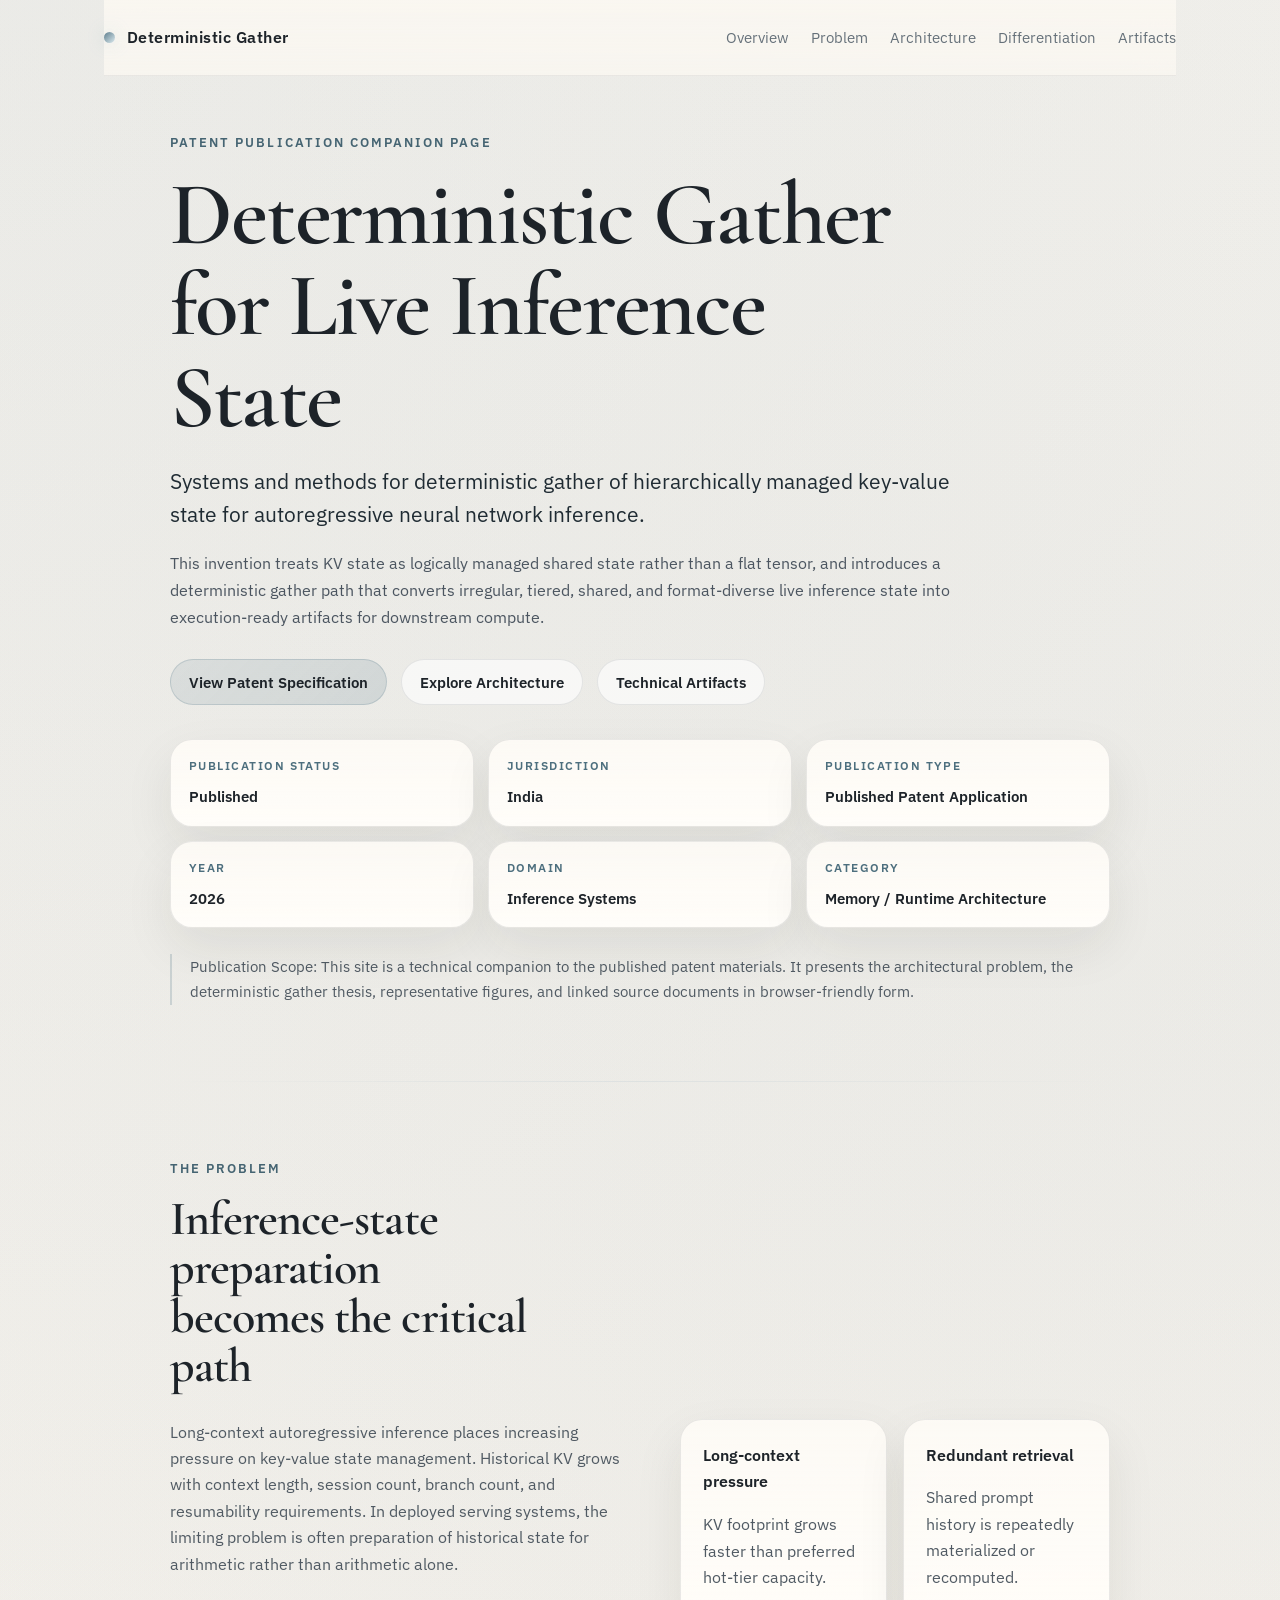
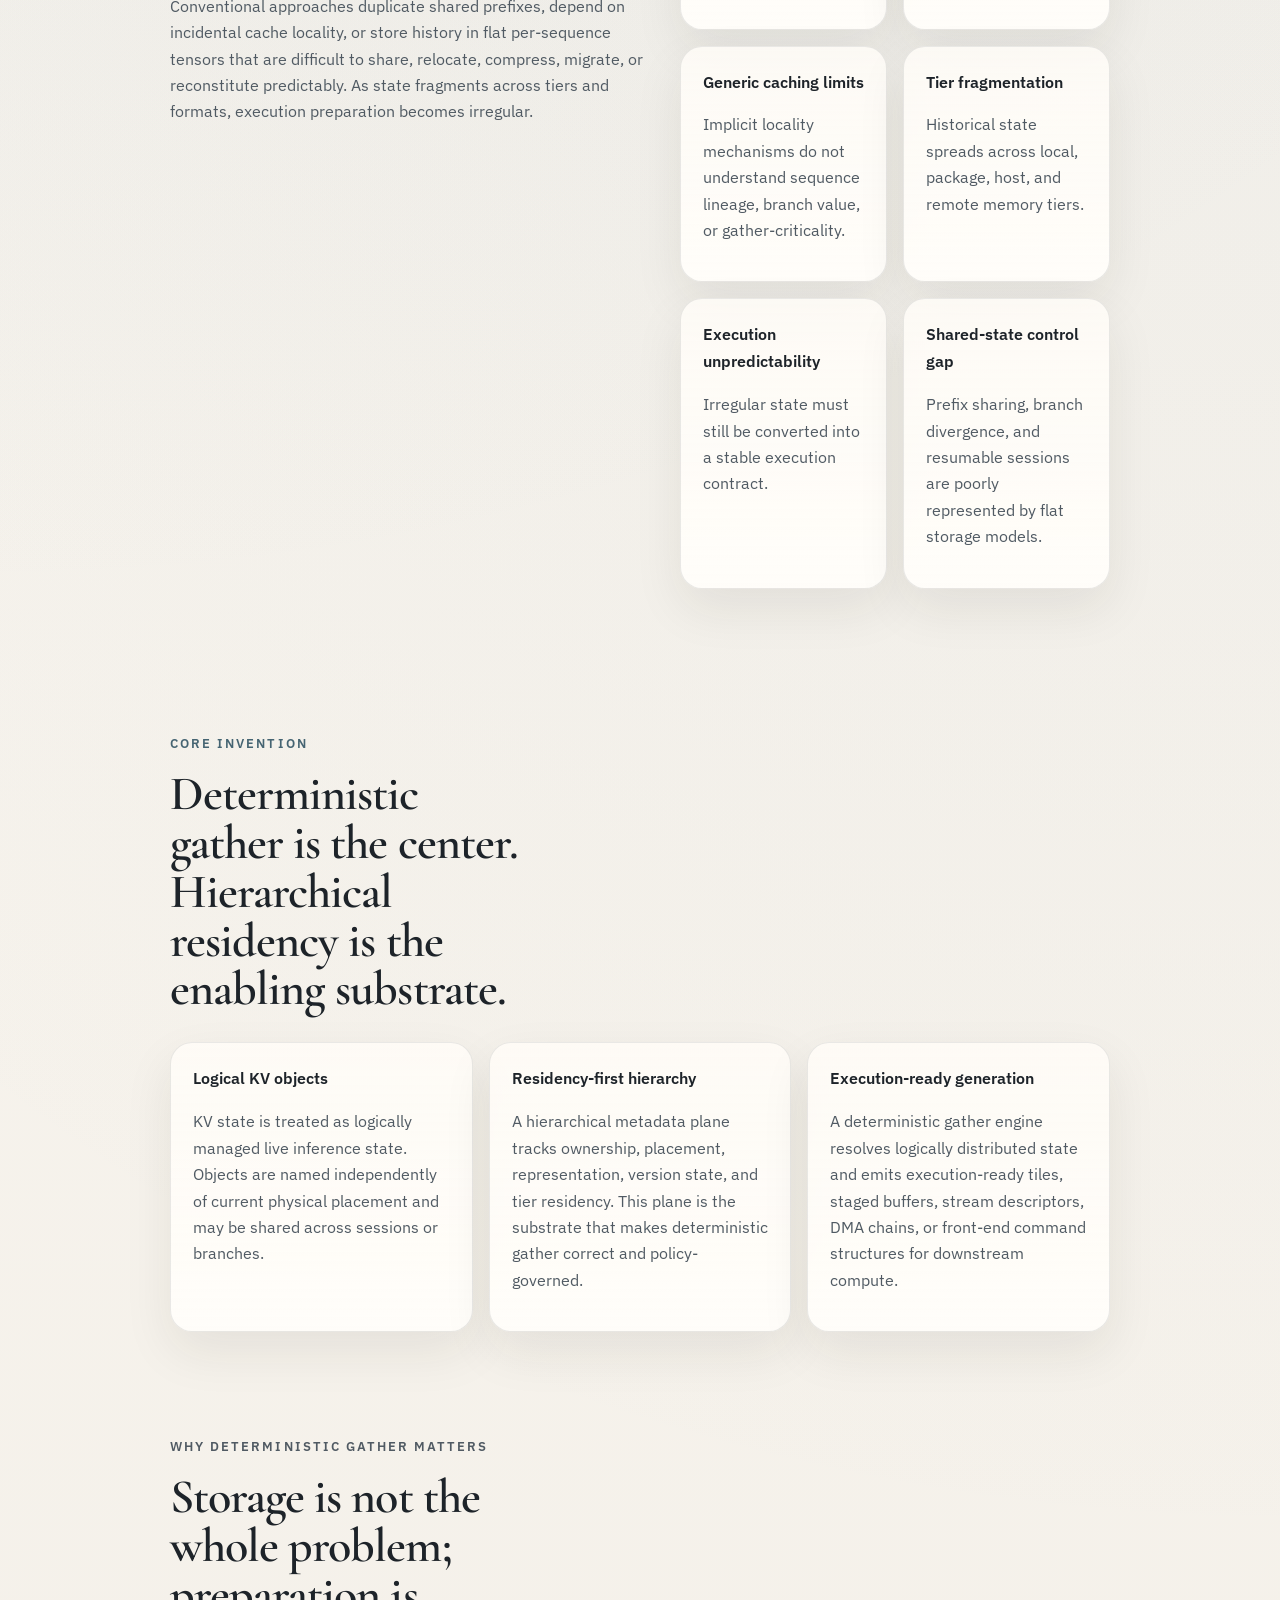
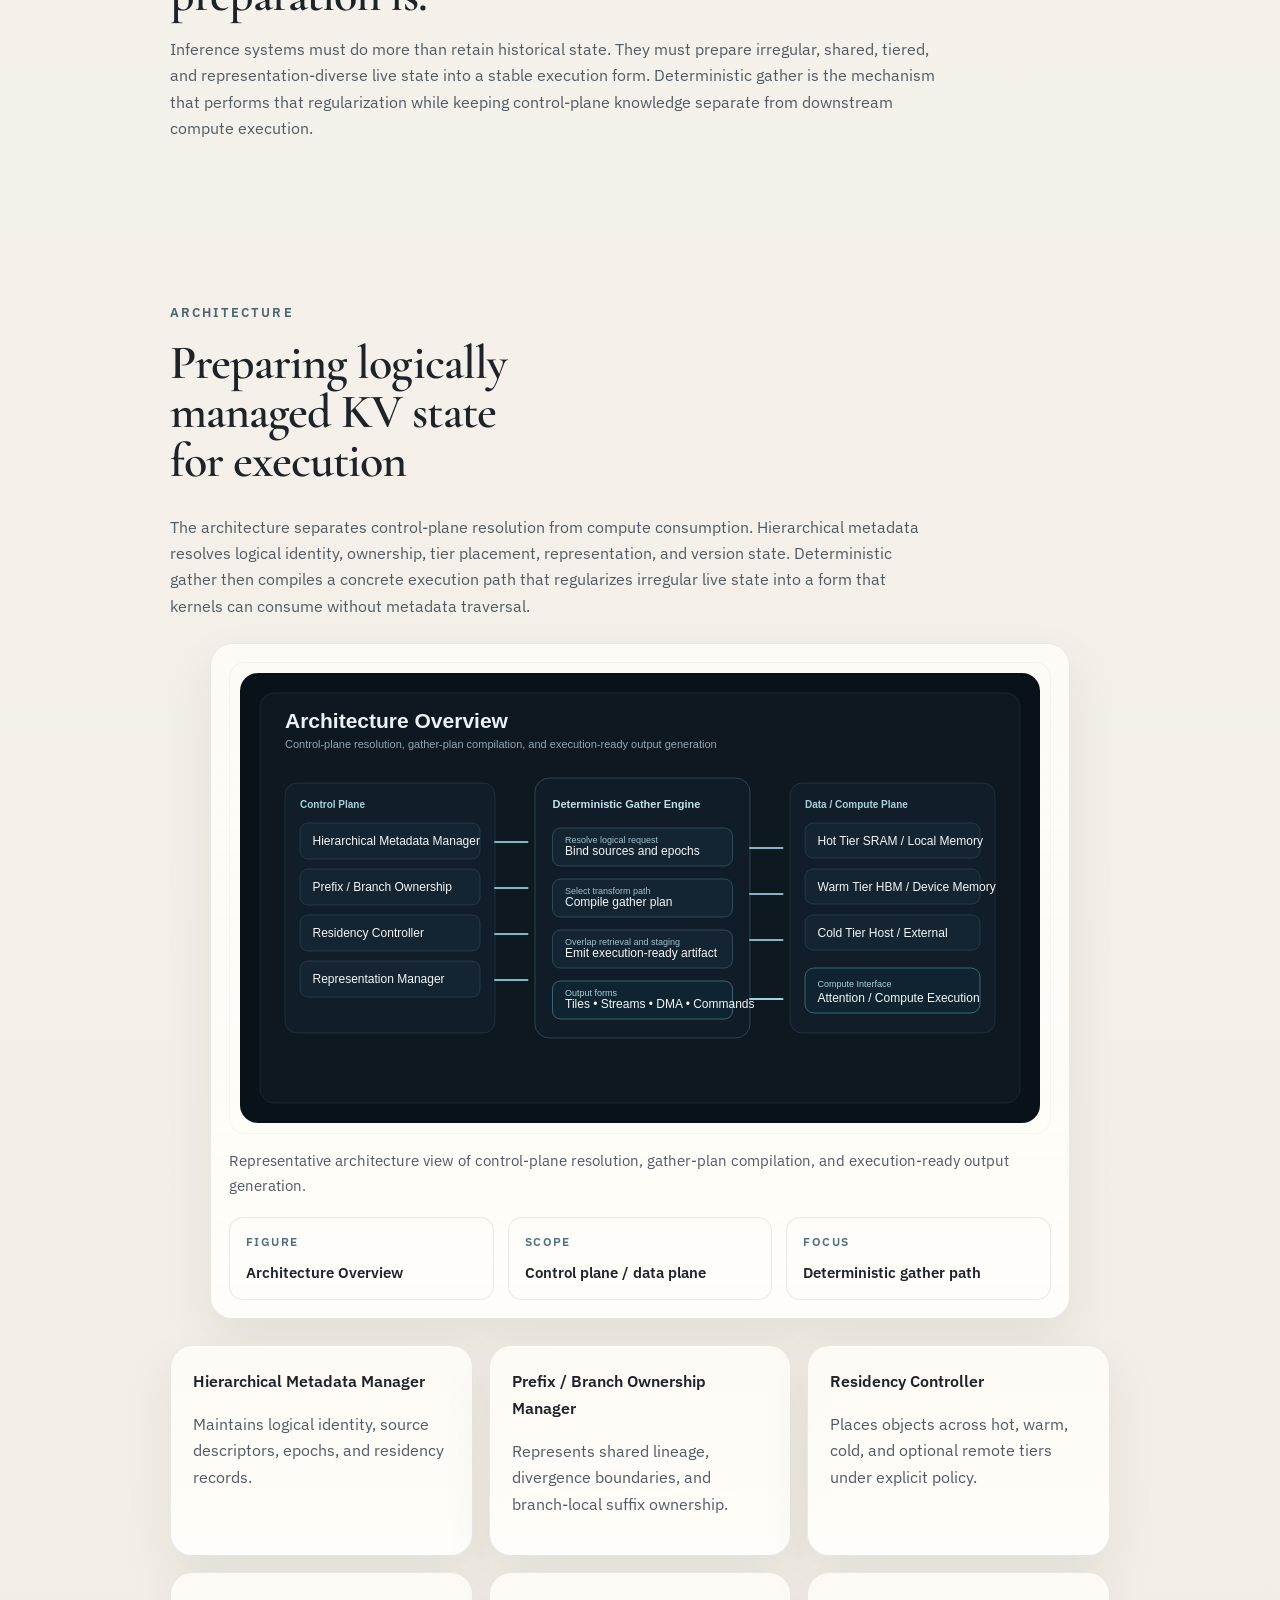
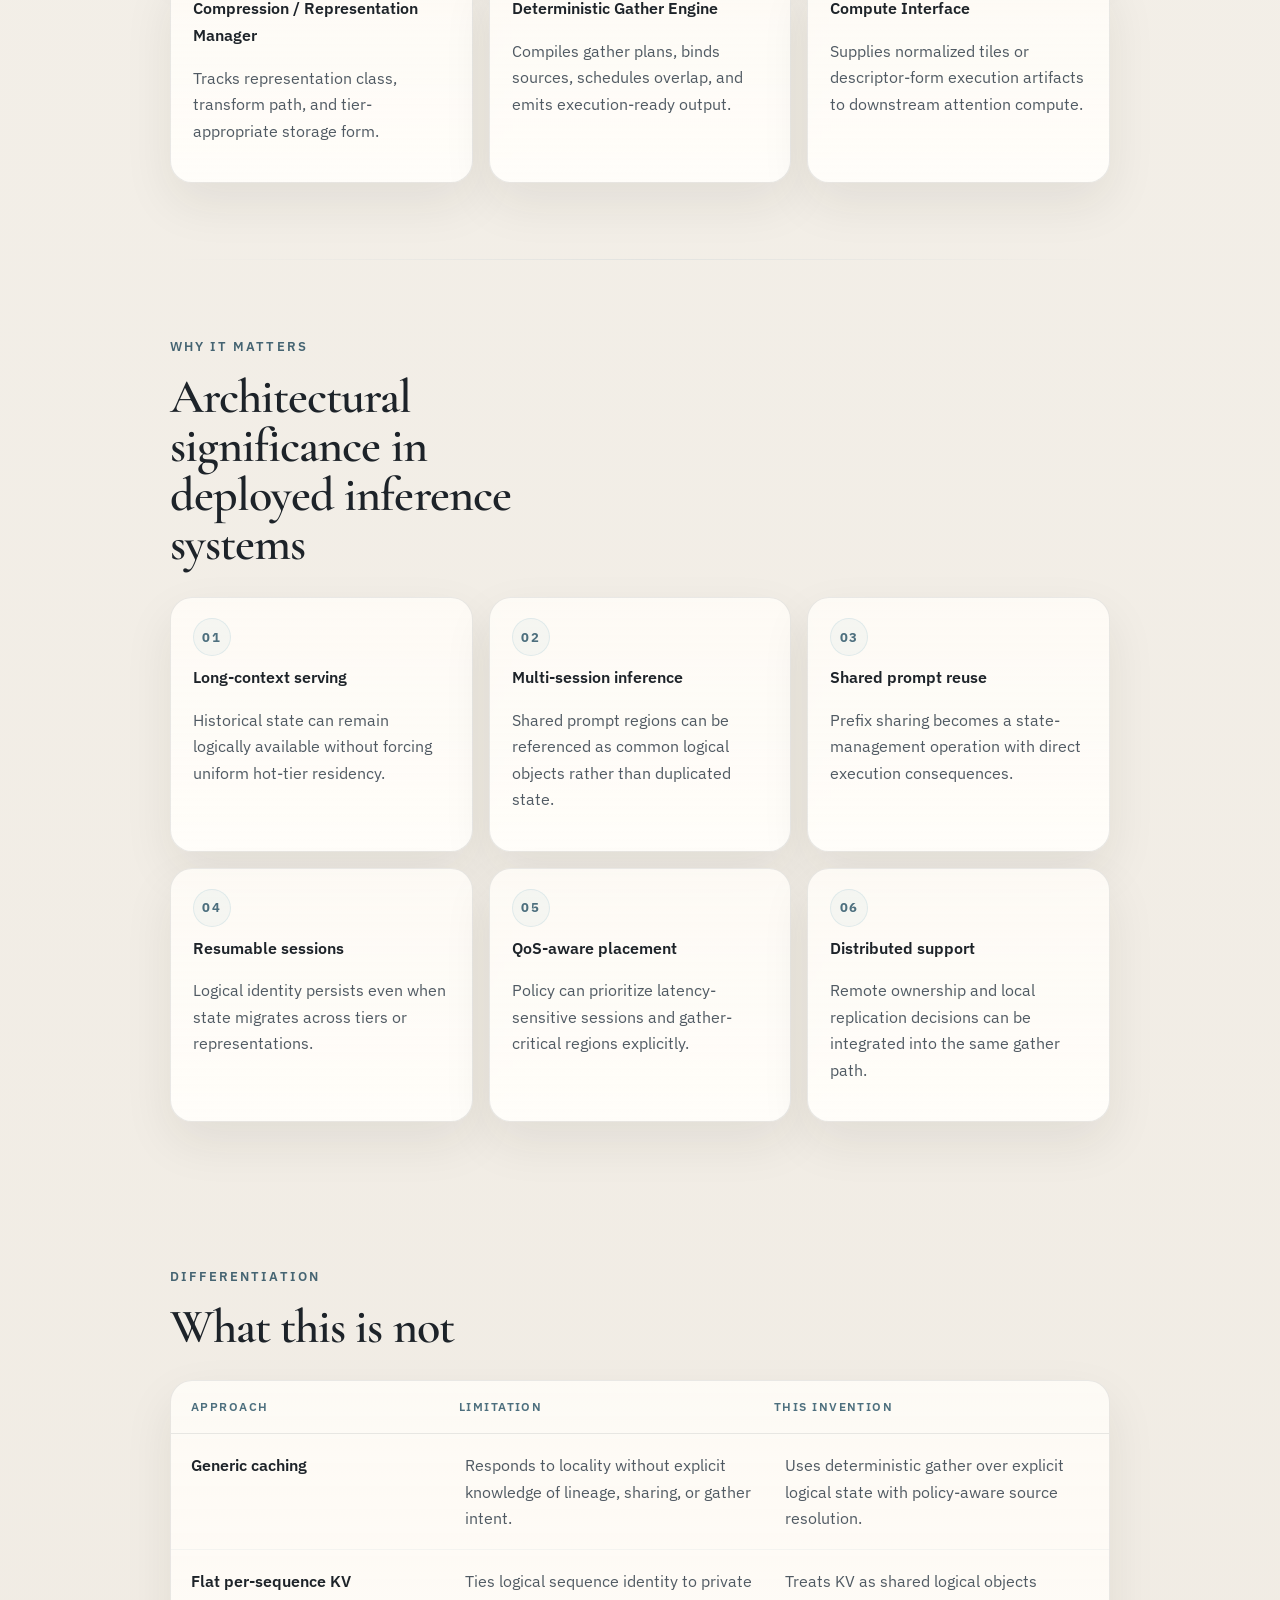
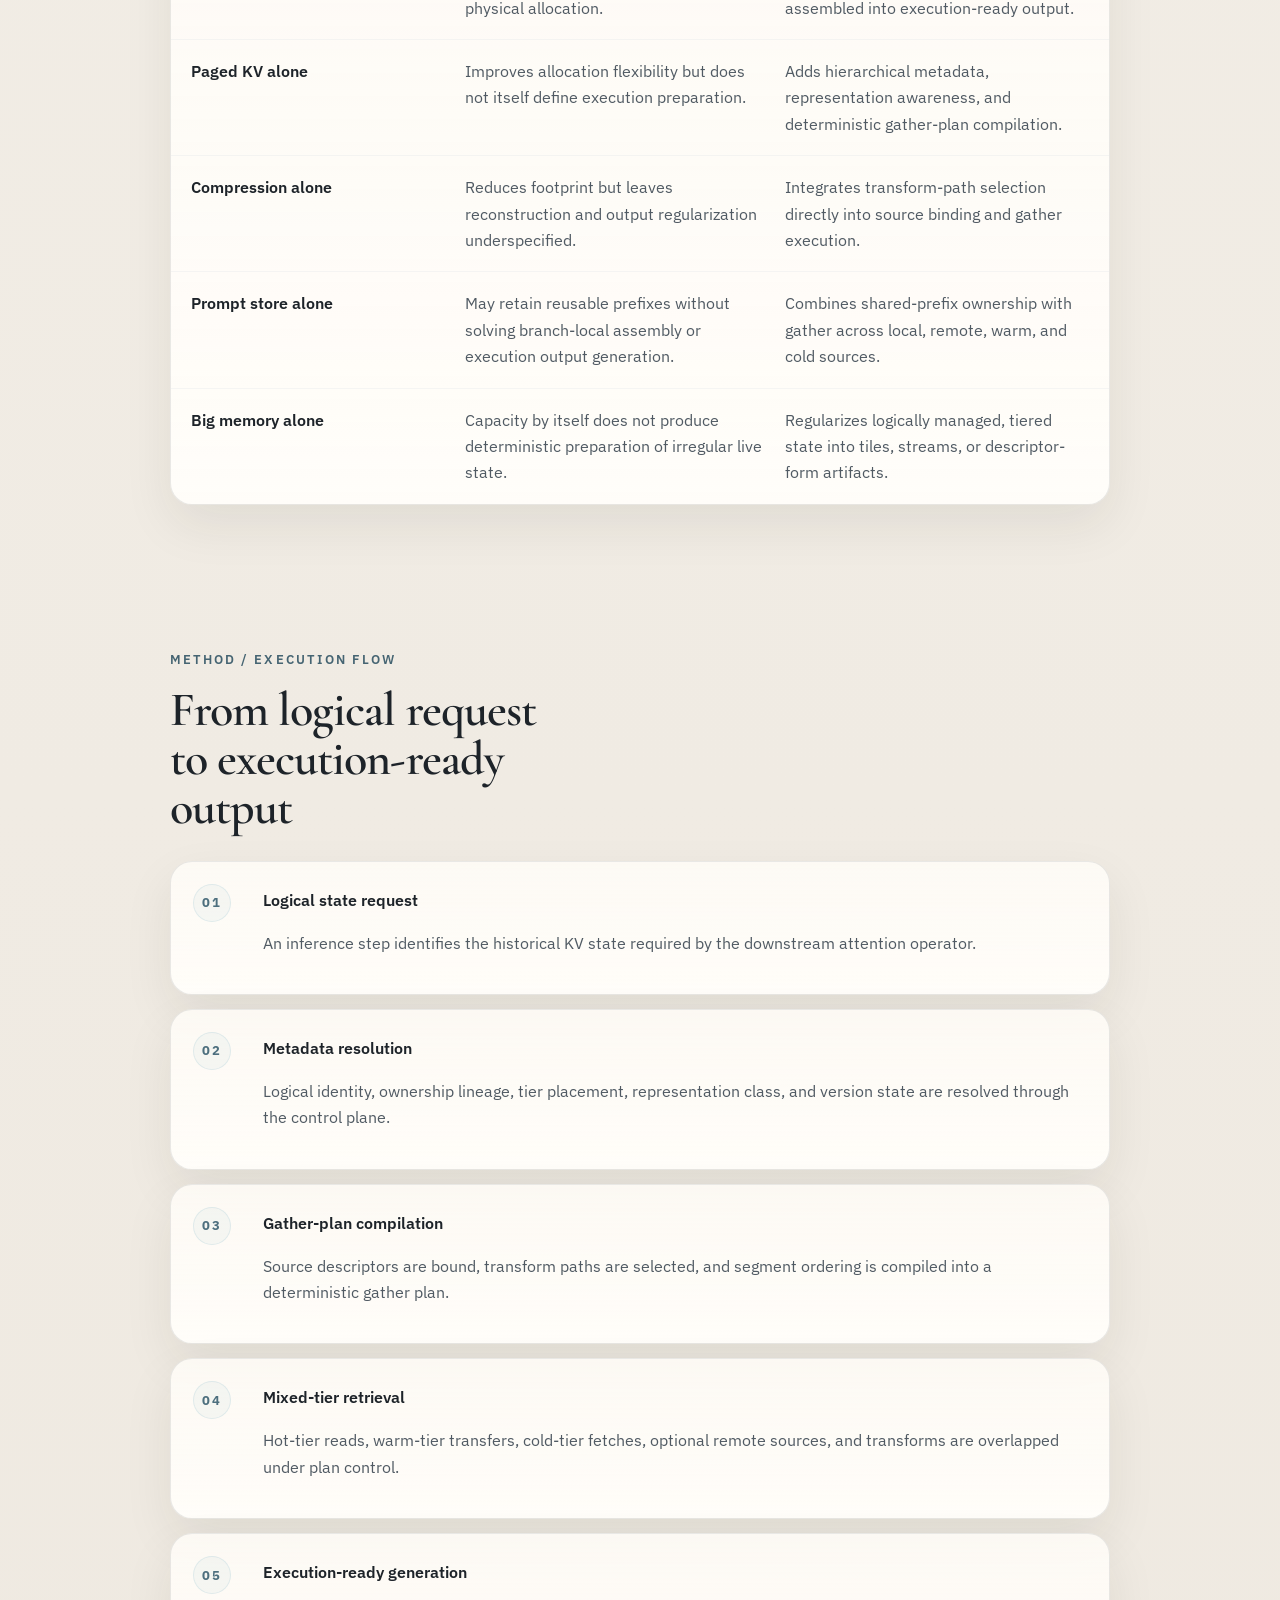
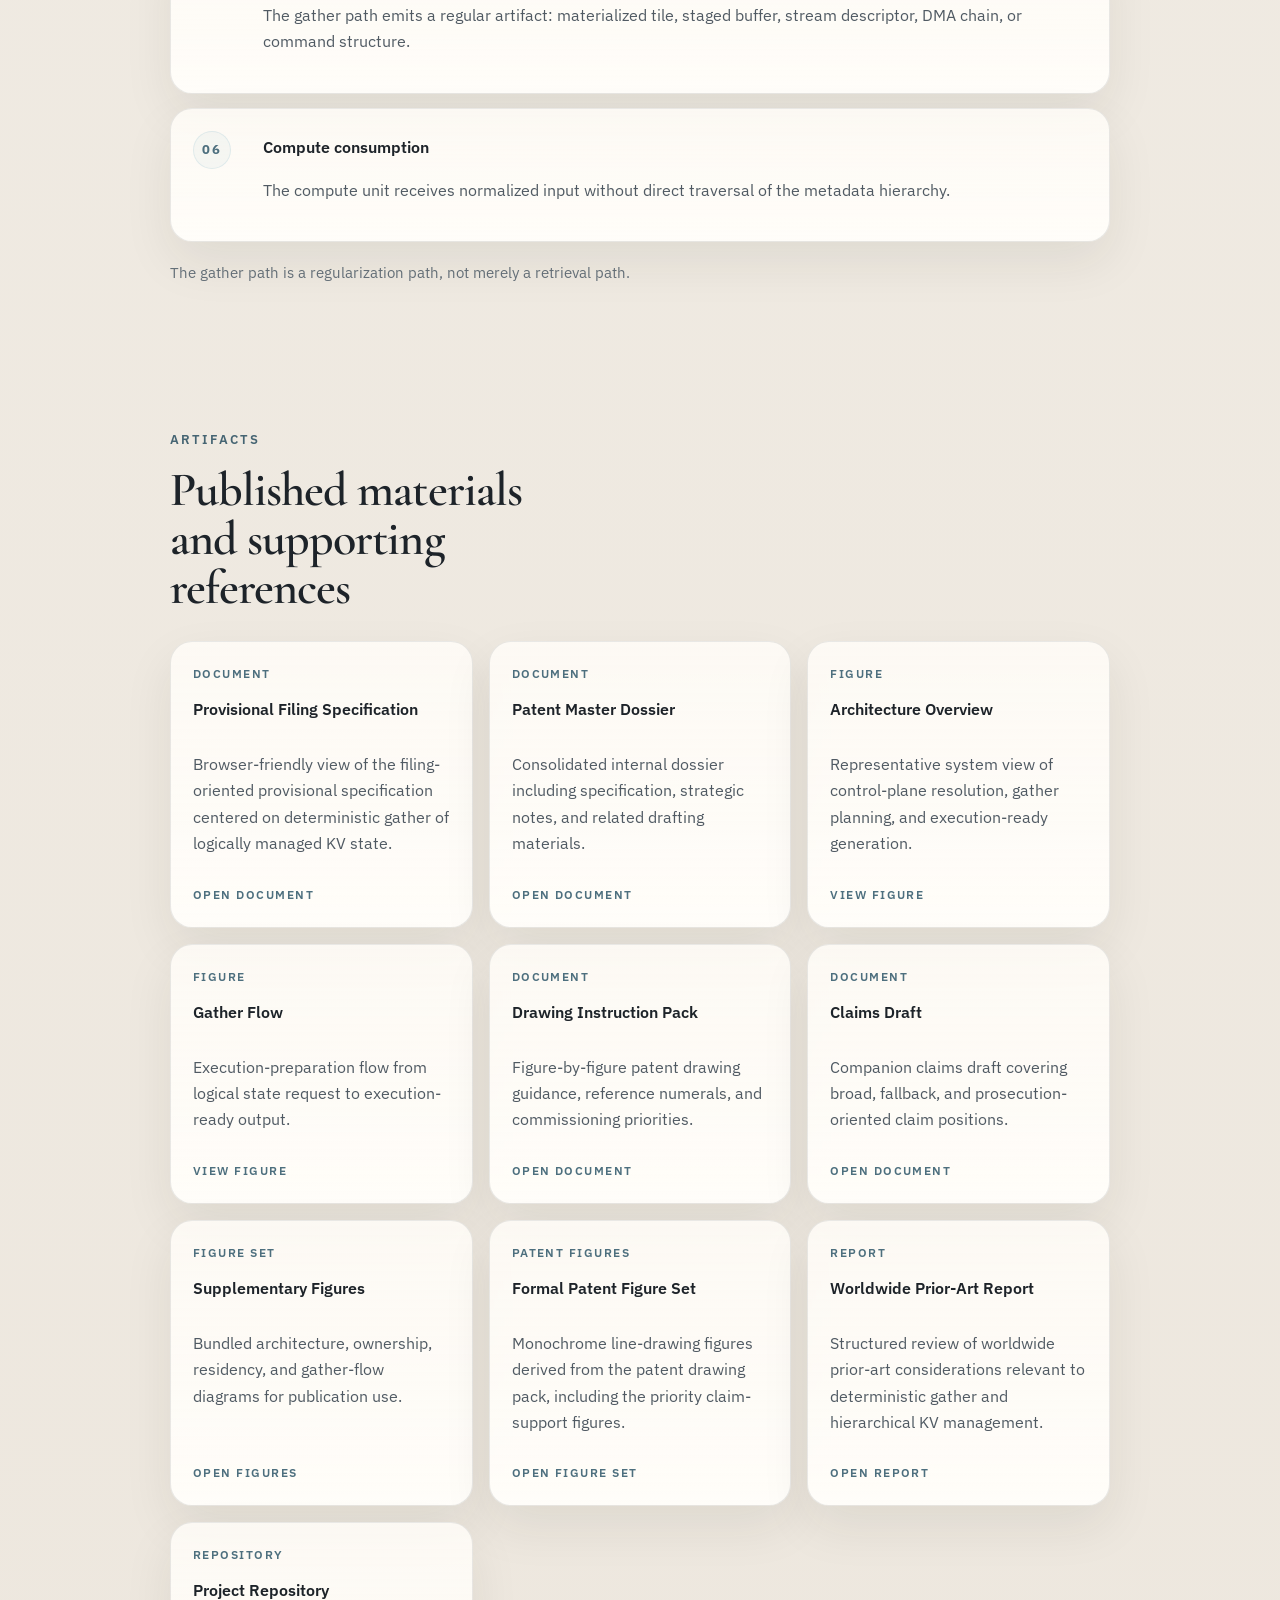
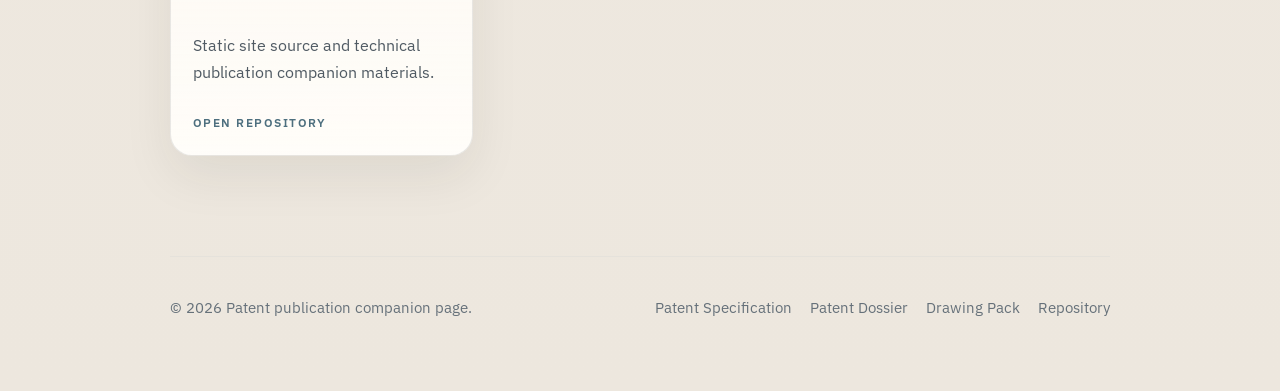
<file: index.html>
<!DOCTYPE html>
<html lang="en">
<head>
  <meta charset="UTF-8">
  <meta name="viewport" content="width=device-width, initial-scale=1.0">
  <title>Deterministic Gather of Hierarchically Managed Key-Value State</title>
  <meta name="description" content="A publication-grade patent companion page for deterministic gather over logically managed live inference state.">
  <meta name="robots" content="index, follow">
  <link rel="canonical" href="https://manishklach.github.io/deterministic-gather-patent-site/">
  <meta property="og:type" content="website">
  <meta property="og:title" content="Deterministic Gather of Hierarchically Managed Key-Value State">
  <meta property="og:description" content="A technically grounded publication companion page for a systems architecture patent centered on deterministic gather over live inference state.">
  <meta property="og:url" content="https://manishklach.github.io/deterministic-gather-patent-site/">
  <meta property="og:image" content="https://manishklach.github.io/deterministic-gather-patent-site/assets/architecture-overview.svg">
  <meta name="twitter:card" content="summary_large_image">
  <meta name="twitter:title" content="Deterministic Gather of Hierarchically Managed Key-Value State">
  <meta name="twitter:description" content="A publication-grade patent companion page for deterministic gather over logically managed live inference state.">
  <meta name="twitter:image" content="https://manishklach.github.io/deterministic-gather-patent-site/assets/architecture-overview.svg">
  <link rel="icon" type="image/svg+xml" href="./assets/favicon.svg">
  <link rel="preconnect" href="https://fonts.googleapis.com">
  <link rel="preconnect" href="https://fonts.gstatic.com" crossorigin>
  <link href="https://fonts.googleapis.com/css2?family=IBM+Plex+Sans:wght@400;500;600;700&family=Cormorant+Garamond:wght@500;600&display=swap" rel="stylesheet">
  <link rel="stylesheet" href="./styles.css">
</head>
<body>
  <div class="site-shell">
    <header class="topbar" id="top">
      <a class="brand" href="#overview" aria-label="Patent page home">
        <span class="brand-mark"></span>
        <span class="brand-text">Deterministic Gather</span>
      </a>

      <nav class="nav" aria-label="Primary">
        <a href="#overview">Overview</a>
        <a href="#problem">Problem</a>
        <a href="#architecture">Architecture</a>
        <a href="#differentiation">Differentiation</a>
        <a href="#artifacts">Artifacts</a>
      </nav>
    </header>

    <main class="page">
      <section class="hero section" id="overview">
        <p class="eyebrow">Patent Publication Companion Page</p>
        <h1>Deterministic Gather<br>for Live Inference State</h1>
        <p class="hero-subtitle">
          Systems and methods for deterministic gather of hierarchically managed key-value state for autoregressive neural network inference.
        </p>
        <p class="hero-thesis">
          This invention treats KV state as logically managed shared state rather than a flat tensor, and introduces a deterministic gather path that converts irregular, tiered, shared, and format-diverse live inference state into execution-ready artifacts for downstream compute.
        </p>

        <div class="hero-actions">
          <a class="button button-primary" href="./india_provisional_filing_master.html" target="_blank" rel="noopener">View Patent Specification</a>
          <a class="button button-secondary" href="#architecture">Explore Architecture</a>
          <a class="button button-secondary" href="#artifacts">Technical Artifacts</a>
        </div>

        <div class="metadata-strip" aria-label="Publication metadata">
          <div class="metadata-item">
            <span>Publication Status</span>
            <strong>Published</strong>
          </div>
          <div class="metadata-item">
            <span>Jurisdiction</span>
            <strong>India</strong>
          </div>
          <div class="metadata-item">
            <span>Publication Type</span>
            <strong>Published Patent Application</strong>
          </div>
          <div class="metadata-item">
            <span>Year</span>
            <strong>2026</strong>
          </div>
          <div class="metadata-item">
            <span>Domain</span>
            <strong>Inference Systems</strong>
          </div>
          <div class="metadata-item">
            <span>Category</span>
            <strong>Memory / Runtime Architecture</strong>
          </div>
        </div>

        <p class="scope-note">
          Publication Scope: This site is a technical companion to the published patent materials. It presents the architectural problem, the deterministic gather thesis, representative figures, and linked source documents in browser-friendly form.
        </p>
      </section>

      <div class="section-rule" aria-hidden="true"></div>

      <section class="section" id="problem">
        <div class="section-heading">
          <p class="eyebrow">The Problem</p>
          <h2>Inference-state preparation becomes the critical path</h2>
        </div>
        <div class="narrative-grid">
          <div class="section-copy">
            <p>
              Long-context autoregressive inference places increasing pressure on key-value state management. Historical KV grows with context length, session count, branch count, and resumability requirements. In deployed serving systems, the limiting problem is often preparation of historical state for arithmetic rather than arithmetic alone.
            </p>
            <p>
              Conventional approaches duplicate shared prefixes, depend on incidental cache locality, or store history in flat per-sequence tensors that are difficult to share, relocate, compress, migrate, or reconstitute predictably. As state fragments across tiers and formats, execution preparation becomes irregular.
            </p>
          </div>
          <div class="issue-list">
            <article class="issue-item">
              <h3>Long-context pressure</h3>
              <p>KV footprint grows faster than preferred hot-tier capacity.</p>
            </article>
            <article class="issue-item">
              <h3>Redundant retrieval</h3>
              <p>Shared prompt history is repeatedly materialized or recomputed.</p>
            </article>
            <article class="issue-item">
              <h3>Generic caching limits</h3>
              <p>Implicit locality mechanisms do not understand sequence lineage, branch value, or gather-criticality.</p>
            </article>
            <article class="issue-item">
              <h3>Tier fragmentation</h3>
              <p>Historical state spreads across local, package, host, and remote memory tiers.</p>
            </article>
            <article class="issue-item">
              <h3>Execution unpredictability</h3>
              <p>Irregular state must still be converted into a stable execution contract.</p>
            </article>
            <article class="issue-item">
              <h3>Shared-state control gap</h3>
              <p>Prefix sharing, branch divergence, and resumable sessions are poorly represented by flat storage models.</p>
            </article>
          </div>
        </div>
      </section>

      <section class="section" id="core-invention">
        <div class="section-heading">
          <p class="eyebrow">Core Invention</p>
          <h2>Deterministic gather is the center. Hierarchical residency is the enabling substrate.</h2>
        </div>
        <div class="feature-list">
          <article class="feature-item">
            <h3>Logical KV objects</h3>
            <p>KV state is treated as logically managed live inference state. Objects are named independently of current physical placement and may be shared across sessions or branches.</p>
          </article>
          <article class="feature-item">
            <h3>Residency-first hierarchy</h3>
            <p>A hierarchical metadata plane tracks ownership, placement, representation, version state, and tier residency. This plane is the substrate that makes deterministic gather correct and policy-governed.</p>
          </article>
          <article class="feature-item">
            <h3>Execution-ready generation</h3>
            <p>A deterministic gather engine resolves logically distributed state and emits execution-ready tiles, staged buffers, stream descriptors, DMA chains, or front-end command structures for downstream compute.</p>
          </article>
        </div>
      </section>

      <section class="section bridge-section" id="bridge">
        <div class="bridge-block">
          <p class="eyebrow">Why Deterministic Gather Matters</p>
          <h2>Storage is not the whole problem; preparation is.</h2>
          <p>
            Inference systems must do more than retain historical state. They must prepare irregular, shared, tiered, and representation-diverse live state into a stable execution form. Deterministic gather is the mechanism that performs that regularization while keeping control-plane knowledge separate from downstream compute execution.
          </p>
        </div>
      </section>

      <section class="section architecture-section" id="architecture">
        <div class="section-heading">
          <p class="eyebrow">Architecture</p>
          <h2>Preparing logically managed KV state for execution</h2>
        </div>

        <div class="section-copy architecture-intro">
          <p>
            The architecture separates control-plane resolution from compute consumption. Hierarchical metadata resolves logical identity, ownership, tier placement, representation, and version state. Deterministic gather then compiles a concrete execution path that regularizes irregular live state into a form that kernels can consume without metadata traversal.
          </p>
        </div>

        <figure class="figure-frame">
          <div class="figure-stage">
            <img src="./assets/architecture-overview.svg" alt="Architecture overview diagram for deterministic gather and hierarchical KV management">
          </div>
          <figcaption class="figure-caption">
            Representative architecture view of control-plane resolution, gather-plan compilation, and execution-ready output generation.
          </figcaption>
          <div class="figure-meta" aria-label="Figure metadata">
            <div><span>Figure</span><strong>Architecture Overview</strong></div>
            <div><span>Scope</span><strong>Control plane / data plane</strong></div>
            <div><span>Focus</span><strong>Deterministic gather path</strong></div>
          </div>
        </figure>

        <div class="systems-grid">
          <article class="system-item">
            <h3>Hierarchical Metadata Manager</h3>
            <p>Maintains logical identity, source descriptors, epochs, and residency records.</p>
          </article>
          <article class="system-item">
            <h3>Prefix / Branch Ownership Manager</h3>
            <p>Represents shared lineage, divergence boundaries, and branch-local suffix ownership.</p>
          </article>
          <article class="system-item">
            <h3>Residency Controller</h3>
            <p>Places objects across hot, warm, cold, and optional remote tiers under explicit policy.</p>
          </article>
          <article class="system-item">
            <h3>Compression / Representation Manager</h3>
            <p>Tracks representation class, transform path, and tier-appropriate storage form.</p>
          </article>
          <article class="system-item">
            <h3>Deterministic Gather Engine</h3>
            <p>Compiles gather plans, binds sources, schedules overlap, and emits execution-ready output.</p>
          </article>
          <article class="system-item">
            <h3>Compute Interface</h3>
            <p>Supplies normalized tiles or descriptor-form execution artifacts to downstream attention compute.</p>
          </article>
        </div>
      </section>

      <div class="section-rule" aria-hidden="true"></div>

      <section class="section" id="why-it-matters">
        <div class="section-heading">
          <p class="eyebrow">Why It Matters</p>
          <h2>Architectural significance in deployed inference systems</h2>
        </div>

        <div class="reason-grid">
          <article class="reason-item">
            <span class="reason-index">01</span>
            <h3>Long-context serving</h3>
            <p>Historical state can remain logically available without forcing uniform hot-tier residency.</p>
          </article>
          <article class="reason-item">
            <span class="reason-index">02</span>
            <h3>Multi-session inference</h3>
            <p>Shared prompt regions can be referenced as common logical objects rather than duplicated state.</p>
          </article>
          <article class="reason-item">
            <span class="reason-index">03</span>
            <h3>Shared prompt reuse</h3>
            <p>Prefix sharing becomes a state-management operation with direct execution consequences.</p>
          </article>
          <article class="reason-item">
            <span class="reason-index">04</span>
            <h3>Resumable sessions</h3>
            <p>Logical identity persists even when state migrates across tiers or representations.</p>
          </article>
          <article class="reason-item">
            <span class="reason-index">05</span>
            <h3>QoS-aware placement</h3>
            <p>Policy can prioritize latency-sensitive sessions and gather-critical regions explicitly.</p>
          </article>
          <article class="reason-item">
            <span class="reason-index">06</span>
            <h3>Distributed support</h3>
            <p>Remote ownership and local replication decisions can be integrated into the same gather path.</p>
          </article>
        </div>
      </section>

      <section class="section" id="differentiation">
        <div class="section-heading">
          <p class="eyebrow">Differentiation</p>
          <h2>What this is not</h2>
        </div>

        <div class="comparison-table">
          <div class="comparison-head">
            <div>Approach</div>
            <div>Limitation</div>
            <div>This invention</div>
          </div>
          <div class="comparison-row">
            <div class="comparison-label">Generic caching</div>
            <div>Responds to locality without explicit knowledge of lineage, sharing, or gather intent.</div>
            <div>Uses deterministic gather over explicit logical state with policy-aware source resolution.</div>
          </div>
          <div class="comparison-row">
            <div class="comparison-label">Flat per-sequence KV</div>
            <div>Ties logical sequence identity to private physical allocation.</div>
            <div>Treats KV as shared logical objects assembled into execution-ready output.</div>
          </div>
          <div class="comparison-row">
            <div class="comparison-label">Paged KV alone</div>
            <div>Improves allocation flexibility but does not itself define execution preparation.</div>
            <div>Adds hierarchical metadata, representation awareness, and deterministic gather-plan compilation.</div>
          </div>
          <div class="comparison-row">
            <div class="comparison-label">Compression alone</div>
            <div>Reduces footprint but leaves reconstruction and output regularization underspecified.</div>
            <div>Integrates transform-path selection directly into source binding and gather execution.</div>
          </div>
          <div class="comparison-row">
            <div class="comparison-label">Prompt store alone</div>
            <div>May retain reusable prefixes without solving branch-local assembly or execution output generation.</div>
            <div>Combines shared-prefix ownership with gather across local, remote, warm, and cold sources.</div>
          </div>
          <div class="comparison-row">
            <div class="comparison-label">Big memory alone</div>
            <div>Capacity by itself does not produce deterministic preparation of irregular live state.</div>
            <div>Regularizes logically managed, tiered state into tiles, streams, or descriptor-form artifacts.</div>
          </div>
        </div>
      </section>

      <section class="section" id="method">
        <div class="section-heading">
          <p class="eyebrow">Method / Execution Flow</p>
          <h2>From logical request to execution-ready output</h2>
        </div>

        <div class="flow-list">
          <article class="flow-step">
            <span class="flow-index">01</span>
            <div>
              <h3>Logical state request</h3>
              <p>An inference step identifies the historical KV state required by the downstream attention operator.</p>
            </div>
          </article>
          <article class="flow-step">
            <span class="flow-index">02</span>
            <div>
              <h3>Metadata resolution</h3>
              <p>Logical identity, ownership lineage, tier placement, representation class, and version state are resolved through the control plane.</p>
            </div>
          </article>
          <article class="flow-step">
            <span class="flow-index">03</span>
            <div>
              <h3>Gather-plan compilation</h3>
              <p>Source descriptors are bound, transform paths are selected, and segment ordering is compiled into a deterministic gather plan.</p>
            </div>
          </article>
          <article class="flow-step">
            <span class="flow-index">04</span>
            <div>
              <h3>Mixed-tier retrieval</h3>
              <p>Hot-tier reads, warm-tier transfers, cold-tier fetches, optional remote sources, and transforms are overlapped under plan control.</p>
            </div>
          </article>
          <article class="flow-step">
            <span class="flow-index">05</span>
            <div>
              <h3>Execution-ready generation</h3>
              <p>The gather path emits a regular artifact: materialized tile, staged buffer, stream descriptor, DMA chain, or command structure.</p>
            </div>
          </article>
          <article class="flow-step">
            <span class="flow-index">06</span>
            <div>
              <h3>Compute consumption</h3>
              <p>The compute unit receives normalized input without direct traversal of the metadata hierarchy.</p>
            </div>
          </article>
        </div>

        <p class="flow-caption">The gather path is a regularization path, not merely a retrieval path.</p>
      </section>

      <section class="section" id="artifacts">
        <div class="section-heading">
          <p class="eyebrow">Artifacts</p>
          <h2>Published materials and supporting references</h2>
        </div>

        <div class="artifact-grid">
          <a class="artifact-card" href="./india_provisional_filing_master.html" target="_blank" rel="noopener">
            <span class="artifact-type">Document</span>
            <h3>Provisional Filing Specification</h3>
            <p>Browser-friendly view of the filing-oriented provisional specification centered on deterministic gather of logically managed KV state.</p>
            <span class="artifact-action">Open document</span>
          </a>
          <a class="artifact-card" href="./patent_master_dossier.html" target="_blank" rel="noopener">
            <span class="artifact-type">Document</span>
            <h3>Patent Master Dossier</h3>
            <p>Consolidated internal dossier including specification, strategic notes, and related drafting materials.</p>
            <span class="artifact-action">Open document</span>
          </a>
          <a class="artifact-card" href="./assets/architecture-overview.svg" target="_blank" rel="noopener">
            <span class="artifact-type">Figure</span>
            <h3>Architecture Overview</h3>
            <p>Representative system view of control-plane resolution, gather planning, and execution-ready generation.</p>
            <span class="artifact-action">View figure</span>
          </a>
          <a class="artifact-card" href="./assets/gather-flow.svg" target="_blank" rel="noopener">
            <span class="artifact-type">Figure</span>
            <h3>Gather Flow</h3>
            <p>Execution-preparation flow from logical state request to execution-ready output.</p>
            <span class="artifact-action">View figure</span>
          </a>
          <a class="artifact-card" href="./patent_drawing_instruction_pack.html" target="_blank" rel="noopener">
            <span class="artifact-type">Document</span>
            <h3>Drawing Instruction Pack</h3>
            <p>Figure-by-figure patent drawing guidance, reference numerals, and commissioning priorities.</p>
            <span class="artifact-action">Open document</span>
          </a>
          <a class="artifact-card" href="./complete_spec_claims_draft.html" target="_blank" rel="noopener">
            <span class="artifact-type">Document</span>
            <h3>Claims Draft</h3>
            <p>Companion claims draft covering broad, fallback, and prosecution-oriented claim positions.</p>
            <span class="artifact-action">Open document</span>
          </a>
          <a class="artifact-card" href="./assets/figures/index.html" target="_blank" rel="noopener">
            <span class="artifact-type">Figure Set</span>
            <h3>Supplementary Figures</h3>
            <p>Bundled architecture, ownership, residency, and gather-flow diagrams for publication use.</p>
            <span class="artifact-action">Open figures</span>
          </a>
          <a class="artifact-card" href="./assets/patent-figures/index.html" target="_blank" rel="noopener">
            <span class="artifact-type">Patent Figures</span>
            <h3>Formal Patent Figure Set</h3>
            <p>Monochrome line-drawing figures derived from the patent drawing pack, including the priority claim-support figures.</p>
            <span class="artifact-action">Open figure set</span>
          </a>
          <a class="artifact-card" href="./worldwide_prior_art_report.html" target="_blank" rel="noopener">
            <span class="artifact-type">Report</span>
            <h3>Worldwide Prior-Art Report</h3>
            <p>Structured review of worldwide prior-art considerations relevant to deterministic gather and hierarchical KV management.</p>
            <span class="artifact-action">Open report</span>
          </a>
          <a class="artifact-card" href="https://github.com/manishklach/deterministic-gather-patent-site" target="_blank" rel="noopener">
            <span class="artifact-type">Repository</span>
            <h3>Project Repository</h3>
            <p>Static site source and technical publication companion materials.</p>
            <span class="artifact-action">Open repository</span>
          </a>
        </div>
      </section>
    </main>

    <footer class="footer">
      <p>&copy; <span id="year">2026</span> Patent publication companion page.</p>
      <div class="footer-links">
        <a href="./india_provisional_filing_master.html" target="_blank" rel="noopener">Patent Specification</a>
        <a href="./patent_master_dossier.html" target="_blank" rel="noopener">Patent Dossier</a>
        <a href="./patent_drawing_instruction_pack.html" target="_blank" rel="noopener">Drawing Pack</a>
        <a href="https://github.com/manishklach/deterministic-gather-patent-site" target="_blank" rel="noopener">Repository</a>
      </div>
    </footer>
  </div>

  <script src="./script.js"></script>
</body>
</html>
</file>
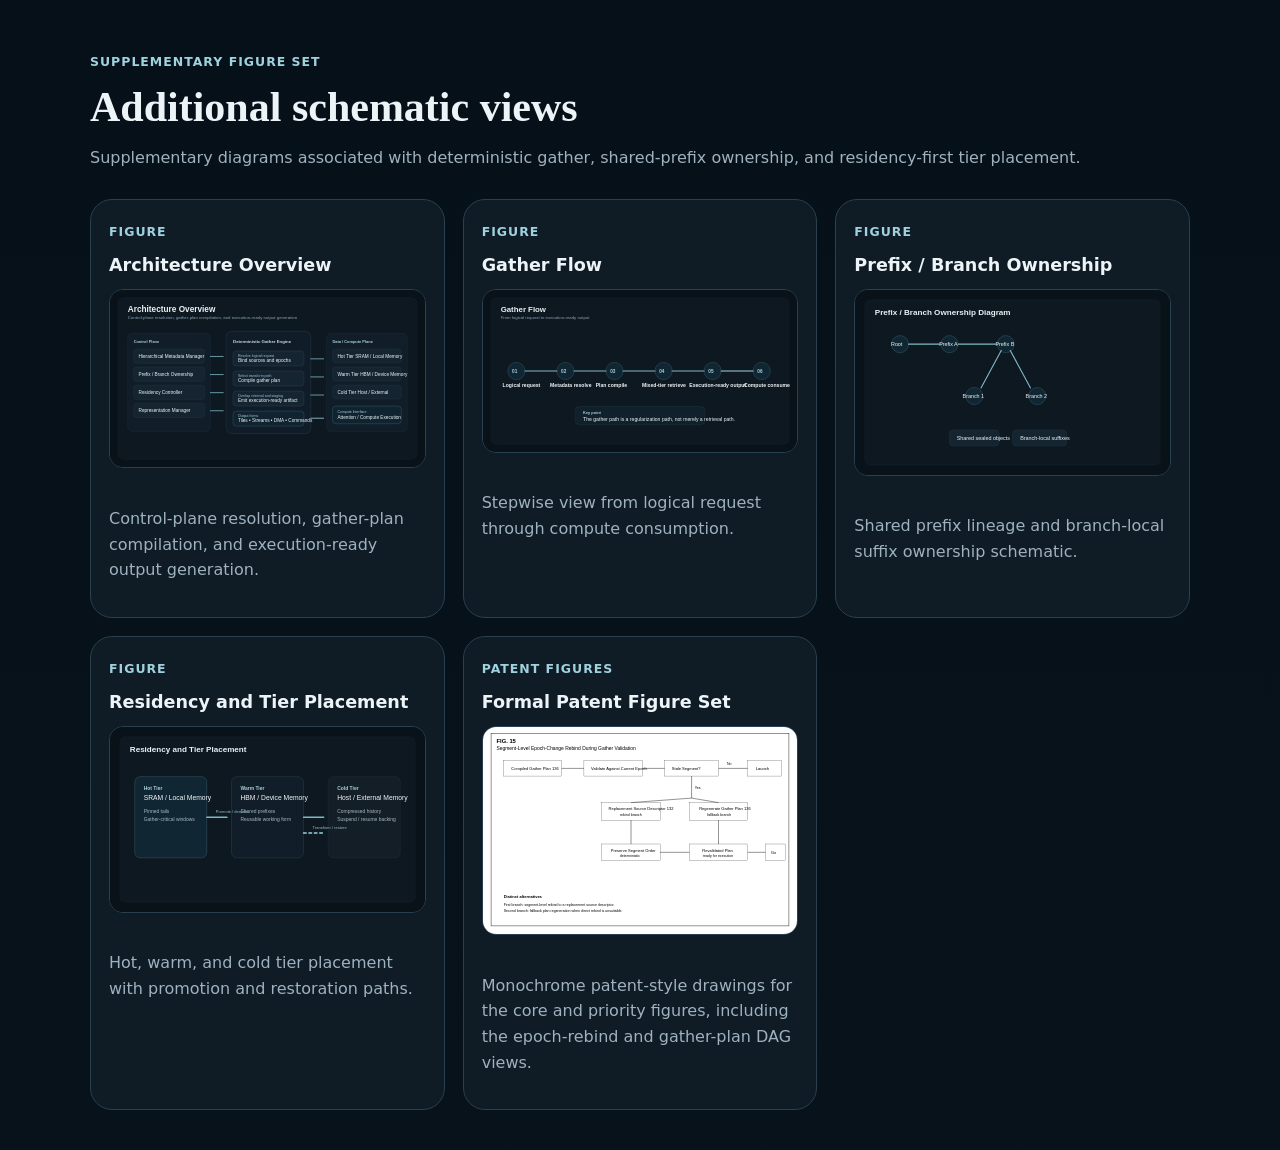
<file: assets/figures/index.html>
<!DOCTYPE html>
<html lang="en">
<head>
  <meta charset="UTF-8">
  <meta name="viewport" content="width=device-width, initial-scale=1.0">
  <title>Supplementary Figures</title>
  <style>
    :root { --bg:#08121a; --panel:#0f1b25; --line:#28404f; --text:#edf4f8; --muted:#9fb2bf; --accent:#9fd1df; }
    *{box-sizing:border-box} body{margin:0;background:linear-gradient(180deg,#061019,#08121a);color:var(--text);font:16px/1.6 "IBM Plex Sans",system-ui,sans-serif;padding:40px 20px}
    .shell{max-width:1100px;margin:0 auto} h1{margin:0 0 10px;font:600 42px/1.05 Georgia,serif} p{color:var(--muted)}
    .grid{display:grid;grid-template-columns:repeat(auto-fit,minmax(280px,1fr));gap:18px;margin-top:28px}
    .card{display:block;padding:18px;border:1px solid var(--line);border-radius:22px;background:var(--panel);text-decoration:none;color:inherit}
    .card img{width:100%;border-radius:14px;border:1px solid var(--line);background:#0b141b;margin-bottom:14px}
    .type{color:var(--accent);font-size:.78rem;font-weight:700;text-transform:uppercase;letter-spacing:.08em}
    h2{margin:8px 0 10px;font-size:1.1rem} a:hover{transform:translateY(-1px)}
  </style>
</head>
<body>
  <div class="shell">
    <p class="type">Supplementary Figure Set</p>
    <h1>Additional schematic views</h1>
    <p>Supplementary diagrams associated with deterministic gather, shared-prefix ownership, and residency-first tier placement.</p>
    <div class="grid">
      <a class="card" href="../architecture-overview.svg">
        <span class="type">Figure</span>
        <h2>Architecture Overview</h2>
        <img src="../architecture-overview.svg" alt="Architecture overview">
        <p>Control-plane resolution, gather-plan compilation, and execution-ready output generation.</p>
      </a>
      <a class="card" href="../gather-flow.svg">
        <span class="type">Figure</span>
        <h2>Gather Flow</h2>
        <img src="../gather-flow.svg" alt="Gather flow">
        <p>Stepwise view from logical request through compute consumption.</p>
      </a>
      <a class="card" href="./prefix-dag.svg">
        <span class="type">Figure</span>
        <h2>Prefix / Branch Ownership</h2>
        <img src="./prefix-dag.svg" alt="Prefix branch ownership diagram">
        <p>Shared prefix lineage and branch-local suffix ownership schematic.</p>
      </a>
      <a class="card" href="./residency-tiers.svg">
        <span class="type">Figure</span>
        <h2>Residency and Tier Placement</h2>
        <img src="./residency-tiers.svg" alt="Residency tiers diagram">
        <p>Hot, warm, and cold tier placement with promotion and restoration paths.</p>
      </a>
      <a class="card" href="../patent-figures/index.html">
        <span class="type">Patent Figures</span>
        <h2>Formal Patent Figure Set</h2>
        <img src="../patent-figures/fig15-epoch-rebind.svg" alt="Patent figure set">
        <p>Monochrome patent-style drawings for the core and priority figures, including the epoch-rebind and gather-plan DAG views.</p>
      </a>
    </div>
  </div>
</body>
</html>
</file>
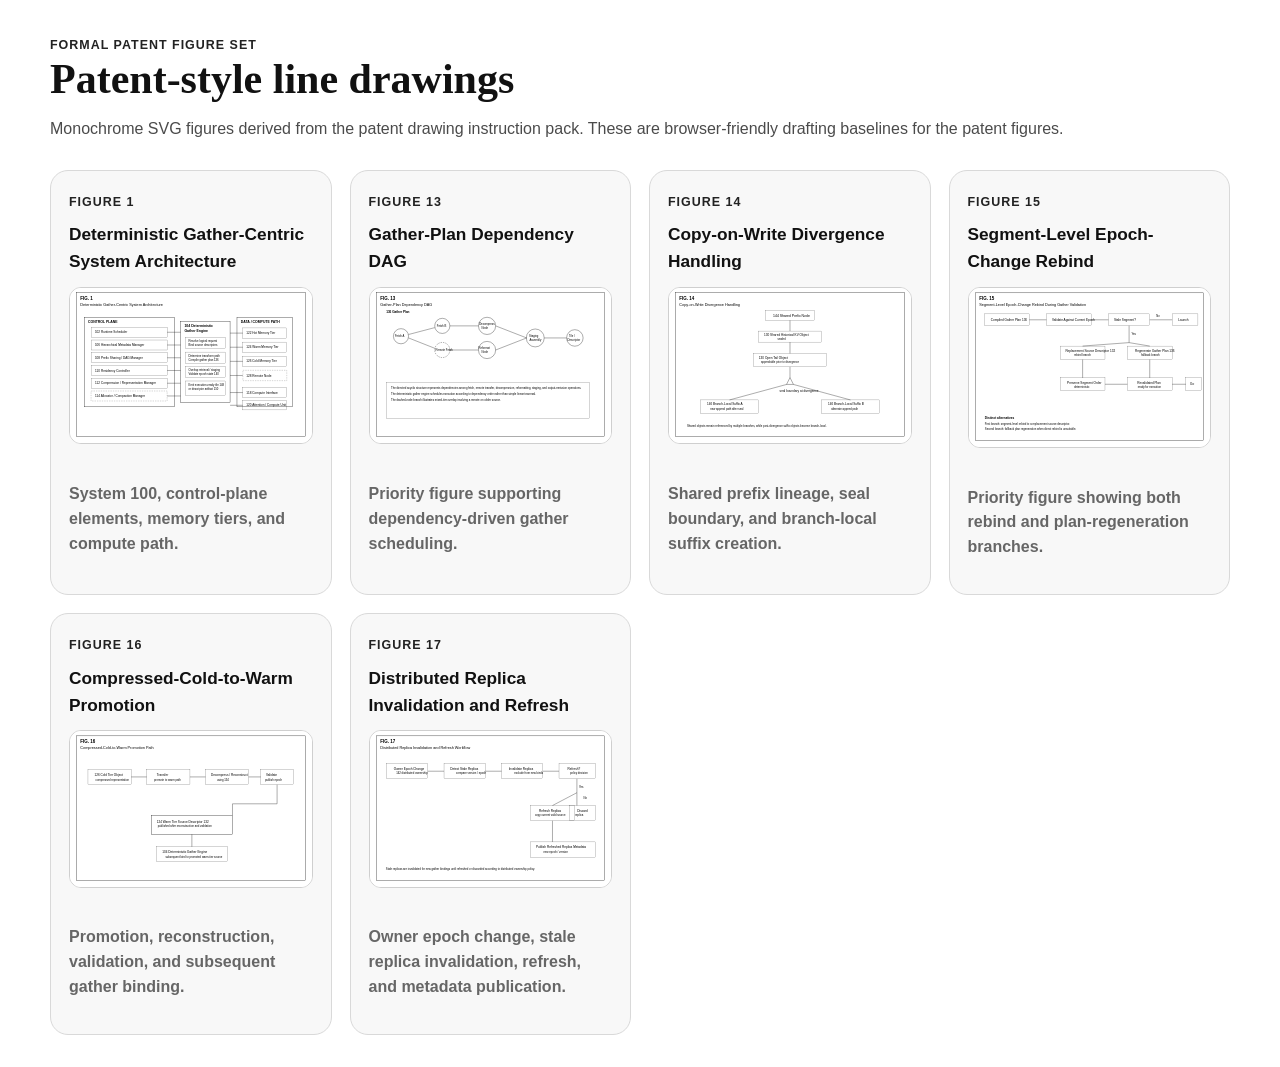
<file: assets/patent-figures/index.html>
<!DOCTYPE html>
<html lang="en">
<head>
  <meta charset="UTF-8">
  <meta name="viewport" content="width=device-width, initial-scale=1.0">
  <title>Patent Figures</title>
  <style>
    :root{--bg:#ffffff;--line:#1a1a1a;--muted:#4b4b4b;--panel:#f8f8f8}
    *{box-sizing:border-box}
    body{margin:0;background:#fff;color:#111;font:16px/1.55 "IBM Plex Sans",Arial,sans-serif;padding:32px 20px}
    .shell{max-width:1180px;margin:0 auto}
    h1{margin:0 0 10px;font:600 42px/1.05 Georgia,serif}
    p{color:var(--muted)}
    .grid{display:grid;grid-template-columns:repeat(auto-fit,minmax(280px,1fr));gap:18px;margin-top:28px}
    .card{display:block;padding:18px;border:1px solid #d9d9d9;border-radius:18px;background:var(--panel);color:inherit;text-decoration:none}
    .card img{width:100%;border:1px solid #cfcfcf;border-radius:12px;background:#fff;margin:12px 0 14px}
    .type{font-size:.78rem;font-weight:700;letter-spacing:.08em;text-transform:uppercase;color:#222}
    .id{color:#666;font-weight:600}
    .card h2{margin:8px 0 0;font-size:1.08rem}
  </style>
</head>
<body>
  <div class="shell">
    <span class="type">Formal Patent Figure Set</span>
    <h1>Patent-style line drawings</h1>
    <p>Monochrome SVG figures derived from the patent drawing instruction pack. These are browser-friendly drafting baselines for the patent figures.</p>
    <div class="grid">
      <a class="card" href="./fig01-system-architecture.svg">
        <span class="type">Figure 1</span>
        <h2>Deterministic Gather-Centric System Architecture</h2>
        <img src="./fig01-system-architecture.svg" alt="Figure 1">
        <p class="id">System 100, control-plane elements, memory tiers, and compute path.</p>
      </a>
      <a class="card" href="./fig13-gather-plan-dag.svg">
        <span class="type">Figure 13</span>
        <h2>Gather-Plan Dependency DAG</h2>
        <img src="./fig13-gather-plan-dag.svg" alt="Figure 13">
        <p class="id">Priority figure supporting dependency-driven gather scheduling.</p>
      </a>
      <a class="card" href="./fig14-cow-divergence.svg">
        <span class="type">Figure 14</span>
        <h2>Copy-on-Write Divergence Handling</h2>
        <img src="./fig14-cow-divergence.svg" alt="Figure 14">
        <p class="id">Shared prefix lineage, seal boundary, and branch-local suffix creation.</p>
      </a>
      <a class="card" href="./fig15-epoch-rebind.svg">
        <span class="type">Figure 15</span>
        <h2>Segment-Level Epoch-Change Rebind</h2>
        <img src="./fig15-epoch-rebind.svg" alt="Figure 15">
        <p class="id">Priority figure showing both rebind and plan-regeneration branches.</p>
      </a>
      <a class="card" href="./fig16-cold-to-warm-promotion.svg">
        <span class="type">Figure 16</span>
        <h2>Compressed-Cold-to-Warm Promotion</h2>
        <img src="./fig16-cold-to-warm-promotion.svg" alt="Figure 16">
        <p class="id">Promotion, reconstruction, validation, and subsequent gather binding.</p>
      </a>
      <a class="card" href="./fig17-distributed-replica-refresh.svg">
        <span class="type">Figure 17</span>
        <h2>Distributed Replica Invalidation and Refresh</h2>
        <img src="./fig17-distributed-replica-refresh.svg" alt="Figure 17">
        <p class="id">Owner epoch change, stale replica invalidation, refresh, and metadata publication.</p>
      </a>
    </div>
  </div>
</body>
</html>
</file>
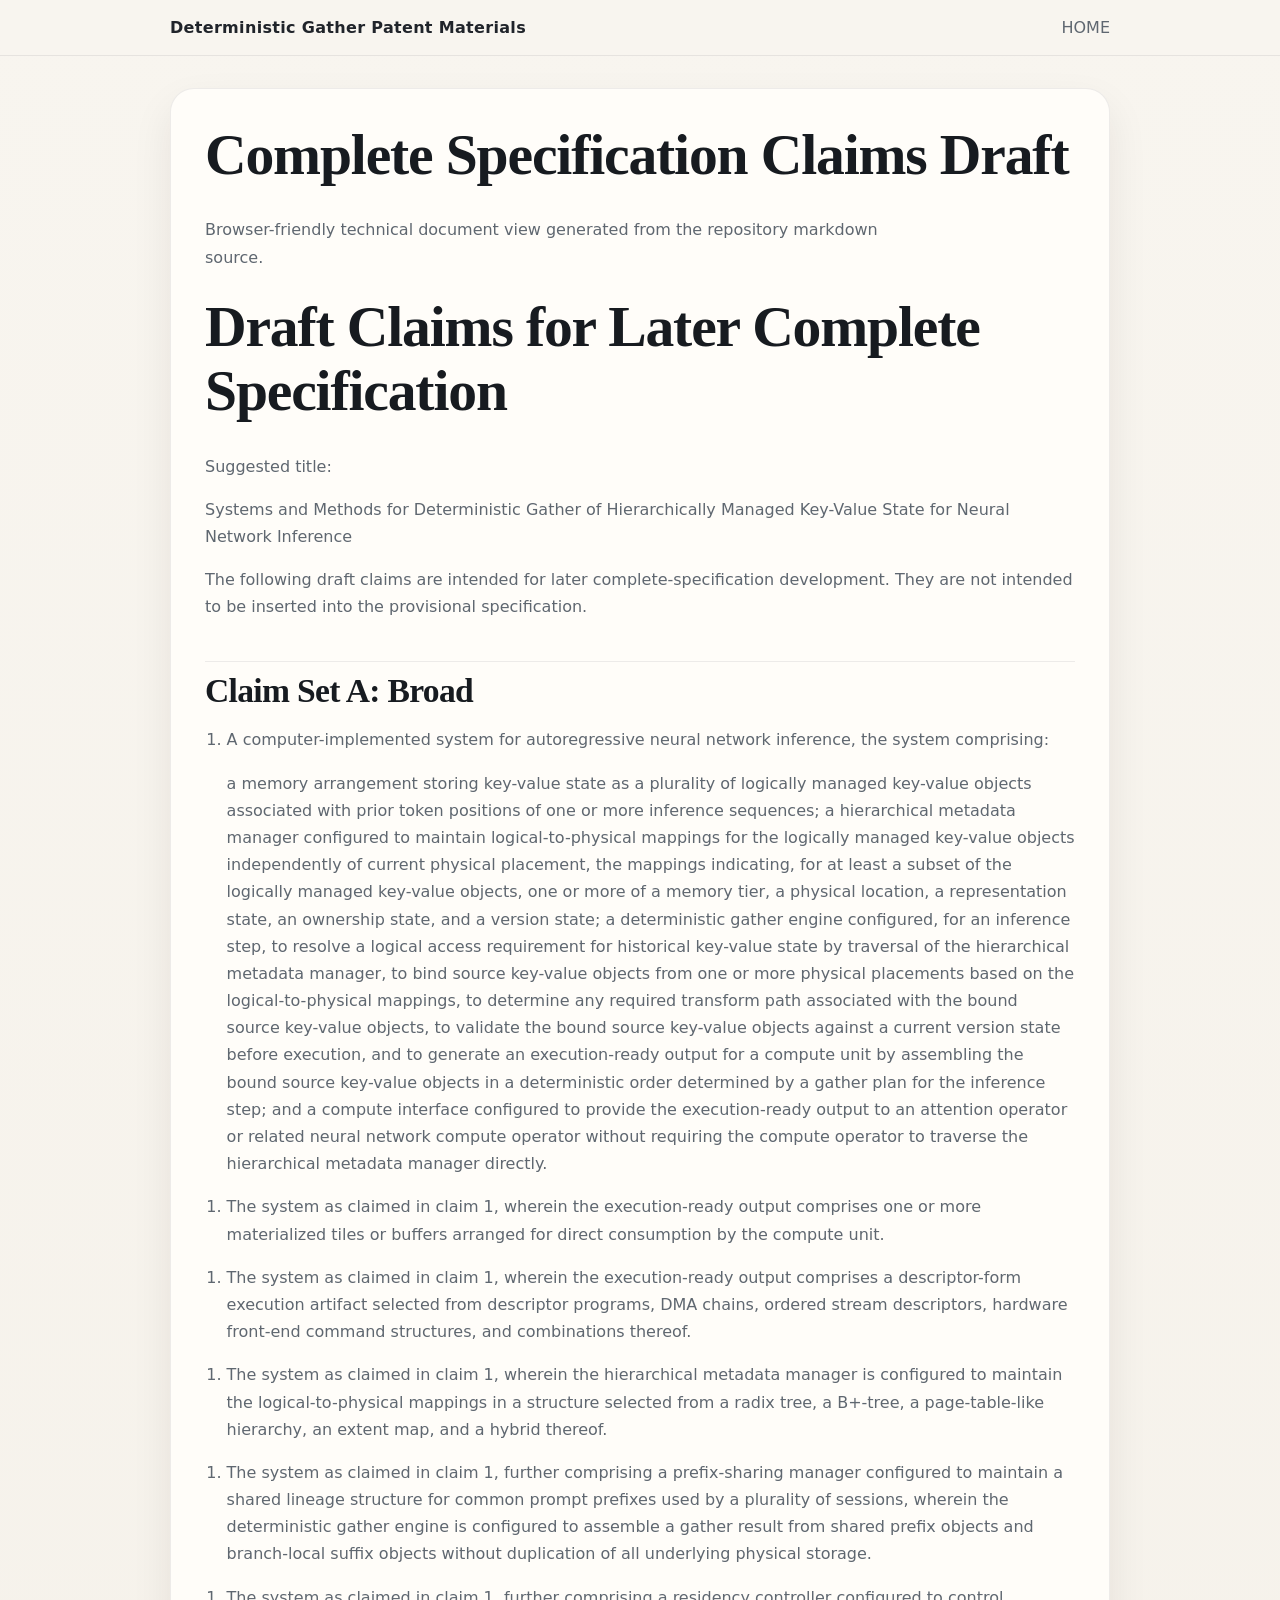
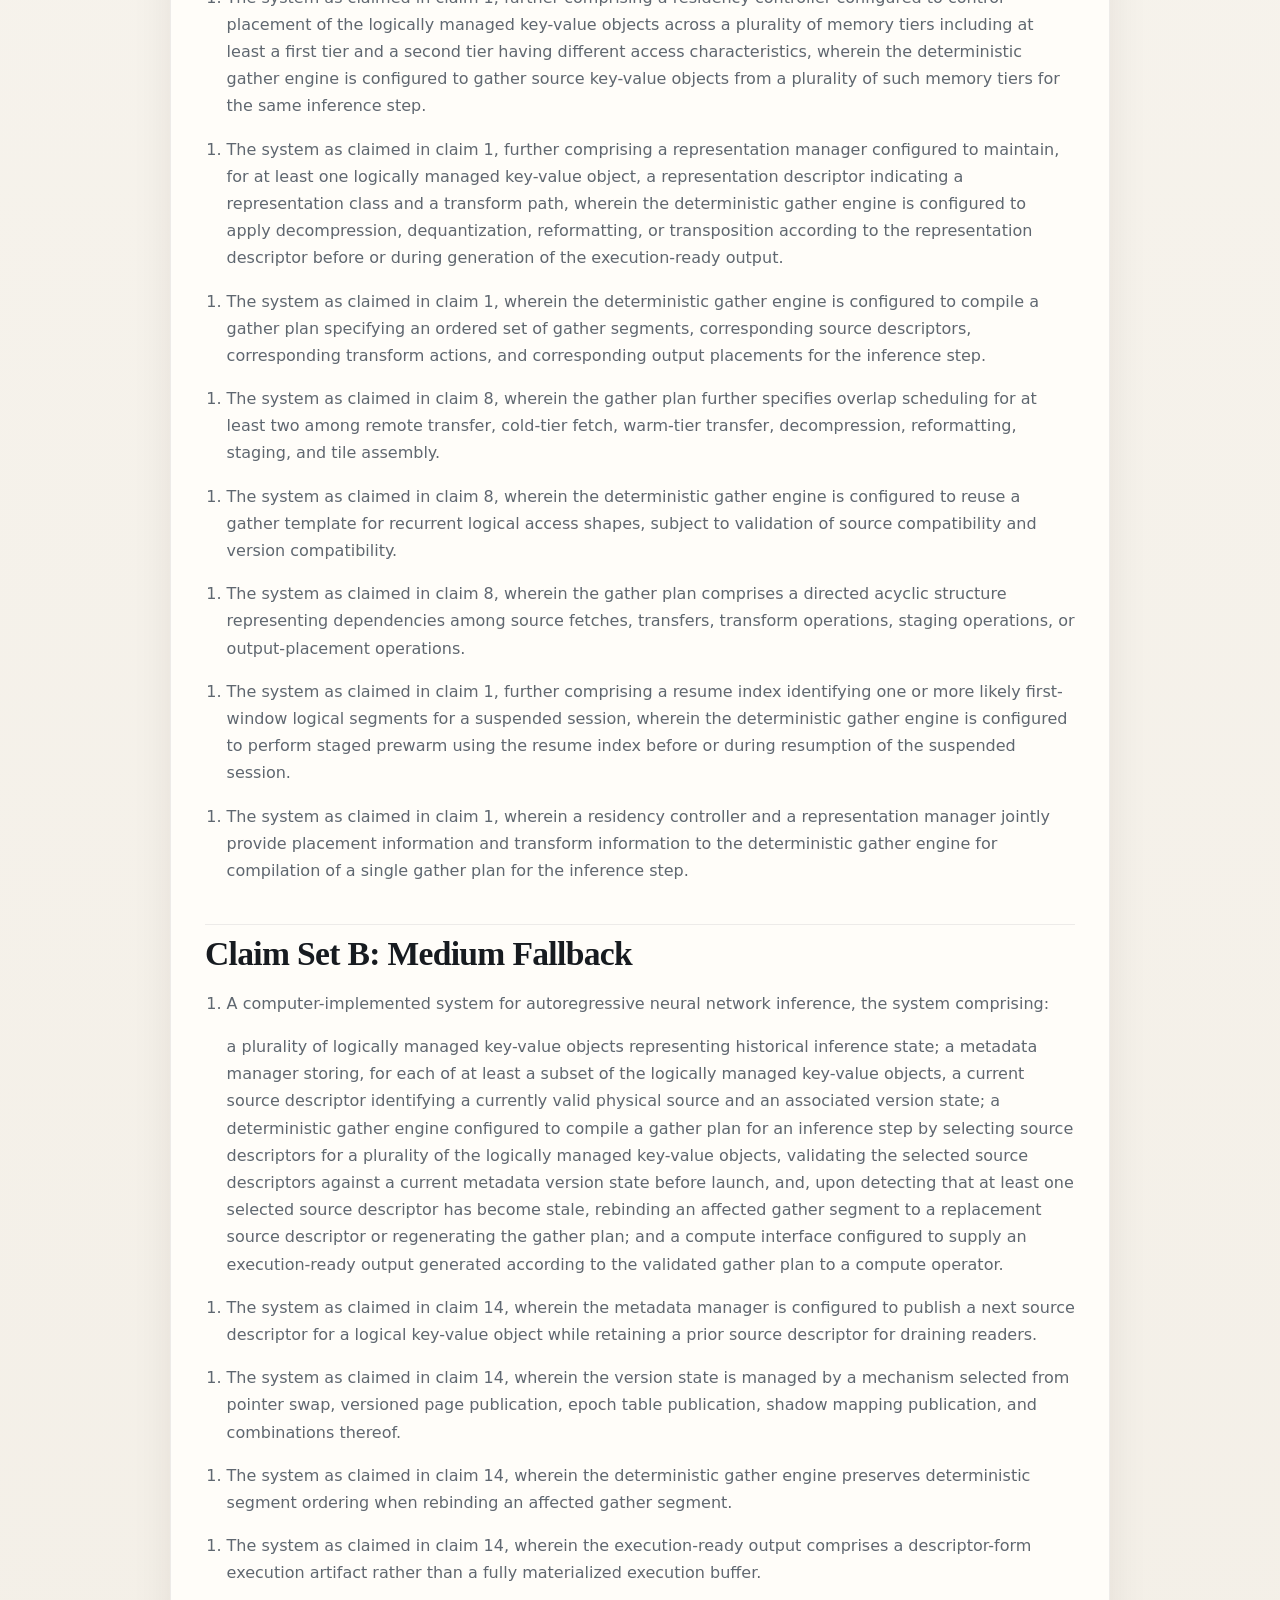
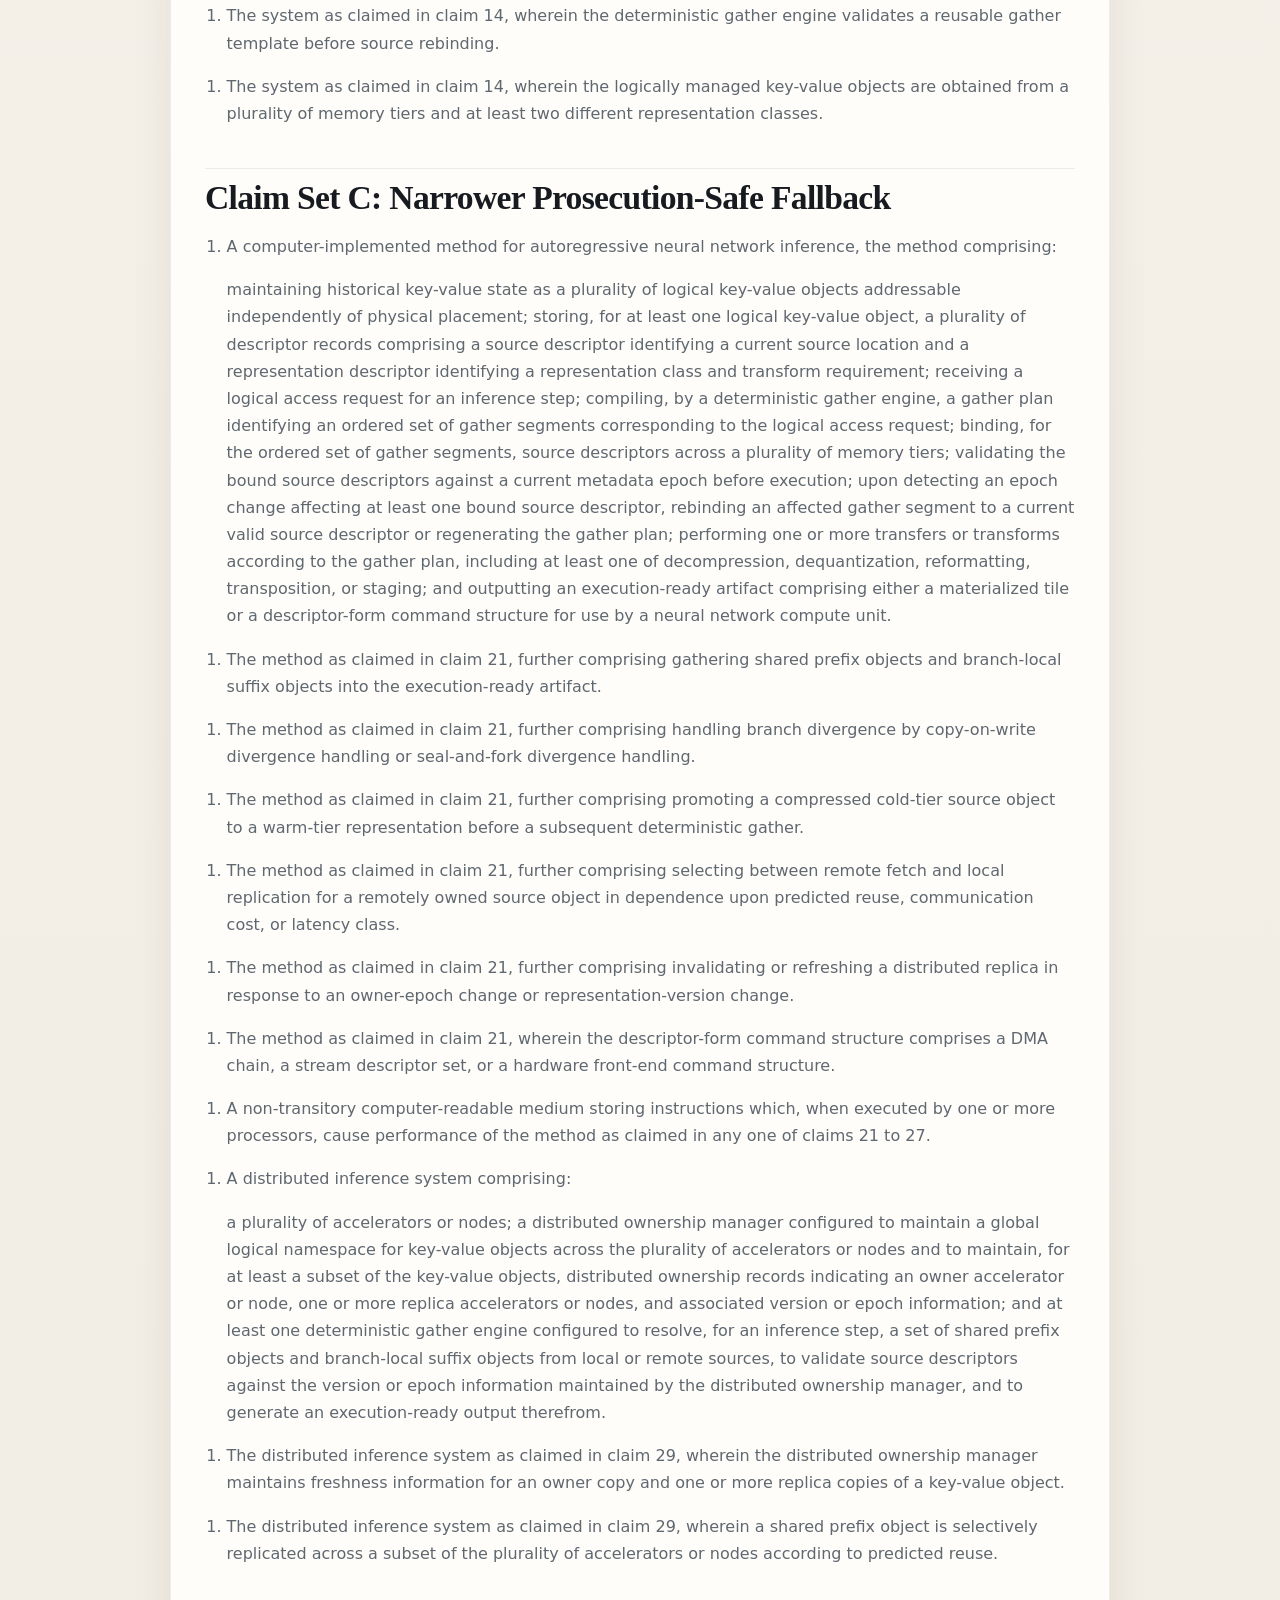
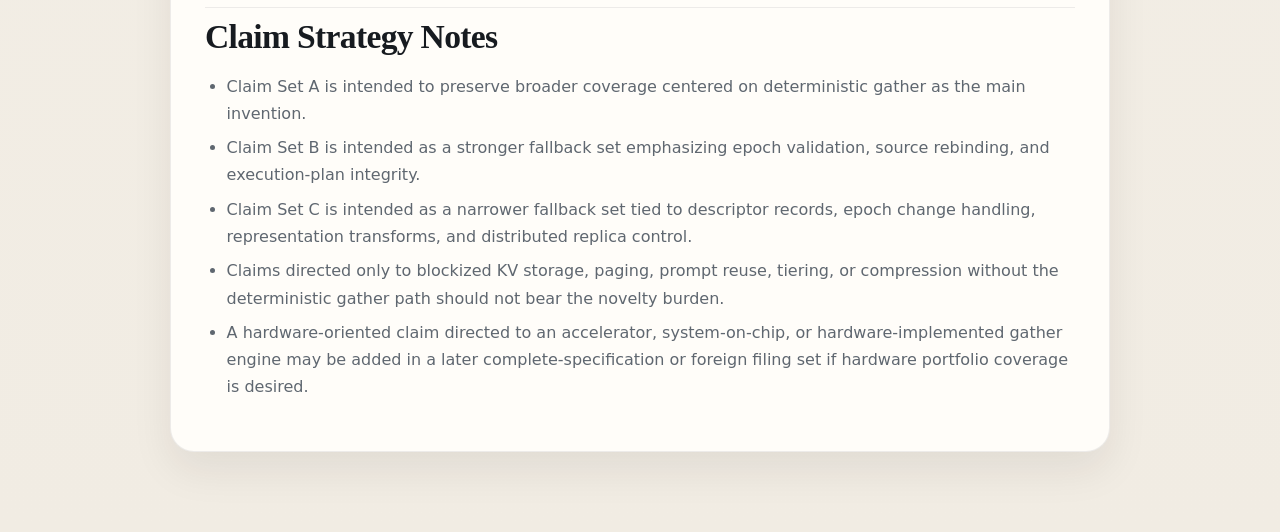
<file: complete_spec_claims_draft.html>
<!DOCTYPE html>
<html lang="en">
<head>
  <meta charset="UTF-8">
  <meta name="viewport" content="width=device-width, initial-scale=1.0">
  <title>Complete Specification Claims Draft</title>
  <meta name="robots" content="index, follow">
  <style>
    :root { --bg:#f3efe8; --panel:#fffdf9; --line:#d9d2c7; --text:#1f2328; --muted:#5f6770; --link:#385a74; --code:#f2eee7; --max:980px; }
    *{box-sizing:border-box} body{margin:0;background:linear-gradient(180deg,#f8f5ef,#f1ece3);color:var(--text);font:16px/1.7 "IBM Plex Sans",system-ui,sans-serif}
    .top{position:sticky;top:0;z-index:10;background:rgba(248,245,239,.92);backdrop-filter:blur(12px);border-bottom:1px solid rgba(31,35,40,.08)}
    .top-inner{width:min(100%,var(--max));margin:0 auto;padding:14px 20px;display:flex;align-items:center;justify-content:space-between;gap:16px}
    .brand{font-weight:600;letter-spacing:.02em;color:#20242a} .nav a{color:var(--muted);text-decoration:none;margin-left:18px} .nav a:hover{color:var(--text)}
    .shell{width:min(100%,var(--max));margin:0 auto;padding:32px 20px 80px} .doc{background:var(--panel);border:1px solid rgba(31,35,40,.08);border-radius:24px;padding:34px;box-shadow:0 18px 40px rgba(37,31,24,.08)}
    h1,h2,h3,h4{font-family:Georgia,serif;line-height:1.12;letter-spacing:-.02em;margin:1.2em 0 .5em;color:#171b20} h1{margin-top:0;font-size:clamp(2.2rem,5vw,3.6rem)} h2{font-size:clamp(1.5rem,3vw,2.1rem);padding-top:.3em;border-top:1px solid rgba(31,35,40,.08)} h3{font-size:1.18rem}
    p,li{color:var(--muted)} a{color:var(--link)} ul,ol{padding-left:1.35rem} li+li{margin-top:.45rem} code{background:var(--code);padding:.12rem .35rem;border-radius:6px;font-family:ui-monospace,SFMono-Regular,Menlo,Consolas,monospace;font-size:.94em} pre{background:var(--code);padding:18px;border-radius:16px;overflow:auto;border:1px solid rgba(31,35,40,.08)} pre code{background:transparent;padding:0} .lede{color:var(--muted);margin:0 0 24px;max-width:70ch}
    @media (max-width:720px){.top-inner{flex-direction:column;align-items:flex-start} .nav a{margin:0 16px 0 0} .doc{padding:22px}}
  </style>
</head>
<body>
  <header class="top"><div class="top-inner"><div class="brand">Deterministic Gather Patent Materials</div><nav class="nav"><a href="./index.html">HOME</a></nav></div></header>
  <main class="shell"><article class="doc"><h1>Complete Specification Claims Draft</h1><p class="lede">Browser-friendly technical document view generated from the repository markdown source.</p><h1>Draft Claims for Later Complete Specification</h1>
<p>Suggested title:</p>
<p>Systems and Methods for Deterministic Gather of Hierarchically Managed Key-Value State for Neural Network Inference</p>
<p>The following draft claims are intended for later complete-specification development. They are not intended to be inserted into the provisional specification.</p>
<h2>Claim Set A: Broad</h2>
<ol>
<li>A computer-implemented system for autoregressive neural network inference, the system comprising:</li>
<p>a memory arrangement storing key-value state as a plurality of logically managed key-value objects associated with prior token positions of one or more inference sequences; a hierarchical metadata manager configured to maintain logical-to-physical mappings for the logically managed key-value objects independently of current physical placement, the mappings indicating, for at least a subset of the logically managed key-value objects, one or more of a memory tier, a physical location, a representation state, an ownership state, and a version state; a deterministic gather engine configured, for an inference step, to resolve a logical access requirement for historical key-value state by traversal of the hierarchical metadata manager, to bind source key-value objects from one or more physical placements based on the logical-to-physical mappings, to determine any required transform path associated with the bound source key-value objects, to validate the bound source key-value objects against a current version state before execution, and to generate an execution-ready output for a compute unit by assembling the bound source key-value objects in a deterministic order determined by a gather plan for the inference step; and a compute interface configured to provide the execution-ready output to an attention operator or related neural network compute operator without requiring the compute operator to traverse the hierarchical metadata manager directly.</p>
</ol>
<ol>
<li>The system as claimed in claim 1, wherein the execution-ready output comprises one or more materialized tiles or buffers arranged for direct consumption by the compute unit.</li>
</ol>
<ol>
<li>The system as claimed in claim 1, wherein the execution-ready output comprises a descriptor-form execution artifact selected from descriptor programs, DMA chains, ordered stream descriptors, hardware front-end command structures, and combinations thereof.</li>
</ol>
<ol>
<li>The system as claimed in claim 1, wherein the hierarchical metadata manager is configured to maintain the logical-to-physical mappings in a structure selected from a radix tree, a B+-tree, a page-table-like hierarchy, an extent map, and a hybrid thereof.</li>
</ol>
<ol>
<li>The system as claimed in claim 1, further comprising a prefix-sharing manager configured to maintain a shared lineage structure for common prompt prefixes used by a plurality of sessions, wherein the deterministic gather engine is configured to assemble a gather result from shared prefix objects and branch-local suffix objects without duplication of all underlying physical storage.</li>
</ol>
<ol>
<li>The system as claimed in claim 1, further comprising a residency controller configured to control placement of the logically managed key-value objects across a plurality of memory tiers including at least a first tier and a second tier having different access characteristics, wherein the deterministic gather engine is configured to gather source key-value objects from a plurality of such memory tiers for the same inference step.</li>
</ol>
<ol>
<li>The system as claimed in claim 1, further comprising a representation manager configured to maintain, for at least one logically managed key-value object, a representation descriptor indicating a representation class and a transform path, wherein the deterministic gather engine is configured to apply decompression, dequantization, reformatting, or transposition according to the representation descriptor before or during generation of the execution-ready output.</li>
</ol>
<ol>
<li>The system as claimed in claim 1, wherein the deterministic gather engine is configured to compile a gather plan specifying an ordered set of gather segments, corresponding source descriptors, corresponding transform actions, and corresponding output placements for the inference step.</li>
</ol>
<ol>
<li>The system as claimed in claim 8, wherein the gather plan further specifies overlap scheduling for at least two among remote transfer, cold-tier fetch, warm-tier transfer, decompression, reformatting, staging, and tile assembly.</li>
</ol>
<ol>
<li>The system as claimed in claim 8, wherein the deterministic gather engine is configured to reuse a gather template for recurrent logical access shapes, subject to validation of source compatibility and version compatibility.</li>
</ol>
<ol>
<li>The system as claimed in claim 8, wherein the gather plan comprises a directed acyclic structure representing dependencies among source fetches, transfers, transform operations, staging operations, or output-placement operations.</li>
</ol>
<ol>
<li>The system as claimed in claim 1, further comprising a resume index identifying one or more likely first-window logical segments for a suspended session, wherein the deterministic gather engine is configured to perform staged prewarm using the resume index before or during resumption of the suspended session.</li>
</ol>
<ol>
<li>The system as claimed in claim 1, wherein a residency controller and a representation manager jointly provide placement information and transform information to the deterministic gather engine for compilation of a single gather plan for the inference step.</li>
</ol>
<h2>Claim Set B: Medium Fallback</h2>
<ol>
<li>A computer-implemented system for autoregressive neural network inference, the system comprising:</li>
<p>a plurality of logically managed key-value objects representing historical inference state; a metadata manager storing, for each of at least a subset of the logically managed key-value objects, a current source descriptor identifying a currently valid physical source and an associated version state; a deterministic gather engine configured to compile a gather plan for an inference step by selecting source descriptors for a plurality of the logically managed key-value objects, validating the selected source descriptors against a current metadata version state before launch, and, upon detecting that at least one selected source descriptor has become stale, rebinding an affected gather segment to a replacement source descriptor or regenerating the gather plan; and a compute interface configured to supply an execution-ready output generated according to the validated gather plan to a compute operator.</p>
</ol>
<ol>
<li>The system as claimed in claim 14, wherein the metadata manager is configured to publish a next source descriptor for a logical key-value object while retaining a prior source descriptor for draining readers.</li>
</ol>
<ol>
<li>The system as claimed in claim 14, wherein the version state is managed by a mechanism selected from pointer swap, versioned page publication, epoch table publication, shadow mapping publication, and combinations thereof.</li>
</ol>
<ol>
<li>The system as claimed in claim 14, wherein the deterministic gather engine preserves deterministic segment ordering when rebinding an affected gather segment.</li>
</ol>
<ol>
<li>The system as claimed in claim 14, wherein the execution-ready output comprises a descriptor-form execution artifact rather than a fully materialized execution buffer.</li>
</ol>
<ol>
<li>The system as claimed in claim 14, wherein the deterministic gather engine validates a reusable gather template before source rebinding.</li>
</ol>
<ol>
<li>The system as claimed in claim 14, wherein the logically managed key-value objects are obtained from a plurality of memory tiers and at least two different representation classes.</li>
</ol>
<h2>Claim Set C: Narrower Prosecution-Safe Fallback</h2>
<ol>
<li>A computer-implemented method for autoregressive neural network inference, the method comprising:</li>
<p>maintaining historical key-value state as a plurality of logical key-value objects addressable independently of physical placement; storing, for at least one logical key-value object, a plurality of descriptor records comprising a source descriptor identifying a current source location and a representation descriptor identifying a representation class and transform requirement; receiving a logical access request for an inference step; compiling, by a deterministic gather engine, a gather plan identifying an ordered set of gather segments corresponding to the logical access request; binding, for the ordered set of gather segments, source descriptors across a plurality of memory tiers; validating the bound source descriptors against a current metadata epoch before execution; upon detecting an epoch change affecting at least one bound source descriptor, rebinding an affected gather segment to a current valid source descriptor or regenerating the gather plan; performing one or more transfers or transforms according to the gather plan, including at least one of decompression, dequantization, reformatting, transposition, or staging; and outputting an execution-ready artifact comprising either a materialized tile or a descriptor-form command structure for use by a neural network compute unit.</p>
</ol>
<ol>
<li>The method as claimed in claim 21, further comprising gathering shared prefix objects and branch-local suffix objects into the execution-ready artifact.</li>
</ol>
<ol>
<li>The method as claimed in claim 21, further comprising handling branch divergence by copy-on-write divergence handling or seal-and-fork divergence handling.</li>
</ol>
<ol>
<li>The method as claimed in claim 21, further comprising promoting a compressed cold-tier source object to a warm-tier representation before a subsequent deterministic gather.</li>
</ol>
<ol>
<li>The method as claimed in claim 21, further comprising selecting between remote fetch and local replication for a remotely owned source object in dependence upon predicted reuse, communication cost, or latency class.</li>
</ol>
<ol>
<li>The method as claimed in claim 21, further comprising invalidating or refreshing a distributed replica in response to an owner-epoch change or representation-version change.</li>
</ol>
<ol>
<li>The method as claimed in claim 21, wherein the descriptor-form command structure comprises a DMA chain, a stream descriptor set, or a hardware front-end command structure.</li>
</ol>
<ol>
<li>A non-transitory computer-readable medium storing instructions which, when executed by one or more processors, cause performance of the method as claimed in any one of claims 21 to 27.</li>
</ol>
<ol>
<li>A distributed inference system comprising:</li>
<p>a plurality of accelerators or nodes; a distributed ownership manager configured to maintain a global logical namespace for key-value objects across the plurality of accelerators or nodes and to maintain, for at least a subset of the key-value objects, distributed ownership records indicating an owner accelerator or node, one or more replica accelerators or nodes, and associated version or epoch information; and at least one deterministic gather engine configured to resolve, for an inference step, a set of shared prefix objects and branch-local suffix objects from local or remote sources, to validate source descriptors against the version or epoch information maintained by the distributed ownership manager, and to generate an execution-ready output therefrom.</p>
</ol>
<ol>
<li>The distributed inference system as claimed in claim 29, wherein the distributed ownership manager maintains freshness information for an owner copy and one or more replica copies of a key-value object.</li>
</ol>
<ol>
<li>The distributed inference system as claimed in claim 29, wherein a shared prefix object is selectively replicated across a subset of the plurality of accelerators or nodes according to predicted reuse.</li>
</ol>
<h2>Claim Strategy Notes</h2>
<ul>
<li>Claim Set A is intended to preserve broader coverage centered on deterministic gather as the main invention.</li>
<li>Claim Set B is intended as a stronger fallback set emphasizing epoch validation, source rebinding, and execution-plan integrity.</li>
<li>Claim Set C is intended as a narrower fallback set tied to descriptor records, epoch change handling, representation transforms, and distributed replica control.</li>
<li>Claims directed only to blockized KV storage, paging, prompt reuse, tiering, or compression without the deterministic gather path should not bear the novelty burden.</li>
<li>A hardware-oriented claim directed to an accelerator, system-on-chip, or hardware-implemented gather engine may be added in a later complete-specification or foreign filing set if hardware portfolio coverage is desired.</li>
</ul></article></main>
</body>
</html>
</file>
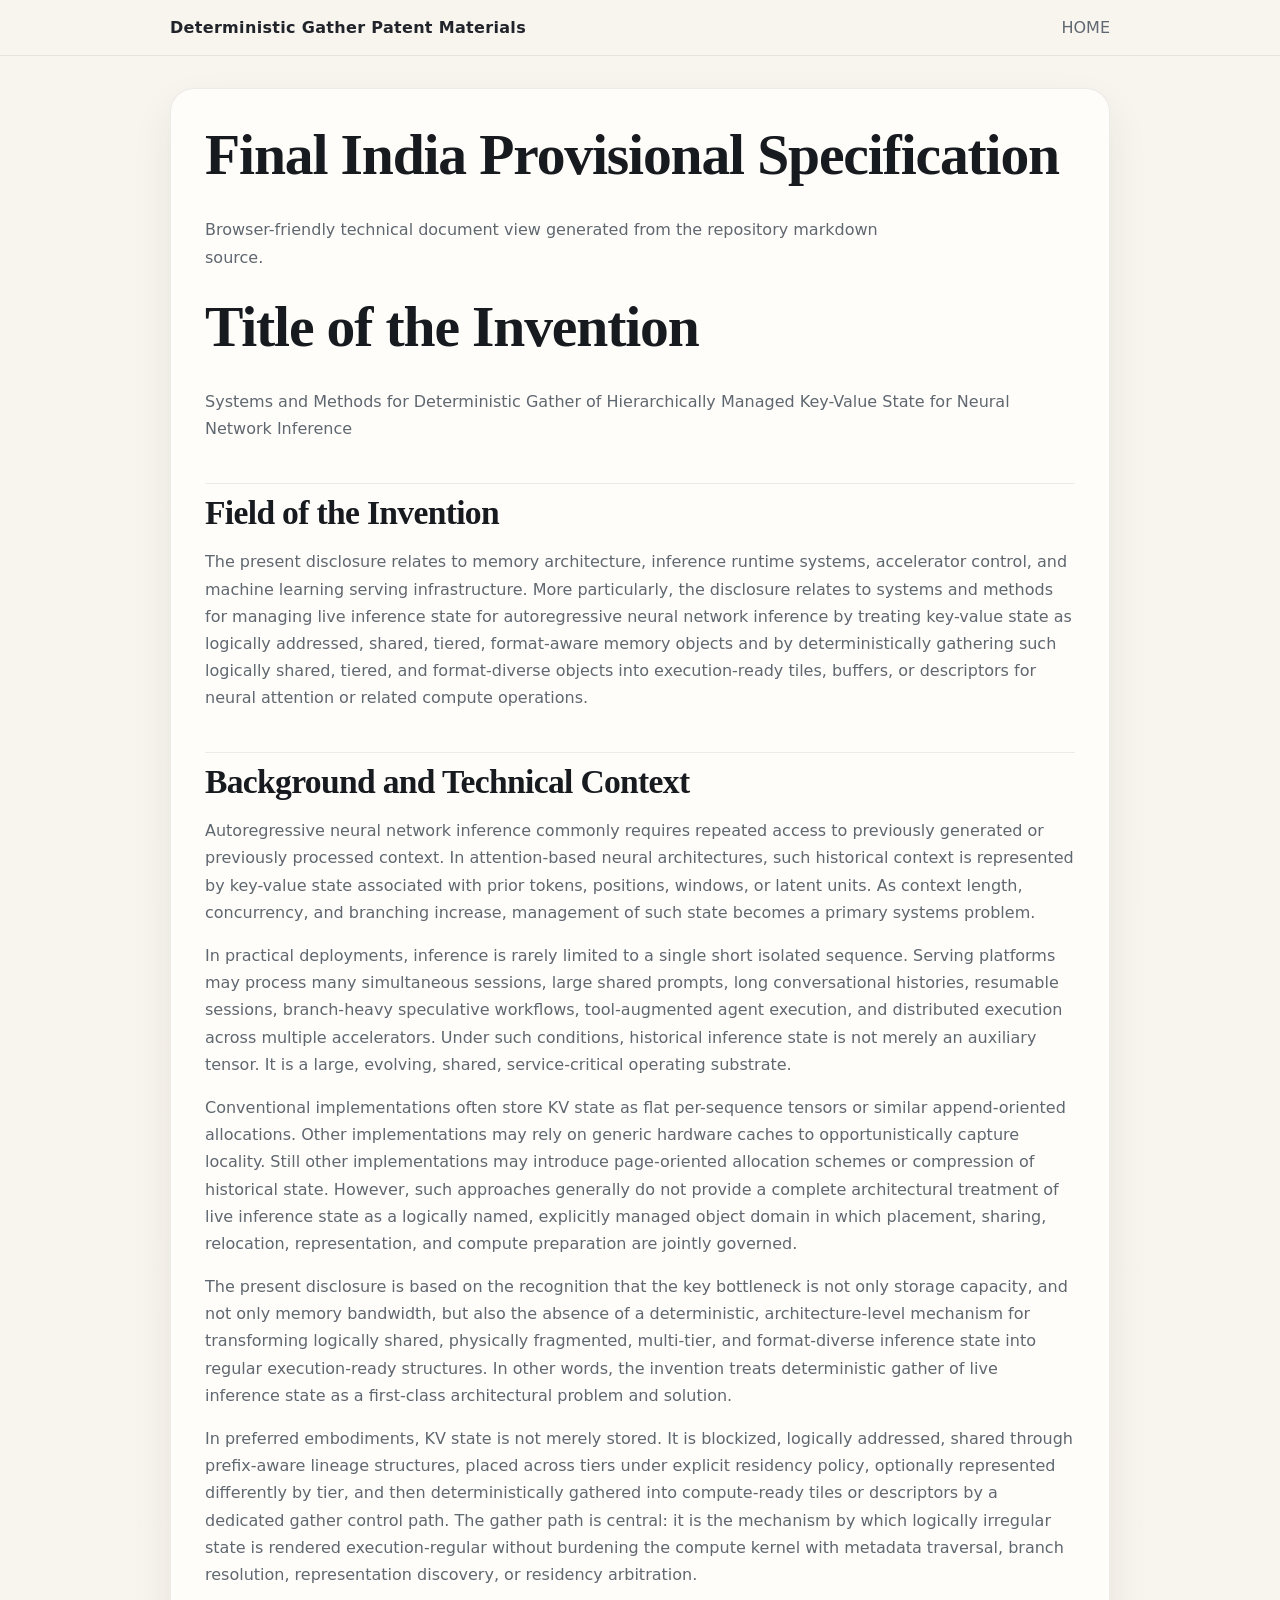
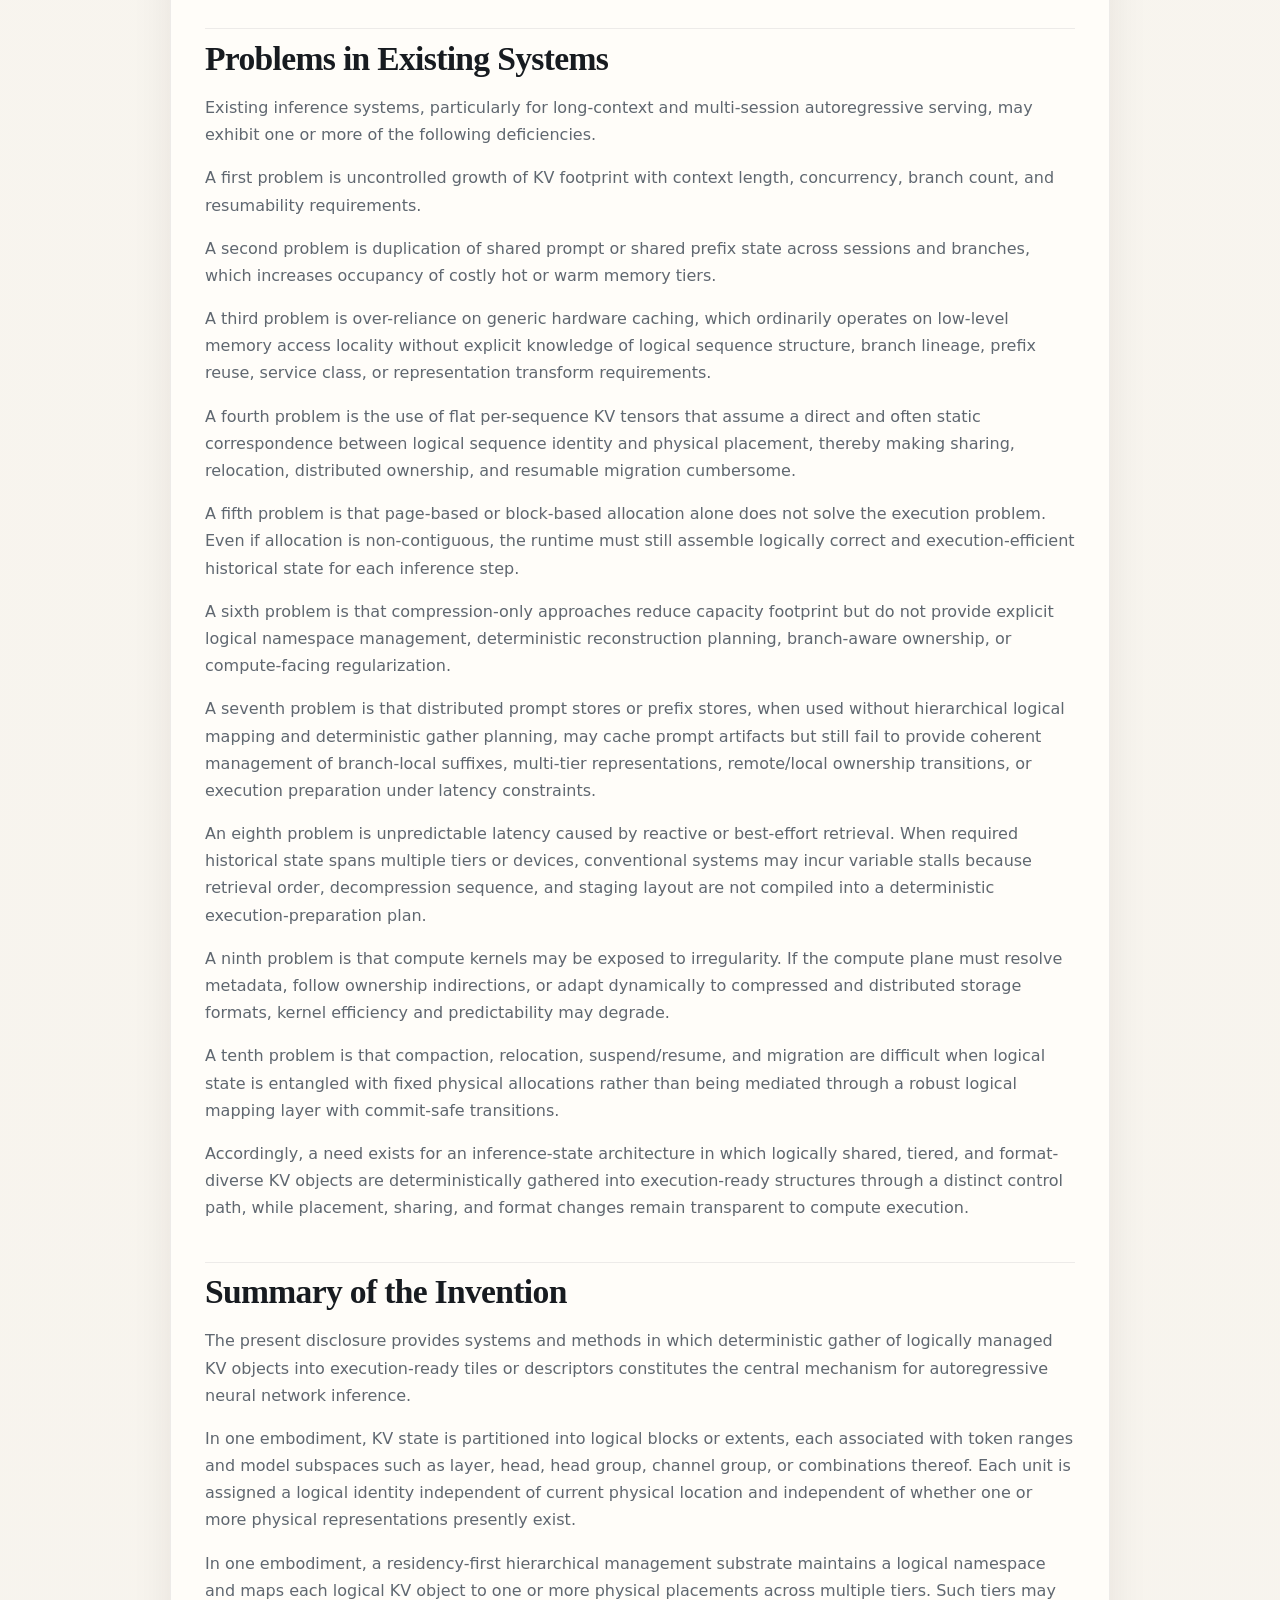
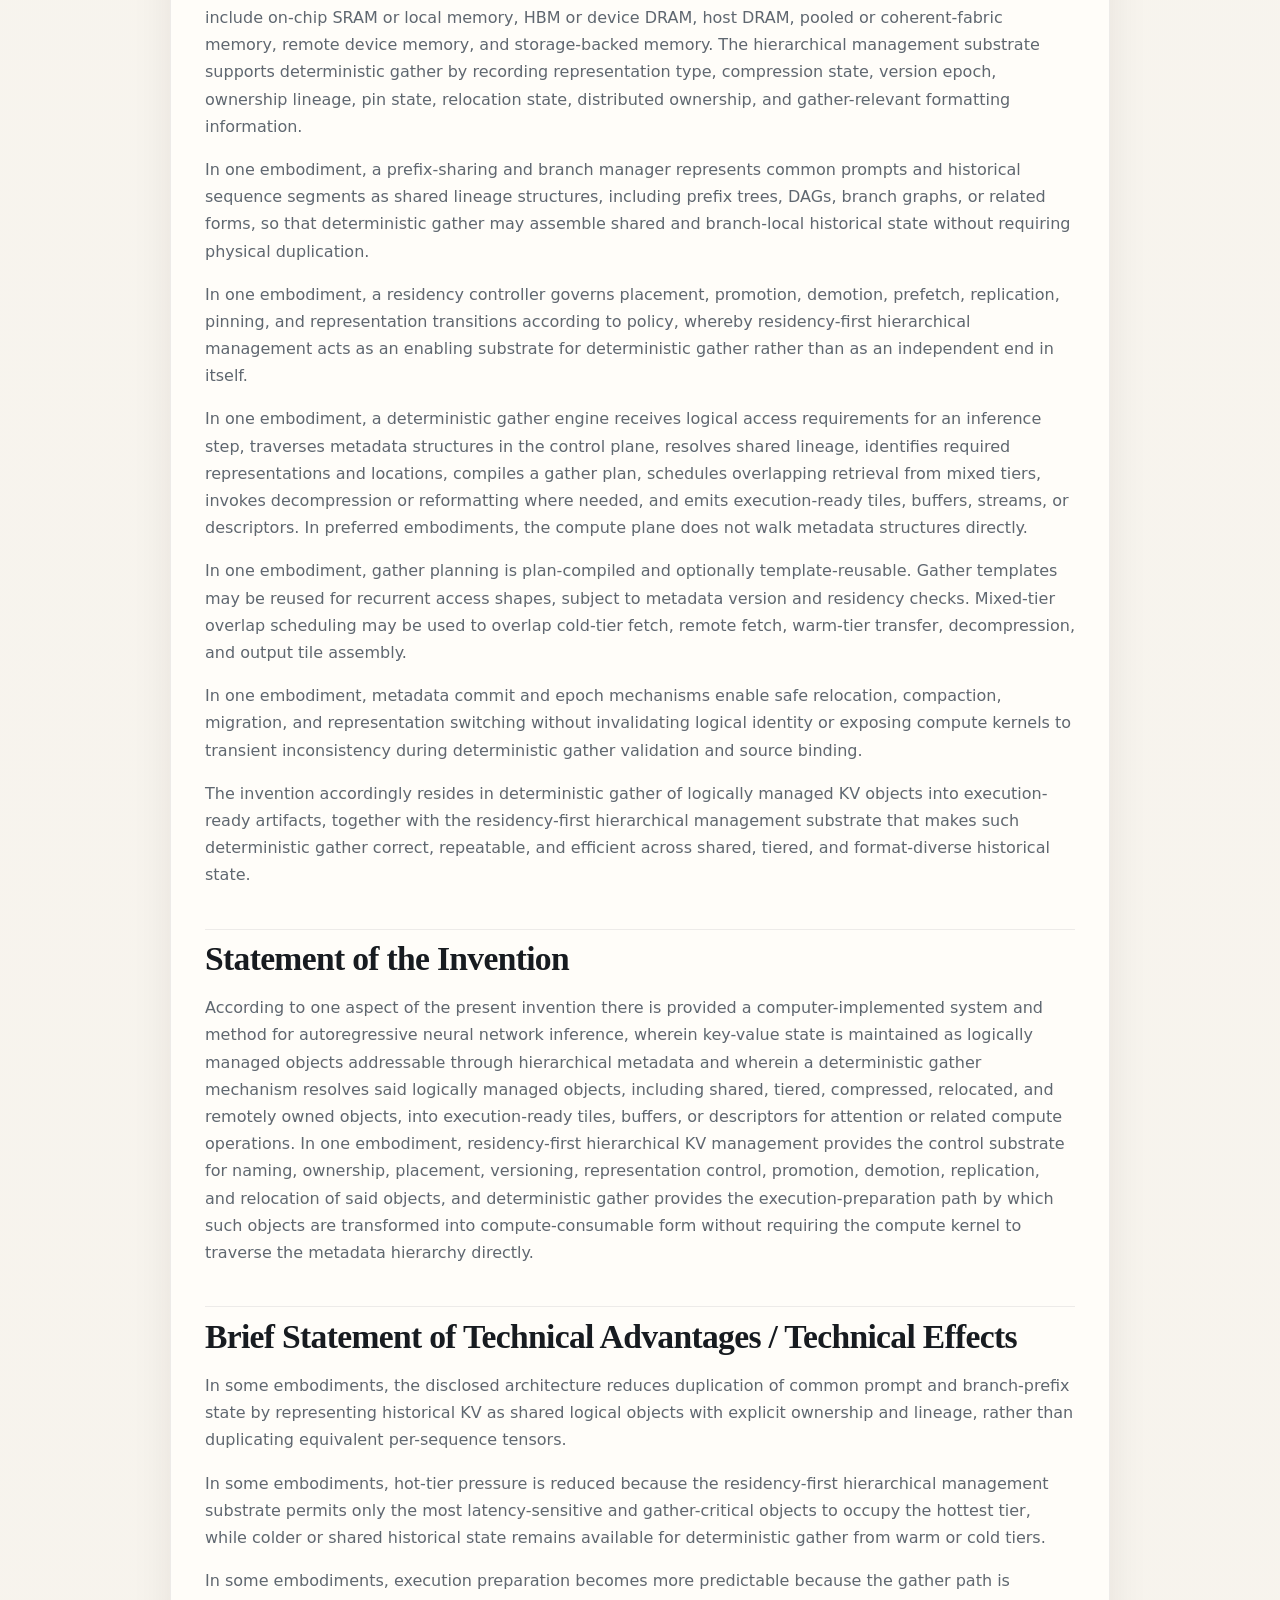
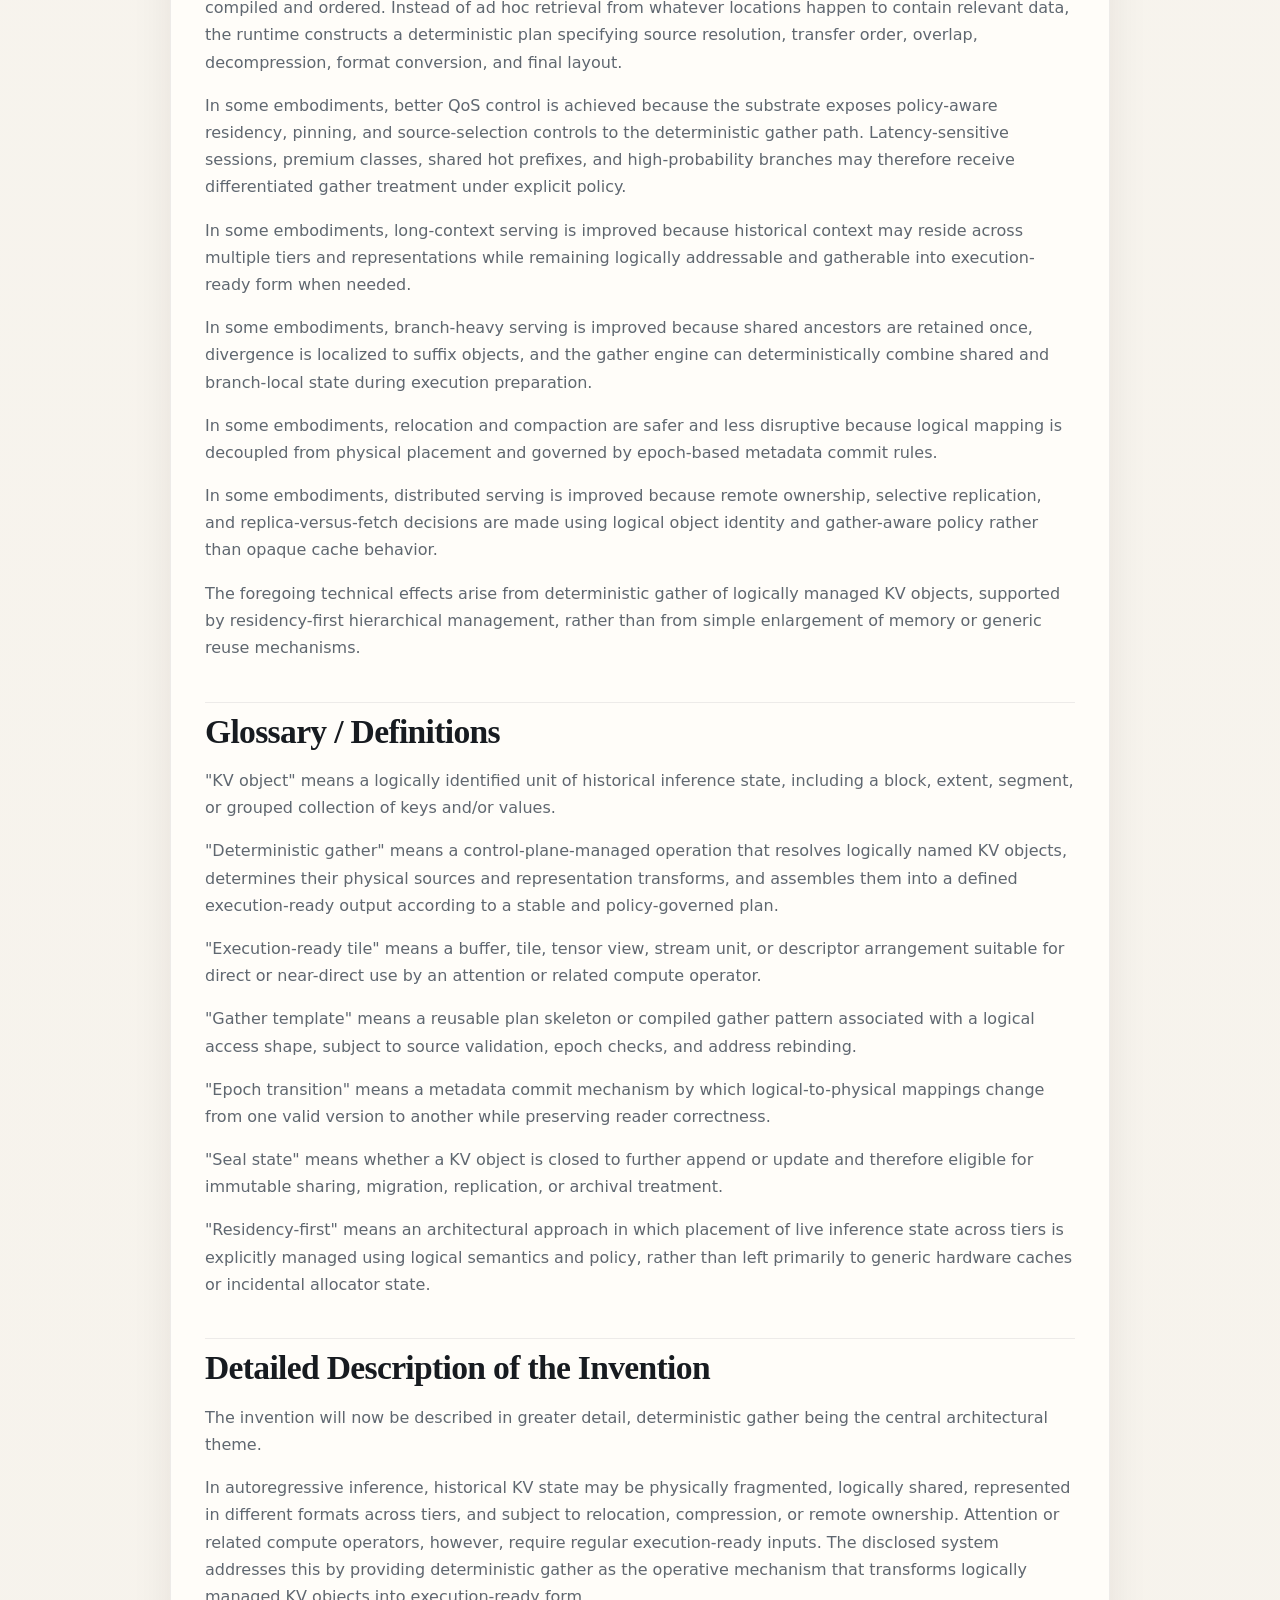
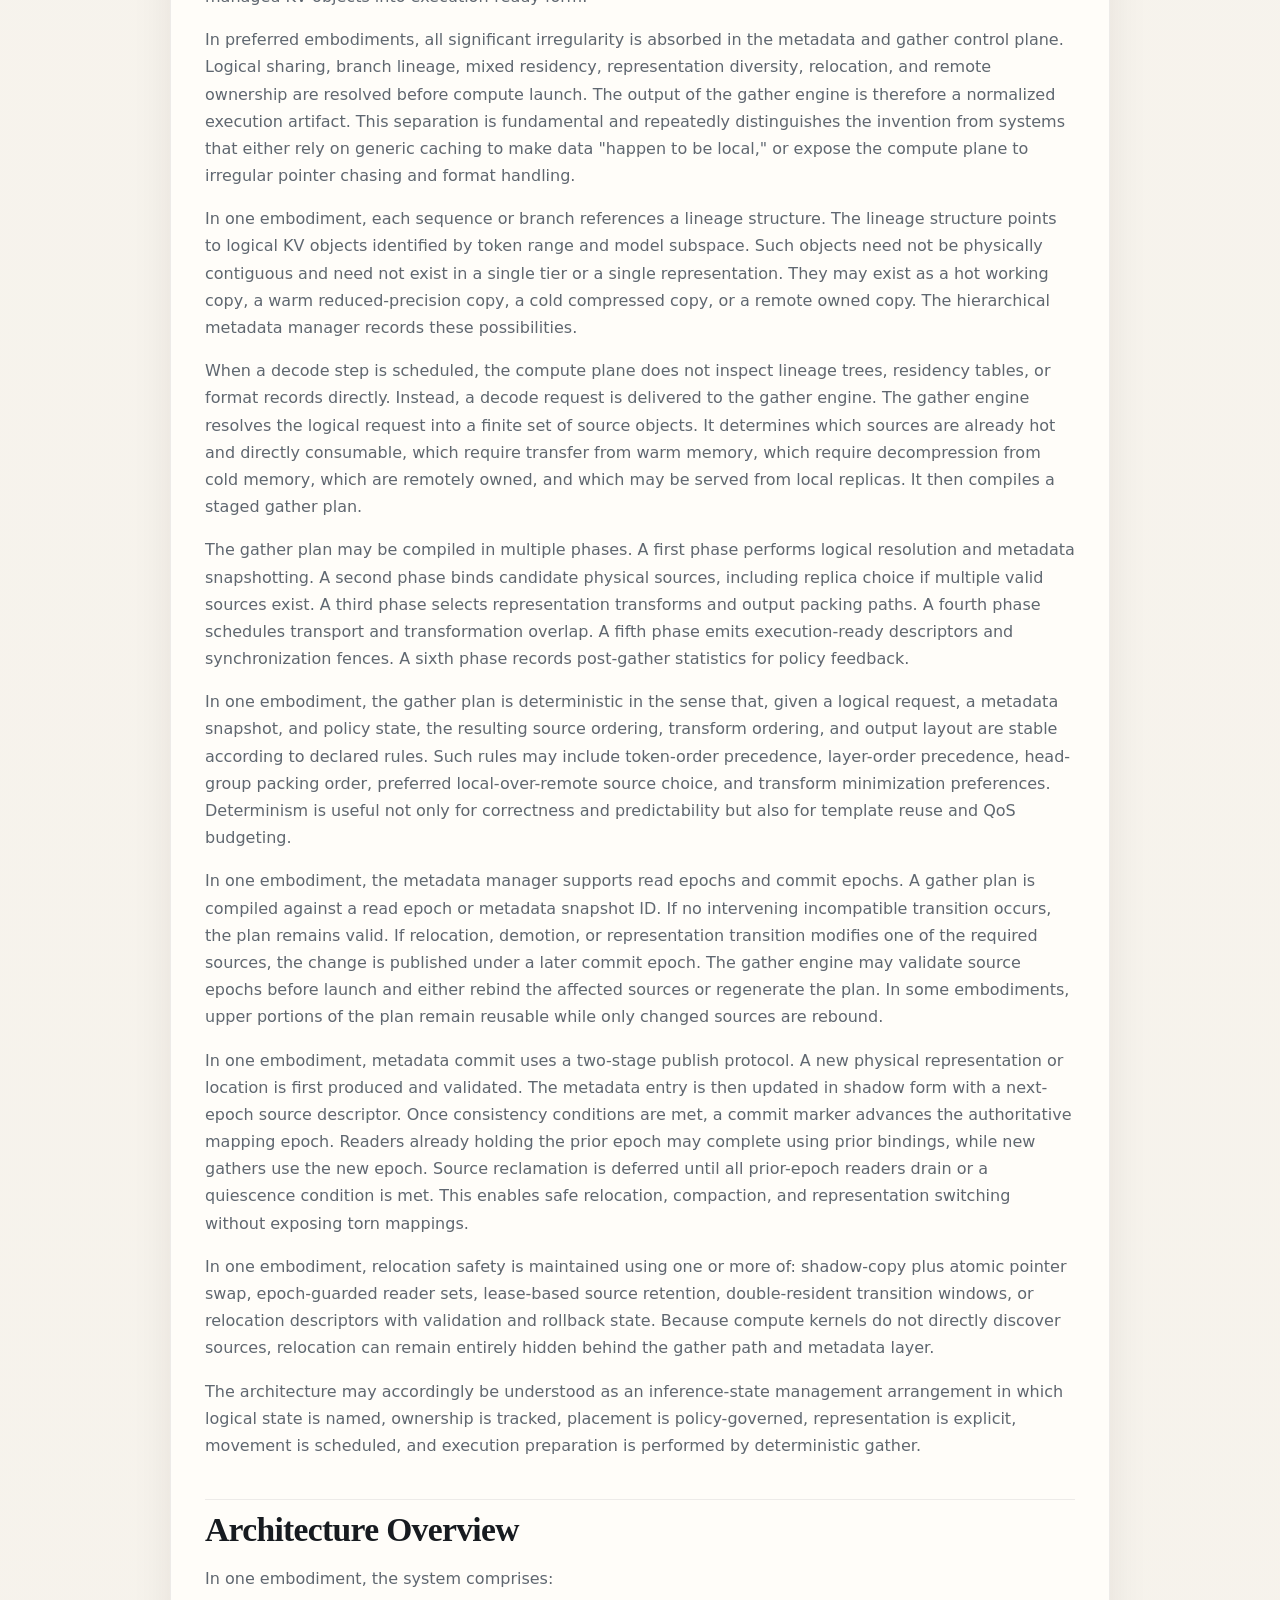
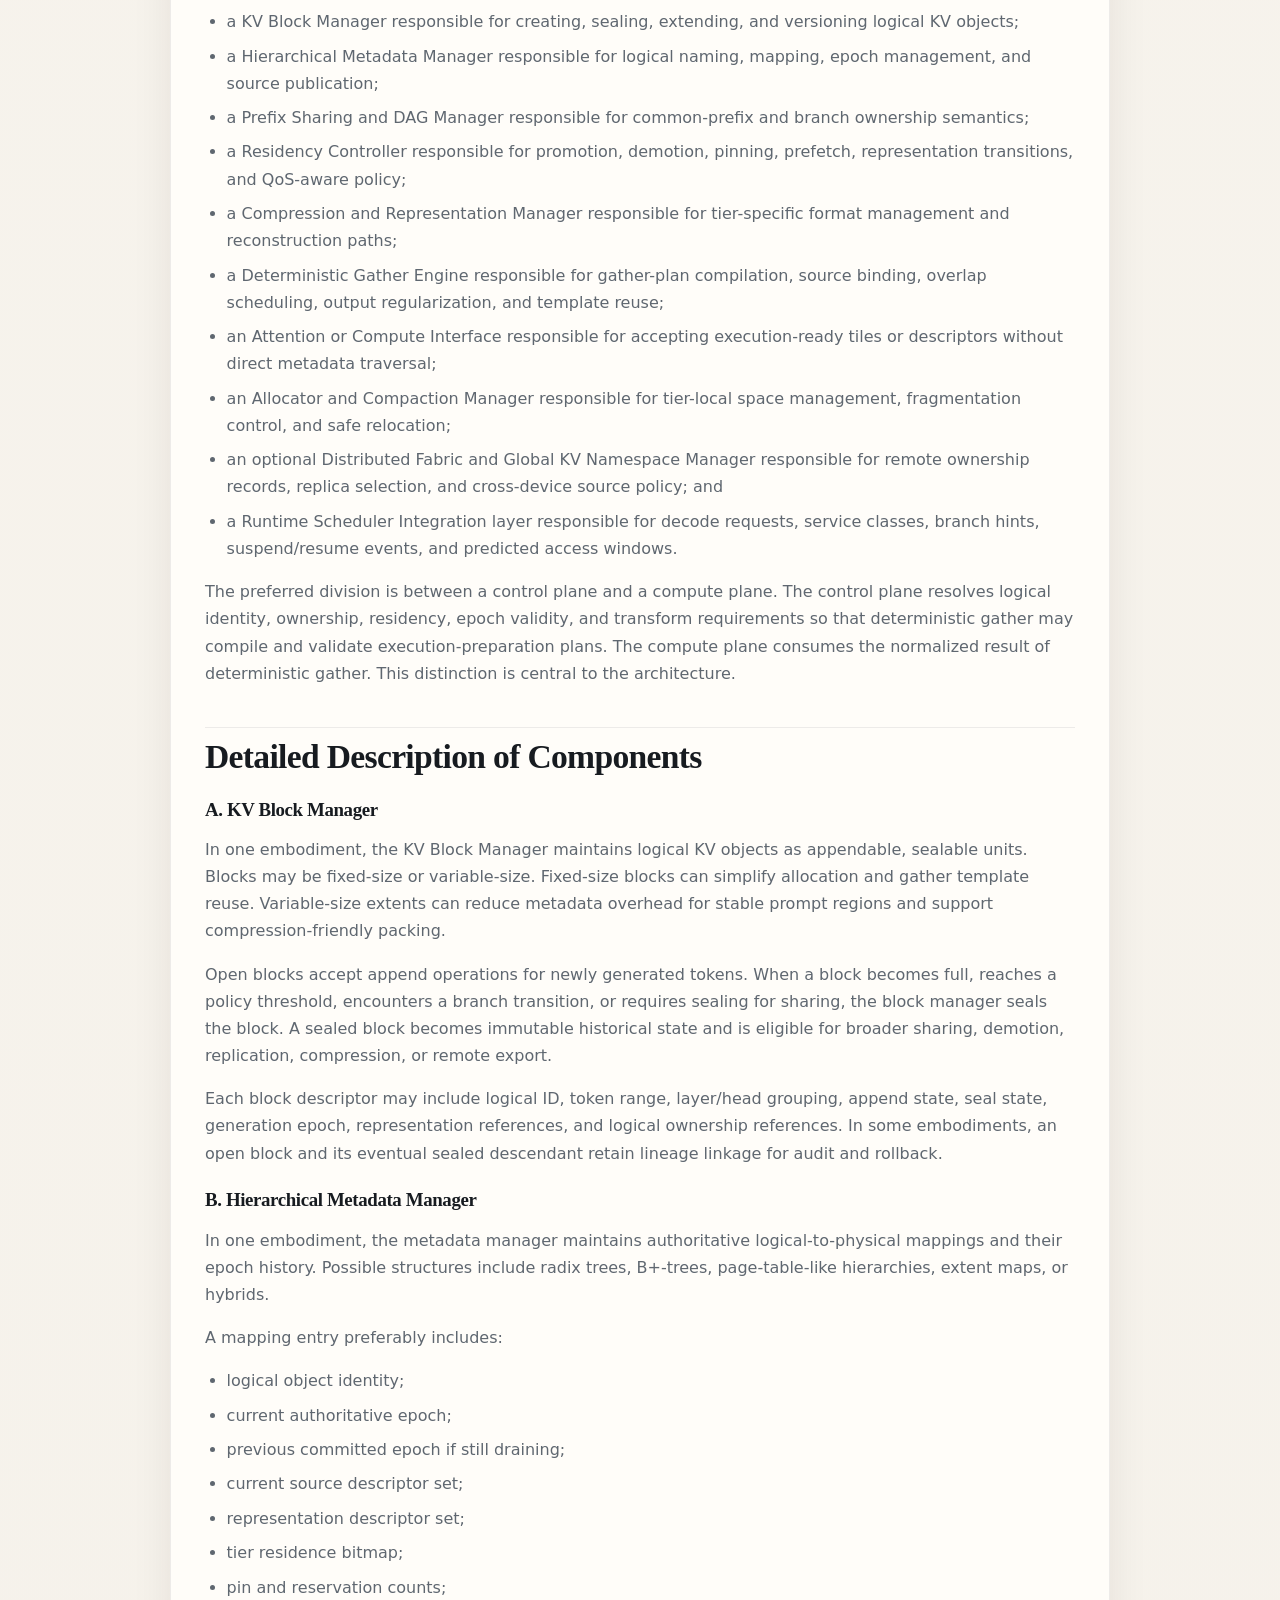
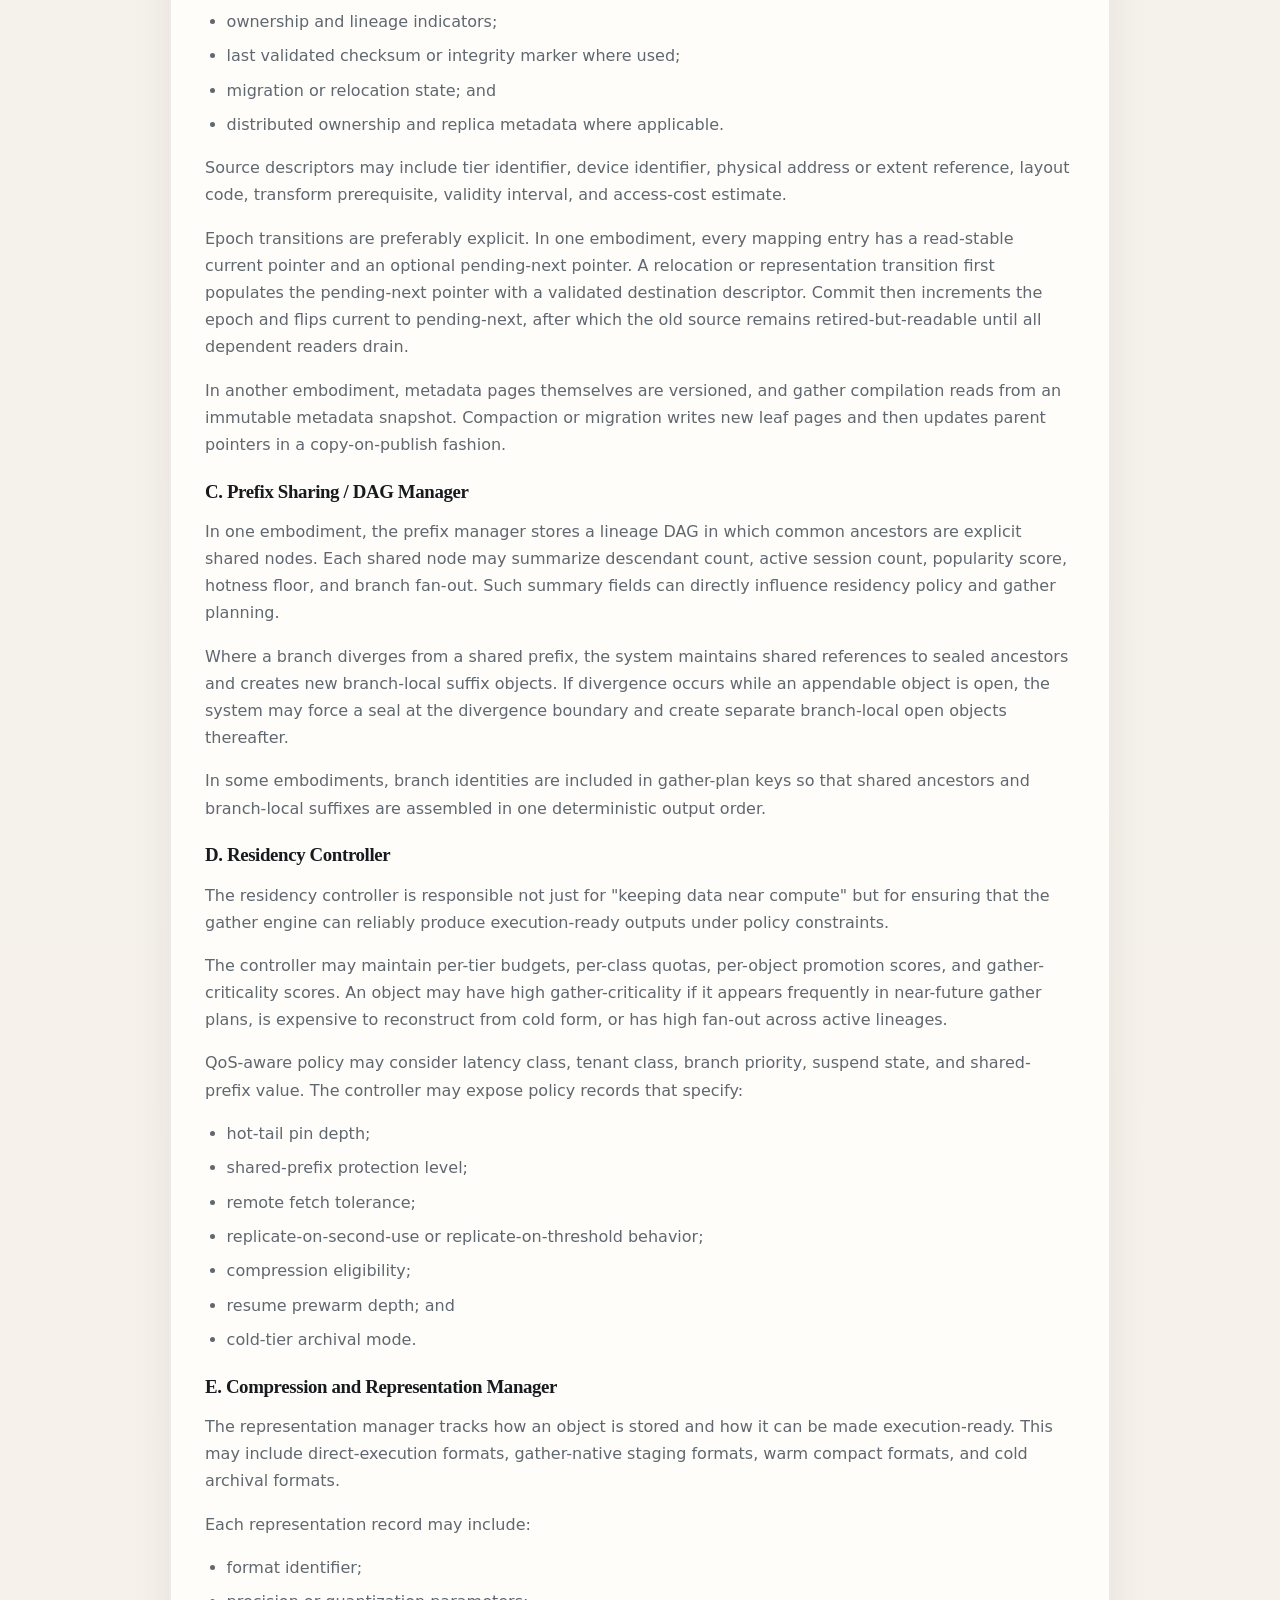
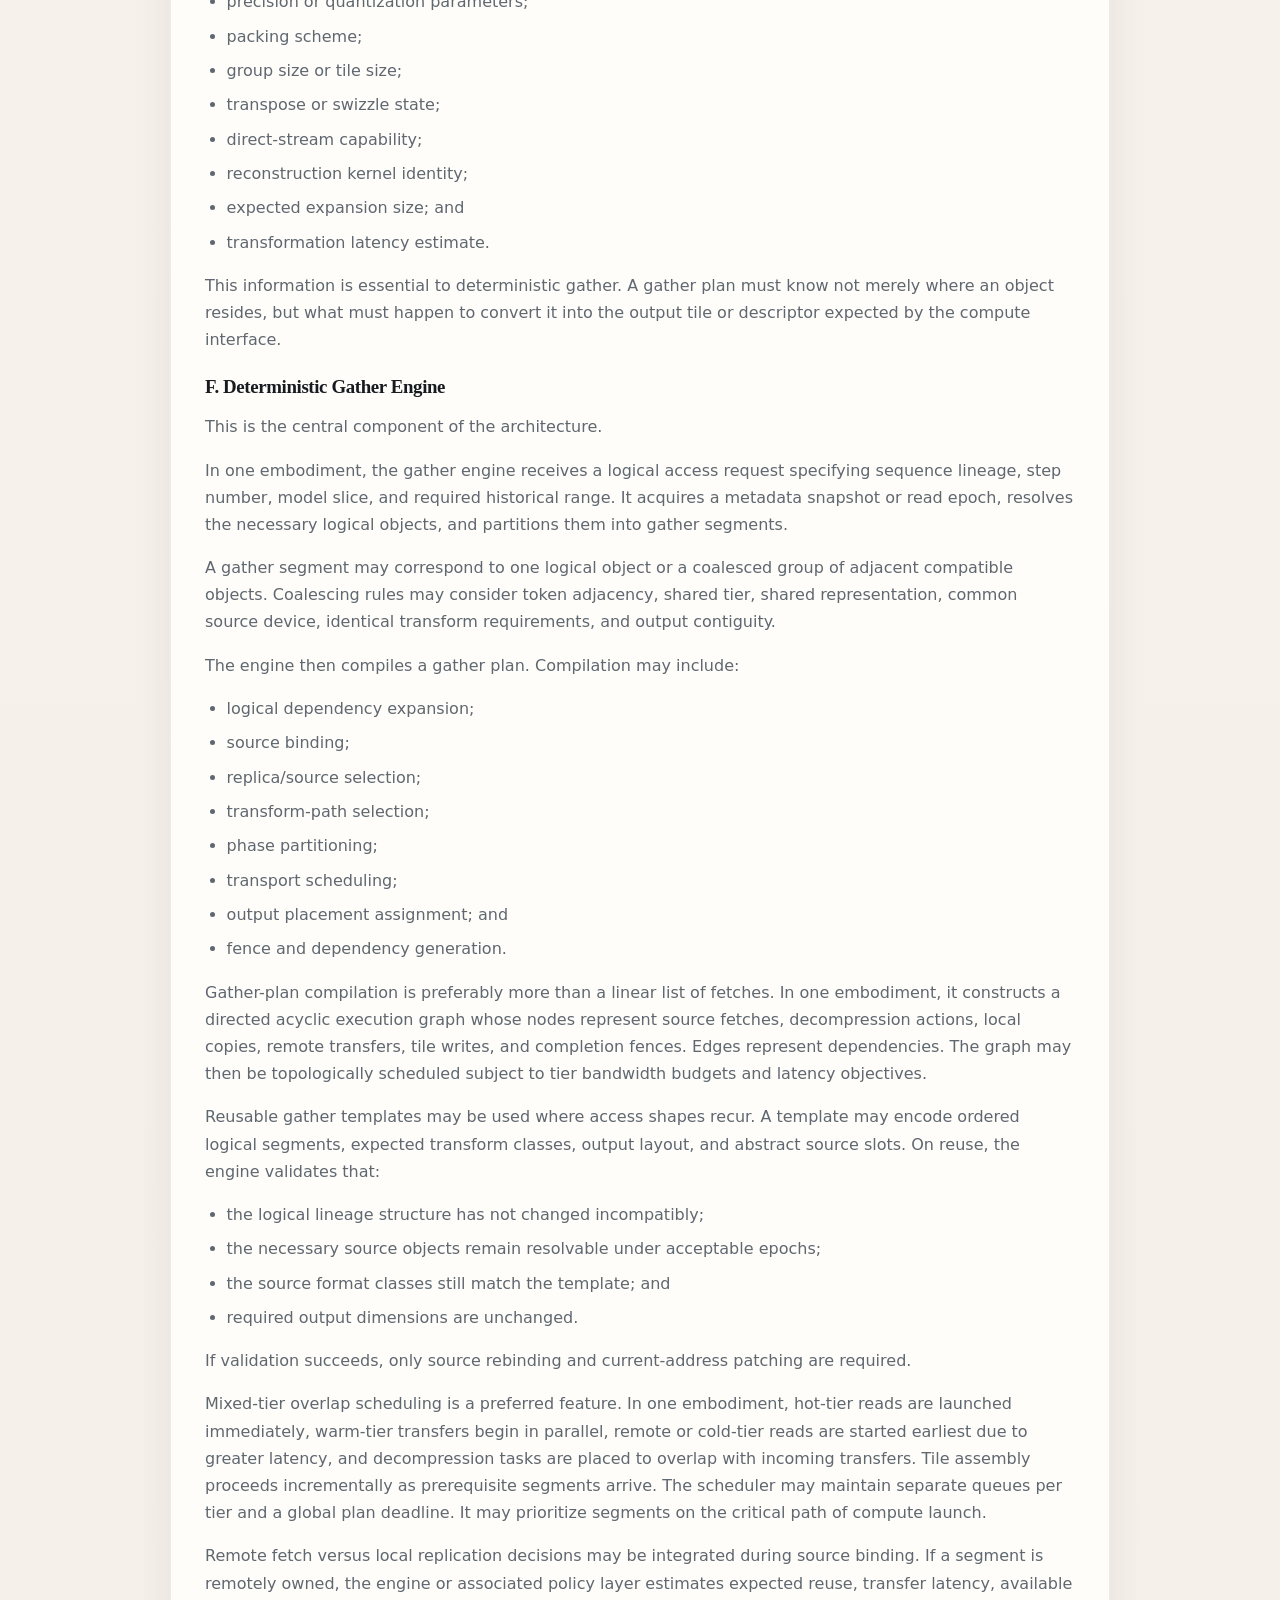
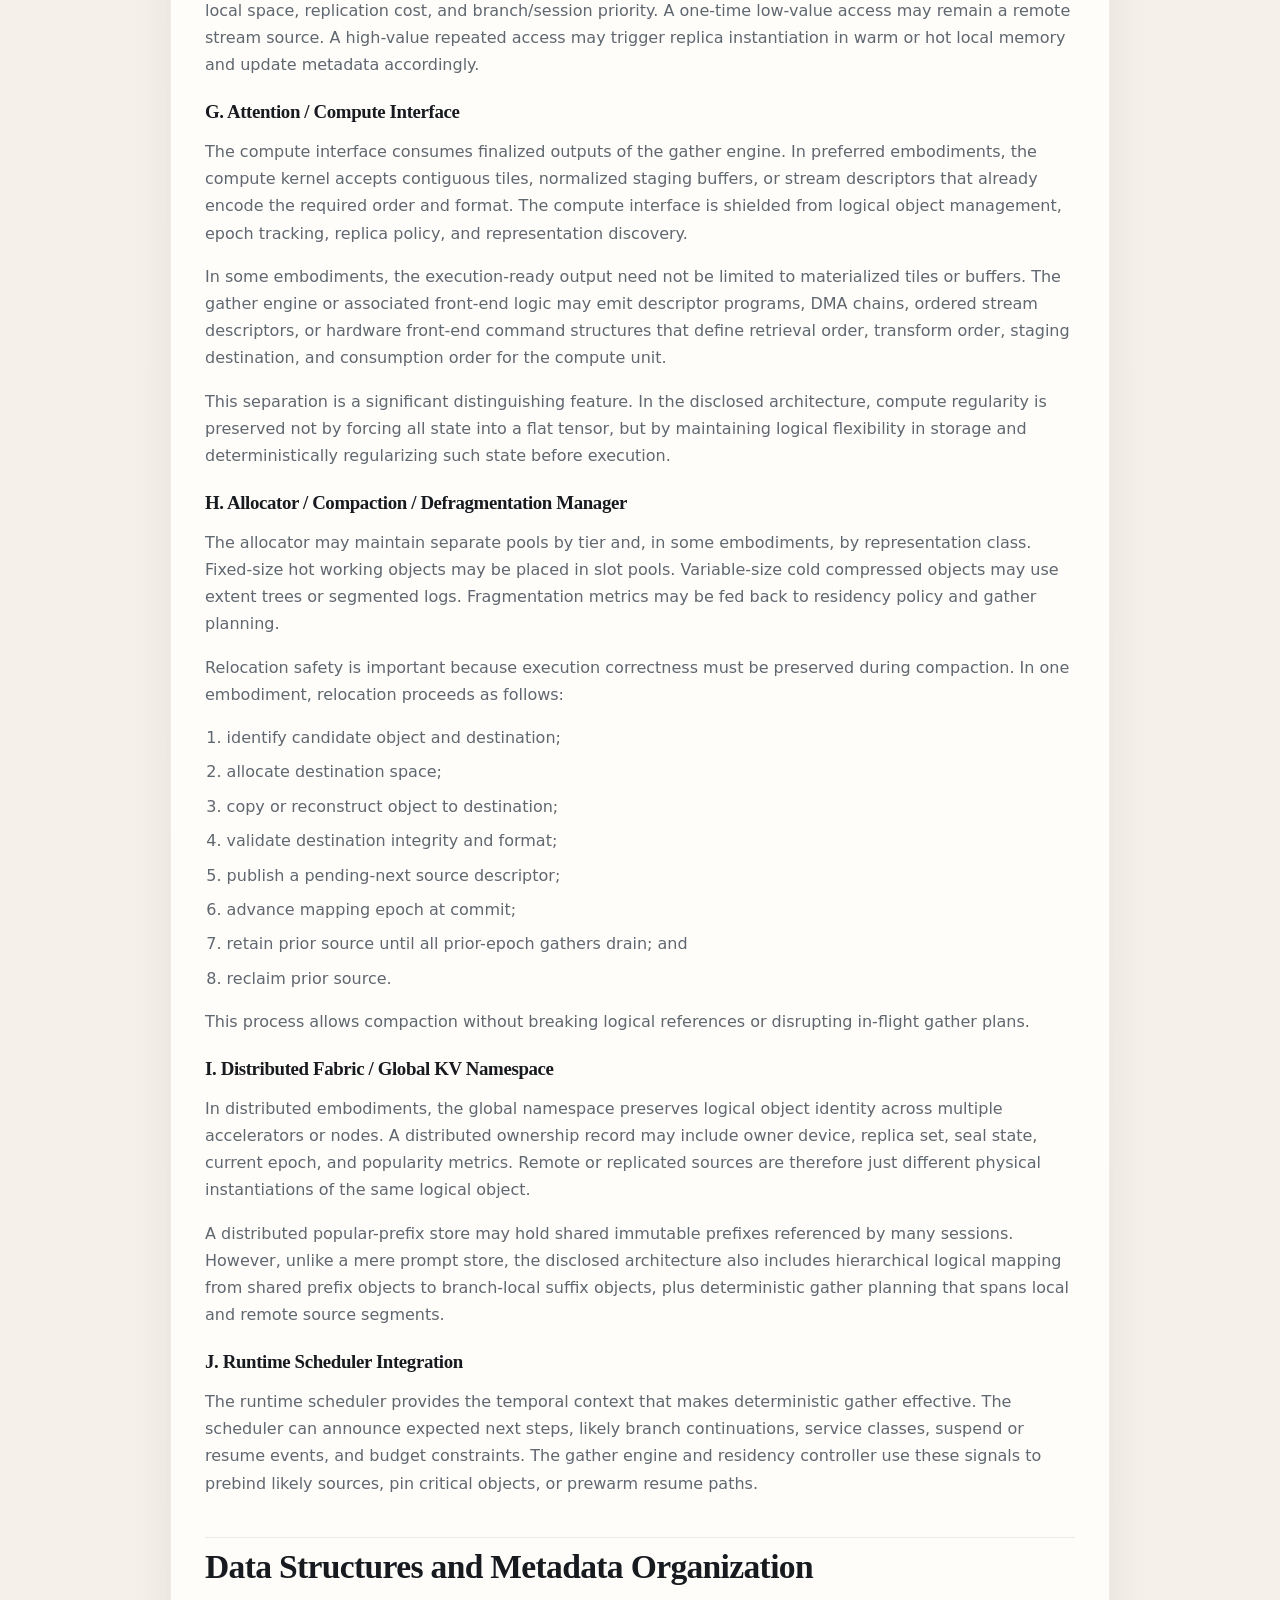
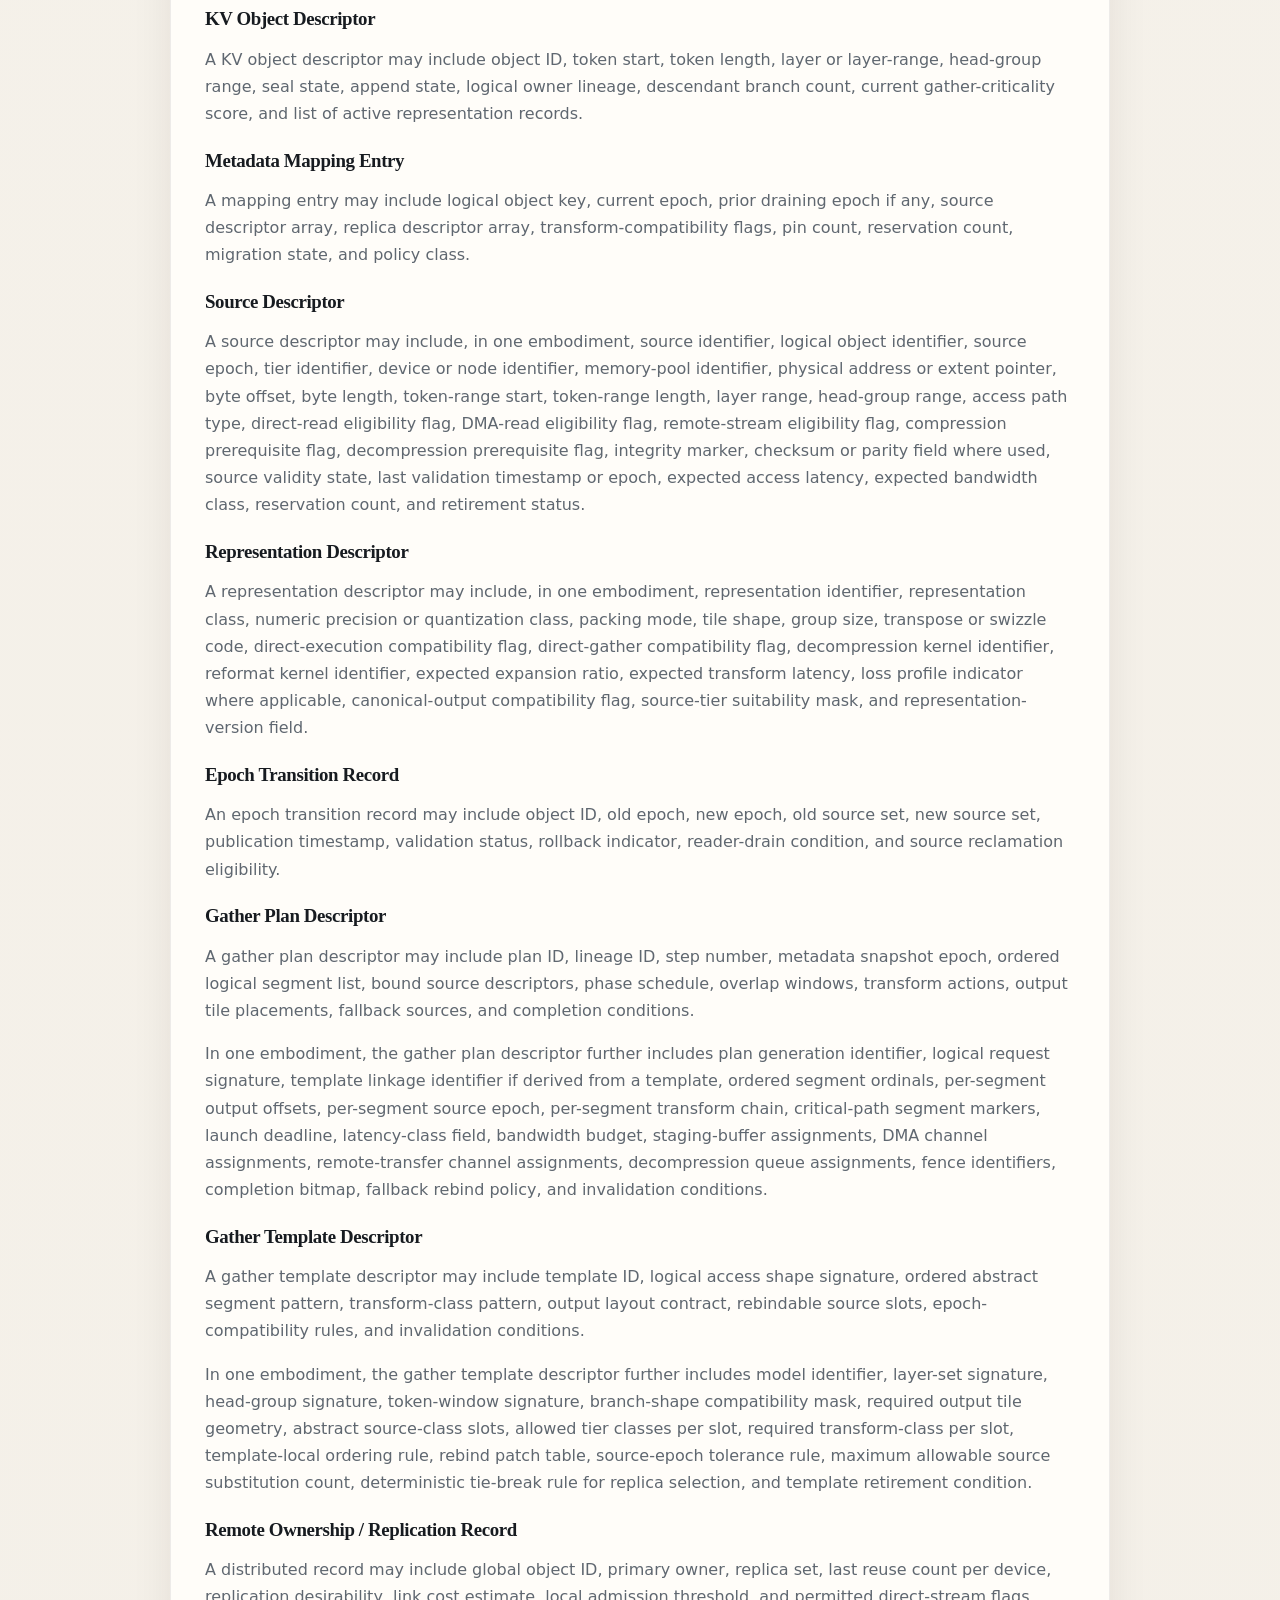
<file: final_india_provisional_specification.html>
<!DOCTYPE html>
<html lang="en">
<head>
  <meta charset="UTF-8">
  <meta name="viewport" content="width=device-width, initial-scale=1.0">
  <title>Final India Provisional Specification</title>
  <meta name="robots" content="index, follow">
  <style>
    :root { --bg:#f3efe8; --panel:#fffdf9; --line:#d9d2c7; --text:#1f2328; --muted:#5f6770; --link:#385a74; --code:#f2eee7; --max:980px; }
    *{box-sizing:border-box} body{margin:0;background:linear-gradient(180deg,#f8f5ef,#f1ece3);color:var(--text);font:16px/1.7 "IBM Plex Sans",system-ui,sans-serif}
    .top{position:sticky;top:0;z-index:10;background:rgba(248,245,239,.92);backdrop-filter:blur(12px);border-bottom:1px solid rgba(31,35,40,.08)}
    .top-inner{width:min(100%,var(--max));margin:0 auto;padding:14px 20px;display:flex;align-items:center;justify-content:space-between;gap:16px}
    .brand{font-weight:600;letter-spacing:.02em;color:#20242a} .nav a{color:var(--muted);text-decoration:none;margin-left:18px} .nav a:hover{color:var(--text)}
    .shell{width:min(100%,var(--max));margin:0 auto;padding:32px 20px 80px} .doc{background:var(--panel);border:1px solid rgba(31,35,40,.08);border-radius:24px;padding:34px;box-shadow:0 18px 40px rgba(37,31,24,.08)}
    h1,h2,h3,h4{font-family:Georgia,serif;line-height:1.12;letter-spacing:-.02em;margin:1.2em 0 .5em;color:#171b20} h1{margin-top:0;font-size:clamp(2.2rem,5vw,3.6rem)} h2{font-size:clamp(1.5rem,3vw,2.1rem);padding-top:.3em;border-top:1px solid rgba(31,35,40,.08)} h3{font-size:1.18rem}
    p,li{color:var(--muted)} a{color:var(--link)} ul,ol{padding-left:1.35rem} li+li{margin-top:.45rem} code{background:var(--code);padding:.12rem .35rem;border-radius:6px;font-family:ui-monospace,SFMono-Regular,Menlo,Consolas,monospace;font-size:.94em} pre{background:var(--code);padding:18px;border-radius:16px;overflow:auto;border:1px solid rgba(31,35,40,.08)} pre code{background:transparent;padding:0} .lede{color:var(--muted);margin:0 0 24px;max-width:70ch}
    @media (max-width:720px){.top-inner{flex-direction:column;align-items:flex-start} .nav a{margin:0 16px 0 0} .doc{padding:22px}}
  </style>
</head>
<body>
  <header class="top"><div class="top-inner"><div class="brand">Deterministic Gather Patent Materials</div><nav class="nav"><a href="./index.html">HOME</a></nav></div></header>
  <main class="shell"><article class="doc"><h1>Final India Provisional Specification</h1><p class="lede">Browser-friendly technical document view generated from the repository markdown source.</p><h1>Title of the Invention</h1>
<p>Systems and Methods for Deterministic Gather of Hierarchically Managed Key-Value State for Neural Network Inference</p>
<h2>Field of the Invention</h2>
<p>The present disclosure relates to memory architecture, inference runtime systems, accelerator control, and machine learning serving infrastructure. More particularly, the disclosure relates to systems and methods for managing live inference state for autoregressive neural network inference by treating key-value state as logically addressed, shared, tiered, format-aware memory objects and by deterministically gathering such logically shared, tiered, and format-diverse objects into execution-ready tiles, buffers, or descriptors for neural attention or related compute operations.</p>
<h2>Background and Technical Context</h2>
<p>Autoregressive neural network inference commonly requires repeated access to previously generated or previously processed context. In attention-based neural architectures, such historical context is represented by key-value state associated with prior tokens, positions, windows, or latent units. As context length, concurrency, and branching increase, management of such state becomes a primary systems problem.</p>
<p>In practical deployments, inference is rarely limited to a single short isolated sequence. Serving platforms may process many simultaneous sessions, large shared prompts, long conversational histories, resumable sessions, branch-heavy speculative workflows, tool-augmented agent execution, and distributed execution across multiple accelerators. Under such conditions, historical inference state is not merely an auxiliary tensor. It is a large, evolving, shared, service-critical operating substrate.</p>
<p>Conventional implementations often store KV state as flat per-sequence tensors or similar append-oriented allocations. Other implementations may rely on generic hardware caches to opportunistically capture locality. Still other implementations may introduce page-oriented allocation schemes or compression of historical state. However, such approaches generally do not provide a complete architectural treatment of live inference state as a logically named, explicitly managed object domain in which placement, sharing, relocation, representation, and compute preparation are jointly governed.</p>
<p>The present disclosure is based on the recognition that the key bottleneck is not only storage capacity, and not only memory bandwidth, but also the absence of a deterministic, architecture-level mechanism for transforming logically shared, physically fragmented, multi-tier, and format-diverse inference state into regular execution-ready structures. In other words, the invention treats deterministic gather of live inference state as a first-class architectural problem and solution.</p>
<p>In preferred embodiments, KV state is not merely stored. It is blockized, logically addressed, shared through prefix-aware lineage structures, placed across tiers under explicit residency policy, optionally represented differently by tier, and then deterministically gathered into compute-ready tiles or descriptors by a dedicated gather control path. The gather path is central: it is the mechanism by which logically irregular state is rendered execution-regular without burdening the compute kernel with metadata traversal, branch resolution, representation discovery, or residency arbitration.</p>
<h2>Problems in Existing Systems</h2>
<p>Existing inference systems, particularly for long-context and multi-session autoregressive serving, may exhibit one or more of the following deficiencies.</p>
<p>A first problem is uncontrolled growth of KV footprint with context length, concurrency, branch count, and resumability requirements.</p>
<p>A second problem is duplication of shared prompt or shared prefix state across sessions and branches, which increases occupancy of costly hot or warm memory tiers.</p>
<p>A third problem is over-reliance on generic hardware caching, which ordinarily operates on low-level memory access locality without explicit knowledge of logical sequence structure, branch lineage, prefix reuse, service class, or representation transform requirements.</p>
<p>A fourth problem is the use of flat per-sequence KV tensors that assume a direct and often static correspondence between logical sequence identity and physical placement, thereby making sharing, relocation, distributed ownership, and resumable migration cumbersome.</p>
<p>A fifth problem is that page-based or block-based allocation alone does not solve the execution problem. Even if allocation is non-contiguous, the runtime must still assemble logically correct and execution-efficient historical state for each inference step.</p>
<p>A sixth problem is that compression-only approaches reduce capacity footprint but do not provide explicit logical namespace management, deterministic reconstruction planning, branch-aware ownership, or compute-facing regularization.</p>
<p>A seventh problem is that distributed prompt stores or prefix stores, when used without hierarchical logical mapping and deterministic gather planning, may cache prompt artifacts but still fail to provide coherent management of branch-local suffixes, multi-tier representations, remote/local ownership transitions, or execution preparation under latency constraints.</p>
<p>An eighth problem is unpredictable latency caused by reactive or best-effort retrieval. When required historical state spans multiple tiers or devices, conventional systems may incur variable stalls because retrieval order, decompression sequence, and staging layout are not compiled into a deterministic execution-preparation plan.</p>
<p>A ninth problem is that compute kernels may be exposed to irregularity. If the compute plane must resolve metadata, follow ownership indirections, or adapt dynamically to compressed and distributed storage formats, kernel efficiency and predictability may degrade.</p>
<p>A tenth problem is that compaction, relocation, suspend/resume, and migration are difficult when logical state is entangled with fixed physical allocations rather than being mediated through a robust logical mapping layer with commit-safe transitions.</p>
<p>Accordingly, a need exists for an inference-state architecture in which logically shared, tiered, and format-diverse KV objects are deterministically gathered into execution-ready structures through a distinct control path, while placement, sharing, and format changes remain transparent to compute execution.</p>
<h2>Summary of the Invention</h2>
<p>The present disclosure provides systems and methods in which deterministic gather of logically managed KV objects into execution-ready tiles or descriptors constitutes the central mechanism for autoregressive neural network inference.</p>
<p>In one embodiment, KV state is partitioned into logical blocks or extents, each associated with token ranges and model subspaces such as layer, head, head group, channel group, or combinations thereof. Each unit is assigned a logical identity independent of current physical location and independent of whether one or more physical representations presently exist.</p>
<p>In one embodiment, a residency-first hierarchical management substrate maintains a logical namespace and maps each logical KV object to one or more physical placements across multiple tiers. Such tiers may include on-chip SRAM or local memory, HBM or device DRAM, host DRAM, pooled or coherent-fabric memory, remote device memory, and storage-backed memory. The hierarchical management substrate supports deterministic gather by recording representation type, compression state, version epoch, ownership lineage, pin state, relocation state, distributed ownership, and gather-relevant formatting information.</p>
<p>In one embodiment, a prefix-sharing and branch manager represents common prompts and historical sequence segments as shared lineage structures, including prefix trees, DAGs, branch graphs, or related forms, so that deterministic gather may assemble shared and branch-local historical state without requiring physical duplication.</p>
<p>In one embodiment, a residency controller governs placement, promotion, demotion, prefetch, replication, pinning, and representation transitions according to policy, whereby residency-first hierarchical management acts as an enabling substrate for deterministic gather rather than as an independent end in itself.</p>
<p>In one embodiment, a deterministic gather engine receives logical access requirements for an inference step, traverses metadata structures in the control plane, resolves shared lineage, identifies required representations and locations, compiles a gather plan, schedules overlapping retrieval from mixed tiers, invokes decompression or reformatting where needed, and emits execution-ready tiles, buffers, streams, or descriptors. In preferred embodiments, the compute plane does not walk metadata structures directly.</p>
<p>In one embodiment, gather planning is plan-compiled and optionally template-reusable. Gather templates may be reused for recurrent access shapes, subject to metadata version and residency checks. Mixed-tier overlap scheduling may be used to overlap cold-tier fetch, remote fetch, warm-tier transfer, decompression, and output tile assembly.</p>
<p>In one embodiment, metadata commit and epoch mechanisms enable safe relocation, compaction, migration, and representation switching without invalidating logical identity or exposing compute kernels to transient inconsistency during deterministic gather validation and source binding.</p>
<p>The invention accordingly resides in deterministic gather of logically managed KV objects into execution-ready artifacts, together with the residency-first hierarchical management substrate that makes such deterministic gather correct, repeatable, and efficient across shared, tiered, and format-diverse historical state.</p>
<h2>Statement of the Invention</h2>
<p>According to one aspect of the present invention there is provided a computer-implemented system and method for autoregressive neural network inference, wherein key-value state is maintained as logically managed objects addressable through hierarchical metadata and wherein a deterministic gather mechanism resolves said logically managed objects, including shared, tiered, compressed, relocated, and remotely owned objects, into execution-ready tiles, buffers, or descriptors for attention or related compute operations. In one embodiment, residency-first hierarchical KV management provides the control substrate for naming, ownership, placement, versioning, representation control, promotion, demotion, replication, and relocation of said objects, and deterministic gather provides the execution-preparation path by which such objects are transformed into compute-consumable form without requiring the compute kernel to traverse the metadata hierarchy directly.</p>
<h2>Brief Statement of Technical Advantages / Technical Effects</h2>
<p>In some embodiments, the disclosed architecture reduces duplication of common prompt and branch-prefix state by representing historical KV as shared logical objects with explicit ownership and lineage, rather than duplicating equivalent per-sequence tensors.</p>
<p>In some embodiments, hot-tier pressure is reduced because the residency-first hierarchical management substrate permits only the most latency-sensitive and gather-critical objects to occupy the hottest tier, while colder or shared historical state remains available for deterministic gather from warm or cold tiers.</p>
<p>In some embodiments, execution preparation becomes more predictable because the gather path is compiled and ordered. Instead of ad hoc retrieval from whatever locations happen to contain relevant data, the runtime constructs a deterministic plan specifying source resolution, transfer order, overlap, decompression, format conversion, and final layout.</p>
<p>In some embodiments, better QoS control is achieved because the substrate exposes policy-aware residency, pinning, and source-selection controls to the deterministic gather path. Latency-sensitive sessions, premium classes, shared hot prefixes, and high-probability branches may therefore receive differentiated gather treatment under explicit policy.</p>
<p>In some embodiments, long-context serving is improved because historical context may reside across multiple tiers and representations while remaining logically addressable and gatherable into execution-ready form when needed.</p>
<p>In some embodiments, branch-heavy serving is improved because shared ancestors are retained once, divergence is localized to suffix objects, and the gather engine can deterministically combine shared and branch-local state during execution preparation.</p>
<p>In some embodiments, relocation and compaction are safer and less disruptive because logical mapping is decoupled from physical placement and governed by epoch-based metadata commit rules.</p>
<p>In some embodiments, distributed serving is improved because remote ownership, selective replication, and replica-versus-fetch decisions are made using logical object identity and gather-aware policy rather than opaque cache behavior.</p>
<p>The foregoing technical effects arise from deterministic gather of logically managed KV objects, supported by residency-first hierarchical management, rather than from simple enlargement of memory or generic reuse mechanisms.</p>
<h2>Glossary / Definitions</h2>
<p>&quot;KV object&quot; means a logically identified unit of historical inference state, including a block, extent, segment, or grouped collection of keys and/or values.</p>
<p>&quot;Deterministic gather&quot; means a control-plane-managed operation that resolves logically named KV objects, determines their physical sources and representation transforms, and assembles them into a defined execution-ready output according to a stable and policy-governed plan.</p>
<p>&quot;Execution-ready tile&quot; means a buffer, tile, tensor view, stream unit, or descriptor arrangement suitable for direct or near-direct use by an attention or related compute operator.</p>
<p>&quot;Gather template&quot; means a reusable plan skeleton or compiled gather pattern associated with a logical access shape, subject to source validation, epoch checks, and address rebinding.</p>
<p>&quot;Epoch transition&quot; means a metadata commit mechanism by which logical-to-physical mappings change from one valid version to another while preserving reader correctness.</p>
<p>&quot;Seal state&quot; means whether a KV object is closed to further append or update and therefore eligible for immutable sharing, migration, replication, or archival treatment.</p>
<p>&quot;Residency-first&quot; means an architectural approach in which placement of live inference state across tiers is explicitly managed using logical semantics and policy, rather than left primarily to generic hardware caches or incidental allocator state.</p>
<h2>Detailed Description of the Invention</h2>
<p>The invention will now be described in greater detail, deterministic gather being the central architectural theme.</p>
<p>In autoregressive inference, historical KV state may be physically fragmented, logically shared, represented in different formats across tiers, and subject to relocation, compression, or remote ownership. Attention or related compute operators, however, require regular execution-ready inputs. The disclosed system addresses this by providing deterministic gather as the operative mechanism that transforms logically managed KV objects into execution-ready form.</p>
<p>In preferred embodiments, all significant irregularity is absorbed in the metadata and gather control plane. Logical sharing, branch lineage, mixed residency, representation diversity, relocation, and remote ownership are resolved before compute launch. The output of the gather engine is therefore a normalized execution artifact. This separation is fundamental and repeatedly distinguishes the invention from systems that either rely on generic caching to make data &quot;happen to be local,&quot; or expose the compute plane to irregular pointer chasing and format handling.</p>
<p>In one embodiment, each sequence or branch references a lineage structure. The lineage structure points to logical KV objects identified by token range and model subspace. Such objects need not be physically contiguous and need not exist in a single tier or a single representation. They may exist as a hot working copy, a warm reduced-precision copy, a cold compressed copy, or a remote owned copy. The hierarchical metadata manager records these possibilities.</p>
<p>When a decode step is scheduled, the compute plane does not inspect lineage trees, residency tables, or format records directly. Instead, a decode request is delivered to the gather engine. The gather engine resolves the logical request into a finite set of source objects. It determines which sources are already hot and directly consumable, which require transfer from warm memory, which require decompression from cold memory, which are remotely owned, and which may be served from local replicas. It then compiles a staged gather plan.</p>
<p>The gather plan may be compiled in multiple phases. A first phase performs logical resolution and metadata snapshotting. A second phase binds candidate physical sources, including replica choice if multiple valid sources exist. A third phase selects representation transforms and output packing paths. A fourth phase schedules transport and transformation overlap. A fifth phase emits execution-ready descriptors and synchronization fences. A sixth phase records post-gather statistics for policy feedback.</p>
<p>In one embodiment, the gather plan is deterministic in the sense that, given a logical request, a metadata snapshot, and policy state, the resulting source ordering, transform ordering, and output layout are stable according to declared rules. Such rules may include token-order precedence, layer-order precedence, head-group packing order, preferred local-over-remote source choice, and transform minimization preferences. Determinism is useful not only for correctness and predictability but also for template reuse and QoS budgeting.</p>
<p>In one embodiment, the metadata manager supports read epochs and commit epochs. A gather plan is compiled against a read epoch or metadata snapshot ID. If no intervening incompatible transition occurs, the plan remains valid. If relocation, demotion, or representation transition modifies one of the required sources, the change is published under a later commit epoch. The gather engine may validate source epochs before launch and either rebind the affected sources or regenerate the plan. In some embodiments, upper portions of the plan remain reusable while only changed sources are rebound.</p>
<p>In one embodiment, metadata commit uses a two-stage publish protocol. A new physical representation or location is first produced and validated. The metadata entry is then updated in shadow form with a next-epoch source descriptor. Once consistency conditions are met, a commit marker advances the authoritative mapping epoch. Readers already holding the prior epoch may complete using prior bindings, while new gathers use the new epoch. Source reclamation is deferred until all prior-epoch readers drain or a quiescence condition is met. This enables safe relocation, compaction, and representation switching without exposing torn mappings.</p>
<p>In one embodiment, relocation safety is maintained using one or more of: shadow-copy plus atomic pointer swap, epoch-guarded reader sets, lease-based source retention, double-resident transition windows, or relocation descriptors with validation and rollback state. Because compute kernels do not directly discover sources, relocation can remain entirely hidden behind the gather path and metadata layer.</p>
<p>The architecture may accordingly be understood as an inference-state management arrangement in which logical state is named, ownership is tracked, placement is policy-governed, representation is explicit, movement is scheduled, and execution preparation is performed by deterministic gather.</p>
<h2>Architecture Overview</h2>
<p>In one embodiment, the system comprises:</p>
<ul>
<li>a KV Block Manager responsible for creating, sealing, extending, and versioning logical KV objects;</li>
<li>a Hierarchical Metadata Manager responsible for logical naming, mapping, epoch management, and source publication;</li>
<li>a Prefix Sharing and DAG Manager responsible for common-prefix and branch ownership semantics;</li>
<li>a Residency Controller responsible for promotion, demotion, pinning, prefetch, representation transitions, and QoS-aware policy;</li>
<li>a Compression and Representation Manager responsible for tier-specific format management and reconstruction paths;</li>
<li>a Deterministic Gather Engine responsible for gather-plan compilation, source binding, overlap scheduling, output regularization, and template reuse;</li>
<li>an Attention or Compute Interface responsible for accepting execution-ready tiles or descriptors without direct metadata traversal;</li>
<li>an Allocator and Compaction Manager responsible for tier-local space management, fragmentation control, and safe relocation;</li>
<li>an optional Distributed Fabric and Global KV Namespace Manager responsible for remote ownership records, replica selection, and cross-device source policy; and</li>
<li>a Runtime Scheduler Integration layer responsible for decode requests, service classes, branch hints, suspend/resume events, and predicted access windows.</li>
</ul>
<p>The preferred division is between a control plane and a compute plane. The control plane resolves logical identity, ownership, residency, epoch validity, and transform requirements so that deterministic gather may compile and validate execution-preparation plans. The compute plane consumes the normalized result of deterministic gather. This distinction is central to the architecture.</p>
<h2>Detailed Description of Components</h2>
<h3>A. KV Block Manager</h3>
<p>In one embodiment, the KV Block Manager maintains logical KV objects as appendable, sealable units. Blocks may be fixed-size or variable-size. Fixed-size blocks can simplify allocation and gather template reuse. Variable-size extents can reduce metadata overhead for stable prompt regions and support compression-friendly packing.</p>
<p>Open blocks accept append operations for newly generated tokens. When a block becomes full, reaches a policy threshold, encounters a branch transition, or requires sealing for sharing, the block manager seals the block. A sealed block becomes immutable historical state and is eligible for broader sharing, demotion, replication, compression, or remote export.</p>
<p>Each block descriptor may include logical ID, token range, layer/head grouping, append state, seal state, generation epoch, representation references, and logical ownership references. In some embodiments, an open block and its eventual sealed descendant retain lineage linkage for audit and rollback.</p>
<h3>B. Hierarchical Metadata Manager</h3>
<p>In one embodiment, the metadata manager maintains authoritative logical-to-physical mappings and their epoch history. Possible structures include radix trees, B+-trees, page-table-like hierarchies, extent maps, or hybrids.</p>
<p>A mapping entry preferably includes:</p>
<ul>
<li>logical object identity;</li>
<li>current authoritative epoch;</li>
<li>previous committed epoch if still draining;</li>
<li>current source descriptor set;</li>
<li>representation descriptor set;</li>
<li>tier residence bitmap;</li>
<li>pin and reservation counts;</li>
<li>ownership and lineage indicators;</li>
<li>last validated checksum or integrity marker where used;</li>
<li>migration or relocation state; and</li>
<li>distributed ownership and replica metadata where applicable.</li>
</ul>
<p>Source descriptors may include tier identifier, device identifier, physical address or extent reference, layout code, transform prerequisite, validity interval, and access-cost estimate.</p>
<p>Epoch transitions are preferably explicit. In one embodiment, every mapping entry has a read-stable current pointer and an optional pending-next pointer. A relocation or representation transition first populates the pending-next pointer with a validated destination descriptor. Commit then increments the epoch and flips current to pending-next, after which the old source remains retired-but-readable until all dependent readers drain.</p>
<p>In another embodiment, metadata pages themselves are versioned, and gather compilation reads from an immutable metadata snapshot. Compaction or migration writes new leaf pages and then updates parent pointers in a copy-on-publish fashion.</p>
<h3>C. Prefix Sharing / DAG Manager</h3>
<p>In one embodiment, the prefix manager stores a lineage DAG in which common ancestors are explicit shared nodes. Each shared node may summarize descendant count, active session count, popularity score, hotness floor, and branch fan-out. Such summary fields can directly influence residency policy and gather planning.</p>
<p>Where a branch diverges from a shared prefix, the system maintains shared references to sealed ancestors and creates new branch-local suffix objects. If divergence occurs while an appendable object is open, the system may force a seal at the divergence boundary and create separate branch-local open objects thereafter.</p>
<p>In some embodiments, branch identities are included in gather-plan keys so that shared ancestors and branch-local suffixes are assembled in one deterministic output order.</p>
<h3>D. Residency Controller</h3>
<p>The residency controller is responsible not just for &quot;keeping data near compute&quot; but for ensuring that the gather engine can reliably produce execution-ready outputs under policy constraints.</p>
<p>The controller may maintain per-tier budgets, per-class quotas, per-object promotion scores, and gather-criticality scores. An object may have high gather-criticality if it appears frequently in near-future gather plans, is expensive to reconstruct from cold form, or has high fan-out across active lineages.</p>
<p>QoS-aware policy may consider latency class, tenant class, branch priority, suspend state, and shared-prefix value. The controller may expose policy records that specify:</p>
<ul>
<li>hot-tail pin depth;</li>
<li>shared-prefix protection level;</li>
<li>remote fetch tolerance;</li>
<li>replicate-on-second-use or replicate-on-threshold behavior;</li>
<li>compression eligibility;</li>
<li>resume prewarm depth; and</li>
<li>cold-tier archival mode.</li>
</ul>
<h3>E. Compression and Representation Manager</h3>
<p>The representation manager tracks how an object is stored and how it can be made execution-ready. This may include direct-execution formats, gather-native staging formats, warm compact formats, and cold archival formats.</p>
<p>Each representation record may include:</p>
<ul>
<li>format identifier;</li>
<li>precision or quantization parameters;</li>
<li>packing scheme;</li>
<li>group size or tile size;</li>
<li>transpose or swizzle state;</li>
<li>direct-stream capability;</li>
<li>reconstruction kernel identity;</li>
<li>expected expansion size; and</li>
<li>transformation latency estimate.</li>
</ul>
<p>This information is essential to deterministic gather. A gather plan must know not merely where an object resides, but what must happen to convert it into the output tile or descriptor expected by the compute interface.</p>
<h3>F. Deterministic Gather Engine</h3>
<p>This is the central component of the architecture.</p>
<p>In one embodiment, the gather engine receives a logical access request specifying sequence lineage, step number, model slice, and required historical range. It acquires a metadata snapshot or read epoch, resolves the necessary logical objects, and partitions them into gather segments.</p>
<p>A gather segment may correspond to one logical object or a coalesced group of adjacent compatible objects. Coalescing rules may consider token adjacency, shared tier, shared representation, common source device, identical transform requirements, and output contiguity.</p>
<p>The engine then compiles a gather plan. Compilation may include:</p>
<ul>
<li>logical dependency expansion;</li>
<li>source binding;</li>
<li>replica/source selection;</li>
<li>transform-path selection;</li>
<li>phase partitioning;</li>
<li>transport scheduling;</li>
<li>output placement assignment; and</li>
<li>fence and dependency generation.</li>
</ul>
<p>Gather-plan compilation is preferably more than a linear list of fetches. In one embodiment, it constructs a directed acyclic execution graph whose nodes represent source fetches, decompression actions, local copies, remote transfers, tile writes, and completion fences. Edges represent dependencies. The graph may then be topologically scheduled subject to tier bandwidth budgets and latency objectives.</p>
<p>Reusable gather templates may be used where access shapes recur. A template may encode ordered logical segments, expected transform classes, output layout, and abstract source slots. On reuse, the engine validates that:</p>
<ul>
<li>the logical lineage structure has not changed incompatibly;</li>
<li>the necessary source objects remain resolvable under acceptable epochs;</li>
<li>the source format classes still match the template; and</li>
<li>required output dimensions are unchanged.</li>
</ul>
<p>If validation succeeds, only source rebinding and current-address patching are required.</p>
<p>Mixed-tier overlap scheduling is a preferred feature. In one embodiment, hot-tier reads are launched immediately, warm-tier transfers begin in parallel, remote or cold-tier reads are started earliest due to greater latency, and decompression tasks are placed to overlap with incoming transfers. Tile assembly proceeds incrementally as prerequisite segments arrive. The scheduler may maintain separate queues per tier and a global plan deadline. It may prioritize segments on the critical path of compute launch.</p>
<p>Remote fetch versus local replication decisions may be integrated during source binding. If a segment is remotely owned, the engine or associated policy layer estimates expected reuse, transfer latency, available local space, replication cost, and branch/session priority. A one-time low-value access may remain a remote stream source. A high-value repeated access may trigger replica instantiation in warm or hot local memory and update metadata accordingly.</p>
<h3>G. Attention / Compute Interface</h3>
<p>The compute interface consumes finalized outputs of the gather engine. In preferred embodiments, the compute kernel accepts contiguous tiles, normalized staging buffers, or stream descriptors that already encode the required order and format. The compute interface is shielded from logical object management, epoch tracking, replica policy, and representation discovery.</p>
<p>In some embodiments, the execution-ready output need not be limited to materialized tiles or buffers. The gather engine or associated front-end logic may emit descriptor programs, DMA chains, ordered stream descriptors, or hardware front-end command structures that define retrieval order, transform order, staging destination, and consumption order for the compute unit.</p>
<p>This separation is a significant distinguishing feature. In the disclosed architecture, compute regularity is preserved not by forcing all state into a flat tensor, but by maintaining logical flexibility in storage and deterministically regularizing such state before execution.</p>
<h3>H. Allocator / Compaction / Defragmentation Manager</h3>
<p>The allocator may maintain separate pools by tier and, in some embodiments, by representation class. Fixed-size hot working objects may be placed in slot pools. Variable-size cold compressed objects may use extent trees or segmented logs. Fragmentation metrics may be fed back to residency policy and gather planning.</p>
<p>Relocation safety is important because execution correctness must be preserved during compaction. In one embodiment, relocation proceeds as follows:</p>
<ol>
<li>identify candidate object and destination;</li>
<li>allocate destination space;</li>
<li>copy or reconstruct object to destination;</li>
<li>validate destination integrity and format;</li>
<li>publish a pending-next source descriptor;</li>
<li>advance mapping epoch at commit;</li>
<li>retain prior source until all prior-epoch gathers drain; and</li>
<li>reclaim prior source.</li>
</ol>
<p>This process allows compaction without breaking logical references or disrupting in-flight gather plans.</p>
<h3>I. Distributed Fabric / Global KV Namespace</h3>
<p>In distributed embodiments, the global namespace preserves logical object identity across multiple accelerators or nodes. A distributed ownership record may include owner device, replica set, seal state, current epoch, and popularity metrics. Remote or replicated sources are therefore just different physical instantiations of the same logical object.</p>
<p>A distributed popular-prefix store may hold shared immutable prefixes referenced by many sessions. However, unlike a mere prompt store, the disclosed architecture also includes hierarchical logical mapping from shared prefix objects to branch-local suffix objects, plus deterministic gather planning that spans local and remote source segments.</p>
<h3>J. Runtime Scheduler Integration</h3>
<p>The runtime scheduler provides the temporal context that makes deterministic gather effective. The scheduler can announce expected next steps, likely branch continuations, service classes, suspend or resume events, and budget constraints. The gather engine and residency controller use these signals to prebind likely sources, pin critical objects, or prewarm resume paths.</p>
<h2>Data Structures and Metadata Organization</h2>
<h3>KV Object Descriptor</h3>
<p>A KV object descriptor may include object ID, token start, token length, layer or layer-range, head-group range, seal state, append state, logical owner lineage, descendant branch count, current gather-criticality score, and list of active representation records.</p>
<h3>Metadata Mapping Entry</h3>
<p>A mapping entry may include logical object key, current epoch, prior draining epoch if any, source descriptor array, replica descriptor array, transform-compatibility flags, pin count, reservation count, migration state, and policy class.</p>
<h3>Source Descriptor</h3>
<p>A source descriptor may include, in one embodiment, source identifier, logical object identifier, source epoch, tier identifier, device or node identifier, memory-pool identifier, physical address or extent pointer, byte offset, byte length, token-range start, token-range length, layer range, head-group range, access path type, direct-read eligibility flag, DMA-read eligibility flag, remote-stream eligibility flag, compression prerequisite flag, decompression prerequisite flag, integrity marker, checksum or parity field where used, source validity state, last validation timestamp or epoch, expected access latency, expected bandwidth class, reservation count, and retirement status.</p>
<h3>Representation Descriptor</h3>
<p>A representation descriptor may include, in one embodiment, representation identifier, representation class, numeric precision or quantization class, packing mode, tile shape, group size, transpose or swizzle code, direct-execution compatibility flag, direct-gather compatibility flag, decompression kernel identifier, reformat kernel identifier, expected expansion ratio, expected transform latency, loss profile indicator where applicable, canonical-output compatibility flag, source-tier suitability mask, and representation-version field.</p>
<h3>Epoch Transition Record</h3>
<p>An epoch transition record may include object ID, old epoch, new epoch, old source set, new source set, publication timestamp, validation status, rollback indicator, reader-drain condition, and source reclamation eligibility.</p>
<h3>Gather Plan Descriptor</h3>
<p>A gather plan descriptor may include plan ID, lineage ID, step number, metadata snapshot epoch, ordered logical segment list, bound source descriptors, phase schedule, overlap windows, transform actions, output tile placements, fallback sources, and completion conditions.</p>
<p>In one embodiment, the gather plan descriptor further includes plan generation identifier, logical request signature, template linkage identifier if derived from a template, ordered segment ordinals, per-segment output offsets, per-segment source epoch, per-segment transform chain, critical-path segment markers, launch deadline, latency-class field, bandwidth budget, staging-buffer assignments, DMA channel assignments, remote-transfer channel assignments, decompression queue assignments, fence identifiers, completion bitmap, fallback rebind policy, and invalidation conditions.</p>
<h3>Gather Template Descriptor</h3>
<p>A gather template descriptor may include template ID, logical access shape signature, ordered abstract segment pattern, transform-class pattern, output layout contract, rebindable source slots, epoch-compatibility rules, and invalidation conditions.</p>
<p>In one embodiment, the gather template descriptor further includes model identifier, layer-set signature, head-group signature, token-window signature, branch-shape compatibility mask, required output tile geometry, abstract source-class slots, allowed tier classes per slot, required transform-class per slot, template-local ordering rule, rebind patch table, source-epoch tolerance rule, maximum allowable source substitution count, deterministic tie-break rule for replica selection, and template retirement condition.</p>
<h3>Remote Ownership / Replication Record</h3>
<p>A distributed record may include global object ID, primary owner, replica set, last reuse count per device, replication desirability, link cost estimate, local admission threshold, and permitted direct-stream flags.</p>
<h3>Distributed Ownership Record</h3>
<p>A distributed ownership record may include, in one embodiment, global object identifier, owner node or device identifier, owner epoch, seal state, mutability state, replica list, replica epochs, replica freshness indicators, invalidation generation, preferred source region, topology class, remote-fetch count, local-replication count, popularity score, reuse forecast, replica admission threshold, replica eviction priority, coherency mode, refresh-required flag, refresh deadline, and permitted direct-stream or stage-local restrictions.</p>
<h2>KV Lifecycle Management</h2>
<p>A KV object may pass through the following lifecycle stages:</p>
<ul>
<li>creation;</li>
<li>appendable open state;</li>
<li>seal transition;</li>
<li>shared historical state;</li>
<li>tier movement;</li>
<li>representation transition;</li>
<li>remote export or replication;</li>
<li>gather reservation;</li>
<li>relocation;</li>
<li>suspend archival;</li>
<li>resume prewarm;</li>
<li>reference release; and</li>
<li>reclamation.</li>
</ul>
<p>Throughout the lifecycle, the logical ID remains stable even if physical sources change. This stability is what enables deterministic gather to serve as the persistent bridge to execution.</p>
<h2>Memory Tiering and Residency Policy</h2>
<p>In preferred embodiments, residency policy is evaluated in gather terms. That is, the controller does not merely ask whether an object was recently used, but whether future gather plans are likely to need the object and what the cost would be if it were absent from hotter tiers.</p>
<p>Promotion factors may include:</p>
<ul>
<li>inclusion in near-future gather windows;</li>
<li>high branch fan-out;</li>
<li>high session priority;</li>
<li>high remote-fetch cost;</li>
<li>high decompression cost; and</li>
<li>global prefix popularity.</li>
</ul>
<p>Demotion factors may include:</p>
<ul>
<li>low near-future gather probability;</li>
<li>availability of lower-tier replicas;</li>
<li>low service priority;</li>
<li>pressure in hotter tiers; and</li>
<li>reconstructability with acceptable latency.</li>
</ul>
<p>The policy may therefore be described as gather-aware residency control forming part of the substrate that supports deterministic gather.</p>
<h2>Prefix Sharing / Branch Sharing / Session Sharing</h2>
<p>Shared prefixes are preferably represented as immutable historical objects. Branches reference shared ancestors and add local suffixes. This structure benefits deterministic gather because the gather engine can assemble a single execution-ready historical view from shared and private objects without requiring physical duplication.</p>
<p>In some embodiments, prefix nodes maintain aggregate statistics such as active descendant count, accumulated gather frequency, and global popularity score. These metrics can directly influence both residency and remote replication policy.</p>
<h2>Deterministic Gather and Execution Preparation</h2>
<p>This section is central to the invention.</p>
<p>For each decode or attention-consuming step, the runtime forms a logical request describing the historical state needed. The deterministic gather engine then performs:</p>
<ol>
<li>logical expansion of lineage to required token ranges;</li>
<li>resolution of shared versus branch-local objects;</li>
<li>binding of current valid physical sources under a metadata epoch;</li>
<li>selection among multiple valid sources, including local versus remote alternatives;</li>
<li>selection of transform paths based on representation type;</li>
<li>construction of a phase-ordered execution-preparation plan;</li>
<li>overlap scheduling across tiers and transforms; and</li>
<li>regularized output emission.</li>
</ol>
<p>Execution-ready outputs may be contiguous tiles, ring-buffer slots, DMA chains, packetized stream descriptors, or hardware front-end descriptors. The architecture is not limited to any particular output form. It is material that the output be normalized for compute consumption and derived through deterministic gather of logically managed objects.</p>
<p>In some embodiments, deterministic gather emits a programmatic execution artifact rather than a fully materialized buffer. Such execution artifact may comprise a descriptor program, a DMA command chain, an ordered stream descriptor set, or a hardware front-end command structure specifying the sequence in which source segments are to be fetched, transformed, staged, and consumed by the compute unit.</p>
<p>In one embodiment, the gather engine may precompute token-order segment slots and fill them as source segments arrive. In another embodiment, a descriptor-emitting gather unit emits ordered stream descriptors referencing staged fragments already guaranteed to satisfy compute ordering.</p>
<p>In one embodiment, a gather plan has critical-path awareness. Segments whose absence would block compute launch are prioritized. Segments outside the immediate critical prefix may continue arriving while compute begins if the compute interface supports streamed consumption. In another embodiment, full materialization is required before launch. The invention accommodates both.</p>
<h2>Compression-Aware Embodiments</h2>
<p>Compression-aware embodiments are disclosed with emphasis on gather-time consequences.</p>
<p>A compressed object in a cold tier is not merely a smaller stored form. It is a source object whose inclusion in a gather plan requires a defined reconstruction or direct-stream transform path. The metadata records that path. The gather engine schedules that path.</p>
<p>In one embodiment, a compressed object is fetched from host DRAM, decompressed into a warm staging buffer, reformatted into compute layout, and then incorporated into the output tile. In another embodiment, direct-stream decompression writes decoded vectors into final tile offsets without a persistent intermediate copy.</p>
<h2>Distributed / Multi-Accelerator Embodiments</h2>
<p>In distributed embodiments, deterministic gather may span local and remote sources. A gather plan may therefore include remote transfer nodes, replica-admission nodes, and topology-aware source choices.</p>
<p>A remote source may be used directly if expected reuse is low and latency budget permits. A local replica may be created if expected reuse exceeds threshold, if a shared prefix is globally popular, or if a session class requires tighter predictability. These choices are made in the context of a gather plan, not merely as background caching behavior.</p>
<h2>Example Flows / Methods</h2>
<h3>Method 1: Gather-plan compilation for a decode step</h3>
<ol>
<li>Receive decode-step request.</li>
<li>Acquire metadata read epoch.</li>
<li>Resolve logical lineage and required object set.</li>
<li>Expand shared-prefix and branch-local segments.</li>
<li>Coalesce adjacent compatible objects.</li>
<li>Bind current physical sources and candidate replicas.</li>
<li>Select local versus remote sources according to policy.</li>
<li>Select transform paths for each segment.</li>
<li>Construct phase graph for transfers, transforms, and tile writes.</li>
<li>Schedule overlap subject to bandwidth and latency constraints.</li>
<li>Emit execution-ready descriptors and reservations.</li>
</ol>
<h3>Method 2: Metadata epoch commit for relocation</h3>
<ol>
<li>Create destination physical object.</li>
<li>Validate integrity and format.</li>
<li>Write pending-next source descriptor into metadata shadow state.</li>
<li>Mark transition record as prepared.</li>
<li>Advance commit epoch atomically.</li>
<li>Allow new gathers to bind to new source.</li>
<li>Retain old source for prior-epoch readers.</li>
<li>Reclaim old source after drain condition.</li>
</ol>
<h3>Method 3: Reusable gather-template execution</h3>
<ol>
<li>Receive gather request.</li>
<li>Match logical access shape to stored template.</li>
<li>Validate epoch-compatibility and transform-class compatibility.</li>
<li>Patch current source addresses and output buffer locations.</li>
<li>Apply any source-specific fallback decisions.</li>
<li>Launch compiled phases with reduced control-plane overhead.</li>
</ol>
<h3>Method 4: Mixed-tier overlap scheduling</h3>
<ol>
<li>Start cold-tier and remote fetches first.</li>
<li>Launch warm-tier DMA in parallel.</li>
<li>Reserve hot-tier objects for immediate local reads.</li>
<li>Schedule decompression kernels upon earliest eligible arrival.</li>
<li>Assemble completed segments into output slots.</li>
<li>Track critical-path completion.</li>
<li>Launch compute when required execution-ready contract is met.</li>
</ol>
<h3>Method 5: Remote fetch versus local replication decision</h3>
<ol>
<li>Identify remote-owned object required for gather.</li>
<li>Estimate expected reuse count within planning horizon.</li>
<li>Estimate one-time remote latency and repeated remote penalty.</li>
<li>Estimate local memory cost of replica.</li>
<li>If reuse probability or service class exceeds threshold, allocate local replica and publish metadata.</li>
<li>Otherwise use remote streaming source for current plan.</li>
</ol>
<h3>Method 6: Safe compaction of warm-tier objects</h3>
<ol>
<li>Measure fragmentation.</li>
<li>Select candidate objects with low immediate gather-criticality.</li>
<li>Move object to destination extent.</li>
<li>Publish pending-next descriptor.</li>
<li>Commit epoch transition.</li>
<li>Drain old readers.</li>
<li>Release fragmented source extent.</li>
</ol>
<h3>Method 7: Resume prewarm of suspended session</h3>
<ol>
<li>Receive resume event.</li>
<li>Identify most likely first gather windows.</li>
<li>Promote or fetch those objects to warm or hot tiers.</li>
<li>Instantiate gather templates where appropriate.</li>
<li>Leave deeper historical windows cold until future demand warrants.</li>
</ol>
<h3>Method 8: Shared-prefix admission into popular-prefix store</h3>
<ol>
<li>Identify repeated prefix above popularity threshold.</li>
<li>Seal corresponding historical objects.</li>
<li>Assign global prefix node and distributed ownership metadata.</li>
<li>Replicate to selected devices or regions.</li>
<li>Bind new sessions to shared prefix node rather than recomputing or duplicating.</li>
</ol>
<h3>Method 9: Copy-on-write divergence handling</h3>
<ol>
<li>Detect branch creation from a shared lineage.</li>
<li>Identify the last sealed shared object and any still-open appendable object.</li>
<li>If an open appendable object is shared, force a seal boundary at the divergence point.</li>
<li>Create a branch-local logical object for post-divergence token positions.</li>
<li>Update lineage metadata so that ancestor objects remain shared and only the divergent suffix becomes branch-local.</li>
<li>Increment or adjust ownership and reference fields for the shared and branch-local objects.</li>
<li>Permit subsequent deterministic gather to assemble shared ancestors and branch-local suffix objects in a single ordered output.</li>
</ol>
<h3>Method 10: Compressed-cold-to-warm promotion</h3>
<ol>
<li>Identify a cold-tier compressed object required with sufficient likelihood for near-term deterministic gather.</li>
<li>Select a destination warm-tier pool and target warm representation.</li>
<li>Fetch the compressed source object from the cold tier.</li>
<li>Decompress or reconstruct the object into the warm-tier representation.</li>
<li>Validate output size, format, and integrity.</li>
<li>Publish a warm-tier source descriptor and associated representation descriptor under a next metadata epoch or as an additional resident source.</li>
<li>Update residency state so subsequent gather plans may bind to the warm representation.</li>
</ol>
<h3>Method 11: Epoch-change fallback and rebind during gather validation</h3>
<ol>
<li>Validate a compiled gather plan against current metadata epochs before launch.</li>
<li>Detect that one or more bound source descriptors have become stale due to a later committed epoch.</li>
<li>Determine whether the plan remains reusable by patching only the affected segments.</li>
<li>If reusable, rebind the stale segments to current valid source descriptors and update dependent transform or staging assignments.</li>
<li>If not reusable, retire the invalidated plan and regenerate a replacement gather plan from the current metadata snapshot.</li>
<li>Preserve deterministic segment ordering despite the rebind or regeneration.</li>
<li>Launch the validated plan only after all required segments reference current or permitted draining sources.</li>
</ol>
<h3>Method 12: Distributed replica invalidation or refresh</h3>
<ol>
<li>Detect that an owner epoch, representation version, or placement policy affecting a distributed object has changed.</li>
<li>Identify replicas whose freshness state is no longer current with respect to the authoritative record.</li>
<li>Mark stale replicas as invalid for new deterministic gather bindings.</li>
<li>Determine whether each stale replica should be refreshed, replaced, or discarded according to reuse forecast and local capacity.</li>
<li>If refresh is selected, transfer or reconstruct a fresh replica and publish updated replica epoch metadata.</li>
<li>If discard is selected, remove the replica from the admissible source set and reclaim the corresponding storage after reader drain.</li>
<li>Permit new gather plans to bind only to owner or refreshed replica sources.</li>
</ol>
<h2>Flagship Embodiments</h2>
<h3>Embodiment A: Single accelerator with on-chip SRAM, HBM, and host DRAM</h3>
<p>In one flagship embodiment, a single accelerator includes an on-chip SRAM tier, a device HBM tier, and host DRAM accessible over a host interconnect. The on-chip SRAM functions as a hot gather and execution-preparation tier. HBM functions as the principal warm working tier. Host DRAM functions as a high-capacity cold tier and may additionally hold compressed archival representations.</p>
<p>The metadata manager may reside partly on a host processor and partly in accelerator-resident control memory. Upper-level namespace structures and the most active mapping entries may be cached near the device. Lower-level metadata and cold mapping entries may remain host-resident.</p>
<p>During normal decoding, recently appended tail objects and immediately upcoming gather segments are pinned in on-chip SRAM. Shared hot prefixes and likely next-window segments may remain in HBM. Older historical ranges may reside in host DRAM in reduced-precision or compressed form.</p>
<p>For a given decode step, the gather engine compiles a plan as follows. It first resolves the token range required for the active layer/head-group slice. It then partitions the history into three classes: hot local objects already in SRAM, warm objects in HBM, and cold objects in host DRAM. Cold objects are fetched first because they have the longest latency. Warm objects are scheduled by DMA into staging buffers. Hot objects are marked for direct local read. If cold objects are compressed, decompression kernels are scheduled to write directly into tile offsets or into staging buffers that feed final assembly. Once the execution-ready tile contract is satisfied, the attention kernel is launched. Because the kernel sees only normalized inputs, the fact that the logical history came from three tiers is hidden.</p>
<p>Relocation safety is particularly important in this embodiment because HBM and host pools may fragment over long service intervals. Warm-tier objects may be compacted using shadow-copy and epoch-publish. A gather plan compiled under epoch E continues to read old locations while a relocation to new locations prepares epoch E+1. New gather plans use epoch E+1 after commit. Old locations are reclaimed only when all E readers complete.</p>
<p>Reusable gather templates are especially advantageous for repeated decode patterns. For a stable sequence shape and unchanged metadata compatibility, a template may be reused for consecutive steps with only tail rebinding and source-address updates. This reduces control-plane overhead and improves predictability.</p>
<p>In a practical implementation variant of this embodiment, upper metadata levels and active gather templates are maintained in accelerator-adjacent control memory, sealed tail-near objects for the active decode window are pinned in on-chip SRAM, historical warm objects are retained in HBM in gather-compatible format, and older objects are retained in host DRAM in compressed form, with the deterministic gather engine issuing overlapped host fetch, HBM DMA, SRAM read, and direct-to-tile decompression operations under epoch validation.</p>
<h3>Embodiment B: Distributed multi-accelerator popular-prefix store</h3>
<p>In a second flagship embodiment, multiple accelerators cooperate in a distributed serving cluster. A global logical namespace spans all accelerators. Shared immutable prefixes, especially globally popular prompts, are stored as common logical objects within a distributed popular-prefix store.</p>
<p>Each popular prefix is represented by a prefix lineage root plus associated sealed historical objects. A distributed ownership directory records a primary owner, replica set, seal epoch, and popularity score. Replicas may be proactively placed on selected accelerators or topology regions based on predicted demand.</p>
<p>When a new session arrives, the system first determines whether its initial prefix matches an existing global prefix node. If so, the session lineage attaches to that node and only branch-local suffix objects are created locally. This reduces duplication across the cluster.</p>
<p>The gather engine for a local decode step may therefore see a logical history composed of:</p>
<ul>
<li>globally shared prefix objects, possibly replicated locally or remotely owned;</li>
<li>session-local historical suffix objects in local warm memory; and</li>
<li>active tail objects in local hot memory.</li>
</ul>
<p>The engine compiles a plan that includes source selection. If a required prefix object is already replicated locally in warm memory, the plan uses that source. If not, the engine decides between direct remote fetch and local replication. The decision may depend on expected reuse by future sessions on the same accelerator, current fabric congestion, premium QoS requirements, and local memory pressure. A single-use access may stream remotely into the gather pipeline. A high-reuse prefix may trigger local replication and metadata publication so that subsequent gather plans bind locally.</p>
<p>In a practical implementation variant of this embodiment, a distributed directory service maintains owner and replica epochs for sealed popular-prefix objects, each accelerator maintains a local cache of gather templates for common shared-prefix shapes, and the deterministic gather engine selects between remote streaming and local replica promotion on a per-segment basis using reuse thresholds, fabric-latency class, and local warm-tier availability.</p>
<h3>Embodiment C: Resumable session architecture with compressed cold tier</h3>
<p>In a third flagship embodiment, the system supports long-lived resumable sessions. Active recent state is kept in hot and warm tiers. Older historical state is migrated to a compressed cold tier, such as host DRAM, pooled memory, or storage-backed memory, while retaining full logical identity.</p>
<p>When a session becomes idle, the residency controller evaluates historical objects according to resume probability, near-term usefulness, and compression suitability. Older sealed objects are transformed into a cold archival representation. Metadata records the cold source descriptor, compression format, expected reconstruction path, and resume-priority hints. A compact resume index may remain in warm memory, identifying likely first-window objects and applicable gather templates.</p>
<p>Upon resume, the runtime does not necessarily restore the entire session history to hot or warm local memory. Instead, it performs staged prewarm. The gather engine identifies the most probable immediate historical window and compiles a plan that may include compressed cold objects. Such objects are fetched and reconstructed just in time or slightly in advance. If subsequent decode continues, additional historical windows are brought forward according to demand and policy.</p>
<p>In a practical implementation variant of this embodiment, a suspended session retains a compact warm-tier resume index containing first-window logical segment identifiers, current gather-template identifiers, and preferred promotion order, while the bulk of sealed historical objects is stored in compressed cold memory; upon resume, the deterministic gather engine validates the cached template, rebinds current sources, promotes only the first required cold objects to warm memory, and reconstructs subsequent objects according to observed continuation of the resumed decode.</p>
<h2>Alternative Embodiments and Variations</h2>
<p>The metadata hierarchy may be radix-based, B+-tree-based, page-table-like, extent-based, log-structured, or hybrid.</p>
<p>Gather outputs may be contiguous tiles, segmented tiles with strict offsets, DMA lists, stream descriptors, or hardware front-end packets.</p>
<p>Some embodiments may permit direct attention over a reduced-precision warm representation. Some may require expansion to a canonical execution format.</p>
<p>Some embodiments may place portions of gather planning in firmware or hardware micro-engines. Others may implement it in host software.</p>
<p>Some embodiments may use content signatures to deduplicate historical objects across independently admitted sessions.</p>
<p>Some embodiments may include tenant isolation, encryption, integrity verification, or policy partitioning by customer or workload class.</p>
<h2>Industrial Applicability</h2>
<p>The invention is applicable to data-center inference clusters, cloud-based large language model serving, enterprise conversational systems, code-generation systems, interactive assistants, search-augmented generation platforms, branch-heavy agentic systems, and any industrial deployment requiring efficient and predictable serving of long-context autoregressive inference under heterogeneous memory constraints.</p>
<h2>Optional Appendix: Prior Approaches and Differentiation Notes</h2>
<p>The present disclosure is substantially differentiated from several categories of prior approaches.</p>
<h3>A. Generic caching</h3>
<p>Generic hardware caching ordinarily operates on low-level access granularity, such as cache lines or implementation-specific units, and responds primarily to recency and locality emerging from memory access streams. Generic caching does not ordinarily assign stable logical identity to inference-state objects, does not explicitly understand shared prefixes or branch lineage, does not expose service-class-aware pinning rules for specific historical sequence segments, and does not compile a deterministic gather plan that transforms physically dispersed state into execution-ready tiles.</p>
<p>A generic cache may incidentally retain useful portions of KV state if they are repeatedly accessed. However, it neither guarantees logically complete historical reconstruction nor provides deterministic execution preparation across multiple tiers and formats. It does not solve branch-aware ownership, compression-path planning, replica selection, or remote/local source arbitration. The present invention therefore differs fundamentally by using explicit logical mapping and deterministic gather of live inference-state objects.</p>
<h3>B. Flat per-sequence KV tensors</h3>
<p>Flat per-sequence KV tensors generally maintain sequence history as contiguous or quasi-contiguous arrays associated with individual sessions. Such arrangements may simplify direct indexing when a sequence remains local and isolated, but they intrinsically tie logical sequence identity to private physical allocation. Shared prefix reuse is difficult or wasteful. Branching tends to require duplication or bespoke handling. Relocation and suspend/resume are awkward because physical placement is treated as a defining attribute of the state.</p>
<p>The present invention differs in treating historical state as shared logical objects with independent identity and lineage semantics. Execution does not require all historical state to reside in one per-sequence tensor. Instead, deterministic gather assembles a correct execution-ready view from shared and private objects across tiers and formats.</p>
<h3>C. Paged KV allocation</h3>
<p>Paged KV schemes may improve physical allocation flexibility by allowing non-contiguous storage in page-sized or block-sized units. However, paging alone mainly addresses allocation and addressability. Paging alone does not necessarily define a hierarchy of lineage-aware metadata, does not necessarily distinguish shared prefixes from branch-local suffixes, does not necessarily track multiple physical representations per logical object, and does not necessarily provide a deterministic gather compiler that converts scattered multi-tier objects into compute-ready tiles or descriptors.</p>
<p>Accordingly, while paged allocation may be compatible with some embodiments of the present invention, the invention is materially broader and more structured. It is not the existence of pages that defines the inventive concept. It is the deterministic gather-centric management of logically shared, tiered, and format-diverse KV objects.</p>
<h3>D. Compression-only approaches</h3>
<p>Compression-only approaches generally focus on reducing footprint of historical state. They may compress idle or older KV tensors, or use reduced precision in selected tiers. However, compression alone does not provide explicit logical namespace management, branch-aware object ownership, metadata epoch commit, gather template reuse, mixed-tier overlap scheduling, or replica policy. Compression-only approaches answer &quot;how to store smaller,&quot; but not &quot;how to deterministically prepare execution-ready historical state from a shared, tiered, and changing object space.&quot;</p>
<p>The present disclosure differs by integrating compression with residency policy and deterministic gather. A compressed source is not merely a stored artifact; it is a typed gather source with a declared transform path and scheduling role.</p>
<h3>E. Distributed prompt stores without hierarchical logical mapping</h3>
<p>Some systems may retain reusable prompts or common prefixes in a distributed store. Such stores may reduce prompt recomputation. However, a prompt store alone does not necessarily provide a coherent logical namespace spanning shared prefixes and branch-local suffixes, does not necessarily support epoch-governed relocation and representation changes, and does not necessarily compile mixed local/remote gather plans into execution-ready outputs.</p>
<p>A distributed prompt store without hierarchical logical mapping may still require surrounding runtime logic to manually combine shared prompt artifacts with per-session suffixes. It may also fail to address branch divergence, replica binding, or resume-time reconstitution. The present invention differs by integrating distributed prefix storage into a complete deterministic gather architecture.</p>
<h3>F. Mere use of larger on-chip memory</h3>
<p>The present invention is not reducible to large on-chip SRAM or similar hot storage. Larger local memory may improve locality in some systems, but without logical identity, hierarchy, deterministic gather, and policy-managed sharing, larger memory remains a capacity increase rather than a new inference-state architecture.</p>
<h3>G. Mere prefetching</h3>
<p>Prefetching alone is insufficient. A system may prefetch pages or buffers opportunistically, yet still lack the deterministic compilation of source selection, transform sequencing, output placement, and epoch-safe binding required to present execution-ready historical state under mixed-tier, shared, and format-diverse conditions.</p>
<p>The disclosed architecture is therefore more properly understood as a deterministic gather-centric inference-state management arrangement rather than as a cache enlargement, paging scheme, or compression enhancement.</p>
<h2>Brief Description of the Accompanying Drawings</h2>
<p>In one embodiment, separate drawing sheets may accompany the present provisional specification. By way of example, the drawings may include the following figures:</p>
<p>Figure 1 may illustrate a deterministic gather-centric system architecture, showing a gather engine receiving logical requests from a scheduler and delivering execution-ready artifacts to compute, together with metadata hierarchy, residency controller, representation manager, allocator, memory tiers, and optional distributed fabric. Figure 2 may illustrate a logical namespace and shared lineage structure, showing shared prefix roots, branch-local suffixes, logical object identifiers, and layer or head-group mapping. Figure 3 may illustrate a metadata mapping entry and epoch fields, showing logical identifier, current epoch, pending-next descriptor, draining prior descriptor, tier bitmap, format flags, replica records, pin counts, and migration status. Figure 4 may illustrate an epoch commit and reader drain timeline for relocation or representation change from an old source to a new source, metadata commit, reader drain, and reclamation. Figure 5 may illustrate a gather-plan compilation pipeline, including request parsing, lineage expansion, source binding, transform-path selection, template matching, overlap scheduling, and descriptor emission. Figure 6 may illustrate a reusable gather template structure with abstract logical segment slots, transform classes, output layout contract, and rebinding of physical addresses and epochs. Figure 7 may illustrate mixed-tier overlap scheduling for on-chip SRAM reads, HBM transfer, host memory fetch, remote transfer, decompression, tile fill, and compute launch. Figure 8 may illustrate a single-accelerator embodiment with on-chip SRAM as a hot tier, HBM as a warm tier, host DRAM as a cold tier, and deterministic gather assembling an execution-ready tile or descriptor set from multiple tiers. Figure 9 may illustrate a distributed popular-prefix store embodiment with multiple accelerators, a global prefix directory, local suffix objects, replica placement, and a gather plan combining shared remote or local prefix segments with local branch-local segments. Figure 10 may illustrate remote fetch versus local replication decision logic using policy inputs including expected reuse, service class, link cost, and local space. Figure 11 may illustrate a resumable session embodiment with compressed cold storage, resume-index retention, prewarm of likely windows, and staged deterministic gather on resume. Figure 12 may illustrate compute-interface normalization, including contiguous tiles, descriptor streams, or DMA packets produced by the gather engine and consumed by attention kernels without metadata traversal by the kernels.</p>
<h2>End of Specification</h2></article></main>
</body>
</html>
</file>
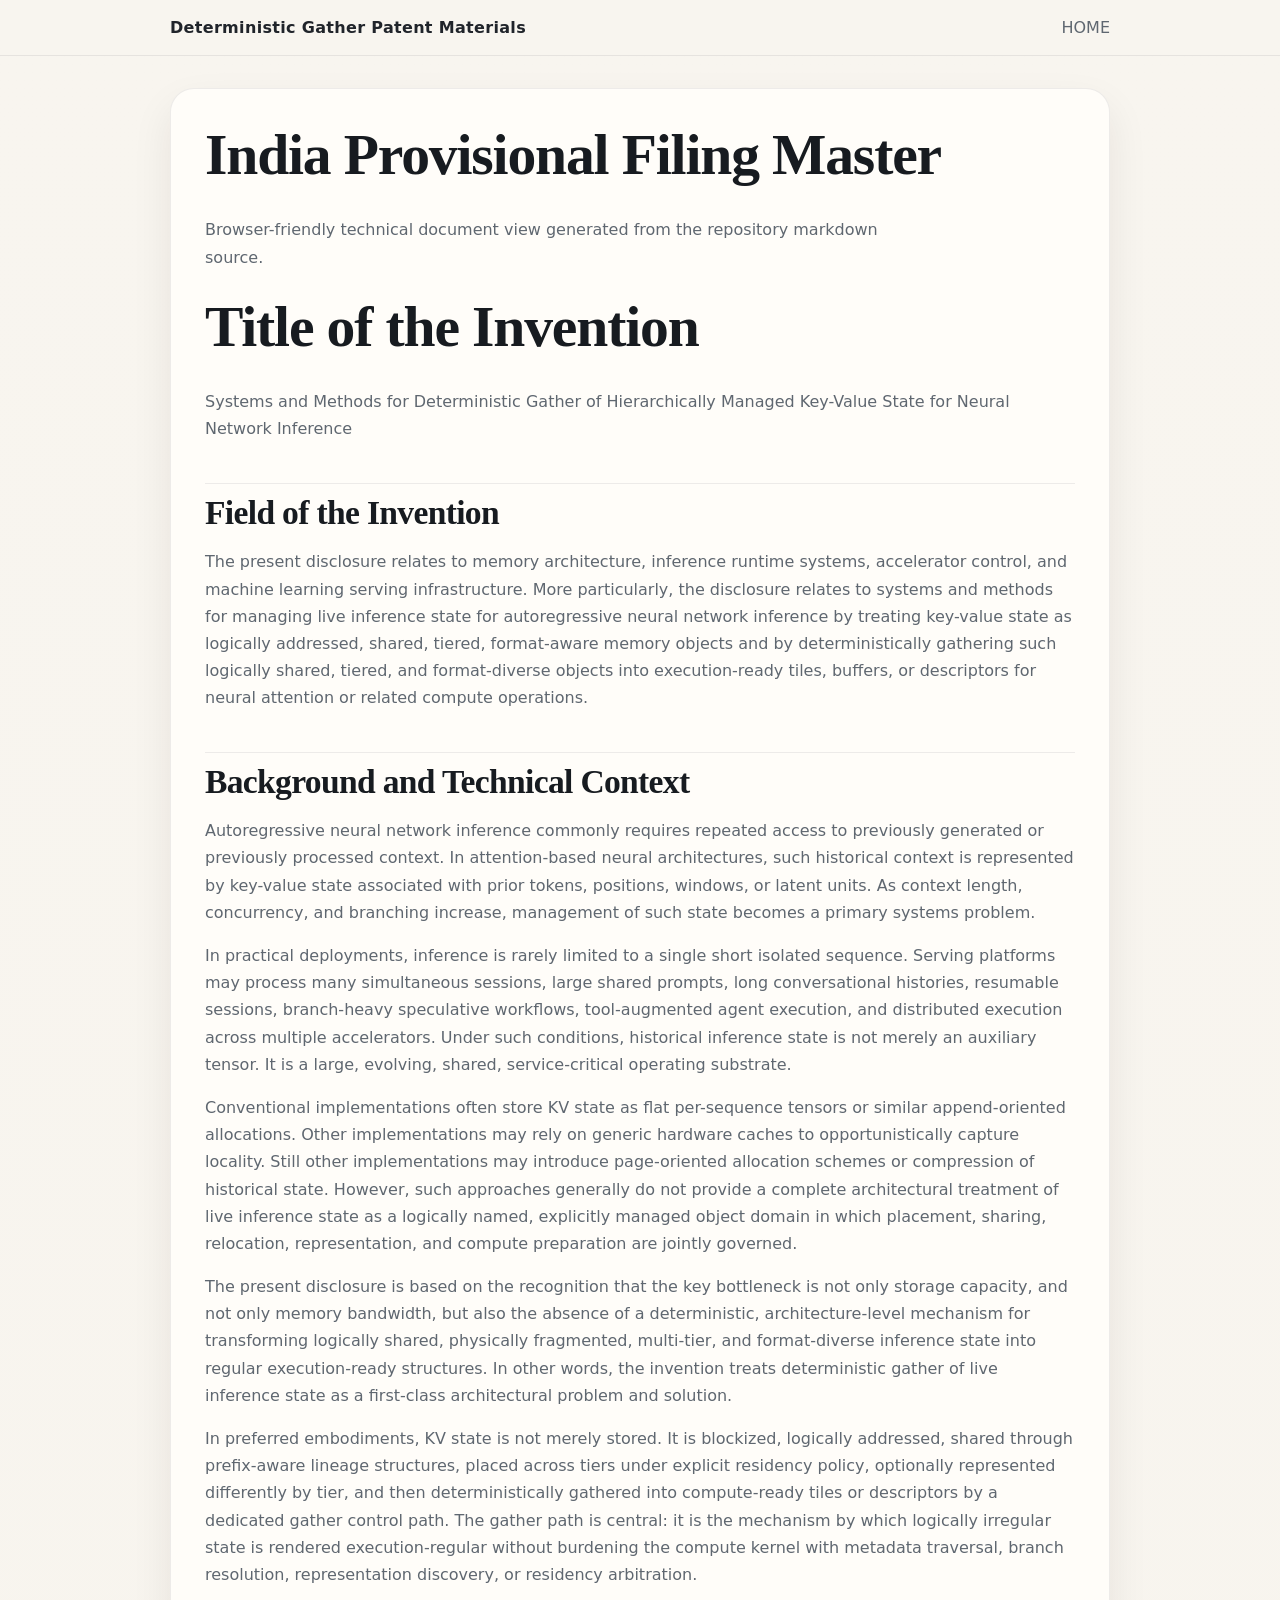
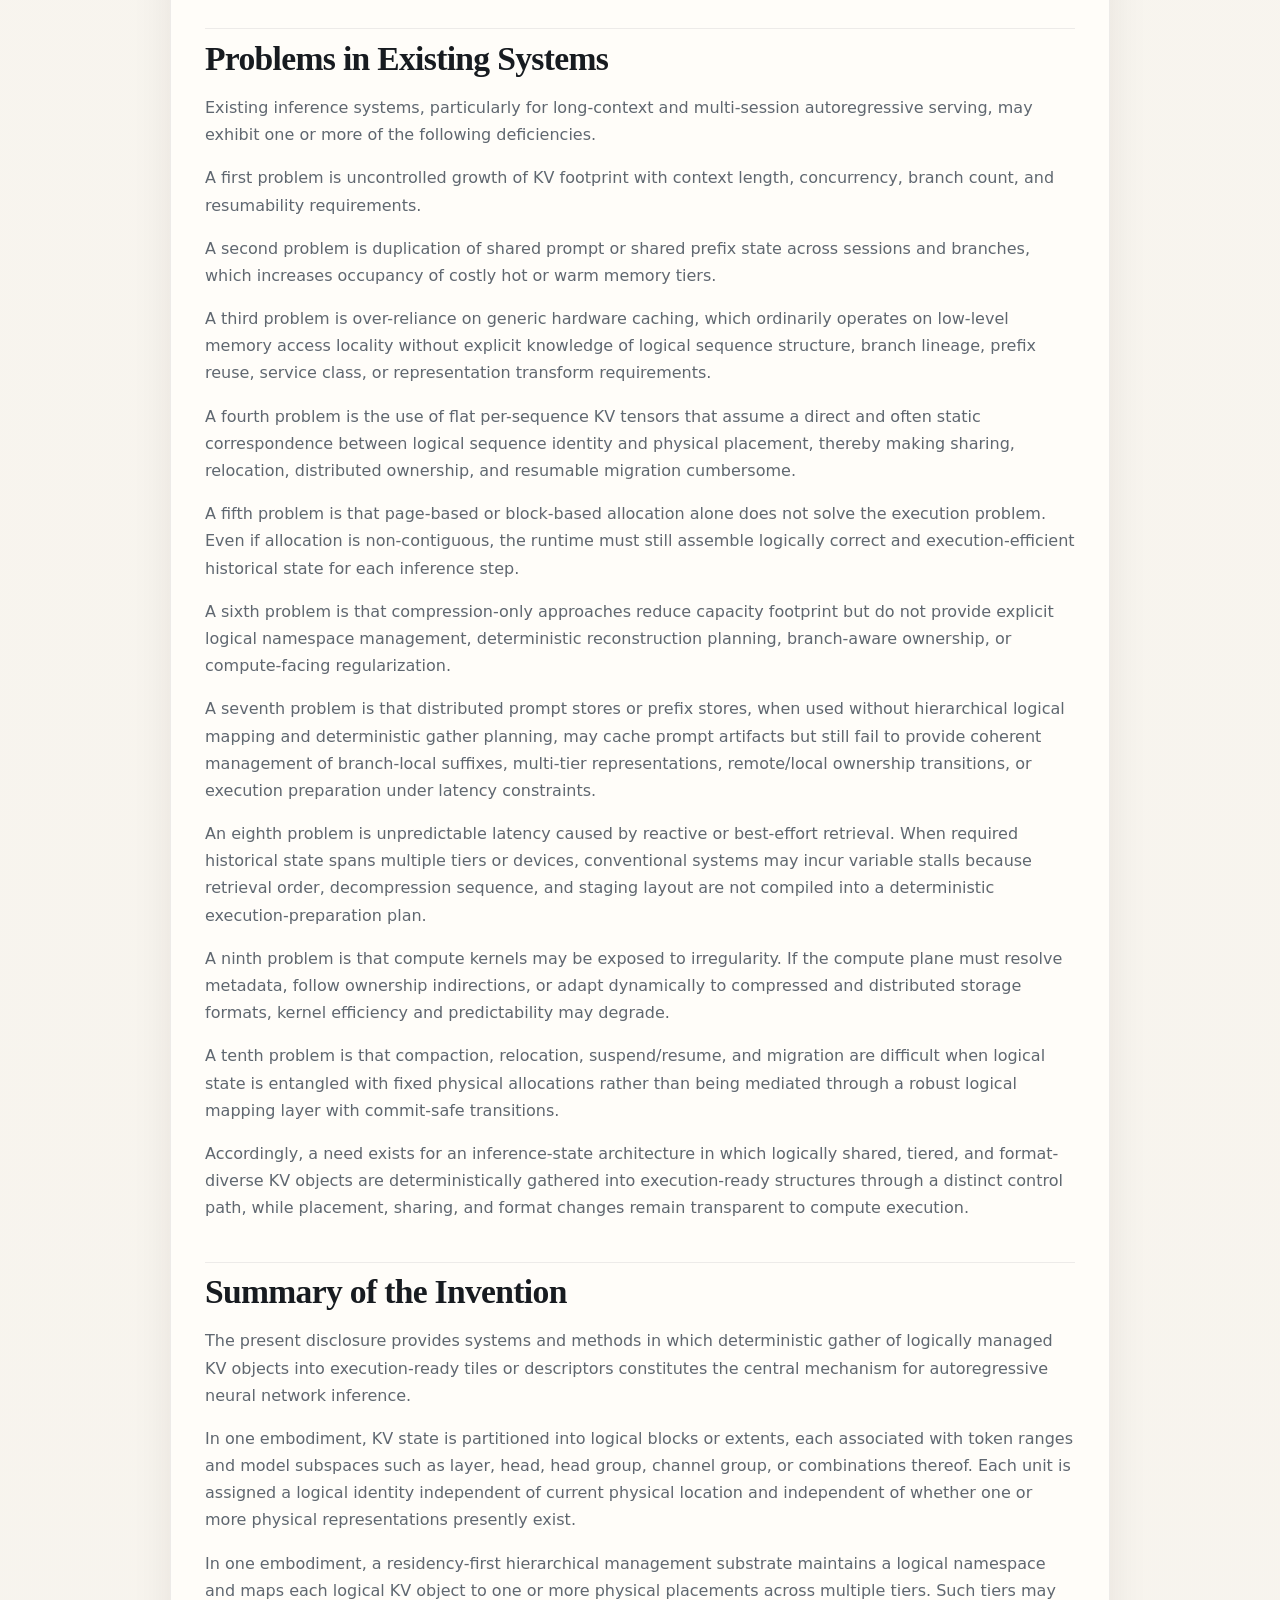
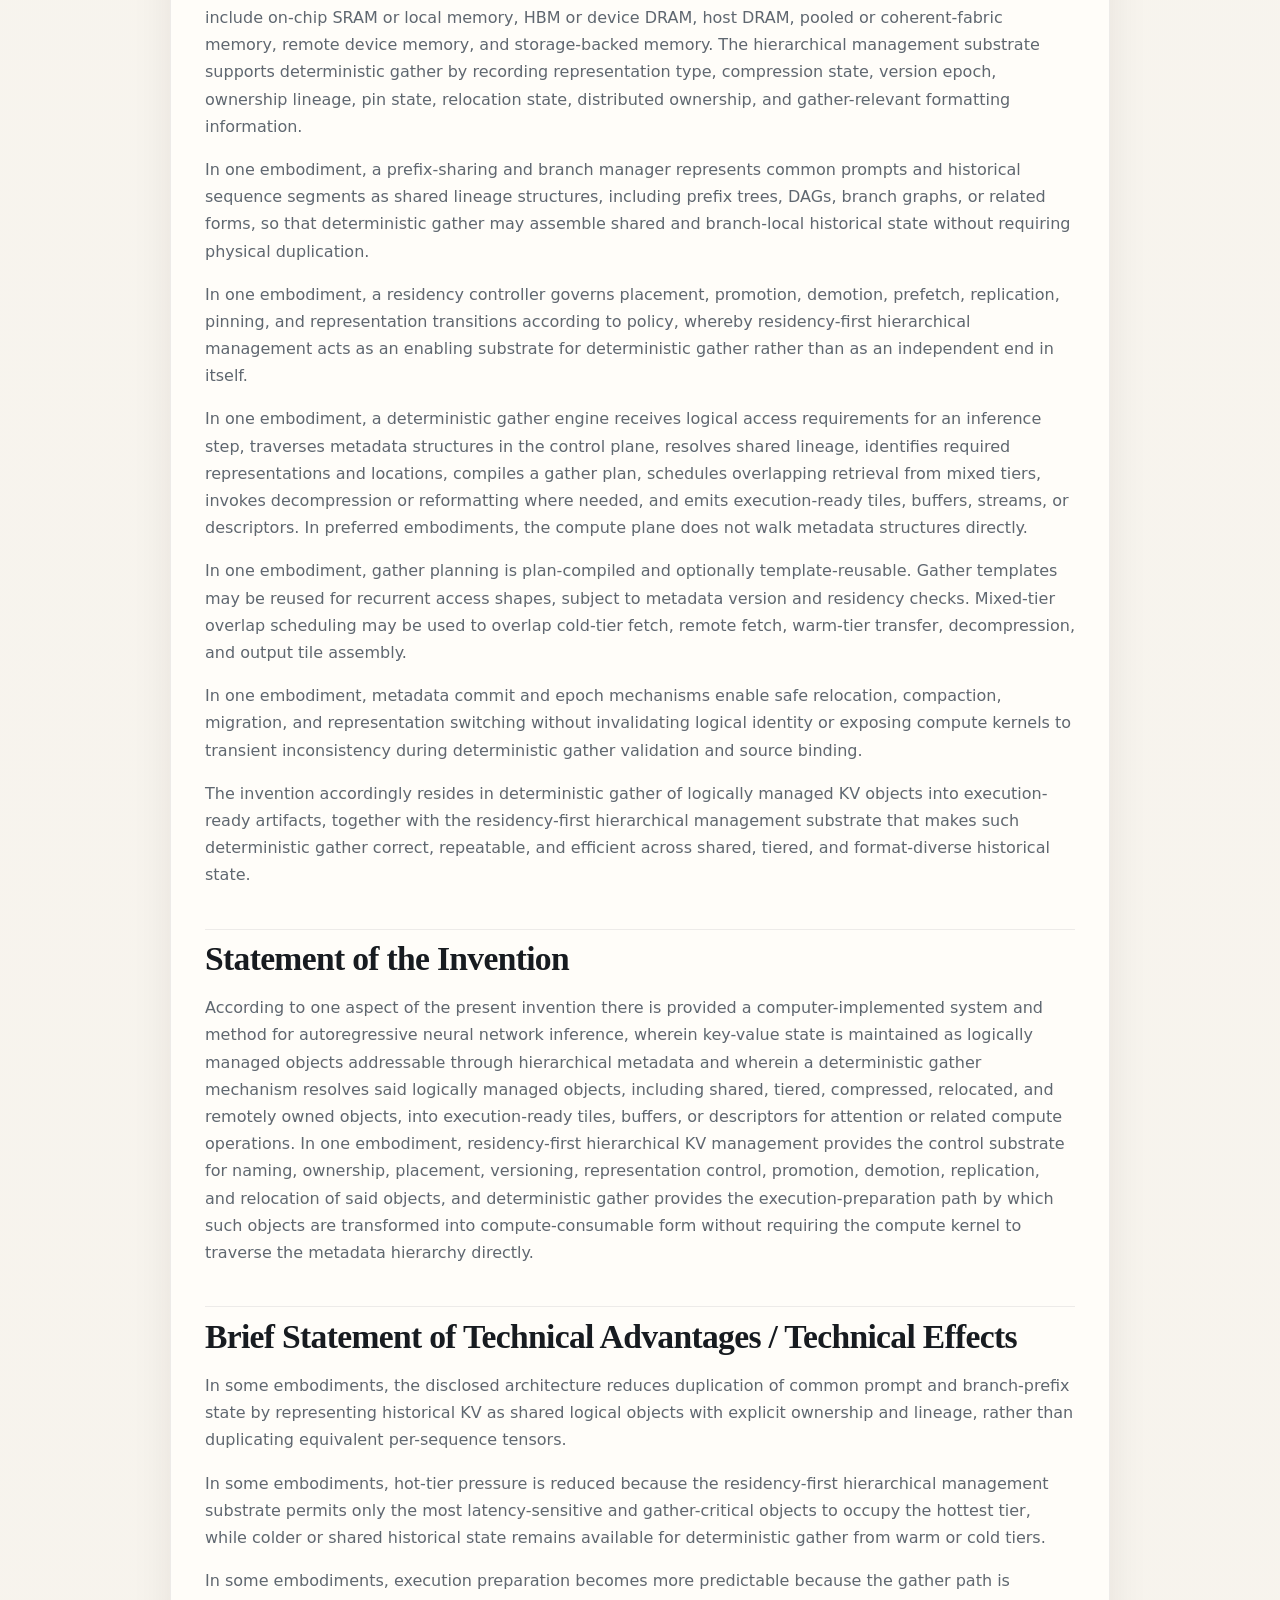
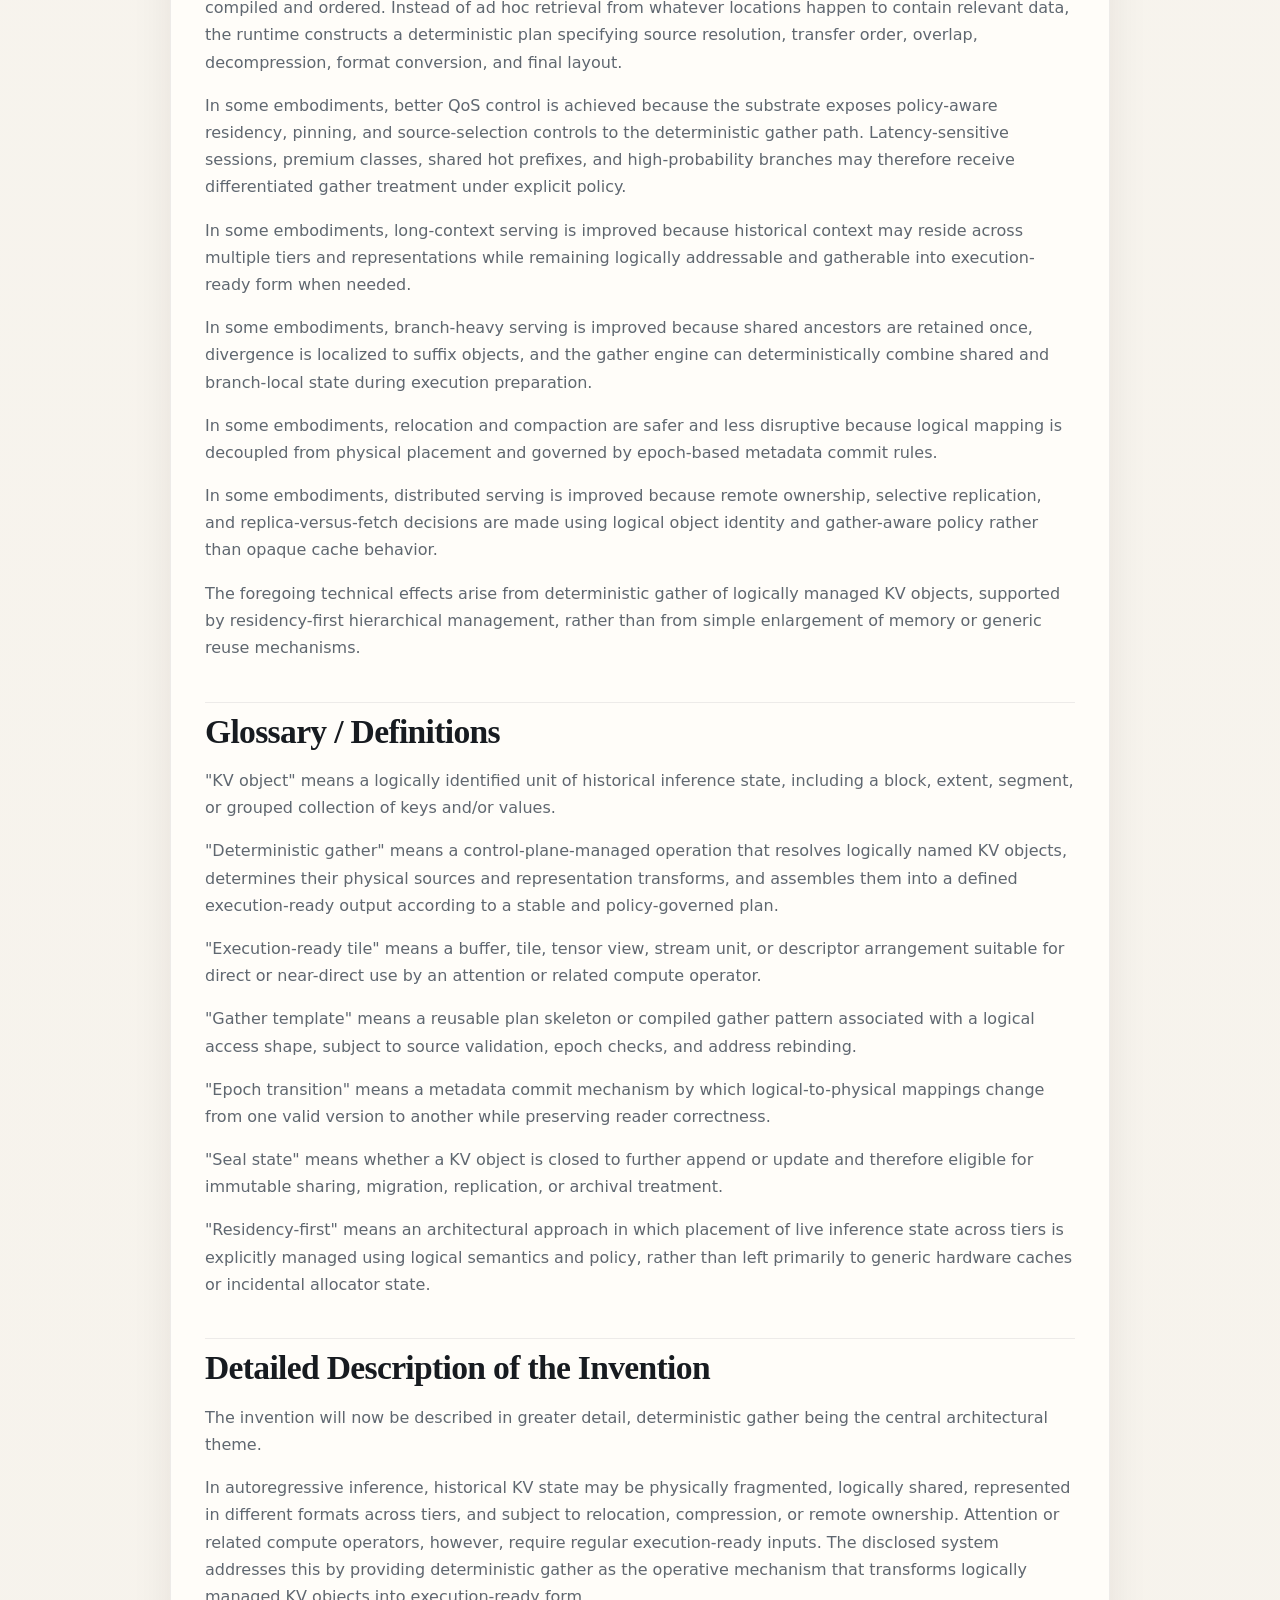
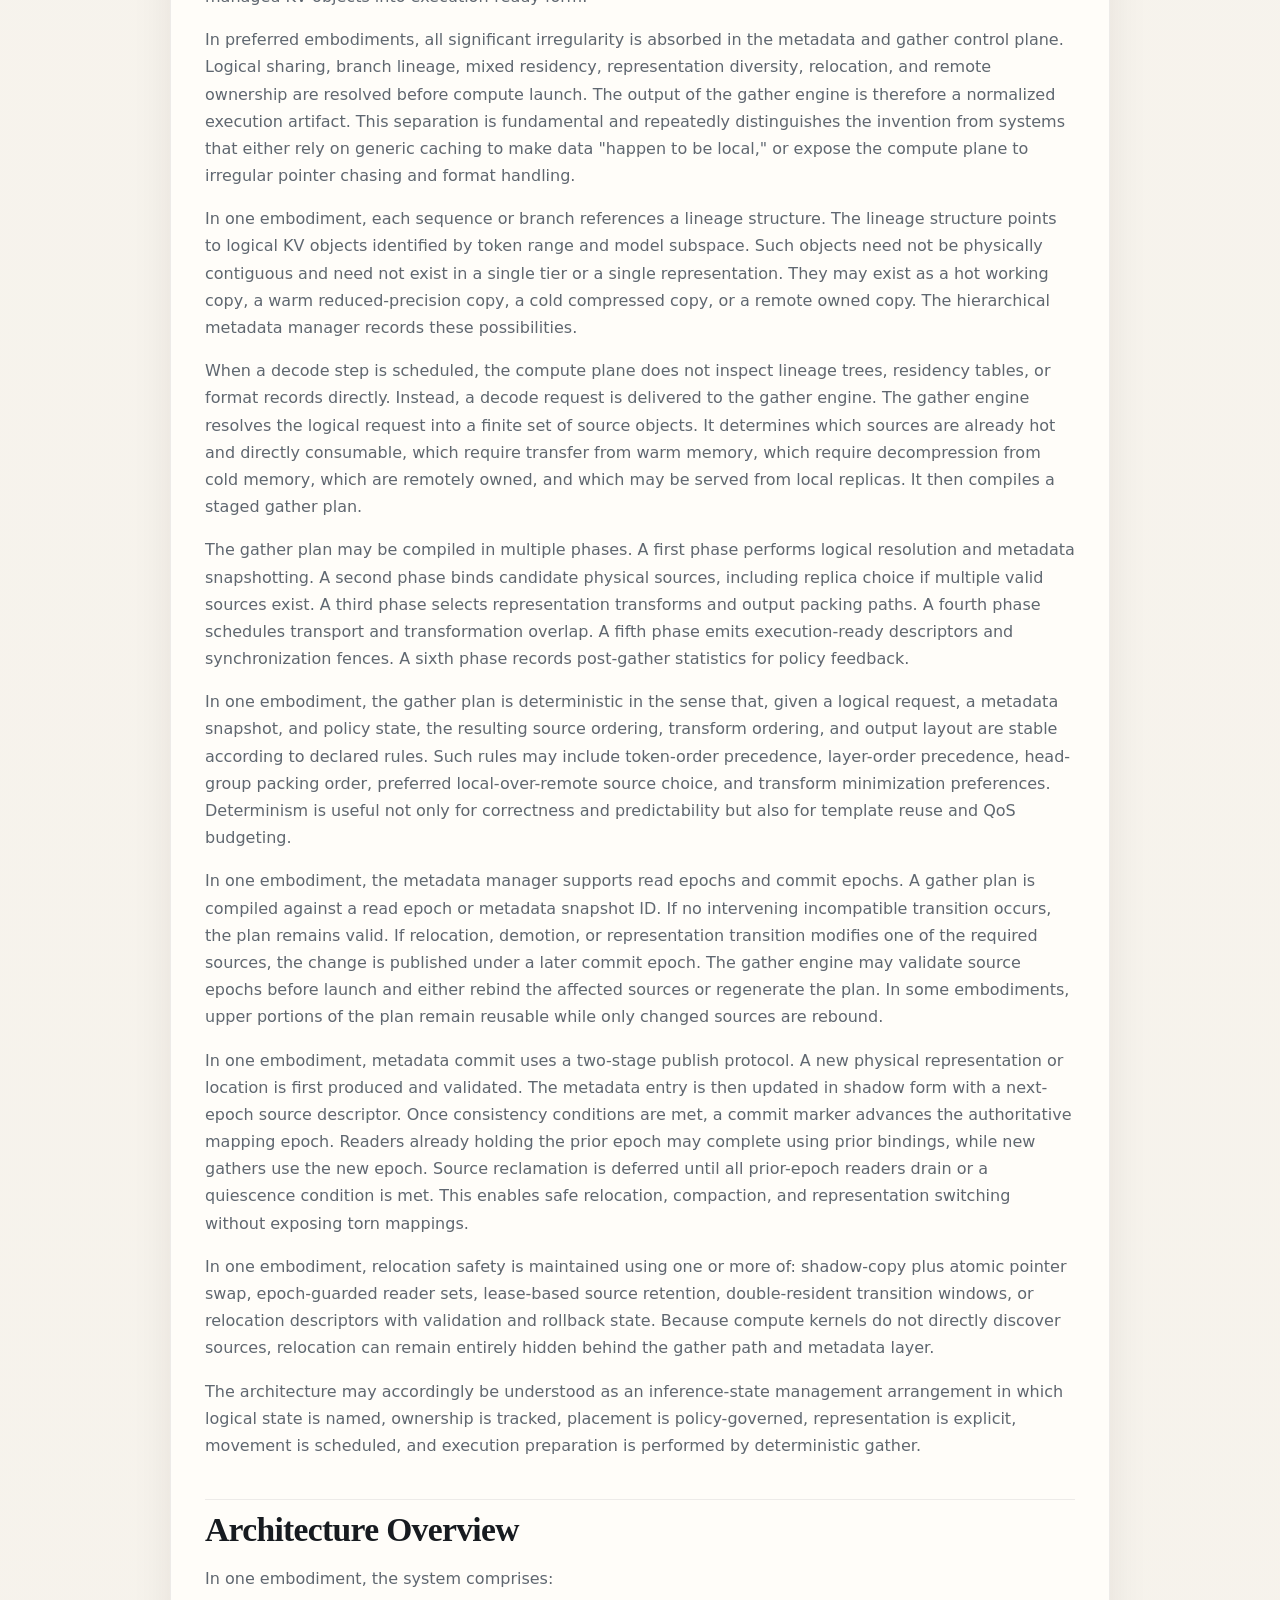
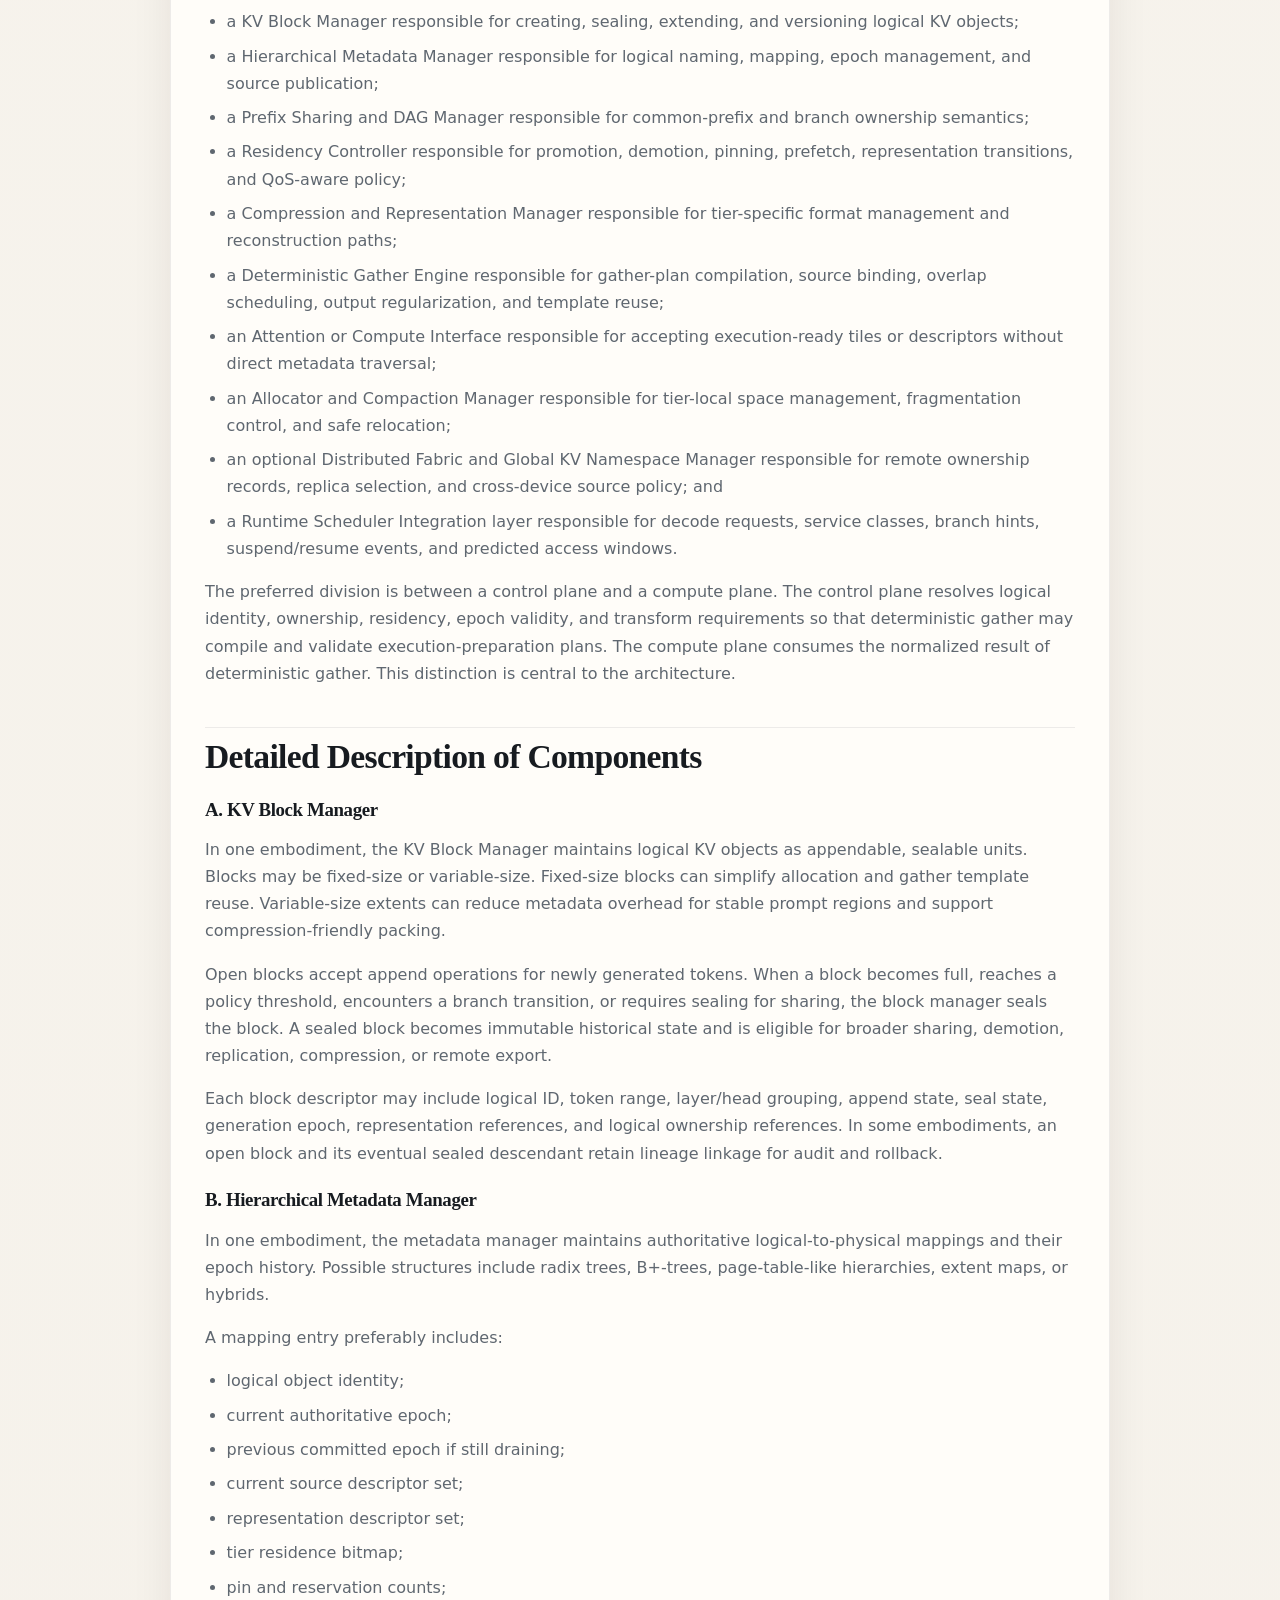
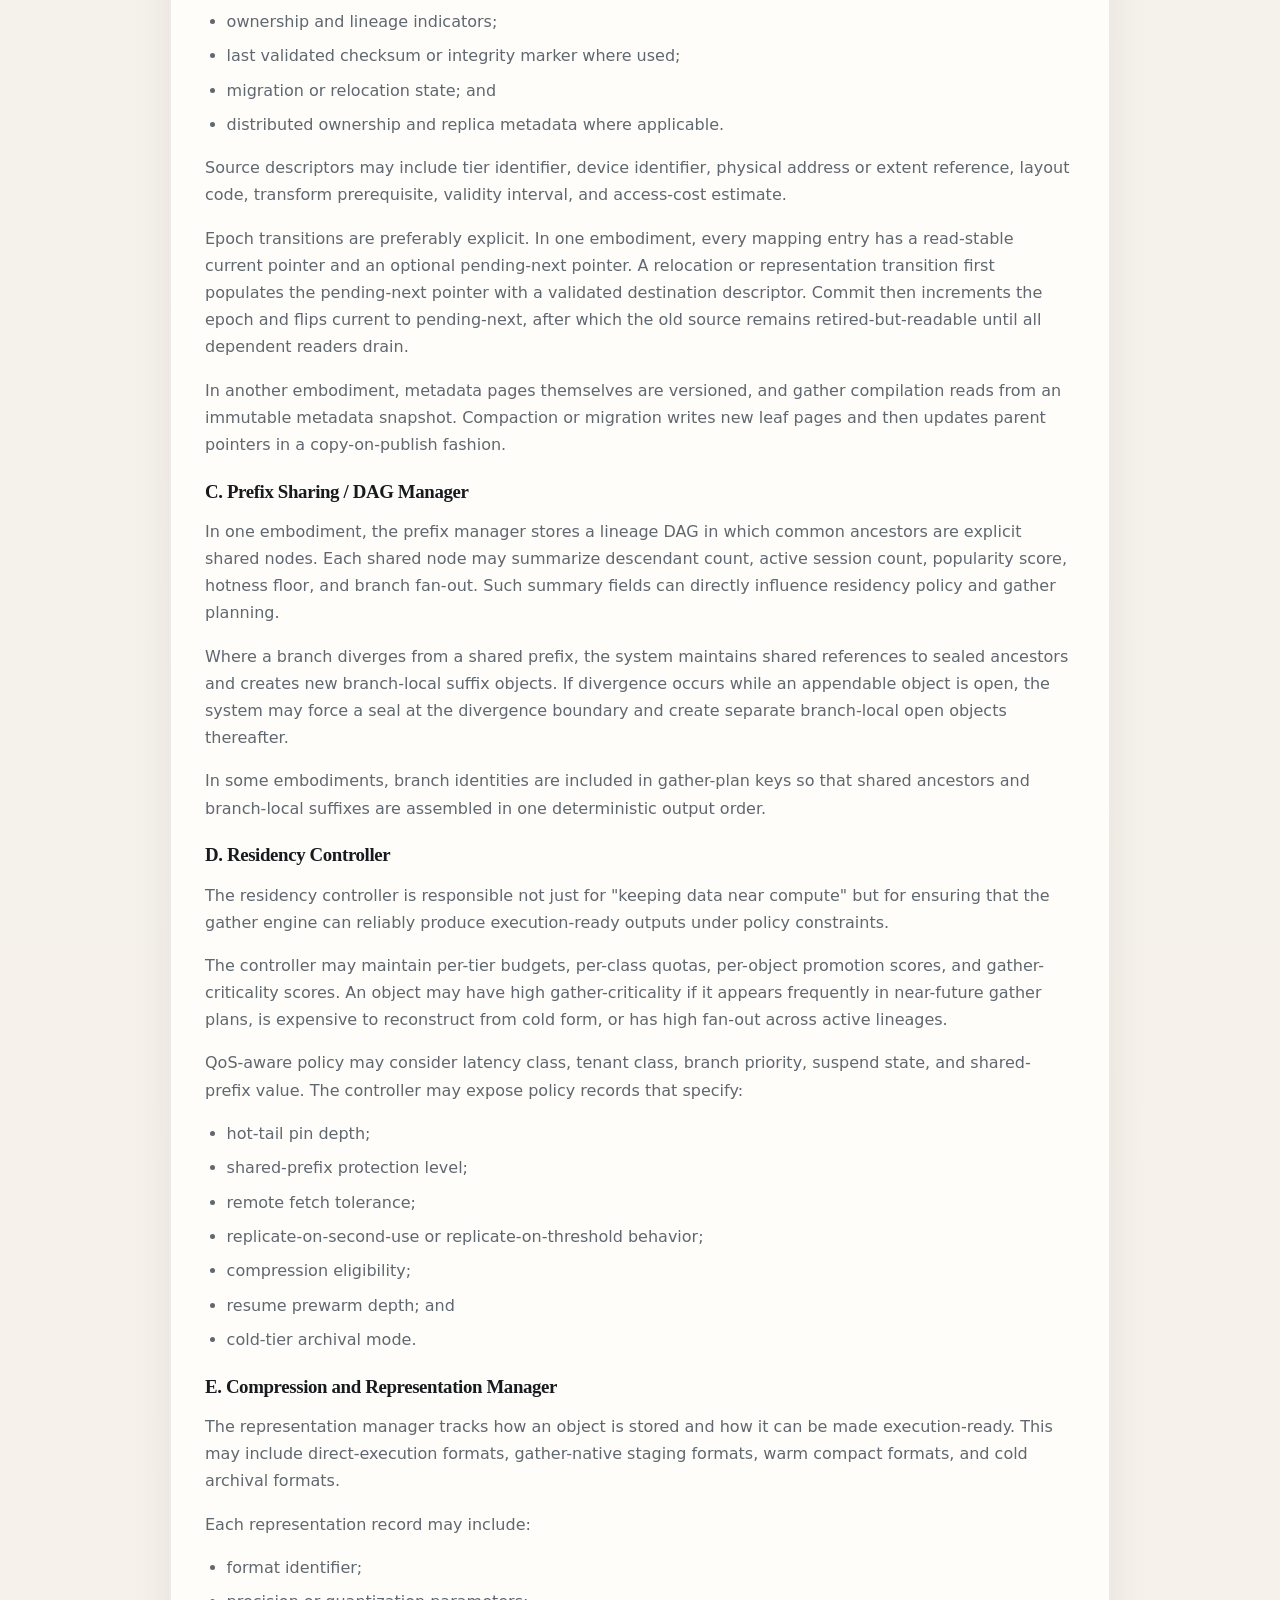
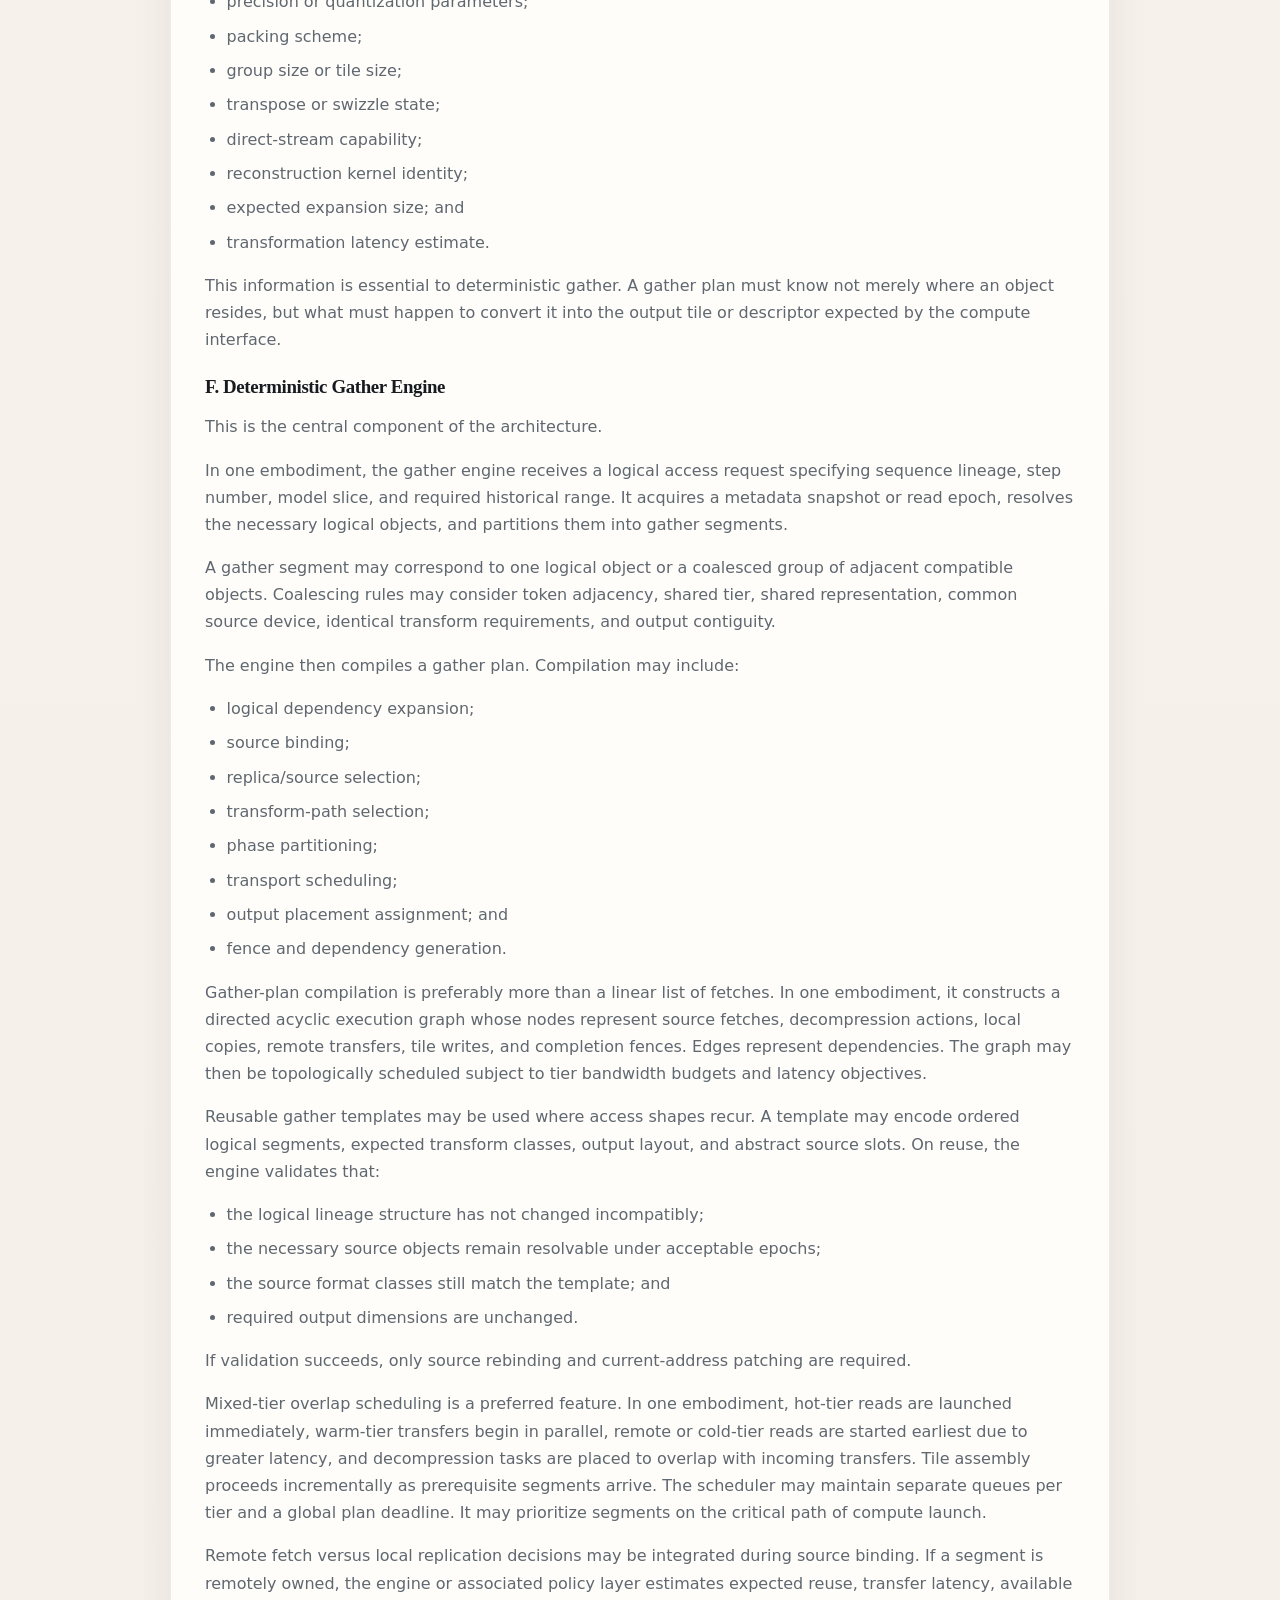
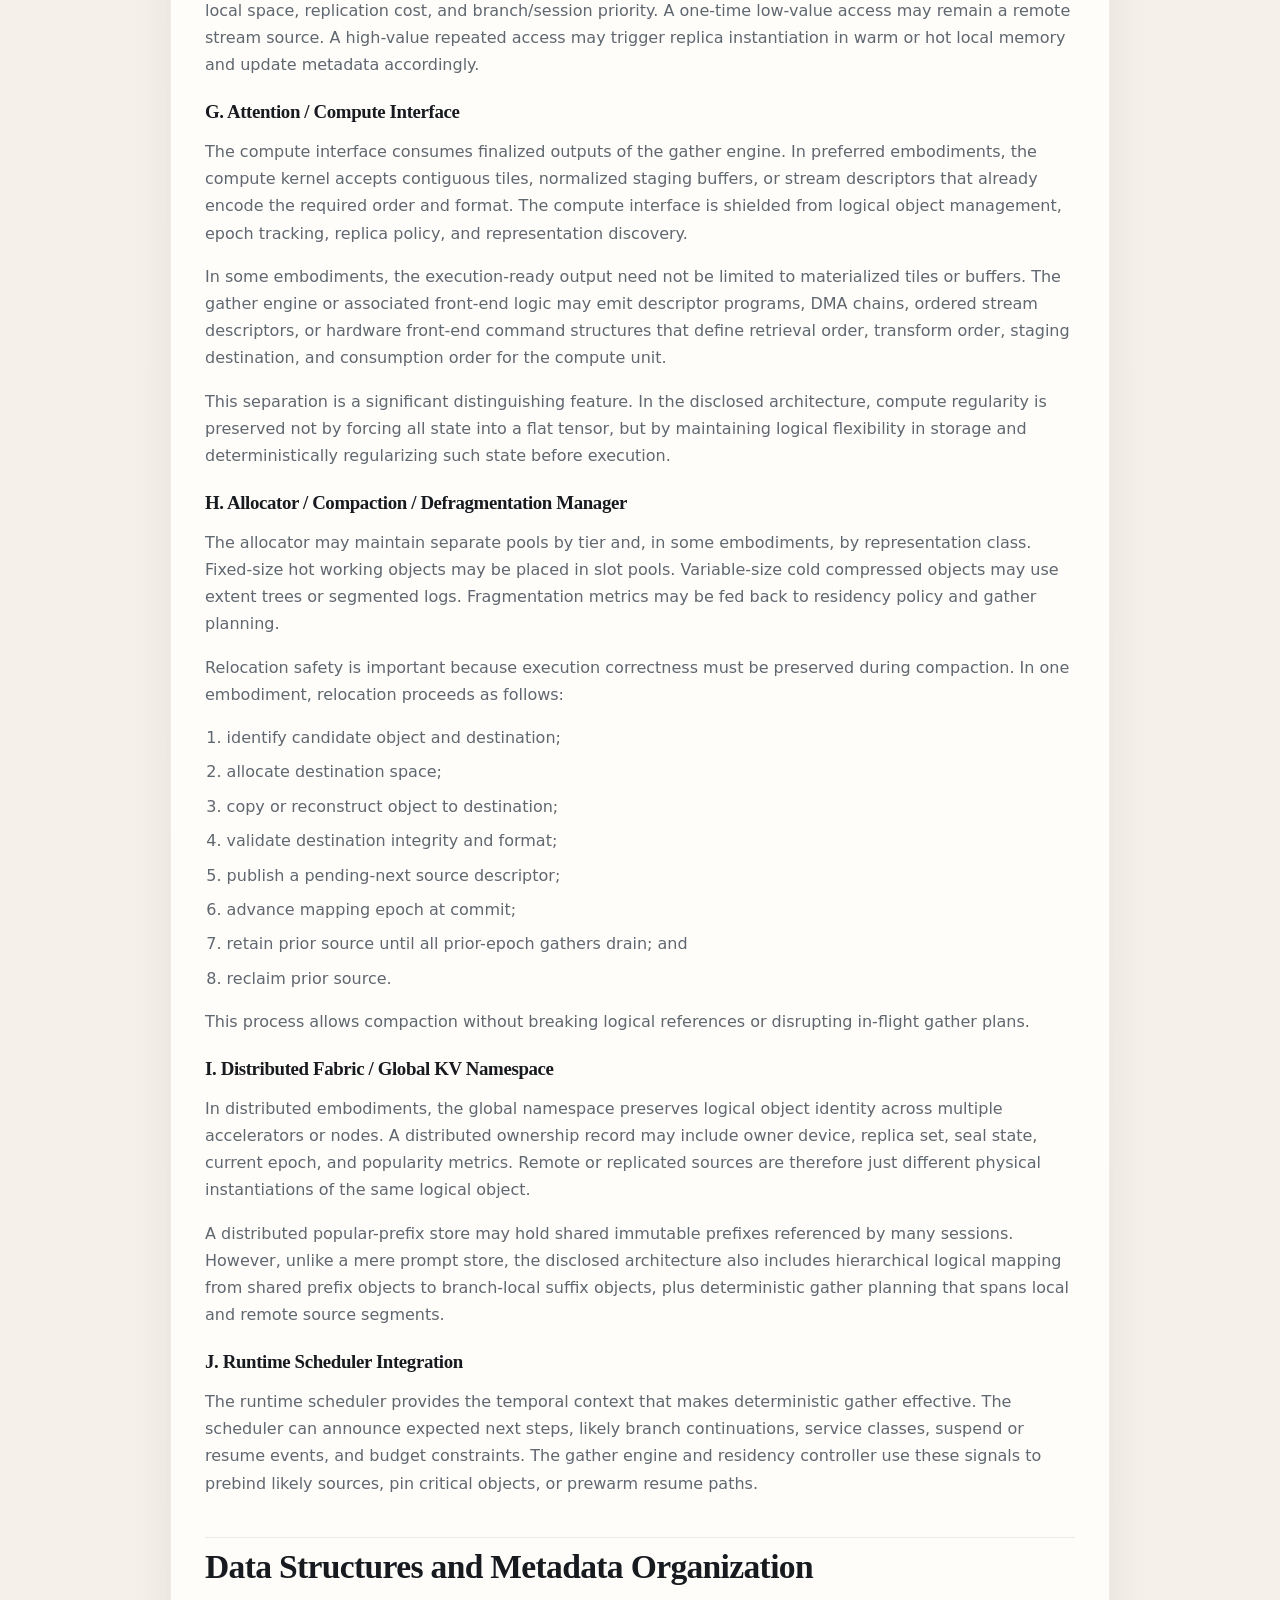
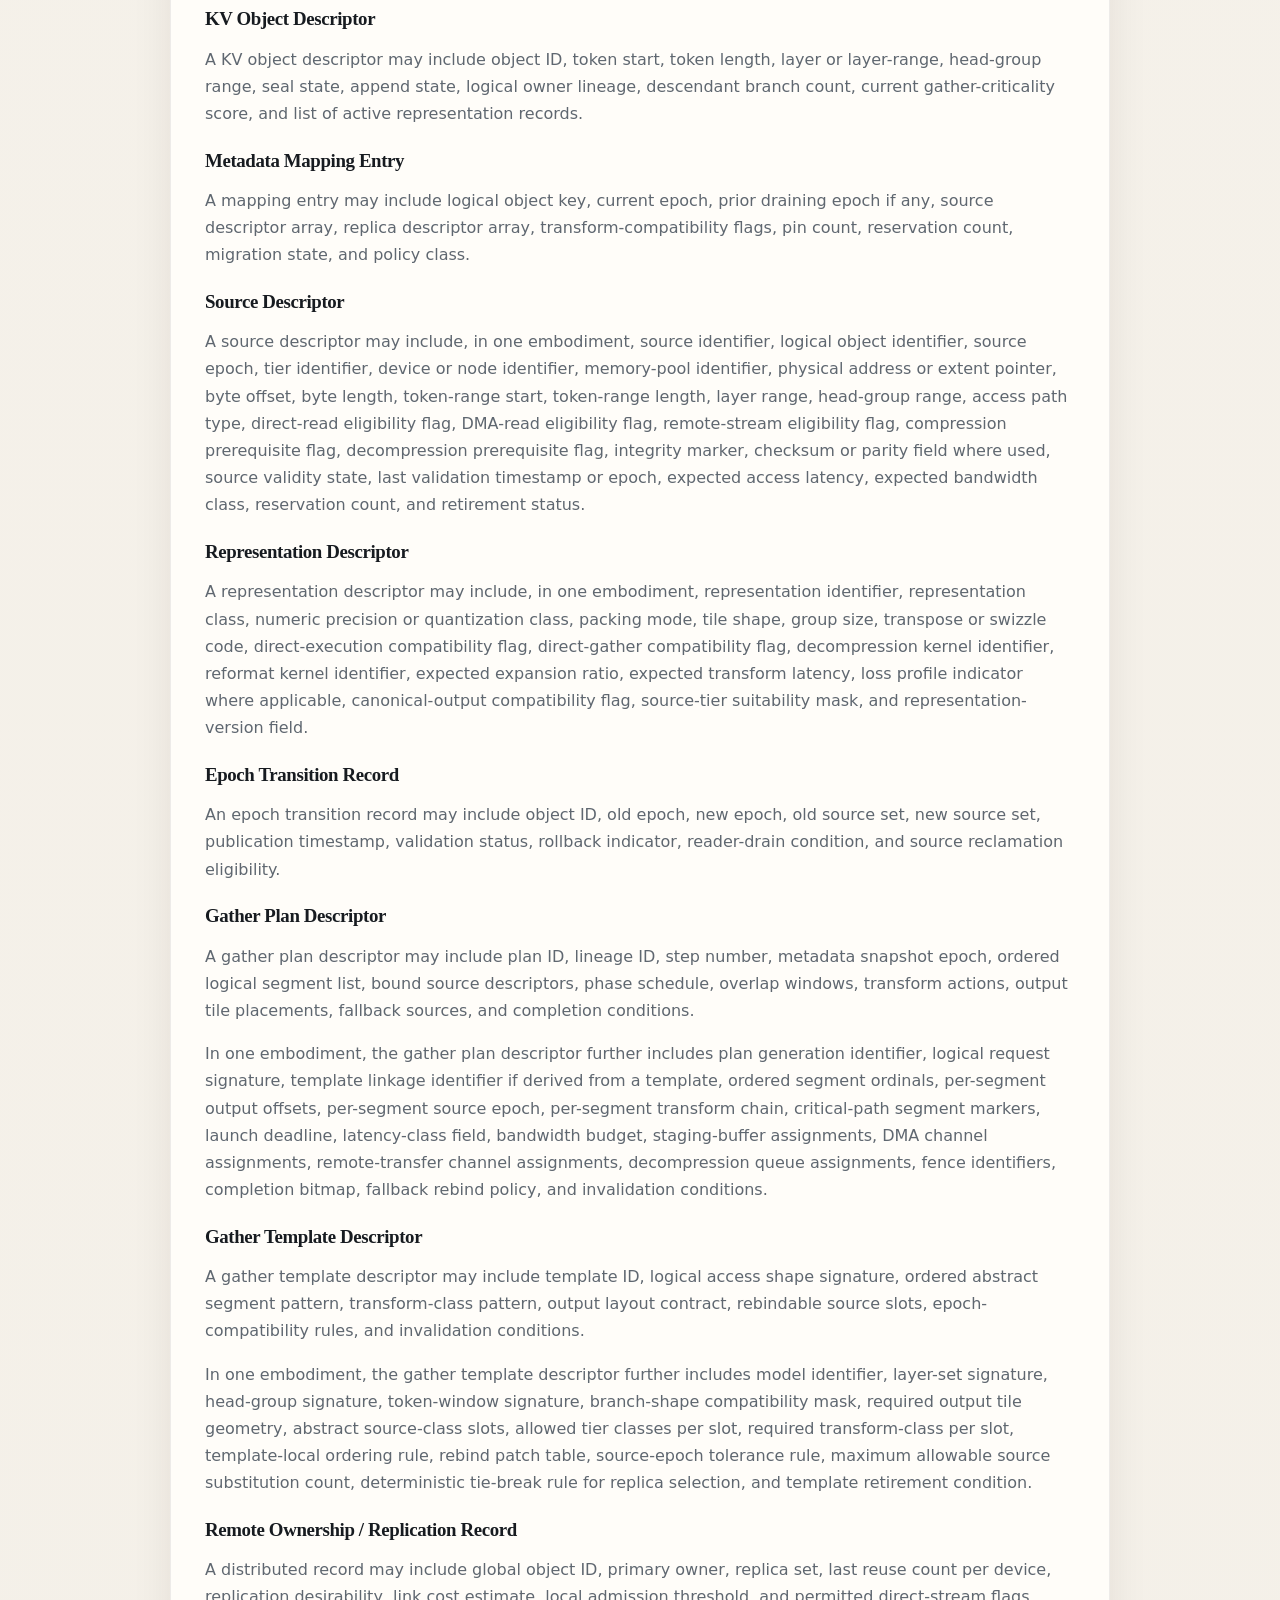
<file: india_provisional_filing_master.html>
<!DOCTYPE html>
<html lang="en">
<head>
  <meta charset="UTF-8">
  <meta name="viewport" content="width=device-width, initial-scale=1.0">
  <title>India Provisional Filing Master</title>
  <meta name="robots" content="index, follow">
  <style>
    :root { --bg:#f3efe8; --panel:#fffdf9; --line:#d9d2c7; --text:#1f2328; --muted:#5f6770; --link:#385a74; --code:#f2eee7; --max:980px; }
    *{box-sizing:border-box} body{margin:0;background:linear-gradient(180deg,#f8f5ef,#f1ece3);color:var(--text);font:16px/1.7 "IBM Plex Sans",system-ui,sans-serif}
    .top{position:sticky;top:0;z-index:10;background:rgba(248,245,239,.92);backdrop-filter:blur(12px);border-bottom:1px solid rgba(31,35,40,.08)}
    .top-inner{width:min(100%,var(--max));margin:0 auto;padding:14px 20px;display:flex;align-items:center;justify-content:space-between;gap:16px}
    .brand{font-weight:600;letter-spacing:.02em;color:#20242a} .nav a{color:var(--muted);text-decoration:none;margin-left:18px} .nav a:hover{color:var(--text)}
    .shell{width:min(100%,var(--max));margin:0 auto;padding:32px 20px 80px} .doc{background:var(--panel);border:1px solid rgba(31,35,40,.08);border-radius:24px;padding:34px;box-shadow:0 18px 40px rgba(37,31,24,.08)}
    h1,h2,h3,h4{font-family:Georgia,serif;line-height:1.12;letter-spacing:-.02em;margin:1.2em 0 .5em;color:#171b20} h1{margin-top:0;font-size:clamp(2.2rem,5vw,3.6rem)} h2{font-size:clamp(1.5rem,3vw,2.1rem);padding-top:.3em;border-top:1px solid rgba(31,35,40,.08)} h3{font-size:1.18rem}
    p,li{color:var(--muted)} a{color:var(--link)} ul,ol{padding-left:1.35rem} li+li{margin-top:.45rem} code{background:var(--code);padding:.12rem .35rem;border-radius:6px;font-family:ui-monospace,SFMono-Regular,Menlo,Consolas,monospace;font-size:.94em} pre{background:var(--code);padding:18px;border-radius:16px;overflow:auto;border:1px solid rgba(31,35,40,.08)} pre code{background:transparent;padding:0} .lede{color:var(--muted);margin:0 0 24px;max-width:70ch}
    @media (max-width:720px){.top-inner{flex-direction:column;align-items:flex-start} .nav a{margin:0 16px 0 0} .doc{padding:22px}}
  </style>
</head>
<body>
  <header class="top"><div class="top-inner"><div class="brand">Deterministic Gather Patent Materials</div><nav class="nav"><a href="./index.html">HOME</a></nav></div></header>
  <main class="shell"><article class="doc"><h1>India Provisional Filing Master</h1><p class="lede">Browser-friendly technical document view generated from the repository markdown source.</p><h1>Title of the Invention</h1>
<p>Systems and Methods for Deterministic Gather of Hierarchically Managed Key-Value State for Neural Network Inference</p>
<h2>Field of the Invention</h2>
<p>The present disclosure relates to memory architecture, inference runtime systems, accelerator control, and machine learning serving infrastructure. More particularly, the disclosure relates to systems and methods for managing live inference state for autoregressive neural network inference by treating key-value state as logically addressed, shared, tiered, format-aware memory objects and by deterministically gathering such logically shared, tiered, and format-diverse objects into execution-ready tiles, buffers, or descriptors for neural attention or related compute operations.</p>
<h2>Background and Technical Context</h2>
<p>Autoregressive neural network inference commonly requires repeated access to previously generated or previously processed context. In attention-based neural architectures, such historical context is represented by key-value state associated with prior tokens, positions, windows, or latent units. As context length, concurrency, and branching increase, management of such state becomes a primary systems problem.</p>
<p>In practical deployments, inference is rarely limited to a single short isolated sequence. Serving platforms may process many simultaneous sessions, large shared prompts, long conversational histories, resumable sessions, branch-heavy speculative workflows, tool-augmented agent execution, and distributed execution across multiple accelerators. Under such conditions, historical inference state is not merely an auxiliary tensor. It is a large, evolving, shared, service-critical operating substrate.</p>
<p>Conventional implementations often store KV state as flat per-sequence tensors or similar append-oriented allocations. Other implementations may rely on generic hardware caches to opportunistically capture locality. Still other implementations may introduce page-oriented allocation schemes or compression of historical state. However, such approaches generally do not provide a complete architectural treatment of live inference state as a logically named, explicitly managed object domain in which placement, sharing, relocation, representation, and compute preparation are jointly governed.</p>
<p>The present disclosure is based on the recognition that the key bottleneck is not only storage capacity, and not only memory bandwidth, but also the absence of a deterministic, architecture-level mechanism for transforming logically shared, physically fragmented, multi-tier, and format-diverse inference state into regular execution-ready structures. In other words, the invention treats deterministic gather of live inference state as a first-class architectural problem and solution.</p>
<p>In preferred embodiments, KV state is not merely stored. It is blockized, logically addressed, shared through prefix-aware lineage structures, placed across tiers under explicit residency policy, optionally represented differently by tier, and then deterministically gathered into compute-ready tiles or descriptors by a dedicated gather control path. The gather path is central: it is the mechanism by which logically irregular state is rendered execution-regular without burdening the compute kernel with metadata traversal, branch resolution, representation discovery, or residency arbitration.</p>
<h2>Problems in Existing Systems</h2>
<p>Existing inference systems, particularly for long-context and multi-session autoregressive serving, may exhibit one or more of the following deficiencies.</p>
<p>A first problem is uncontrolled growth of KV footprint with context length, concurrency, branch count, and resumability requirements.</p>
<p>A second problem is duplication of shared prompt or shared prefix state across sessions and branches, which increases occupancy of costly hot or warm memory tiers.</p>
<p>A third problem is over-reliance on generic hardware caching, which ordinarily operates on low-level memory access locality without explicit knowledge of logical sequence structure, branch lineage, prefix reuse, service class, or representation transform requirements.</p>
<p>A fourth problem is the use of flat per-sequence KV tensors that assume a direct and often static correspondence between logical sequence identity and physical placement, thereby making sharing, relocation, distributed ownership, and resumable migration cumbersome.</p>
<p>A fifth problem is that page-based or block-based allocation alone does not solve the execution problem. Even if allocation is non-contiguous, the runtime must still assemble logically correct and execution-efficient historical state for each inference step.</p>
<p>A sixth problem is that compression-only approaches reduce capacity footprint but do not provide explicit logical namespace management, deterministic reconstruction planning, branch-aware ownership, or compute-facing regularization.</p>
<p>A seventh problem is that distributed prompt stores or prefix stores, when used without hierarchical logical mapping and deterministic gather planning, may cache prompt artifacts but still fail to provide coherent management of branch-local suffixes, multi-tier representations, remote/local ownership transitions, or execution preparation under latency constraints.</p>
<p>An eighth problem is unpredictable latency caused by reactive or best-effort retrieval. When required historical state spans multiple tiers or devices, conventional systems may incur variable stalls because retrieval order, decompression sequence, and staging layout are not compiled into a deterministic execution-preparation plan.</p>
<p>A ninth problem is that compute kernels may be exposed to irregularity. If the compute plane must resolve metadata, follow ownership indirections, or adapt dynamically to compressed and distributed storage formats, kernel efficiency and predictability may degrade.</p>
<p>A tenth problem is that compaction, relocation, suspend/resume, and migration are difficult when logical state is entangled with fixed physical allocations rather than being mediated through a robust logical mapping layer with commit-safe transitions.</p>
<p>Accordingly, a need exists for an inference-state architecture in which logically shared, tiered, and format-diverse KV objects are deterministically gathered into execution-ready structures through a distinct control path, while placement, sharing, and format changes remain transparent to compute execution.</p>
<h2>Summary of the Invention</h2>
<p>The present disclosure provides systems and methods in which deterministic gather of logically managed KV objects into execution-ready tiles or descriptors constitutes the central mechanism for autoregressive neural network inference.</p>
<p>In one embodiment, KV state is partitioned into logical blocks or extents, each associated with token ranges and model subspaces such as layer, head, head group, channel group, or combinations thereof. Each unit is assigned a logical identity independent of current physical location and independent of whether one or more physical representations presently exist.</p>
<p>In one embodiment, a residency-first hierarchical management substrate maintains a logical namespace and maps each logical KV object to one or more physical placements across multiple tiers. Such tiers may include on-chip SRAM or local memory, HBM or device DRAM, host DRAM, pooled or coherent-fabric memory, remote device memory, and storage-backed memory. The hierarchical management substrate supports deterministic gather by recording representation type, compression state, version epoch, ownership lineage, pin state, relocation state, distributed ownership, and gather-relevant formatting information.</p>
<p>In one embodiment, a prefix-sharing and branch manager represents common prompts and historical sequence segments as shared lineage structures, including prefix trees, DAGs, branch graphs, or related forms, so that deterministic gather may assemble shared and branch-local historical state without requiring physical duplication.</p>
<p>In one embodiment, a residency controller governs placement, promotion, demotion, prefetch, replication, pinning, and representation transitions according to policy, whereby residency-first hierarchical management acts as an enabling substrate for deterministic gather rather than as an independent end in itself.</p>
<p>In one embodiment, a deterministic gather engine receives logical access requirements for an inference step, traverses metadata structures in the control plane, resolves shared lineage, identifies required representations and locations, compiles a gather plan, schedules overlapping retrieval from mixed tiers, invokes decompression or reformatting where needed, and emits execution-ready tiles, buffers, streams, or descriptors. In preferred embodiments, the compute plane does not walk metadata structures directly.</p>
<p>In one embodiment, gather planning is plan-compiled and optionally template-reusable. Gather templates may be reused for recurrent access shapes, subject to metadata version and residency checks. Mixed-tier overlap scheduling may be used to overlap cold-tier fetch, remote fetch, warm-tier transfer, decompression, and output tile assembly.</p>
<p>In one embodiment, metadata commit and epoch mechanisms enable safe relocation, compaction, migration, and representation switching without invalidating logical identity or exposing compute kernels to transient inconsistency during deterministic gather validation and source binding.</p>
<p>The invention accordingly resides in deterministic gather of logically managed KV objects into execution-ready artifacts, together with the residency-first hierarchical management substrate that makes such deterministic gather correct, repeatable, and efficient across shared, tiered, and format-diverse historical state.</p>
<h2>Statement of the Invention</h2>
<p>According to one aspect of the present invention there is provided a computer-implemented system and method for autoregressive neural network inference, wherein key-value state is maintained as logically managed objects addressable through hierarchical metadata and wherein a deterministic gather mechanism resolves said logically managed objects, including shared, tiered, compressed, relocated, and remotely owned objects, into execution-ready tiles, buffers, or descriptors for attention or related compute operations. In one embodiment, residency-first hierarchical KV management provides the control substrate for naming, ownership, placement, versioning, representation control, promotion, demotion, replication, and relocation of said objects, and deterministic gather provides the execution-preparation path by which such objects are transformed into compute-consumable form without requiring the compute kernel to traverse the metadata hierarchy directly.</p>
<h2>Brief Statement of Technical Advantages / Technical Effects</h2>
<p>In some embodiments, the disclosed architecture reduces duplication of common prompt and branch-prefix state by representing historical KV as shared logical objects with explicit ownership and lineage, rather than duplicating equivalent per-sequence tensors.</p>
<p>In some embodiments, hot-tier pressure is reduced because the residency-first hierarchical management substrate permits only the most latency-sensitive and gather-critical objects to occupy the hottest tier, while colder or shared historical state remains available for deterministic gather from warm or cold tiers.</p>
<p>In some embodiments, execution preparation becomes more predictable because the gather path is compiled and ordered. Instead of ad hoc retrieval from whatever locations happen to contain relevant data, the runtime constructs a deterministic plan specifying source resolution, transfer order, overlap, decompression, format conversion, and final layout.</p>
<p>In some embodiments, better QoS control is achieved because the substrate exposes policy-aware residency, pinning, and source-selection controls to the deterministic gather path. Latency-sensitive sessions, premium classes, shared hot prefixes, and high-probability branches may therefore receive differentiated gather treatment under explicit policy.</p>
<p>In some embodiments, long-context serving is improved because historical context may reside across multiple tiers and representations while remaining logically addressable and gatherable into execution-ready form when needed.</p>
<p>In some embodiments, branch-heavy serving is improved because shared ancestors are retained once, divergence is localized to suffix objects, and the gather engine can deterministically combine shared and branch-local state during execution preparation.</p>
<p>In some embodiments, relocation and compaction are safer and less disruptive because logical mapping is decoupled from physical placement and governed by epoch-based metadata commit rules.</p>
<p>In some embodiments, distributed serving is improved because remote ownership, selective replication, and replica-versus-fetch decisions are made using logical object identity and gather-aware policy rather than opaque cache behavior.</p>
<p>The foregoing technical effects arise from deterministic gather of logically managed KV objects, supported by residency-first hierarchical management, rather than from simple enlargement of memory or generic reuse mechanisms.</p>
<h2>Glossary / Definitions</h2>
<p>&quot;KV object&quot; means a logically identified unit of historical inference state, including a block, extent, segment, or grouped collection of keys and/or values.</p>
<p>&quot;Deterministic gather&quot; means a control-plane-managed operation that resolves logically named KV objects, determines their physical sources and representation transforms, and assembles them into a defined execution-ready output according to a stable and policy-governed plan.</p>
<p>&quot;Execution-ready tile&quot; means a buffer, tile, tensor view, stream unit, or descriptor arrangement suitable for direct or near-direct use by an attention or related compute operator.</p>
<p>&quot;Gather template&quot; means a reusable plan skeleton or compiled gather pattern associated with a logical access shape, subject to source validation, epoch checks, and address rebinding.</p>
<p>&quot;Epoch transition&quot; means a metadata commit mechanism by which logical-to-physical mappings change from one valid version to another while preserving reader correctness.</p>
<p>&quot;Seal state&quot; means whether a KV object is closed to further append or update and therefore eligible for immutable sharing, migration, replication, or archival treatment.</p>
<p>&quot;Residency-first&quot; means an architectural approach in which placement of live inference state across tiers is explicitly managed using logical semantics and policy, rather than left primarily to generic hardware caches or incidental allocator state.</p>
<h2>Detailed Description of the Invention</h2>
<p>The invention will now be described in greater detail, deterministic gather being the central architectural theme.</p>
<p>In autoregressive inference, historical KV state may be physically fragmented, logically shared, represented in different formats across tiers, and subject to relocation, compression, or remote ownership. Attention or related compute operators, however, require regular execution-ready inputs. The disclosed system addresses this by providing deterministic gather as the operative mechanism that transforms logically managed KV objects into execution-ready form.</p>
<p>In preferred embodiments, all significant irregularity is absorbed in the metadata and gather control plane. Logical sharing, branch lineage, mixed residency, representation diversity, relocation, and remote ownership are resolved before compute launch. The output of the gather engine is therefore a normalized execution artifact. This separation is fundamental and repeatedly distinguishes the invention from systems that either rely on generic caching to make data &quot;happen to be local,&quot; or expose the compute plane to irregular pointer chasing and format handling.</p>
<p>In one embodiment, each sequence or branch references a lineage structure. The lineage structure points to logical KV objects identified by token range and model subspace. Such objects need not be physically contiguous and need not exist in a single tier or a single representation. They may exist as a hot working copy, a warm reduced-precision copy, a cold compressed copy, or a remote owned copy. The hierarchical metadata manager records these possibilities.</p>
<p>When a decode step is scheduled, the compute plane does not inspect lineage trees, residency tables, or format records directly. Instead, a decode request is delivered to the gather engine. The gather engine resolves the logical request into a finite set of source objects. It determines which sources are already hot and directly consumable, which require transfer from warm memory, which require decompression from cold memory, which are remotely owned, and which may be served from local replicas. It then compiles a staged gather plan.</p>
<p>The gather plan may be compiled in multiple phases. A first phase performs logical resolution and metadata snapshotting. A second phase binds candidate physical sources, including replica choice if multiple valid sources exist. A third phase selects representation transforms and output packing paths. A fourth phase schedules transport and transformation overlap. A fifth phase emits execution-ready descriptors and synchronization fences. A sixth phase records post-gather statistics for policy feedback.</p>
<p>In one embodiment, the gather plan is deterministic in the sense that, given a logical request, a metadata snapshot, and policy state, the resulting source ordering, transform ordering, and output layout are stable according to declared rules. Such rules may include token-order precedence, layer-order precedence, head-group packing order, preferred local-over-remote source choice, and transform minimization preferences. Determinism is useful not only for correctness and predictability but also for template reuse and QoS budgeting.</p>
<p>In one embodiment, the metadata manager supports read epochs and commit epochs. A gather plan is compiled against a read epoch or metadata snapshot ID. If no intervening incompatible transition occurs, the plan remains valid. If relocation, demotion, or representation transition modifies one of the required sources, the change is published under a later commit epoch. The gather engine may validate source epochs before launch and either rebind the affected sources or regenerate the plan. In some embodiments, upper portions of the plan remain reusable while only changed sources are rebound.</p>
<p>In one embodiment, metadata commit uses a two-stage publish protocol. A new physical representation or location is first produced and validated. The metadata entry is then updated in shadow form with a next-epoch source descriptor. Once consistency conditions are met, a commit marker advances the authoritative mapping epoch. Readers already holding the prior epoch may complete using prior bindings, while new gathers use the new epoch. Source reclamation is deferred until all prior-epoch readers drain or a quiescence condition is met. This enables safe relocation, compaction, and representation switching without exposing torn mappings.</p>
<p>In one embodiment, relocation safety is maintained using one or more of: shadow-copy plus atomic pointer swap, epoch-guarded reader sets, lease-based source retention, double-resident transition windows, or relocation descriptors with validation and rollback state. Because compute kernels do not directly discover sources, relocation can remain entirely hidden behind the gather path and metadata layer.</p>
<p>The architecture may accordingly be understood as an inference-state management arrangement in which logical state is named, ownership is tracked, placement is policy-governed, representation is explicit, movement is scheduled, and execution preparation is performed by deterministic gather.</p>
<h2>Architecture Overview</h2>
<p>In one embodiment, the system comprises:</p>
<ul>
<li>a KV Block Manager responsible for creating, sealing, extending, and versioning logical KV objects;</li>
<li>a Hierarchical Metadata Manager responsible for logical naming, mapping, epoch management, and source publication;</li>
<li>a Prefix Sharing and DAG Manager responsible for common-prefix and branch ownership semantics;</li>
<li>a Residency Controller responsible for promotion, demotion, pinning, prefetch, representation transitions, and QoS-aware policy;</li>
<li>a Compression and Representation Manager responsible for tier-specific format management and reconstruction paths;</li>
<li>a Deterministic Gather Engine responsible for gather-plan compilation, source binding, overlap scheduling, output regularization, and template reuse;</li>
<li>an Attention or Compute Interface responsible for accepting execution-ready tiles or descriptors without direct metadata traversal;</li>
<li>an Allocator and Compaction Manager responsible for tier-local space management, fragmentation control, and safe relocation;</li>
<li>an optional Distributed Fabric and Global KV Namespace Manager responsible for remote ownership records, replica selection, and cross-device source policy; and</li>
<li>a Runtime Scheduler Integration layer responsible for decode requests, service classes, branch hints, suspend/resume events, and predicted access windows.</li>
</ul>
<p>The preferred division is between a control plane and a compute plane. The control plane resolves logical identity, ownership, residency, epoch validity, and transform requirements so that deterministic gather may compile and validate execution-preparation plans. The compute plane consumes the normalized result of deterministic gather. This distinction is central to the architecture.</p>
<h2>Detailed Description of Components</h2>
<h3>A. KV Block Manager</h3>
<p>In one embodiment, the KV Block Manager maintains logical KV objects as appendable, sealable units. Blocks may be fixed-size or variable-size. Fixed-size blocks can simplify allocation and gather template reuse. Variable-size extents can reduce metadata overhead for stable prompt regions and support compression-friendly packing.</p>
<p>Open blocks accept append operations for newly generated tokens. When a block becomes full, reaches a policy threshold, encounters a branch transition, or requires sealing for sharing, the block manager seals the block. A sealed block becomes immutable historical state and is eligible for broader sharing, demotion, replication, compression, or remote export.</p>
<p>Each block descriptor may include logical ID, token range, layer/head grouping, append state, seal state, generation epoch, representation references, and logical ownership references. In some embodiments, an open block and its eventual sealed descendant retain lineage linkage for audit and rollback.</p>
<h3>B. Hierarchical Metadata Manager</h3>
<p>In one embodiment, the metadata manager maintains authoritative logical-to-physical mappings and their epoch history. Possible structures include radix trees, B+-trees, page-table-like hierarchies, extent maps, or hybrids.</p>
<p>A mapping entry preferably includes:</p>
<ul>
<li>logical object identity;</li>
<li>current authoritative epoch;</li>
<li>previous committed epoch if still draining;</li>
<li>current source descriptor set;</li>
<li>representation descriptor set;</li>
<li>tier residence bitmap;</li>
<li>pin and reservation counts;</li>
<li>ownership and lineage indicators;</li>
<li>last validated checksum or integrity marker where used;</li>
<li>migration or relocation state; and</li>
<li>distributed ownership and replica metadata where applicable.</li>
</ul>
<p>Source descriptors may include tier identifier, device identifier, physical address or extent reference, layout code, transform prerequisite, validity interval, and access-cost estimate.</p>
<p>Epoch transitions are preferably explicit. In one embodiment, every mapping entry has a read-stable current pointer and an optional pending-next pointer. A relocation or representation transition first populates the pending-next pointer with a validated destination descriptor. Commit then increments the epoch and flips current to pending-next, after which the old source remains retired-but-readable until all dependent readers drain.</p>
<p>In another embodiment, metadata pages themselves are versioned, and gather compilation reads from an immutable metadata snapshot. Compaction or migration writes new leaf pages and then updates parent pointers in a copy-on-publish fashion.</p>
<h3>C. Prefix Sharing / DAG Manager</h3>
<p>In one embodiment, the prefix manager stores a lineage DAG in which common ancestors are explicit shared nodes. Each shared node may summarize descendant count, active session count, popularity score, hotness floor, and branch fan-out. Such summary fields can directly influence residency policy and gather planning.</p>
<p>Where a branch diverges from a shared prefix, the system maintains shared references to sealed ancestors and creates new branch-local suffix objects. If divergence occurs while an appendable object is open, the system may force a seal at the divergence boundary and create separate branch-local open objects thereafter.</p>
<p>In some embodiments, branch identities are included in gather-plan keys so that shared ancestors and branch-local suffixes are assembled in one deterministic output order.</p>
<h3>D. Residency Controller</h3>
<p>The residency controller is responsible not just for &quot;keeping data near compute&quot; but for ensuring that the gather engine can reliably produce execution-ready outputs under policy constraints.</p>
<p>The controller may maintain per-tier budgets, per-class quotas, per-object promotion scores, and gather-criticality scores. An object may have high gather-criticality if it appears frequently in near-future gather plans, is expensive to reconstruct from cold form, or has high fan-out across active lineages.</p>
<p>QoS-aware policy may consider latency class, tenant class, branch priority, suspend state, and shared-prefix value. The controller may expose policy records that specify:</p>
<ul>
<li>hot-tail pin depth;</li>
<li>shared-prefix protection level;</li>
<li>remote fetch tolerance;</li>
<li>replicate-on-second-use or replicate-on-threshold behavior;</li>
<li>compression eligibility;</li>
<li>resume prewarm depth; and</li>
<li>cold-tier archival mode.</li>
</ul>
<h3>E. Compression and Representation Manager</h3>
<p>The representation manager tracks how an object is stored and how it can be made execution-ready. This may include direct-execution formats, gather-native staging formats, warm compact formats, and cold archival formats.</p>
<p>Each representation record may include:</p>
<ul>
<li>format identifier;</li>
<li>precision or quantization parameters;</li>
<li>packing scheme;</li>
<li>group size or tile size;</li>
<li>transpose or swizzle state;</li>
<li>direct-stream capability;</li>
<li>reconstruction kernel identity;</li>
<li>expected expansion size; and</li>
<li>transformation latency estimate.</li>
</ul>
<p>This information is essential to deterministic gather. A gather plan must know not merely where an object resides, but what must happen to convert it into the output tile or descriptor expected by the compute interface.</p>
<h3>F. Deterministic Gather Engine</h3>
<p>This is the central component of the architecture.</p>
<p>In one embodiment, the gather engine receives a logical access request specifying sequence lineage, step number, model slice, and required historical range. It acquires a metadata snapshot or read epoch, resolves the necessary logical objects, and partitions them into gather segments.</p>
<p>A gather segment may correspond to one logical object or a coalesced group of adjacent compatible objects. Coalescing rules may consider token adjacency, shared tier, shared representation, common source device, identical transform requirements, and output contiguity.</p>
<p>The engine then compiles a gather plan. Compilation may include:</p>
<ul>
<li>logical dependency expansion;</li>
<li>source binding;</li>
<li>replica/source selection;</li>
<li>transform-path selection;</li>
<li>phase partitioning;</li>
<li>transport scheduling;</li>
<li>output placement assignment; and</li>
<li>fence and dependency generation.</li>
</ul>
<p>Gather-plan compilation is preferably more than a linear list of fetches. In one embodiment, it constructs a directed acyclic execution graph whose nodes represent source fetches, decompression actions, local copies, remote transfers, tile writes, and completion fences. Edges represent dependencies. The graph may then be topologically scheduled subject to tier bandwidth budgets and latency objectives.</p>
<p>Reusable gather templates may be used where access shapes recur. A template may encode ordered logical segments, expected transform classes, output layout, and abstract source slots. On reuse, the engine validates that:</p>
<ul>
<li>the logical lineage structure has not changed incompatibly;</li>
<li>the necessary source objects remain resolvable under acceptable epochs;</li>
<li>the source format classes still match the template; and</li>
<li>required output dimensions are unchanged.</li>
</ul>
<p>If validation succeeds, only source rebinding and current-address patching are required.</p>
<p>Mixed-tier overlap scheduling is a preferred feature. In one embodiment, hot-tier reads are launched immediately, warm-tier transfers begin in parallel, remote or cold-tier reads are started earliest due to greater latency, and decompression tasks are placed to overlap with incoming transfers. Tile assembly proceeds incrementally as prerequisite segments arrive. The scheduler may maintain separate queues per tier and a global plan deadline. It may prioritize segments on the critical path of compute launch.</p>
<p>Remote fetch versus local replication decisions may be integrated during source binding. If a segment is remotely owned, the engine or associated policy layer estimates expected reuse, transfer latency, available local space, replication cost, and branch/session priority. A one-time low-value access may remain a remote stream source. A high-value repeated access may trigger replica instantiation in warm or hot local memory and update metadata accordingly.</p>
<h3>G. Attention / Compute Interface</h3>
<p>The compute interface consumes finalized outputs of the gather engine. In preferred embodiments, the compute kernel accepts contiguous tiles, normalized staging buffers, or stream descriptors that already encode the required order and format. The compute interface is shielded from logical object management, epoch tracking, replica policy, and representation discovery.</p>
<p>In some embodiments, the execution-ready output need not be limited to materialized tiles or buffers. The gather engine or associated front-end logic may emit descriptor programs, DMA chains, ordered stream descriptors, or hardware front-end command structures that define retrieval order, transform order, staging destination, and consumption order for the compute unit.</p>
<p>This separation is a significant distinguishing feature. In the disclosed architecture, compute regularity is preserved not by forcing all state into a flat tensor, but by maintaining logical flexibility in storage and deterministically regularizing such state before execution.</p>
<h3>H. Allocator / Compaction / Defragmentation Manager</h3>
<p>The allocator may maintain separate pools by tier and, in some embodiments, by representation class. Fixed-size hot working objects may be placed in slot pools. Variable-size cold compressed objects may use extent trees or segmented logs. Fragmentation metrics may be fed back to residency policy and gather planning.</p>
<p>Relocation safety is important because execution correctness must be preserved during compaction. In one embodiment, relocation proceeds as follows:</p>
<ol>
<li>identify candidate object and destination;</li>
<li>allocate destination space;</li>
<li>copy or reconstruct object to destination;</li>
<li>validate destination integrity and format;</li>
<li>publish a pending-next source descriptor;</li>
<li>advance mapping epoch at commit;</li>
<li>retain prior source until all prior-epoch gathers drain; and</li>
<li>reclaim prior source.</li>
</ol>
<p>This process allows compaction without breaking logical references or disrupting in-flight gather plans.</p>
<h3>I. Distributed Fabric / Global KV Namespace</h3>
<p>In distributed embodiments, the global namespace preserves logical object identity across multiple accelerators or nodes. A distributed ownership record may include owner device, replica set, seal state, current epoch, and popularity metrics. Remote or replicated sources are therefore just different physical instantiations of the same logical object.</p>
<p>A distributed popular-prefix store may hold shared immutable prefixes referenced by many sessions. However, unlike a mere prompt store, the disclosed architecture also includes hierarchical logical mapping from shared prefix objects to branch-local suffix objects, plus deterministic gather planning that spans local and remote source segments.</p>
<h3>J. Runtime Scheduler Integration</h3>
<p>The runtime scheduler provides the temporal context that makes deterministic gather effective. The scheduler can announce expected next steps, likely branch continuations, service classes, suspend or resume events, and budget constraints. The gather engine and residency controller use these signals to prebind likely sources, pin critical objects, or prewarm resume paths.</p>
<h2>Data Structures and Metadata Organization</h2>
<h3>KV Object Descriptor</h3>
<p>A KV object descriptor may include object ID, token start, token length, layer or layer-range, head-group range, seal state, append state, logical owner lineage, descendant branch count, current gather-criticality score, and list of active representation records.</p>
<h3>Metadata Mapping Entry</h3>
<p>A mapping entry may include logical object key, current epoch, prior draining epoch if any, source descriptor array, replica descriptor array, transform-compatibility flags, pin count, reservation count, migration state, and policy class.</p>
<h3>Source Descriptor</h3>
<p>A source descriptor may include, in one embodiment, source identifier, logical object identifier, source epoch, tier identifier, device or node identifier, memory-pool identifier, physical address or extent pointer, byte offset, byte length, token-range start, token-range length, layer range, head-group range, access path type, direct-read eligibility flag, DMA-read eligibility flag, remote-stream eligibility flag, compression prerequisite flag, decompression prerequisite flag, integrity marker, checksum or parity field where used, source validity state, last validation timestamp or epoch, expected access latency, expected bandwidth class, reservation count, and retirement status.</p>
<h3>Representation Descriptor</h3>
<p>A representation descriptor may include, in one embodiment, representation identifier, representation class, numeric precision or quantization class, packing mode, tile shape, group size, transpose or swizzle code, direct-execution compatibility flag, direct-gather compatibility flag, decompression kernel identifier, reformat kernel identifier, expected expansion ratio, expected transform latency, loss profile indicator where applicable, canonical-output compatibility flag, source-tier suitability mask, and representation-version field.</p>
<h3>Epoch Transition Record</h3>
<p>An epoch transition record may include object ID, old epoch, new epoch, old source set, new source set, publication timestamp, validation status, rollback indicator, reader-drain condition, and source reclamation eligibility.</p>
<h3>Gather Plan Descriptor</h3>
<p>A gather plan descriptor may include plan ID, lineage ID, step number, metadata snapshot epoch, ordered logical segment list, bound source descriptors, phase schedule, overlap windows, transform actions, output tile placements, fallback sources, and completion conditions.</p>
<p>In one embodiment, the gather plan descriptor further includes plan generation identifier, logical request signature, template linkage identifier if derived from a template, ordered segment ordinals, per-segment output offsets, per-segment source epoch, per-segment transform chain, critical-path segment markers, launch deadline, latency-class field, bandwidth budget, staging-buffer assignments, DMA channel assignments, remote-transfer channel assignments, decompression queue assignments, fence identifiers, completion bitmap, fallback rebind policy, and invalidation conditions.</p>
<h3>Gather Template Descriptor</h3>
<p>A gather template descriptor may include template ID, logical access shape signature, ordered abstract segment pattern, transform-class pattern, output layout contract, rebindable source slots, epoch-compatibility rules, and invalidation conditions.</p>
<p>In one embodiment, the gather template descriptor further includes model identifier, layer-set signature, head-group signature, token-window signature, branch-shape compatibility mask, required output tile geometry, abstract source-class slots, allowed tier classes per slot, required transform-class per slot, template-local ordering rule, rebind patch table, source-epoch tolerance rule, maximum allowable source substitution count, deterministic tie-break rule for replica selection, and template retirement condition.</p>
<h3>Remote Ownership / Replication Record</h3>
<p>A distributed record may include global object ID, primary owner, replica set, last reuse count per device, replication desirability, link cost estimate, local admission threshold, and permitted direct-stream flags.</p>
<h3>Distributed Ownership Record</h3>
<p>A distributed ownership record may include, in one embodiment, global object identifier, owner node or device identifier, owner epoch, seal state, mutability state, replica list, replica epochs, replica freshness indicators, invalidation generation, preferred source region, topology class, remote-fetch count, local-replication count, popularity score, reuse forecast, replica admission threshold, replica eviction priority, coherency mode, refresh-required flag, refresh deadline, and permitted direct-stream or stage-local restrictions.</p>
<h2>KV Lifecycle Management</h2>
<p>A KV object may pass through the following lifecycle stages:</p>
<ul>
<li>creation;</li>
<li>appendable open state;</li>
<li>seal transition;</li>
<li>shared historical state;</li>
<li>tier movement;</li>
<li>representation transition;</li>
<li>remote export or replication;</li>
<li>gather reservation;</li>
<li>relocation;</li>
<li>suspend archival;</li>
<li>resume prewarm;</li>
<li>reference release; and</li>
<li>reclamation.</li>
</ul>
<p>Throughout the lifecycle, the logical ID remains stable even if physical sources change. This stability is what enables deterministic gather to serve as the persistent bridge to execution.</p>
<h2>Memory Tiering and Residency Policy</h2>
<p>In preferred embodiments, residency policy is evaluated in gather terms. That is, the controller does not merely ask whether an object was recently used, but whether future gather plans are likely to need the object and what the cost would be if it were absent from hotter tiers.</p>
<p>Promotion factors may include:</p>
<ul>
<li>inclusion in near-future gather windows;</li>
<li>high branch fan-out;</li>
<li>high session priority;</li>
<li>high remote-fetch cost;</li>
<li>high decompression cost; and</li>
<li>global prefix popularity.</li>
</ul>
<p>Demotion factors may include:</p>
<ul>
<li>low near-future gather probability;</li>
<li>availability of lower-tier replicas;</li>
<li>low service priority;</li>
<li>pressure in hotter tiers; and</li>
<li>reconstructability with acceptable latency.</li>
</ul>
<p>The policy may therefore be described as gather-aware residency control forming part of the substrate that supports deterministic gather.</p>
<h2>Prefix Sharing / Branch Sharing / Session Sharing</h2>
<p>Shared prefixes are preferably represented as immutable historical objects. Branches reference shared ancestors and add local suffixes. This structure benefits deterministic gather because the gather engine can assemble a single execution-ready historical view from shared and private objects without requiring physical duplication.</p>
<p>In some embodiments, prefix nodes maintain aggregate statistics such as active descendant count, accumulated gather frequency, and global popularity score. These metrics can directly influence both residency and remote replication policy.</p>
<h2>Deterministic Gather and Execution Preparation</h2>
<p>This section is central to the invention.</p>
<p>For each decode or attention-consuming step, the runtime forms a logical request describing the historical state needed. The deterministic gather engine then performs:</p>
<ol>
<li>logical expansion of lineage to required token ranges;</li>
<li>resolution of shared versus branch-local objects;</li>
<li>binding of current valid physical sources under a metadata epoch;</li>
<li>selection among multiple valid sources, including local versus remote alternatives;</li>
<li>selection of transform paths based on representation type;</li>
<li>construction of a phase-ordered execution-preparation plan;</li>
<li>overlap scheduling across tiers and transforms; and</li>
<li>regularized output emission.</li>
</ol>
<p>Execution-ready outputs may be contiguous tiles, ring-buffer slots, DMA chains, packetized stream descriptors, or hardware front-end descriptors. The architecture is not limited to any particular output form. It is material that the output be normalized for compute consumption and derived through deterministic gather of logically managed objects.</p>
<p>In some embodiments, deterministic gather emits a programmatic execution artifact rather than a fully materialized buffer. Such execution artifact may comprise a descriptor program, a DMA command chain, an ordered stream descriptor set, or a hardware front-end command structure specifying the sequence in which source segments are to be fetched, transformed, staged, and consumed by the compute unit.</p>
<p>In one embodiment, the gather engine may precompute token-order segment slots and fill them as source segments arrive. In another embodiment, a descriptor-emitting gather unit emits ordered stream descriptors referencing staged fragments already guaranteed to satisfy compute ordering.</p>
<p>In one embodiment, a gather plan has critical-path awareness. Segments whose absence would block compute launch are prioritized. Segments outside the immediate critical prefix may continue arriving while compute begins if the compute interface supports streamed consumption. In another embodiment, full materialization is required before launch. The invention accommodates both.</p>
<h2>Compression-Aware Embodiments</h2>
<p>Compression-aware embodiments are disclosed with emphasis on gather-time consequences.</p>
<p>A compressed object in a cold tier is not merely a smaller stored form. It is a source object whose inclusion in a gather plan requires a defined reconstruction or direct-stream transform path. The metadata records that path. The gather engine schedules that path.</p>
<p>In one embodiment, a compressed object is fetched from host DRAM, decompressed into a warm staging buffer, reformatted into compute layout, and then incorporated into the output tile. In another embodiment, direct-stream decompression writes decoded vectors into final tile offsets without a persistent intermediate copy.</p>
<h2>Distributed / Multi-Accelerator Embodiments</h2>
<p>In distributed embodiments, deterministic gather may span local and remote sources. A gather plan may therefore include remote transfer nodes, replica-admission nodes, and topology-aware source choices.</p>
<p>A remote source may be used directly if expected reuse is low and latency budget permits. A local replica may be created if expected reuse exceeds threshold, if a shared prefix is globally popular, or if a session class requires tighter predictability. These choices are made in the context of a gather plan, not merely as background caching behavior.</p>
<h2>Example Flows / Methods</h2>
<h3>Method 1: Gather-plan compilation for a decode step</h3>
<ol>
<li>Receive decode-step request.</li>
<li>Acquire metadata read epoch.</li>
<li>Resolve logical lineage and required object set.</li>
<li>Expand shared-prefix and branch-local segments.</li>
<li>Coalesce adjacent compatible objects.</li>
<li>Bind current physical sources and candidate replicas.</li>
<li>Select local versus remote sources according to policy.</li>
<li>Select transform paths for each segment.</li>
<li>Construct phase graph for transfers, transforms, and tile writes.</li>
<li>Schedule overlap subject to bandwidth and latency constraints.</li>
<li>Emit execution-ready descriptors and reservations.</li>
</ol>
<h3>Method 2: Metadata epoch commit for relocation</h3>
<ol>
<li>Create destination physical object.</li>
<li>Validate integrity and format.</li>
<li>Write pending-next source descriptor into metadata shadow state.</li>
<li>Mark transition record as prepared.</li>
<li>Advance commit epoch atomically.</li>
<li>Allow new gathers to bind to new source.</li>
<li>Retain old source for prior-epoch readers.</li>
<li>Reclaim old source after drain condition.</li>
</ol>
<h3>Method 3: Reusable gather-template execution</h3>
<ol>
<li>Receive gather request.</li>
<li>Match logical access shape to stored template.</li>
<li>Validate epoch-compatibility and transform-class compatibility.</li>
<li>Patch current source addresses and output buffer locations.</li>
<li>Apply any source-specific fallback decisions.</li>
<li>Launch compiled phases with reduced control-plane overhead.</li>
</ol>
<h3>Method 4: Mixed-tier overlap scheduling</h3>
<ol>
<li>Start cold-tier and remote fetches first.</li>
<li>Launch warm-tier DMA in parallel.</li>
<li>Reserve hot-tier objects for immediate local reads.</li>
<li>Schedule decompression kernels upon earliest eligible arrival.</li>
<li>Assemble completed segments into output slots.</li>
<li>Track critical-path completion.</li>
<li>Launch compute when required execution-ready contract is met.</li>
</ol>
<h3>Method 5: Remote fetch versus local replication decision</h3>
<ol>
<li>Identify remote-owned object required for gather.</li>
<li>Estimate expected reuse count within planning horizon.</li>
<li>Estimate one-time remote latency and repeated remote penalty.</li>
<li>Estimate local memory cost of replica.</li>
<li>If reuse probability or service class exceeds threshold, allocate local replica and publish metadata.</li>
<li>Otherwise use remote streaming source for current plan.</li>
</ol>
<h3>Method 6: Safe compaction of warm-tier objects</h3>
<ol>
<li>Measure fragmentation.</li>
<li>Select candidate objects with low immediate gather-criticality.</li>
<li>Move object to destination extent.</li>
<li>Publish pending-next descriptor.</li>
<li>Commit epoch transition.</li>
<li>Drain old readers.</li>
<li>Release fragmented source extent.</li>
</ol>
<h3>Method 7: Resume prewarm of suspended session</h3>
<ol>
<li>Receive resume event.</li>
<li>Identify most likely first gather windows.</li>
<li>Promote or fetch those objects to warm or hot tiers.</li>
<li>Instantiate gather templates where appropriate.</li>
<li>Leave deeper historical windows cold until future demand warrants.</li>
</ol>
<h3>Method 8: Shared-prefix admission into popular-prefix store</h3>
<ol>
<li>Identify repeated prefix above popularity threshold.</li>
<li>Seal corresponding historical objects.</li>
<li>Assign global prefix node and distributed ownership metadata.</li>
<li>Replicate to selected devices or regions.</li>
<li>Bind new sessions to shared prefix node rather than recomputing or duplicating.</li>
</ol>
<h3>Method 9: Copy-on-write divergence handling</h3>
<ol>
<li>Detect branch creation from a shared lineage.</li>
<li>Identify the last sealed shared object and any still-open appendable object.</li>
<li>If an open appendable object is shared, force a seal boundary at the divergence point.</li>
<li>Create a branch-local logical object for post-divergence token positions.</li>
<li>Update lineage metadata so that ancestor objects remain shared and only the divergent suffix becomes branch-local.</li>
<li>Increment or adjust ownership and reference fields for the shared and branch-local objects.</li>
<li>Permit subsequent deterministic gather to assemble shared ancestors and branch-local suffix objects in a single ordered output.</li>
</ol>
<h3>Method 10: Compressed-cold-to-warm promotion</h3>
<ol>
<li>Identify a cold-tier compressed object required with sufficient likelihood for near-term deterministic gather.</li>
<li>Select a destination warm-tier pool and target warm representation.</li>
<li>Fetch the compressed source object from the cold tier.</li>
<li>Decompress or reconstruct the object into the warm-tier representation.</li>
<li>Validate output size, format, and integrity.</li>
<li>Publish a warm-tier source descriptor and associated representation descriptor under a next metadata epoch or as an additional resident source.</li>
<li>Update residency state so subsequent gather plans may bind to the warm representation.</li>
</ol>
<h3>Method 11: Epoch-change fallback and rebind during gather validation</h3>
<ol>
<li>Validate a compiled gather plan against current metadata epochs before launch.</li>
<li>Detect that one or more bound source descriptors have become stale due to a later committed epoch.</li>
<li>Determine whether the plan remains reusable by patching only the affected segments.</li>
<li>If reusable, rebind the stale segments to current valid source descriptors and update dependent transform or staging assignments.</li>
<li>If not reusable, retire the invalidated plan and regenerate a replacement gather plan from the current metadata snapshot.</li>
<li>Preserve deterministic segment ordering despite the rebind or regeneration.</li>
<li>Launch the validated plan only after all required segments reference current or permitted draining sources.</li>
</ol>
<h3>Method 12: Distributed replica invalidation or refresh</h3>
<ol>
<li>Detect that an owner epoch, representation version, or placement policy affecting a distributed object has changed.</li>
<li>Identify replicas whose freshness state is no longer current with respect to the authoritative record.</li>
<li>Mark stale replicas as invalid for new deterministic gather bindings.</li>
<li>Determine whether each stale replica should be refreshed, replaced, or discarded according to reuse forecast and local capacity.</li>
<li>If refresh is selected, transfer or reconstruct a fresh replica and publish updated replica epoch metadata.</li>
<li>If discard is selected, remove the replica from the admissible source set and reclaim the corresponding storage after reader drain.</li>
<li>Permit new gather plans to bind only to owner or refreshed replica sources.</li>
</ol>
<h2>Flagship Embodiments</h2>
<h3>Embodiment A: Single accelerator with on-chip SRAM, HBM, and host DRAM</h3>
<p>In one flagship embodiment, a single accelerator includes an on-chip SRAM tier, a device HBM tier, and host DRAM accessible over a host interconnect. The on-chip SRAM functions as a hot gather and execution-preparation tier. HBM functions as the principal warm working tier. Host DRAM functions as a high-capacity cold tier and may additionally hold compressed archival representations.</p>
<p>The metadata manager may reside partly on a host processor and partly in accelerator-resident control memory. Upper-level namespace structures and the most active mapping entries may be cached near the device. Lower-level metadata and cold mapping entries may remain host-resident.</p>
<p>During normal decoding, recently appended tail objects and immediately upcoming gather segments are pinned in on-chip SRAM. Shared hot prefixes and likely next-window segments may remain in HBM. Older historical ranges may reside in host DRAM in reduced-precision or compressed form.</p>
<p>For a given decode step, the gather engine compiles a plan as follows. It first resolves the token range required for the active layer/head-group slice. It then partitions the history into three classes: hot local objects already in SRAM, warm objects in HBM, and cold objects in host DRAM. Cold objects are fetched first because they have the longest latency. Warm objects are scheduled by DMA into staging buffers. Hot objects are marked for direct local read. If cold objects are compressed, decompression kernels are scheduled to write directly into tile offsets or into staging buffers that feed final assembly. Once the execution-ready tile contract is satisfied, the attention kernel is launched. Because the kernel sees only normalized inputs, the fact that the logical history came from three tiers is hidden.</p>
<p>Relocation safety is particularly important in this embodiment because HBM and host pools may fragment over long service intervals. Warm-tier objects may be compacted using shadow-copy and epoch-publish. A gather plan compiled under epoch E continues to read old locations while a relocation to new locations prepares epoch E+1. New gather plans use epoch E+1 after commit. Old locations are reclaimed only when all E readers complete.</p>
<p>Reusable gather templates are especially advantageous for repeated decode patterns. For a stable sequence shape and unchanged metadata compatibility, a template may be reused for consecutive steps with only tail rebinding and source-address updates. This reduces control-plane overhead and improves predictability.</p>
<p>In a practical implementation variant of this embodiment, upper metadata levels and active gather templates are maintained in accelerator-adjacent control memory, sealed tail-near objects for the active decode window are pinned in on-chip SRAM, historical warm objects are retained in HBM in gather-compatible format, and older objects are retained in host DRAM in compressed form, with the deterministic gather engine issuing overlapped host fetch, HBM DMA, SRAM read, and direct-to-tile decompression operations under epoch validation.</p>
<h3>Embodiment B: Distributed multi-accelerator popular-prefix store</h3>
<p>In a second flagship embodiment, multiple accelerators cooperate in a distributed serving cluster. A global logical namespace spans all accelerators. Shared immutable prefixes, especially globally popular prompts, are stored as common logical objects within a distributed popular-prefix store.</p>
<p>Each popular prefix is represented by a prefix lineage root plus associated sealed historical objects. A distributed ownership directory records a primary owner, replica set, seal epoch, and popularity score. Replicas may be proactively placed on selected accelerators or topology regions based on predicted demand.</p>
<p>When a new session arrives, the system first determines whether its initial prefix matches an existing global prefix node. If so, the session lineage attaches to that node and only branch-local suffix objects are created locally. This reduces duplication across the cluster.</p>
<p>The gather engine for a local decode step may therefore see a logical history composed of:</p>
<ul>
<li>globally shared prefix objects, possibly replicated locally or remotely owned;</li>
<li>session-local historical suffix objects in local warm memory; and</li>
<li>active tail objects in local hot memory.</li>
</ul>
<p>The engine compiles a plan that includes source selection. If a required prefix object is already replicated locally in warm memory, the plan uses that source. If not, the engine decides between direct remote fetch and local replication. The decision may depend on expected reuse by future sessions on the same accelerator, current fabric congestion, premium QoS requirements, and local memory pressure. A single-use access may stream remotely into the gather pipeline. A high-reuse prefix may trigger local replication and metadata publication so that subsequent gather plans bind locally.</p>
<p>In a practical implementation variant of this embodiment, a distributed directory service maintains owner and replica epochs for sealed popular-prefix objects, each accelerator maintains a local cache of gather templates for common shared-prefix shapes, and the deterministic gather engine selects between remote streaming and local replica promotion on a per-segment basis using reuse thresholds, fabric-latency class, and local warm-tier availability.</p>
<h3>Embodiment C: Resumable session architecture with compressed cold tier</h3>
<p>In a third flagship embodiment, the system supports long-lived resumable sessions. Active recent state is kept in hot and warm tiers. Older historical state is migrated to a compressed cold tier, such as host DRAM, pooled memory, or storage-backed memory, while retaining full logical identity.</p>
<p>When a session becomes idle, the residency controller evaluates historical objects according to resume probability, near-term usefulness, and compression suitability. Older sealed objects are transformed into a cold archival representation. Metadata records the cold source descriptor, compression format, expected reconstruction path, and resume-priority hints. A compact resume index may remain in warm memory, identifying likely first-window objects and applicable gather templates.</p>
<p>Upon resume, the runtime does not necessarily restore the entire session history to hot or warm local memory. Instead, it performs staged prewarm. The gather engine identifies the most probable immediate historical window and compiles a plan that may include compressed cold objects. Such objects are fetched and reconstructed just in time or slightly in advance. If subsequent decode continues, additional historical windows are brought forward according to demand and policy.</p>
<p>In a practical implementation variant of this embodiment, a suspended session retains a compact warm-tier resume index containing first-window logical segment identifiers, current gather-template identifiers, and preferred promotion order, while the bulk of sealed historical objects is stored in compressed cold memory; upon resume, the deterministic gather engine validates the cached template, rebinds current sources, promotes only the first required cold objects to warm memory, and reconstructs subsequent objects according to observed continuation of the resumed decode.</p>
<h2>Alternative Embodiments and Variations</h2>
<p>The metadata hierarchy may be radix-based, B+-tree-based, page-table-like, extent-based, log-structured, or hybrid.</p>
<p>Gather outputs may be contiguous tiles, segmented tiles with strict offsets, DMA lists, stream descriptors, or hardware front-end packets.</p>
<p>Some embodiments may permit direct attention over a reduced-precision warm representation. Some may require expansion to a canonical execution format.</p>
<p>Some embodiments may place portions of gather planning in firmware or hardware micro-engines. Others may implement it in host software.</p>
<p>Some embodiments may use content signatures to deduplicate historical objects across independently admitted sessions.</p>
<p>Some embodiments may include tenant isolation, encryption, integrity verification, or policy partitioning by customer or workload class.</p>
<h2>Industrial Applicability</h2>
<p>The invention is applicable to data-center inference clusters, cloud-based large language model serving, enterprise conversational systems, code-generation systems, interactive assistants, search-augmented generation platforms, branch-heavy agentic systems, and any industrial deployment requiring efficient and predictable serving of long-context autoregressive inference under heterogeneous memory constraints.</p>
<h2>Optional Appendix: Prior Approaches and Differentiation Notes</h2>
<p>The present disclosure is substantially differentiated from several categories of prior approaches.</p>
<h3>A. Generic caching</h3>
<p>Generic hardware caching ordinarily operates on low-level access granularity, such as cache lines or implementation-specific units, and responds primarily to recency and locality emerging from memory access streams. Generic caching does not ordinarily assign stable logical identity to inference-state objects, does not explicitly understand shared prefixes or branch lineage, does not expose service-class-aware pinning rules for specific historical sequence segments, and does not compile a deterministic gather plan that transforms physically dispersed state into execution-ready tiles.</p>
<p>A generic cache may incidentally retain useful portions of KV state if they are repeatedly accessed. However, it neither guarantees logically complete historical reconstruction nor provides deterministic execution preparation across multiple tiers and formats. It does not solve branch-aware ownership, compression-path planning, replica selection, or remote/local source arbitration. The present invention therefore differs fundamentally by using explicit logical mapping and deterministic gather of live inference-state objects.</p>
<h3>B. Flat per-sequence KV tensors</h3>
<p>Flat per-sequence KV tensors generally maintain sequence history as contiguous or quasi-contiguous arrays associated with individual sessions. Such arrangements may simplify direct indexing when a sequence remains local and isolated, but they intrinsically tie logical sequence identity to private physical allocation. Shared prefix reuse is difficult or wasteful. Branching tends to require duplication or bespoke handling. Relocation and suspend/resume are awkward because physical placement is treated as a defining attribute of the state.</p>
<p>The present invention differs in treating historical state as shared logical objects with independent identity and lineage semantics. Execution does not require all historical state to reside in one per-sequence tensor. Instead, deterministic gather assembles a correct execution-ready view from shared and private objects across tiers and formats.</p>
<h3>C. Paged KV allocation</h3>
<p>Paged KV schemes may improve physical allocation flexibility by allowing non-contiguous storage in page-sized or block-sized units. However, paging alone mainly addresses allocation and addressability. Paging alone does not necessarily define a hierarchy of lineage-aware metadata, does not necessarily distinguish shared prefixes from branch-local suffixes, does not necessarily track multiple physical representations per logical object, and does not necessarily provide a deterministic gather compiler that converts scattered multi-tier objects into compute-ready tiles or descriptors.</p>
<p>Accordingly, while paged allocation may be compatible with some embodiments of the present invention, the invention is materially broader and more structured. It is not the existence of pages that defines the inventive concept. It is the deterministic gather-centric management of logically shared, tiered, and format-diverse KV objects.</p>
<h3>D. Compression-only approaches</h3>
<p>Compression-only approaches generally focus on reducing footprint of historical state. They may compress idle or older KV tensors, or use reduced precision in selected tiers. However, compression alone does not provide explicit logical namespace management, branch-aware object ownership, metadata epoch commit, gather template reuse, mixed-tier overlap scheduling, or replica policy. Compression-only approaches answer &quot;how to store smaller,&quot; but not &quot;how to deterministically prepare execution-ready historical state from a shared, tiered, and changing object space.&quot;</p>
<p>The present disclosure differs by integrating compression with residency policy and deterministic gather. A compressed source is not merely a stored artifact; it is a typed gather source with a declared transform path and scheduling role.</p>
<h3>E. Distributed prompt stores without hierarchical logical mapping</h3>
<p>Some systems may retain reusable prompts or common prefixes in a distributed store. Such stores may reduce prompt recomputation. However, a prompt store alone does not necessarily provide a coherent logical namespace spanning shared prefixes and branch-local suffixes, does not necessarily support epoch-governed relocation and representation changes, and does not necessarily compile mixed local/remote gather plans into execution-ready outputs.</p>
<p>A distributed prompt store without hierarchical logical mapping may still require surrounding runtime logic to manually combine shared prompt artifacts with per-session suffixes. It may also fail to address branch divergence, replica binding, or resume-time reconstitution. The present invention differs by integrating distributed prefix storage into a complete deterministic gather architecture.</p>
<h3>F. Mere use of larger on-chip memory</h3>
<p>The present invention is not reducible to large on-chip SRAM or similar hot storage. Larger local memory may improve locality in some systems, but without logical identity, hierarchy, deterministic gather, and policy-managed sharing, larger memory remains a capacity increase rather than a new inference-state architecture.</p>
<h3>G. Mere prefetching</h3>
<p>Prefetching alone is insufficient. A system may prefetch pages or buffers opportunistically, yet still lack the deterministic compilation of source selection, transform sequencing, output placement, and epoch-safe binding required to present execution-ready historical state under mixed-tier, shared, and format-diverse conditions.</p>
<p>The disclosed architecture is therefore more properly understood as a deterministic gather-centric inference-state management arrangement rather than as a cache enlargement, paging scheme, or compression enhancement.</p>
<h2>Brief Description of the Accompanying Drawings</h2>
<p>In one embodiment, separate drawing sheets may accompany the present provisional specification. By way of example, the drawings may include the following figures:</p>
<p>Figure 1 may illustrate a deterministic gather-centric system architecture, showing a gather engine receiving logical requests from a scheduler and delivering execution-ready artifacts to compute, together with metadata hierarchy, residency controller, representation manager, allocator, memory tiers, and optional distributed fabric. Figure 2 may illustrate a logical namespace and shared lineage structure, showing shared prefix roots, branch-local suffixes, logical object identifiers, and layer or head-group mapping. Figure 3 may illustrate a metadata mapping entry and epoch fields, showing logical identifier, current epoch, pending-next descriptor, draining prior descriptor, tier bitmap, format flags, replica records, pin counts, and migration status. Figure 4 may illustrate an epoch commit and reader drain timeline for relocation or representation change from an old source to a new source, metadata commit, reader drain, and reclamation. Figure 5 may illustrate a gather-plan compilation pipeline, including request parsing, lineage expansion, source binding, transform-path selection, template matching, overlap scheduling, and descriptor emission. Figure 6 may illustrate a reusable gather template structure with abstract logical segment slots, transform classes, output layout contract, and rebinding of physical addresses and epochs. Figure 7 may illustrate mixed-tier overlap scheduling for on-chip SRAM reads, HBM transfer, host memory fetch, remote transfer, decompression, tile fill, and compute launch. Figure 8 may illustrate a single-accelerator embodiment with on-chip SRAM as a hot tier, HBM as a warm tier, host DRAM as a cold tier, and deterministic gather assembling an execution-ready tile or descriptor set from multiple tiers. Figure 9 may illustrate a distributed popular-prefix store embodiment with multiple accelerators, a global prefix directory, local suffix objects, replica placement, and a gather plan combining shared remote or local prefix segments with local branch-local segments. Figure 10 may illustrate remote fetch versus local replication decision logic using policy inputs including expected reuse, service class, link cost, and local space. Figure 11 may illustrate a resumable session embodiment with compressed cold storage, resume-index retention, prewarm of likely windows, and staged deterministic gather on resume. Figure 12 may illustrate compute-interface normalization, including contiguous tiles, descriptor streams, or DMA packets produced by the gather engine and consumed by attention kernels without metadata traversal by the kernels.</p>
<h2>End of Specification</h2></article></main>
</body>
</html>
</file>
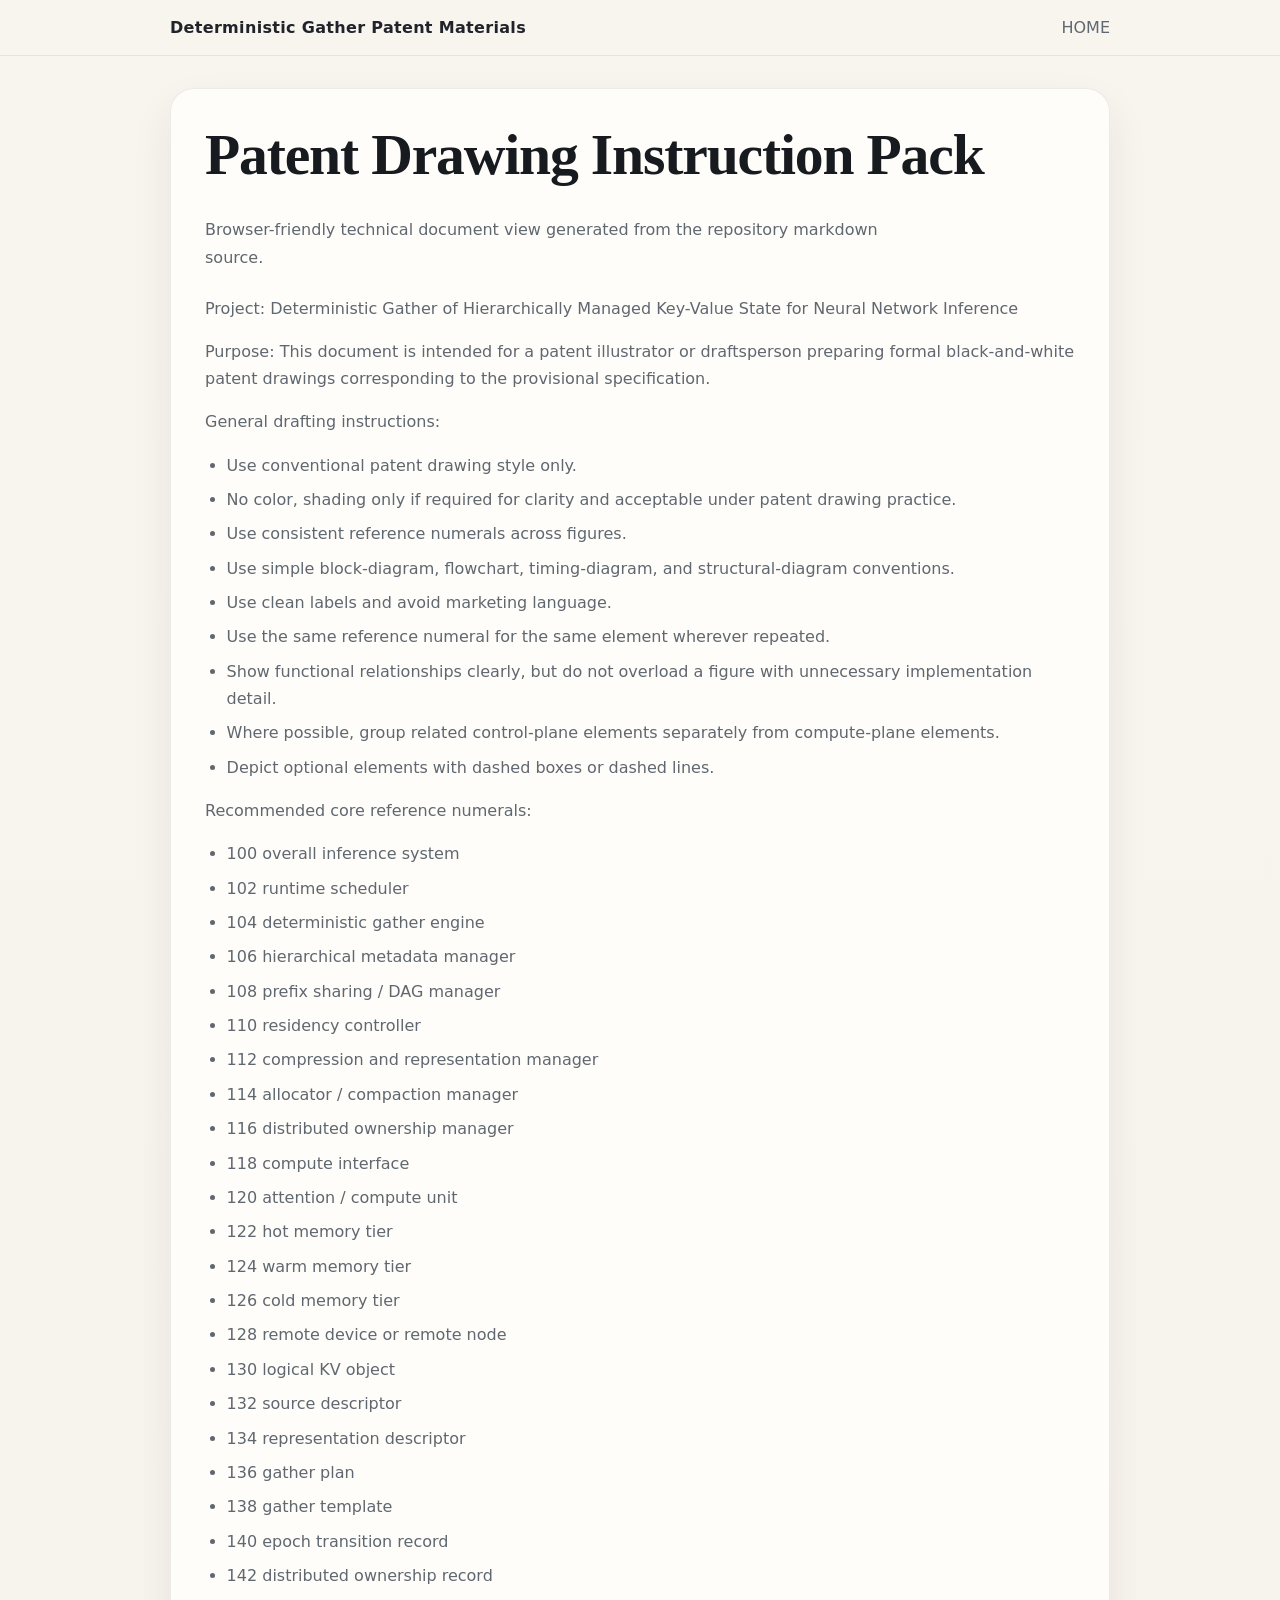
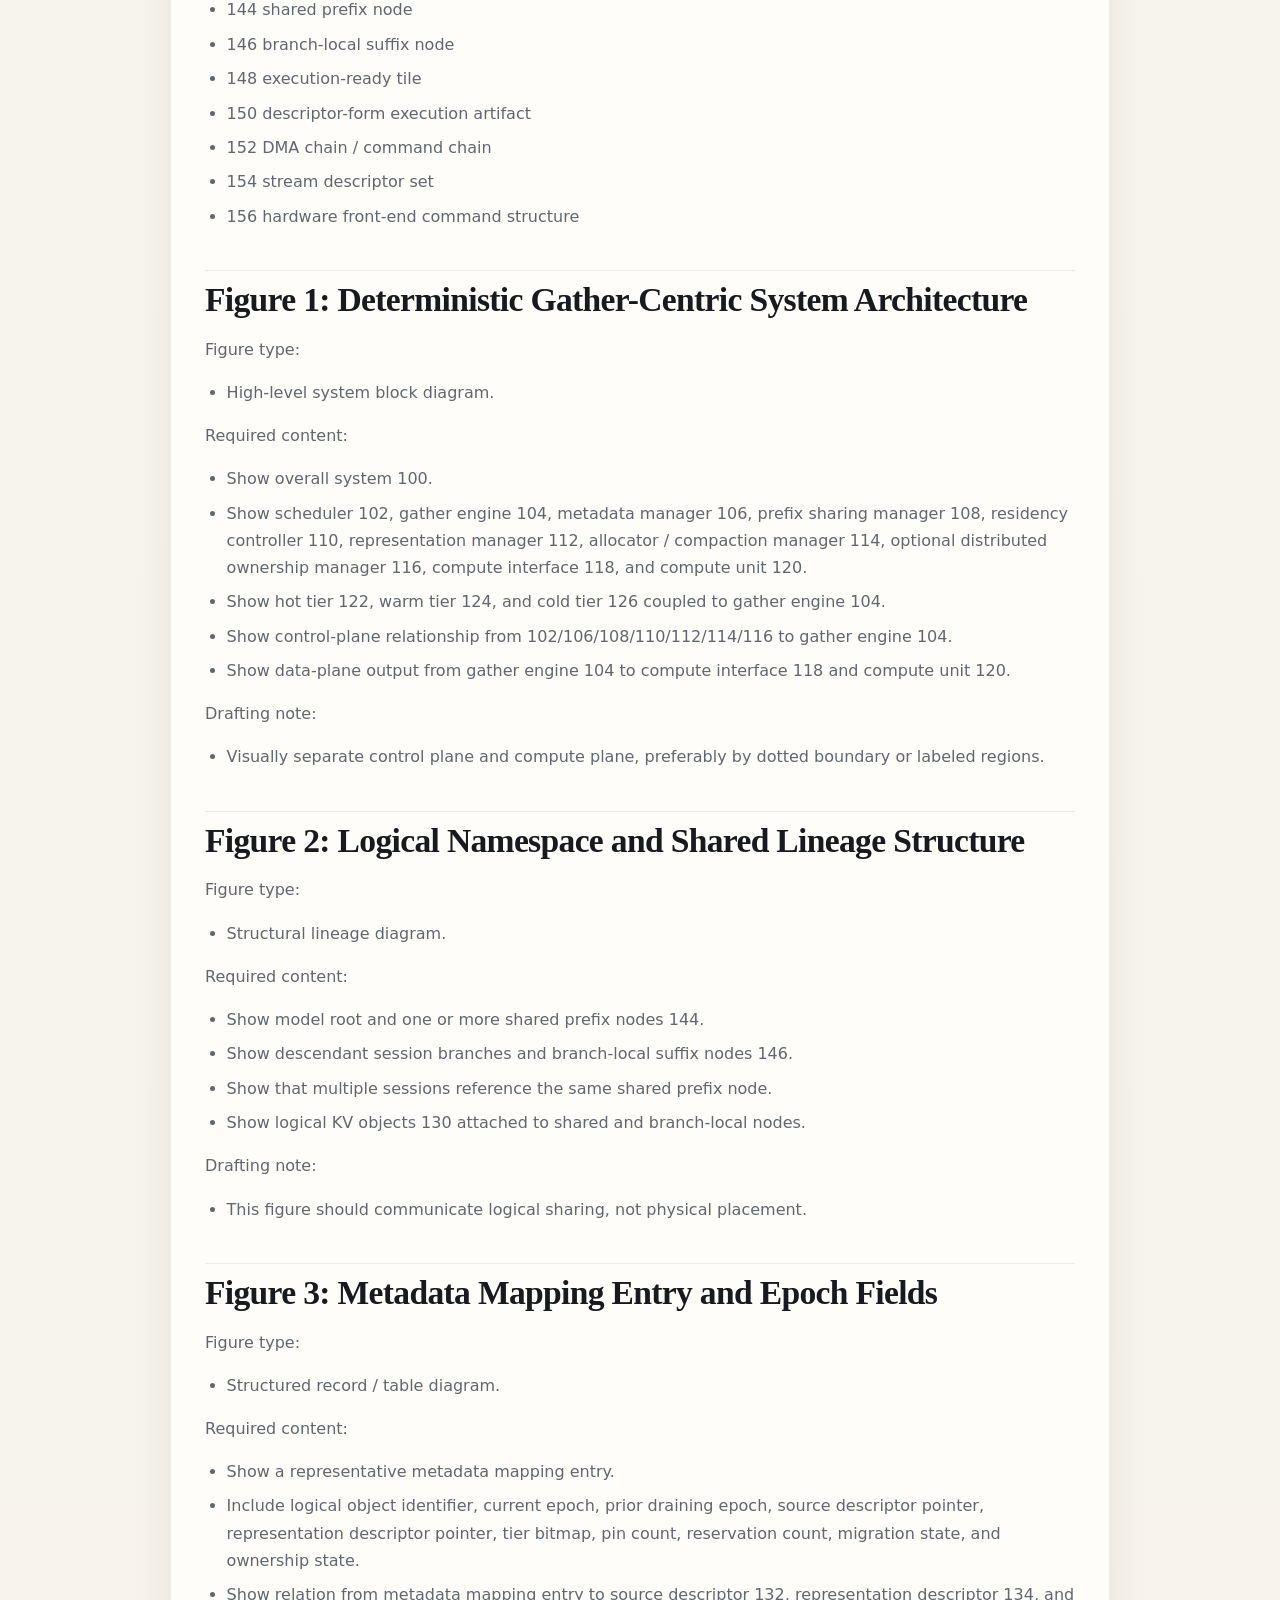
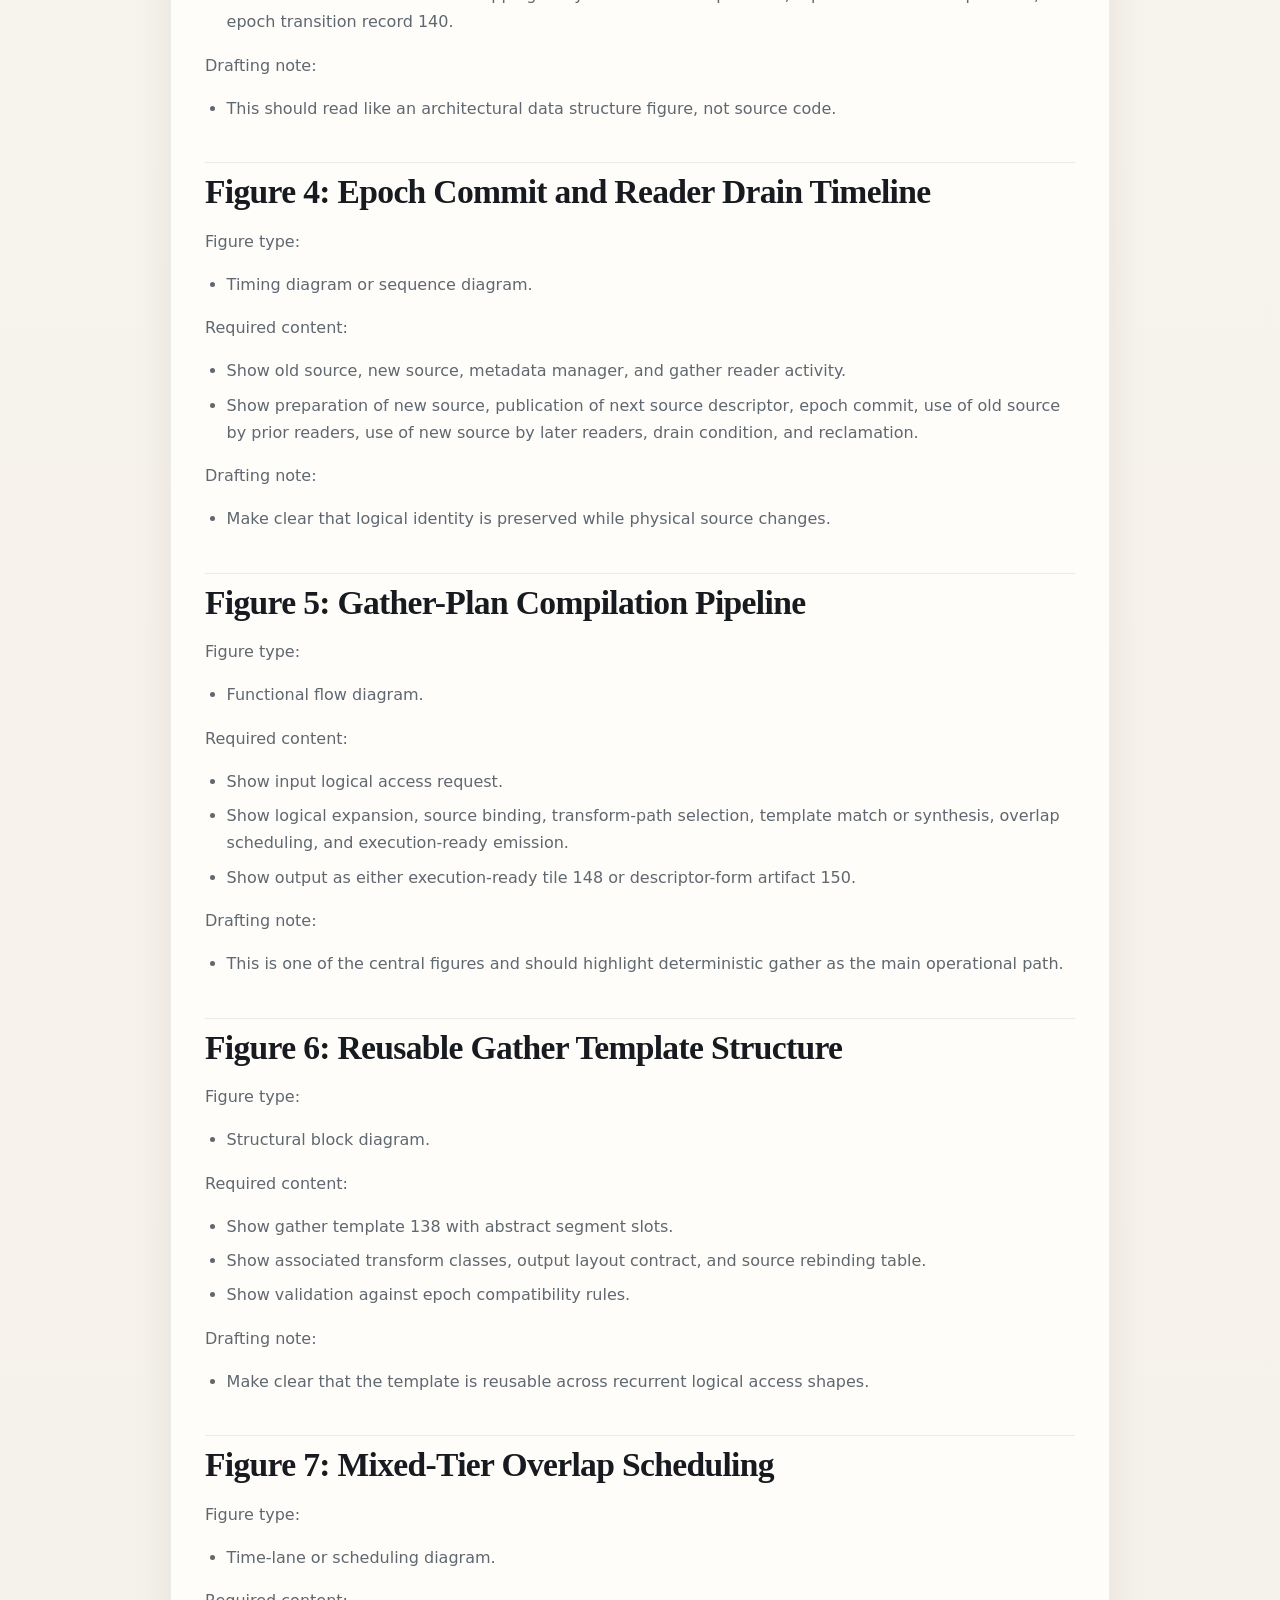
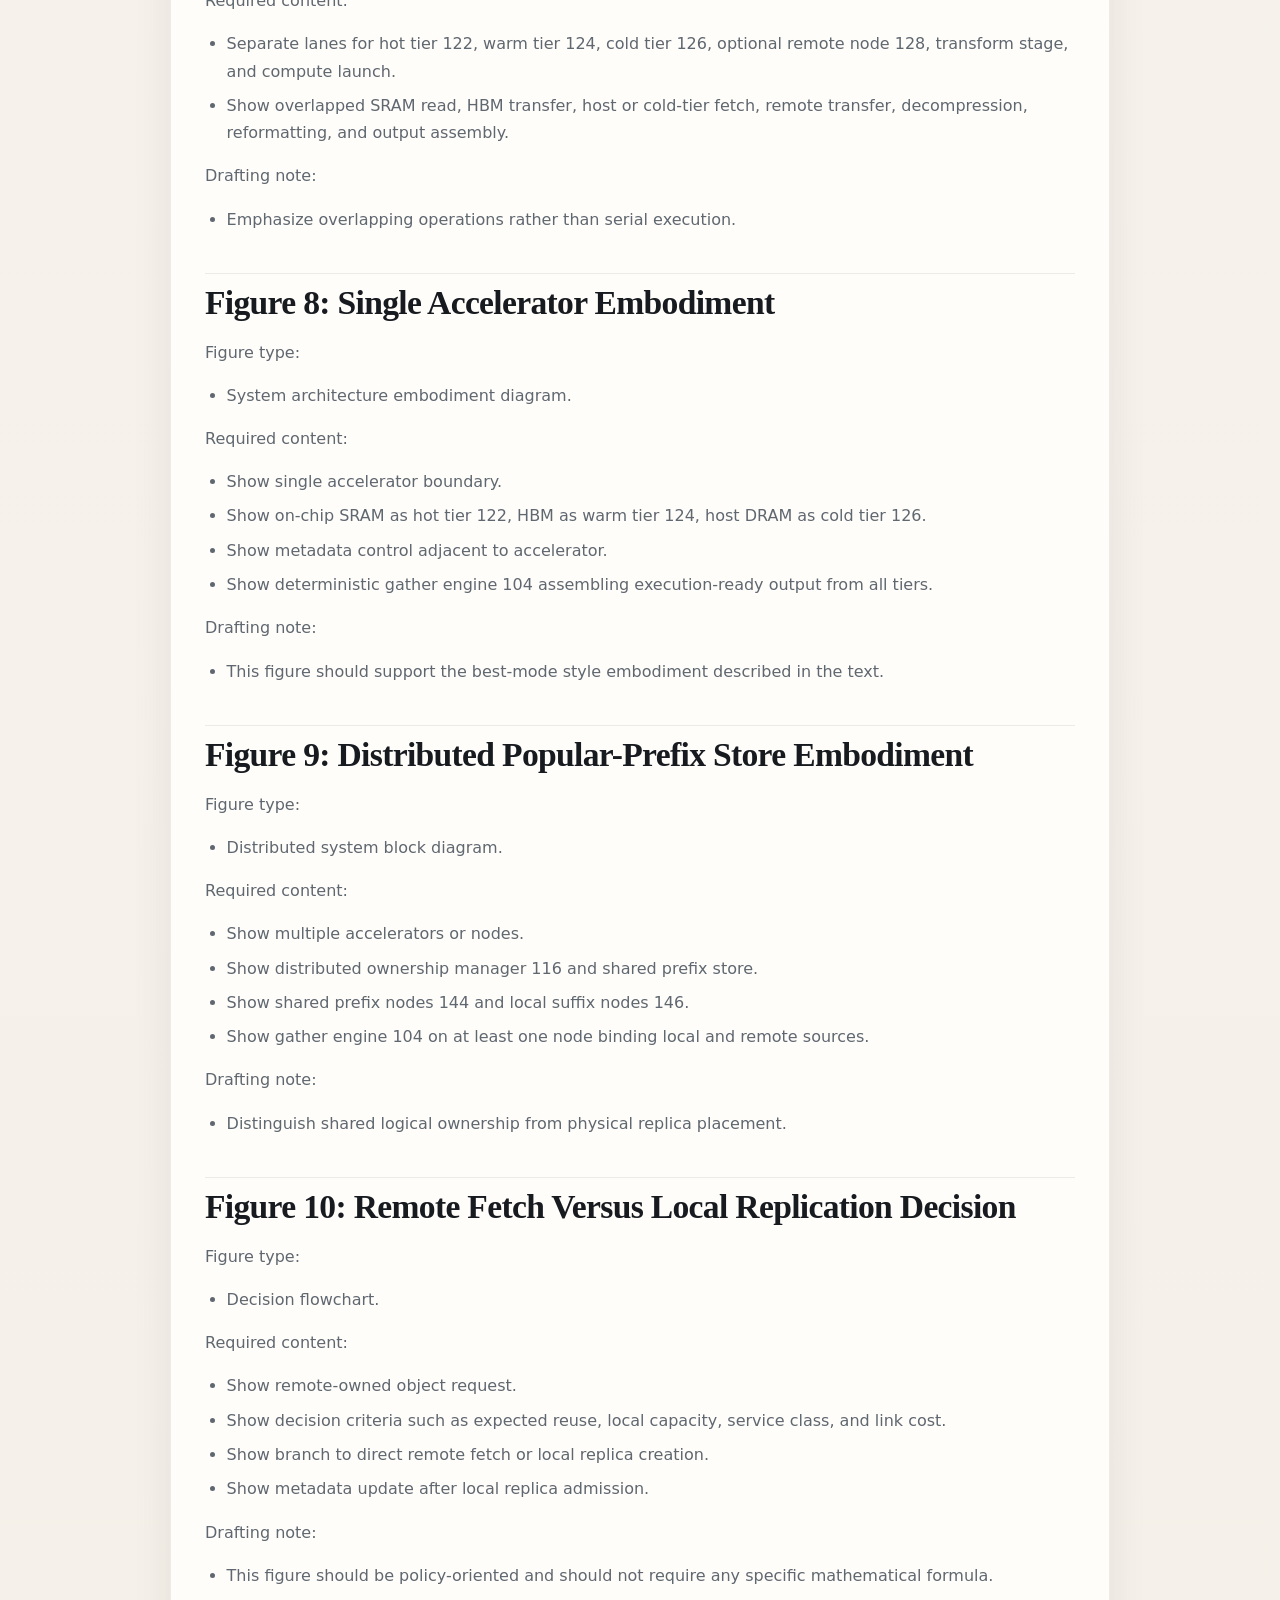
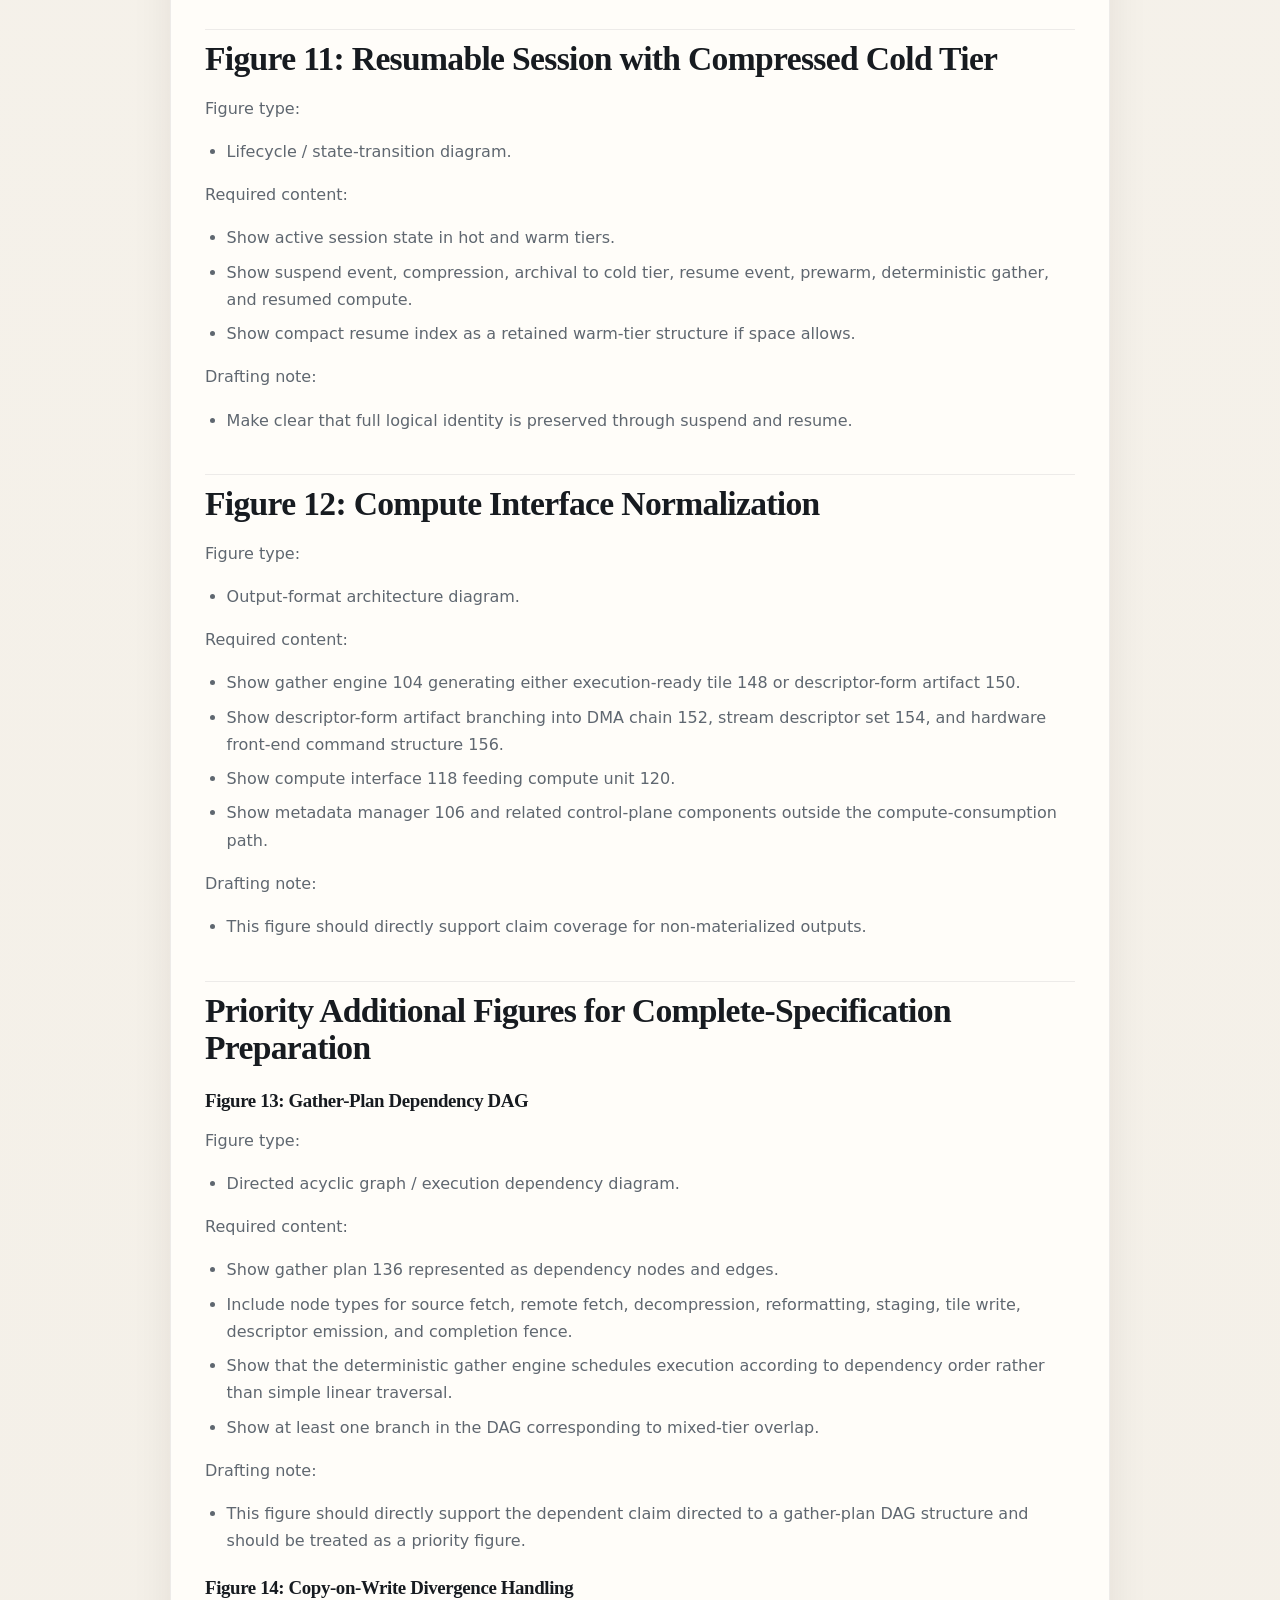
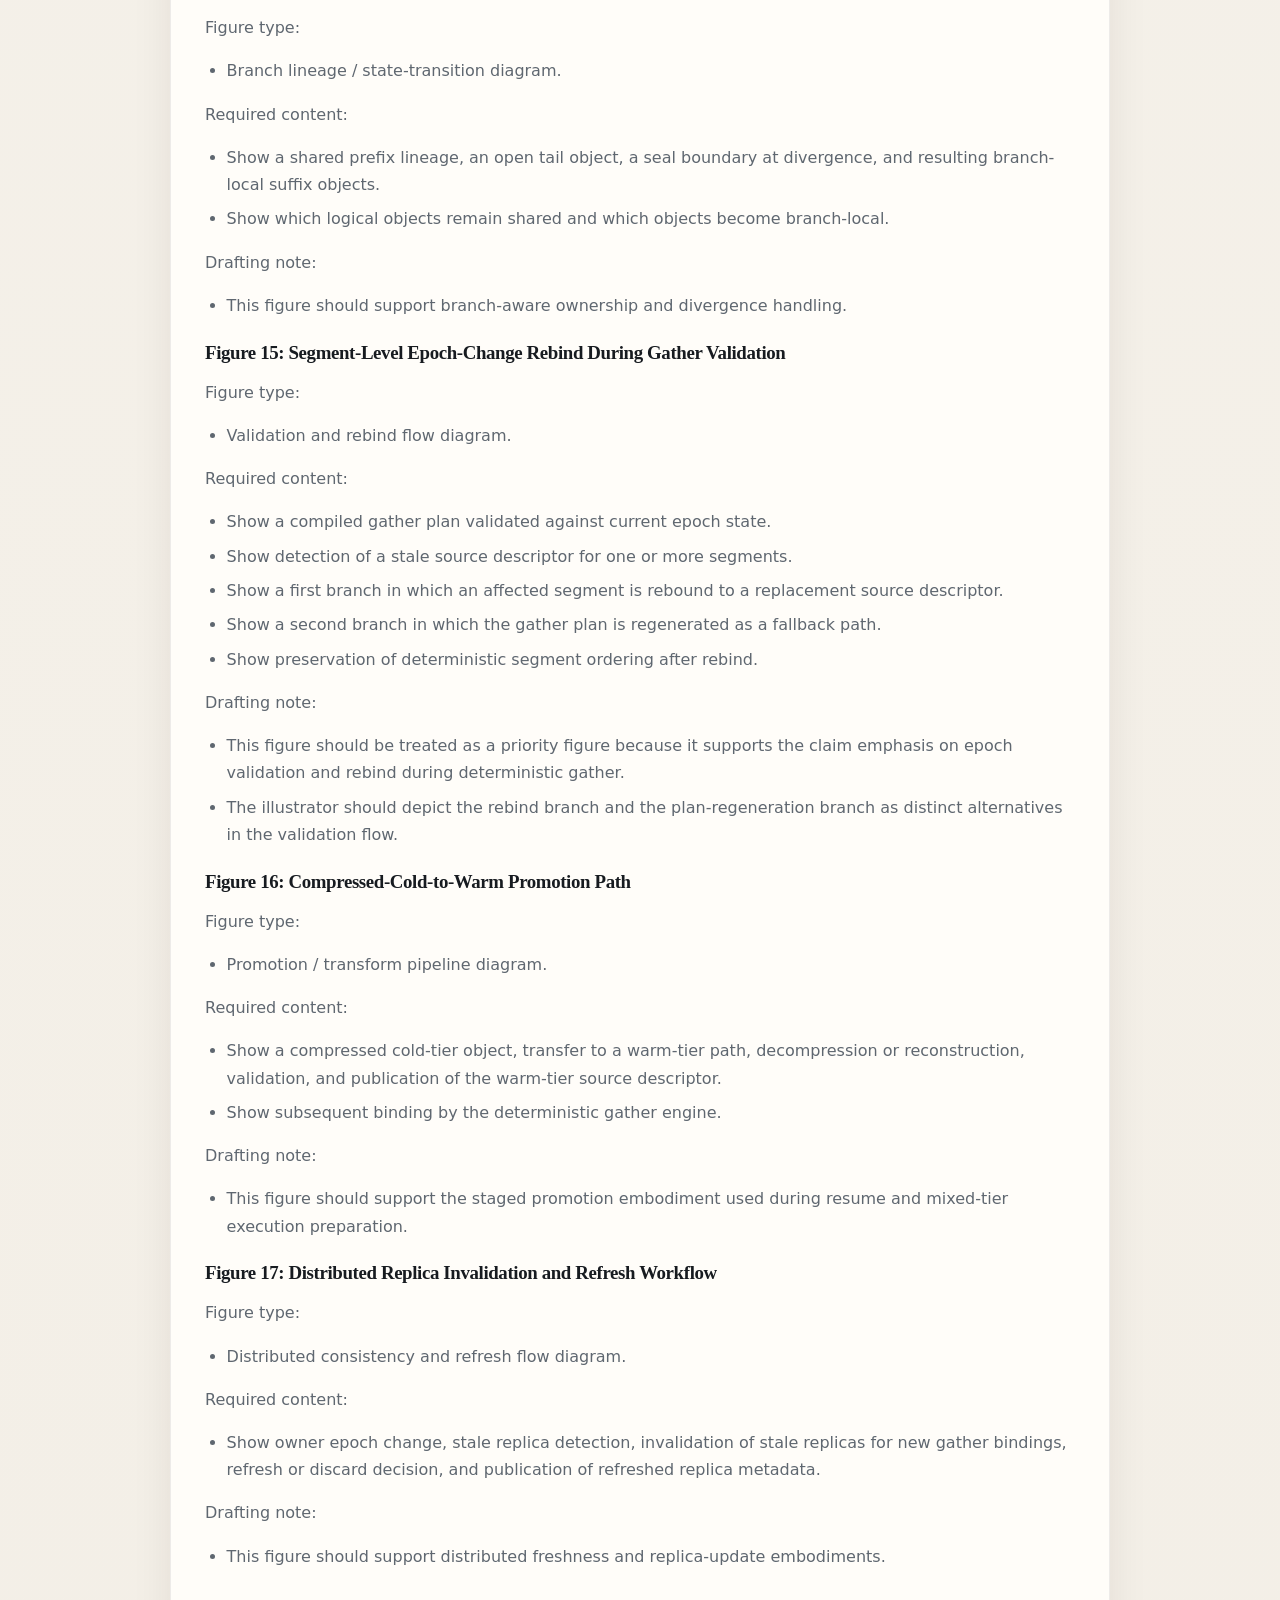
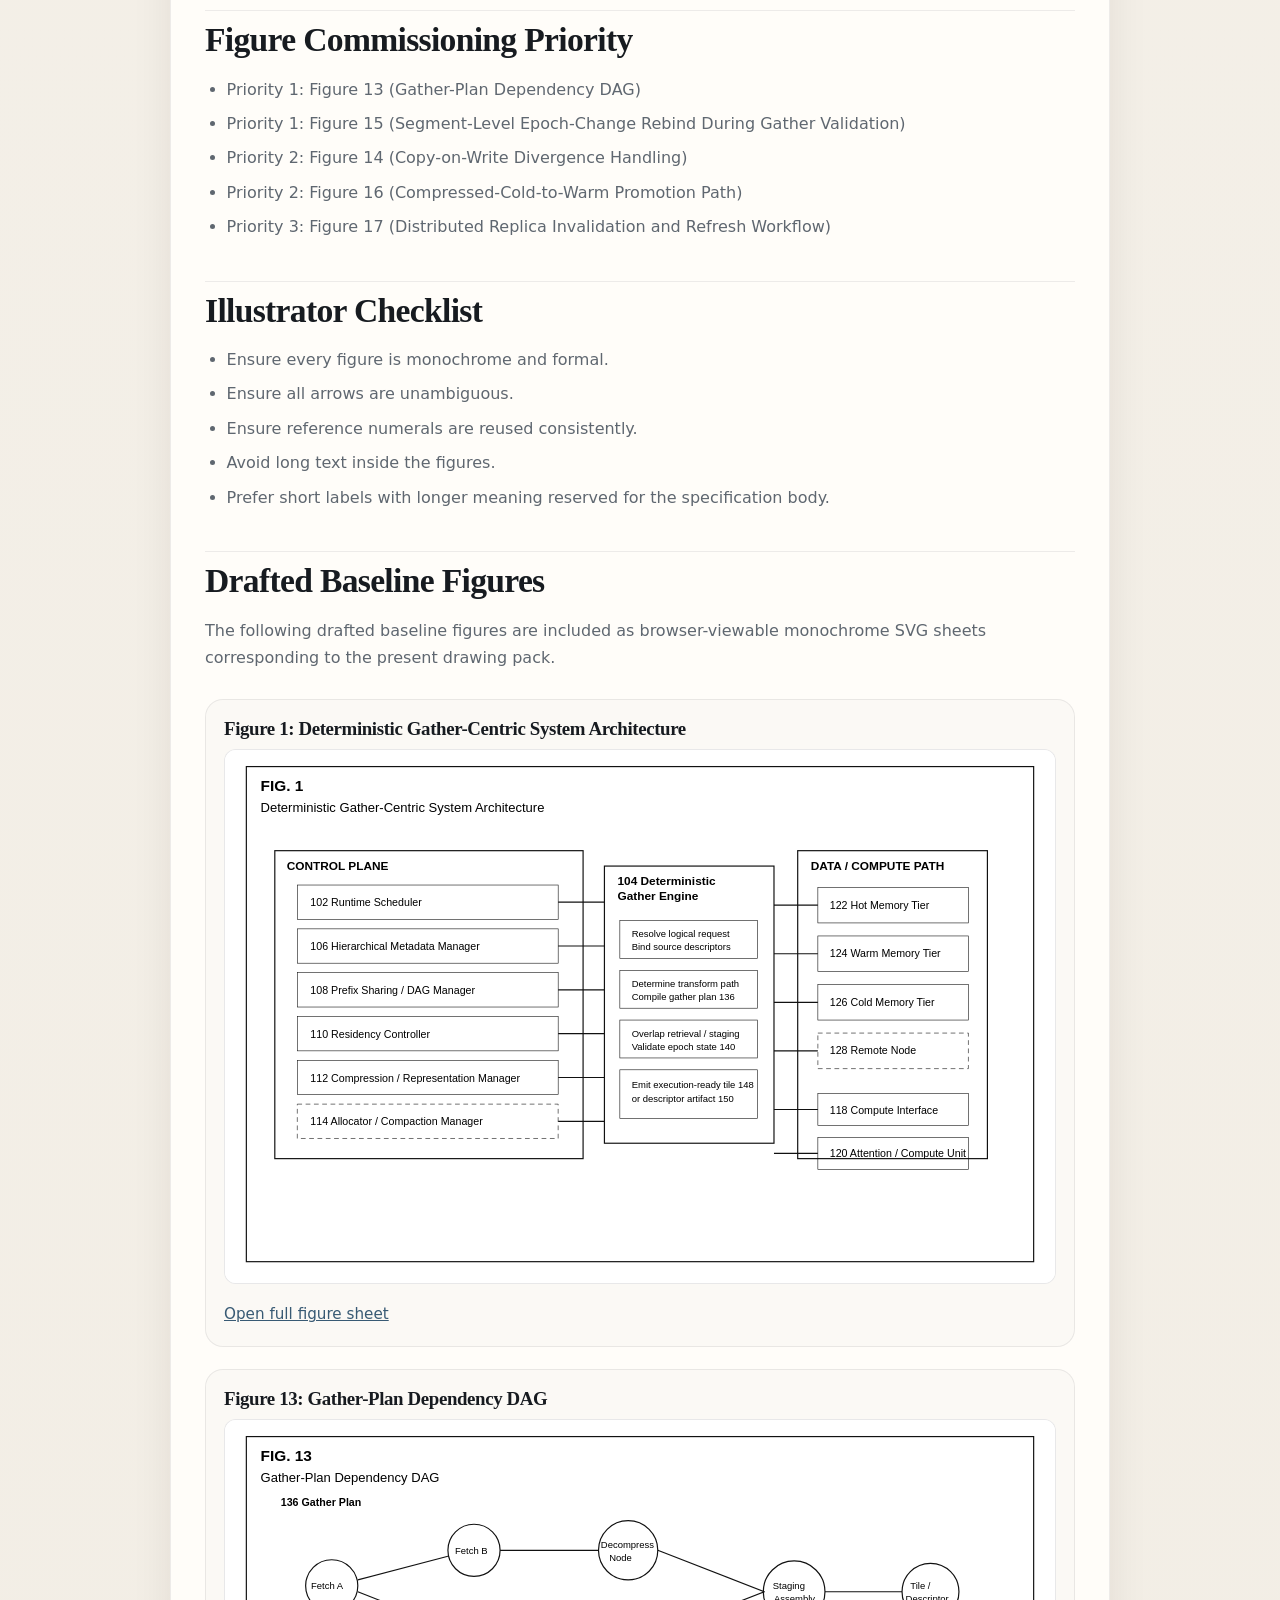
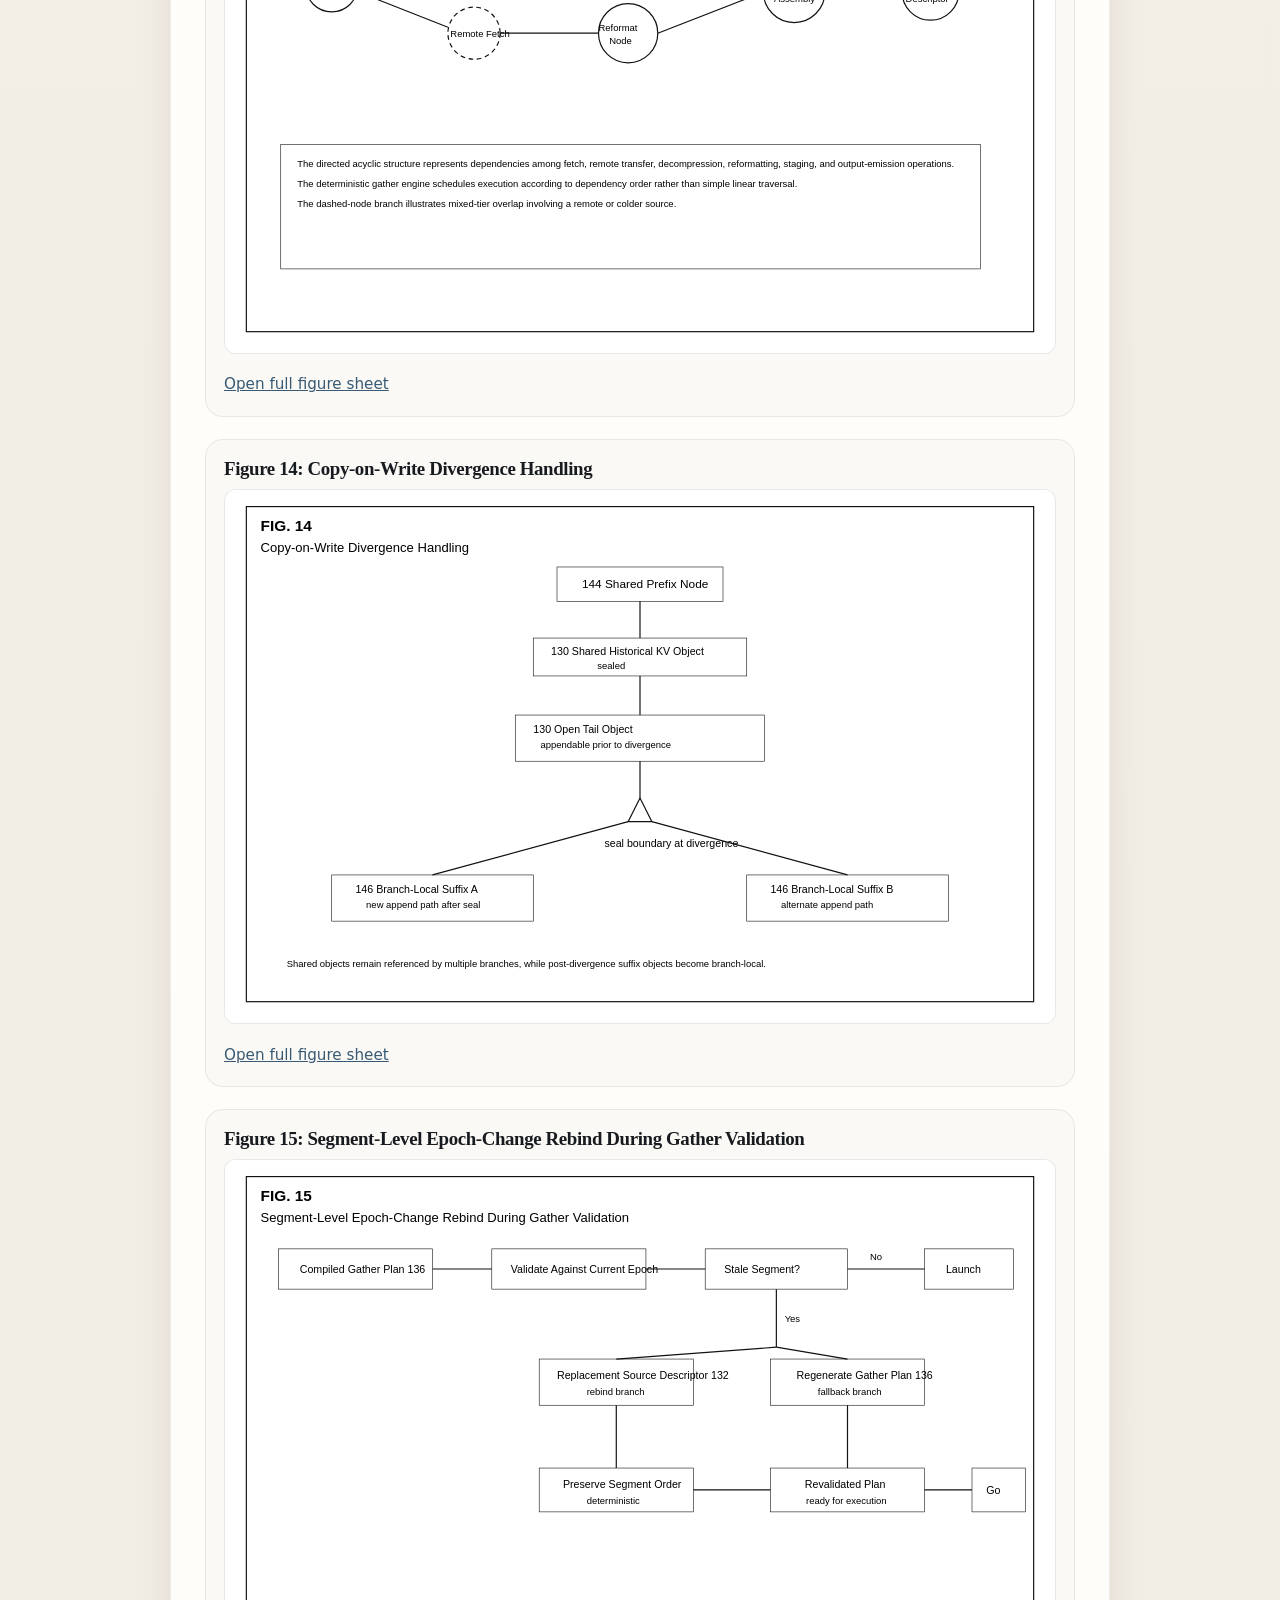
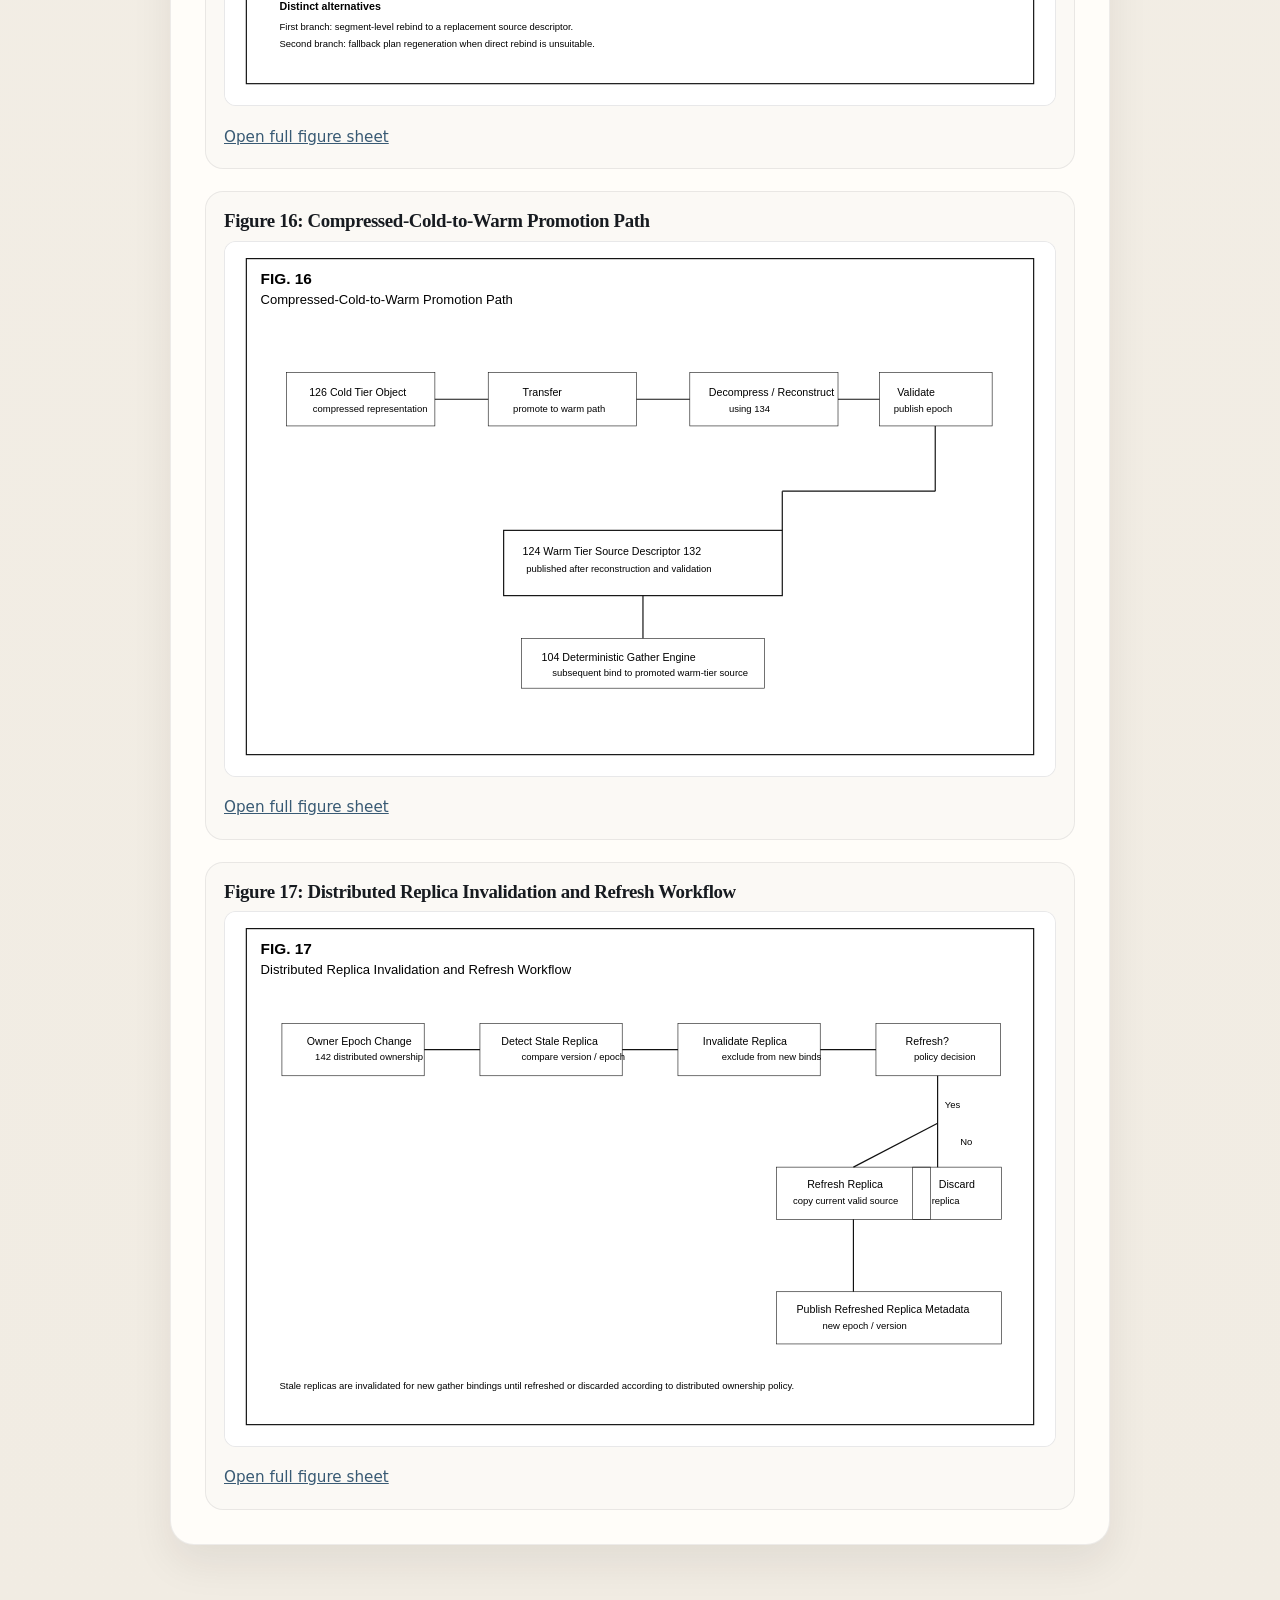
<file: patent_drawing_instruction_pack.html>
<!DOCTYPE html>
<html lang="en">
<head>
  <meta charset="UTF-8">
  <meta name="viewport" content="width=device-width, initial-scale=1.0">
  <title>Patent Drawing Instruction Pack</title>
  <meta name="robots" content="index, follow">
  <style>
    :root {
      --bg: #f3efe8;
      --panel: #fffdf9;
      --line: #d9d2c7;
      --text: #1f2328;
      --muted: #5f6770;
      --accent: #385a74;
      --link: #385a74;
      --code: #f2eee7;
      --max: 980px;
    }
    * { box-sizing: border-box; }
    html { scroll-behavior: smooth; }
    body { margin: 0; background: linear-gradient(180deg, #f8f5ef, #f1ece3); color: var(--text); font: 16px/1.7 "IBM Plex Sans", system-ui, sans-serif; }
    .shell { width: min(100%, var(--max)); margin: 0 auto; padding: 32px 20px 80px; }
    .top { position: sticky; top: 0; z-index: 10; backdrop-filter: blur(12px); background: rgba(248,245,239,0.92); border-bottom: 1px solid rgba(31,35,40,0.08); }
    .top-inner { width: min(100%, var(--max)); margin: 0 auto; padding: 14px 20px; display: flex; align-items: center; justify-content: space-between; gap: 16px; }
    .brand { font-weight: 600; letter-spacing: 0.02em; color:#20242a; }
    .nav a { color: var(--muted); text-decoration: none; margin-left: 18px; }
    .nav a:hover { color: var(--text); }
    .doc { background: var(--panel); border: 1px solid rgba(31,35,40,0.08); border-radius: 24px; padding: 34px; box-shadow: 0 18px 40px rgba(37,31,24,0.08); }
    h1, h2, h3, h4 { font-family: Georgia, serif; line-height: 1.12; letter-spacing: -0.02em; margin: 1.2em 0 0.5em; color:#171b20; }
    h1 { margin-top: 0; font-size: clamp(2.2rem, 5vw, 3.6rem); }
    h2 { font-size: clamp(1.5rem, 3vw, 2.1rem); padding-top: 0.3em; border-top: 1px solid rgba(31,35,40,0.08); }
    h3 { font-size: 1.18rem; }
    p, li { color: var(--text-muted, var(--muted)); }
    a { color: var(--link); }
    ul, ol { padding-left: 1.35rem; }
    li + li { margin-top: 0.45rem; }
    code { background: var(--code); padding: 0.12rem 0.35rem; border-radius: 6px; font-family: ui-monospace, SFMono-Regular, Menlo, Consolas, monospace; font-size: 0.94em; }
    pre { background: var(--code); padding: 18px; border-radius: 16px; overflow: auto; border: 1px solid rgba(152,202,216,0.10); }
    pre code { background: transparent; padding: 0; }
    .lede { color: var(--muted); margin: 0 0 24px; max-width: 70ch; }
    .figure-gallery { display: grid; gap: 22px; margin-top: 28px; }
    .figure-card { padding: 18px; border: 1px solid rgba(31,35,40,0.08); border-radius: 18px; background: rgba(0,0,0,0.015); }
    .figure-card h3 { margin-top: 0; }
    .figure-card img { width: 100%; height: auto; border: 1px solid rgba(31,35,40,0.10); border-radius: 12px; background: #fff; }
    .figure-links { margin: 10px 0 0; font-size: 0.95rem; }
    @media (max-width: 720px) {
      .top-inner { flex-direction: column; align-items: flex-start; }
      .nav a { margin: 0 16px 0 0; }
      .doc { padding: 22px; }
    }
  </style>
</head>
<body>
  <header class="top">
    <div class="top-inner">
      <div class="brand">Deterministic Gather Patent Materials</div>
      <nav class="nav">
        <a href="./index.html">HOME</a>
      </nav>
    </div>
  </header>
  <main class="shell">
    <article class="doc">
      <h1>Patent Drawing Instruction Pack</h1>
      <p class="lede">Browser-friendly technical document view generated from the repository markdown source.</p>
<p>Project: Deterministic Gather of Hierarchically Managed Key-Value State for Neural Network Inference</p>
<p>Purpose: This document is intended for a patent illustrator or draftsperson preparing formal black-and-white patent drawings corresponding to the provisional specification.</p>
<p>General drafting instructions:</p>
<ul>
<li>Use conventional patent drawing style only.</li>
<li>No color, shading only if required for clarity and acceptable under patent drawing practice.</li>
<li>Use consistent reference numerals across figures.</li>
<li>Use simple block-diagram, flowchart, timing-diagram, and structural-diagram conventions.</li>
<li>Use clean labels and avoid marketing language.</li>
<li>Use the same reference numeral for the same element wherever repeated.</li>
<li>Show functional relationships clearly, but do not overload a figure with unnecessary implementation detail.</li>
<li>Where possible, group related control-plane elements separately from compute-plane elements.</li>
<li>Depict optional elements with dashed boxes or dashed lines.</li>
</ul>
<p>Recommended core reference numerals:</p>
<ul>
<li>100 overall inference system</li>
<li>102 runtime scheduler</li>
<li>104 deterministic gather engine</li>
<li>106 hierarchical metadata manager</li>
<li>108 prefix sharing / DAG manager</li>
<li>110 residency controller</li>
<li>112 compression and representation manager</li>
<li>114 allocator / compaction manager</li>
<li>116 distributed ownership manager</li>
<li>118 compute interface</li>
<li>120 attention / compute unit</li>
<li>122 hot memory tier</li>
<li>124 warm memory tier</li>
<li>126 cold memory tier</li>
<li>128 remote device or remote node</li>
<li>130 logical KV object</li>
<li>132 source descriptor</li>
<li>134 representation descriptor</li>
<li>136 gather plan</li>
<li>138 gather template</li>
<li>140 epoch transition record</li>
<li>142 distributed ownership record</li>
<li>144 shared prefix node</li>
<li>146 branch-local suffix node</li>
<li>148 execution-ready tile</li>
<li>150 descriptor-form execution artifact</li>
<li>152 DMA chain / command chain</li>
<li>154 stream descriptor set</li>
<li>156 hardware front-end command structure</li>
</ul>
<h2>Figure 1: Deterministic Gather-Centric System Architecture</h2>
<p>Figure type:</p>
<ul>
<li>High-level system block diagram.</li>
</ul>
<p>Required content:</p>
<ul>
<li>Show overall system 100.</li>
<li>Show scheduler 102, gather engine 104, metadata manager 106, prefix sharing manager 108, residency controller 110, representation manager 112, allocator / compaction manager 114, optional distributed ownership manager 116, compute interface 118, and compute unit 120.</li>
<li>Show hot tier 122, warm tier 124, and cold tier 126 coupled to gather engine 104.</li>
<li>Show control-plane relationship from 102/106/108/110/112/114/116 to gather engine 104.</li>
<li>Show data-plane output from gather engine 104 to compute interface 118 and compute unit 120.</li>
</ul>
<p>Drafting note:</p>
<ul>
<li>Visually separate control plane and compute plane, preferably by dotted boundary or labeled regions.</li>
</ul>
<h2>Figure 2: Logical Namespace and Shared Lineage Structure</h2>
<p>Figure type:</p>
<ul>
<li>Structural lineage diagram.</li>
</ul>
<p>Required content:</p>
<ul>
<li>Show model root and one or more shared prefix nodes 144.</li>
<li>Show descendant session branches and branch-local suffix nodes 146.</li>
<li>Show that multiple sessions reference the same shared prefix node.</li>
<li>Show logical KV objects 130 attached to shared and branch-local nodes.</li>
</ul>
<p>Drafting note:</p>
<ul>
<li>This figure should communicate logical sharing, not physical placement.</li>
</ul>
<h2>Figure 3: Metadata Mapping Entry and Epoch Fields</h2>
<p>Figure type:</p>
<ul>
<li>Structured record / table diagram.</li>
</ul>
<p>Required content:</p>
<ul>
<li>Show a representative metadata mapping entry.</li>
<li>Include logical object identifier, current epoch, prior draining epoch, source descriptor pointer, representation descriptor pointer, tier bitmap, pin count, reservation count, migration state, and ownership state.</li>
<li>Show relation from metadata mapping entry to source descriptor 132, representation descriptor 134, and epoch transition record 140.</li>
</ul>
<p>Drafting note:</p>
<ul>
<li>This should read like an architectural data structure figure, not source code.</li>
</ul>
<h2>Figure 4: Epoch Commit and Reader Drain Timeline</h2>
<p>Figure type:</p>
<ul>
<li>Timing diagram or sequence diagram.</li>
</ul>
<p>Required content:</p>
<ul>
<li>Show old source, new source, metadata manager, and gather reader activity.</li>
<li>Show preparation of new source, publication of next source descriptor, epoch commit, use of old source by prior readers, use of new source by later readers, drain condition, and reclamation.</li>
</ul>
<p>Drafting note:</p>
<ul>
<li>Make clear that logical identity is preserved while physical source changes.</li>
</ul>
<h2>Figure 5: Gather-Plan Compilation Pipeline</h2>
<p>Figure type:</p>
<ul>
<li>Functional flow diagram.</li>
</ul>
<p>Required content:</p>
<ul>
<li>Show input logical access request.</li>
<li>Show logical expansion, source binding, transform-path selection, template match or synthesis, overlap scheduling, and execution-ready emission.</li>
<li>Show output as either execution-ready tile 148 or descriptor-form artifact 150.</li>
</ul>
<p>Drafting note:</p>
<ul>
<li>This is one of the central figures and should highlight deterministic gather as the main operational path.</li>
</ul>
<h2>Figure 6: Reusable Gather Template Structure</h2>
<p>Figure type:</p>
<ul>
<li>Structural block diagram.</li>
</ul>
<p>Required content:</p>
<ul>
<li>Show gather template 138 with abstract segment slots.</li>
<li>Show associated transform classes, output layout contract, and source rebinding table.</li>
<li>Show validation against epoch compatibility rules.</li>
</ul>
<p>Drafting note:</p>
<ul>
<li>Make clear that the template is reusable across recurrent logical access shapes.</li>
</ul>
<h2>Figure 7: Mixed-Tier Overlap Scheduling</h2>
<p>Figure type:</p>
<ul>
<li>Time-lane or scheduling diagram.</li>
</ul>
<p>Required content:</p>
<ul>
<li>Separate lanes for hot tier 122, warm tier 124, cold tier 126, optional remote node 128, transform stage, and compute launch.</li>
<li>Show overlapped SRAM read, HBM transfer, host or cold-tier fetch, remote transfer, decompression, reformatting, and output assembly.</li>
</ul>
<p>Drafting note:</p>
<ul>
<li>Emphasize overlapping operations rather than serial execution.</li>
</ul>
<h2>Figure 8: Single Accelerator Embodiment</h2>
<p>Figure type:</p>
<ul>
<li>System architecture embodiment diagram.</li>
</ul>
<p>Required content:</p>
<ul>
<li>Show single accelerator boundary.</li>
<li>Show on-chip SRAM as hot tier 122, HBM as warm tier 124, host DRAM as cold tier 126.</li>
<li>Show metadata control adjacent to accelerator.</li>
<li>Show deterministic gather engine 104 assembling execution-ready output from all tiers.</li>
</ul>
<p>Drafting note:</p>
<ul>
<li>This figure should support the best-mode style embodiment described in the text.</li>
</ul>
<h2>Figure 9: Distributed Popular-Prefix Store Embodiment</h2>
<p>Figure type:</p>
<ul>
<li>Distributed system block diagram.</li>
</ul>
<p>Required content:</p>
<ul>
<li>Show multiple accelerators or nodes.</li>
<li>Show distributed ownership manager 116 and shared prefix store.</li>
<li>Show shared prefix nodes 144 and local suffix nodes 146.</li>
<li>Show gather engine 104 on at least one node binding local and remote sources.</li>
</ul>
<p>Drafting note:</p>
<ul>
<li>Distinguish shared logical ownership from physical replica placement.</li>
</ul>
<h2>Figure 10: Remote Fetch Versus Local Replication Decision</h2>
<p>Figure type:</p>
<ul>
<li>Decision flowchart.</li>
</ul>
<p>Required content:</p>
<ul>
<li>Show remote-owned object request.</li>
<li>Show decision criteria such as expected reuse, local capacity, service class, and link cost.</li>
<li>Show branch to direct remote fetch or local replica creation.</li>
<li>Show metadata update after local replica admission.</li>
</ul>
<p>Drafting note:</p>
<ul>
<li>This figure should be policy-oriented and should not require any specific mathematical formula.</li>
</ul>
<h2>Figure 11: Resumable Session with Compressed Cold Tier</h2>
<p>Figure type:</p>
<ul>
<li>Lifecycle / state-transition diagram.</li>
</ul>
<p>Required content:</p>
<ul>
<li>Show active session state in hot and warm tiers.</li>
<li>Show suspend event, compression, archival to cold tier, resume event, prewarm, deterministic gather, and resumed compute.</li>
<li>Show compact resume index as a retained warm-tier structure if space allows.</li>
</ul>
<p>Drafting note:</p>
<ul>
<li>Make clear that full logical identity is preserved through suspend and resume.</li>
</ul>
<h2>Figure 12: Compute Interface Normalization</h2>
<p>Figure type:</p>
<ul>
<li>Output-format architecture diagram.</li>
</ul>
<p>Required content:</p>
<ul>
<li>Show gather engine 104 generating either execution-ready tile 148 or descriptor-form artifact 150.</li>
<li>Show descriptor-form artifact branching into DMA chain 152, stream descriptor set 154, and hardware front-end command structure 156.</li>
<li>Show compute interface 118 feeding compute unit 120.</li>
<li>Show metadata manager 106 and related control-plane components outside the compute-consumption path.</li>
</ul>
<p>Drafting note:</p>
<ul>
<li>This figure should directly support claim coverage for non-materialized outputs.</li>
</ul>
<h2>Priority Additional Figures for Complete-Specification Preparation</h2>
<h3>Figure 13: Gather-Plan Dependency DAG</h3>
<p>Figure type:</p>
<ul>
<li>Directed acyclic graph / execution dependency diagram.</li>
</ul>
<p>Required content:</p>
<ul>
<li>Show gather plan 136 represented as dependency nodes and edges.</li>
<li>Include node types for source fetch, remote fetch, decompression, reformatting, staging, tile write, descriptor emission, and completion fence.</li>
<li>Show that the deterministic gather engine schedules execution according to dependency order rather than simple linear traversal.</li>
<li>Show at least one branch in the DAG corresponding to mixed-tier overlap.</li>
</ul>
<p>Drafting note:</p>
<ul>
<li>This figure should directly support the dependent claim directed to a gather-plan DAG structure and should be treated as a priority figure.</li>
</ul>
<h3>Figure 14: Copy-on-Write Divergence Handling</h3>
<p>Figure type:</p>
<ul>
<li>Branch lineage / state-transition diagram.</li>
</ul>
<p>Required content:</p>
<ul>
<li>Show a shared prefix lineage, an open tail object, a seal boundary at divergence, and resulting branch-local suffix objects.</li>
<li>Show which logical objects remain shared and which objects become branch-local.</li>
</ul>
<p>Drafting note:</p>
<ul>
<li>This figure should support branch-aware ownership and divergence handling.</li>
</ul>
<h3>Figure 15: Segment-Level Epoch-Change Rebind During Gather Validation</h3>
<p>Figure type:</p>
<ul>
<li>Validation and rebind flow diagram.</li>
</ul>
<p>Required content:</p>
<ul>
<li>Show a compiled gather plan validated against current epoch state.</li>
<li>Show detection of a stale source descriptor for one or more segments.</li>
<li>Show a first branch in which an affected segment is rebound to a replacement source descriptor.</li>
<li>Show a second branch in which the gather plan is regenerated as a fallback path.</li>
<li>Show preservation of deterministic segment ordering after rebind.</li>
</ul>
<p>Drafting note:</p>
<ul>
<li>This figure should be treated as a priority figure because it supports the claim emphasis on epoch validation and rebind during deterministic gather.</li>
<li>The illustrator should depict the rebind branch and the plan-regeneration branch as distinct alternatives in the validation flow.</li>
</ul>
<h3>Figure 16: Compressed-Cold-to-Warm Promotion Path</h3>
<p>Figure type:</p>
<ul>
<li>Promotion / transform pipeline diagram.</li>
</ul>
<p>Required content:</p>
<ul>
<li>Show a compressed cold-tier object, transfer to a warm-tier path, decompression or reconstruction, validation, and publication of the warm-tier source descriptor.</li>
<li>Show subsequent binding by the deterministic gather engine.</li>
</ul>
<p>Drafting note:</p>
<ul>
<li>This figure should support the staged promotion embodiment used during resume and mixed-tier execution preparation.</li>
</ul>
<h3>Figure 17: Distributed Replica Invalidation and Refresh Workflow</h3>
<p>Figure type:</p>
<ul>
<li>Distributed consistency and refresh flow diagram.</li>
</ul>
<p>Required content:</p>
<ul>
<li>Show owner epoch change, stale replica detection, invalidation of stale replicas for new gather bindings, refresh or discard decision, and publication of refreshed replica metadata.</li>
</ul>
<p>Drafting note:</p>
<ul>
<li>This figure should support distributed freshness and replica-update embodiments.</li>
</ul>
<h2>Figure Commissioning Priority</h2>
<ul>
<li>Priority 1: Figure 13 (Gather-Plan Dependency DAG)</li>
<li>Priority 1: Figure 15 (Segment-Level Epoch-Change Rebind During Gather Validation)</li>
<li>Priority 2: Figure 14 (Copy-on-Write Divergence Handling)</li>
<li>Priority 2: Figure 16 (Compressed-Cold-to-Warm Promotion Path)</li>
<li>Priority 3: Figure 17 (Distributed Replica Invalidation and Refresh Workflow)</li>
</ul>
<h2>Illustrator Checklist</h2>
<ul>
<li>Ensure every figure is monochrome and formal.</li>
<li>Ensure all arrows are unambiguous.</li>
<li>Ensure reference numerals are reused consistently.</li>
<li>Avoid long text inside the figures.</li>
<li>Prefer short labels with longer meaning reserved for the specification body.</li>
</ul>
<h2>Drafted Baseline Figures</h2>
<p>The following drafted baseline figures are included as browser-viewable monochrome SVG sheets corresponding to the present drawing pack.</p>
<div class="figure-gallery">
  <section class="figure-card">
    <h3>Figure 1: Deterministic Gather-Centric System Architecture</h3>
    <img src="./assets/patent-figures/fig01-system-architecture.svg" alt="Figure 1 patent drawing">
    <p class="figure-links"><a href="./assets/patent-figures/fig01-system-architecture.svg" target="_blank" rel="noopener">Open full figure sheet</a></p>
  </section>
  <section class="figure-card">
    <h3>Figure 13: Gather-Plan Dependency DAG</h3>
    <img src="./assets/patent-figures/fig13-gather-plan-dag.svg" alt="Figure 13 patent drawing">
    <p class="figure-links"><a href="./assets/patent-figures/fig13-gather-plan-dag.svg" target="_blank" rel="noopener">Open full figure sheet</a></p>
  </section>
  <section class="figure-card">
    <h3>Figure 14: Copy-on-Write Divergence Handling</h3>
    <img src="./assets/patent-figures/fig14-cow-divergence.svg" alt="Figure 14 patent drawing">
    <p class="figure-links"><a href="./assets/patent-figures/fig14-cow-divergence.svg" target="_blank" rel="noopener">Open full figure sheet</a></p>
  </section>
  <section class="figure-card">
    <h3>Figure 15: Segment-Level Epoch-Change Rebind During Gather Validation</h3>
    <img src="./assets/patent-figures/fig15-epoch-rebind.svg" alt="Figure 15 patent drawing">
    <p class="figure-links"><a href="./assets/patent-figures/fig15-epoch-rebind.svg" target="_blank" rel="noopener">Open full figure sheet</a></p>
  </section>
  <section class="figure-card">
    <h3>Figure 16: Compressed-Cold-to-Warm Promotion Path</h3>
    <img src="./assets/patent-figures/fig16-cold-to-warm-promotion.svg" alt="Figure 16 patent drawing">
    <p class="figure-links"><a href="./assets/patent-figures/fig16-cold-to-warm-promotion.svg" target="_blank" rel="noopener">Open full figure sheet</a></p>
  </section>
  <section class="figure-card">
    <h3>Figure 17: Distributed Replica Invalidation and Refresh Workflow</h3>
    <img src="./assets/patent-figures/fig17-distributed-replica-refresh.svg" alt="Figure 17 patent drawing">
    <p class="figure-links"><a href="./assets/patent-figures/fig17-distributed-replica-refresh.svg" target="_blank" rel="noopener">Open full figure sheet</a></p>
  </section>
</div>
    </article>
  </main>
</body>
</html>
</file>
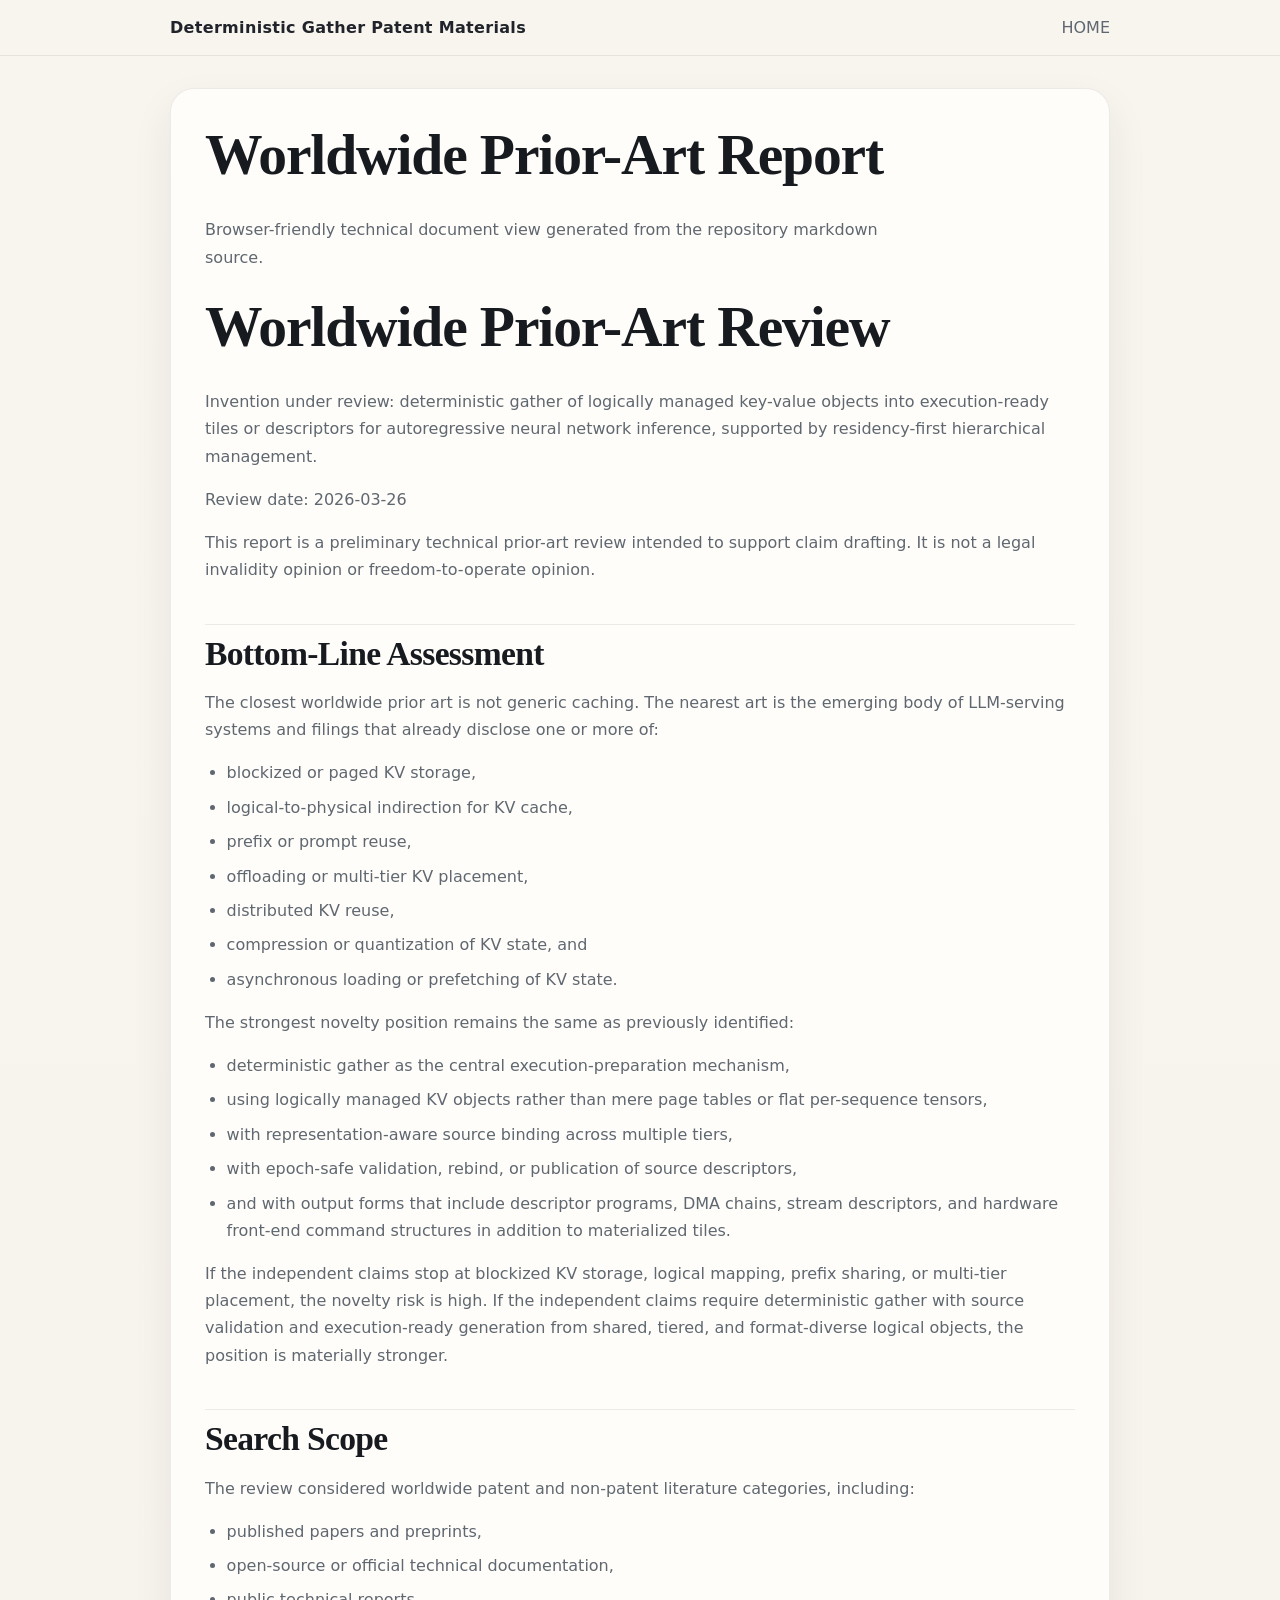
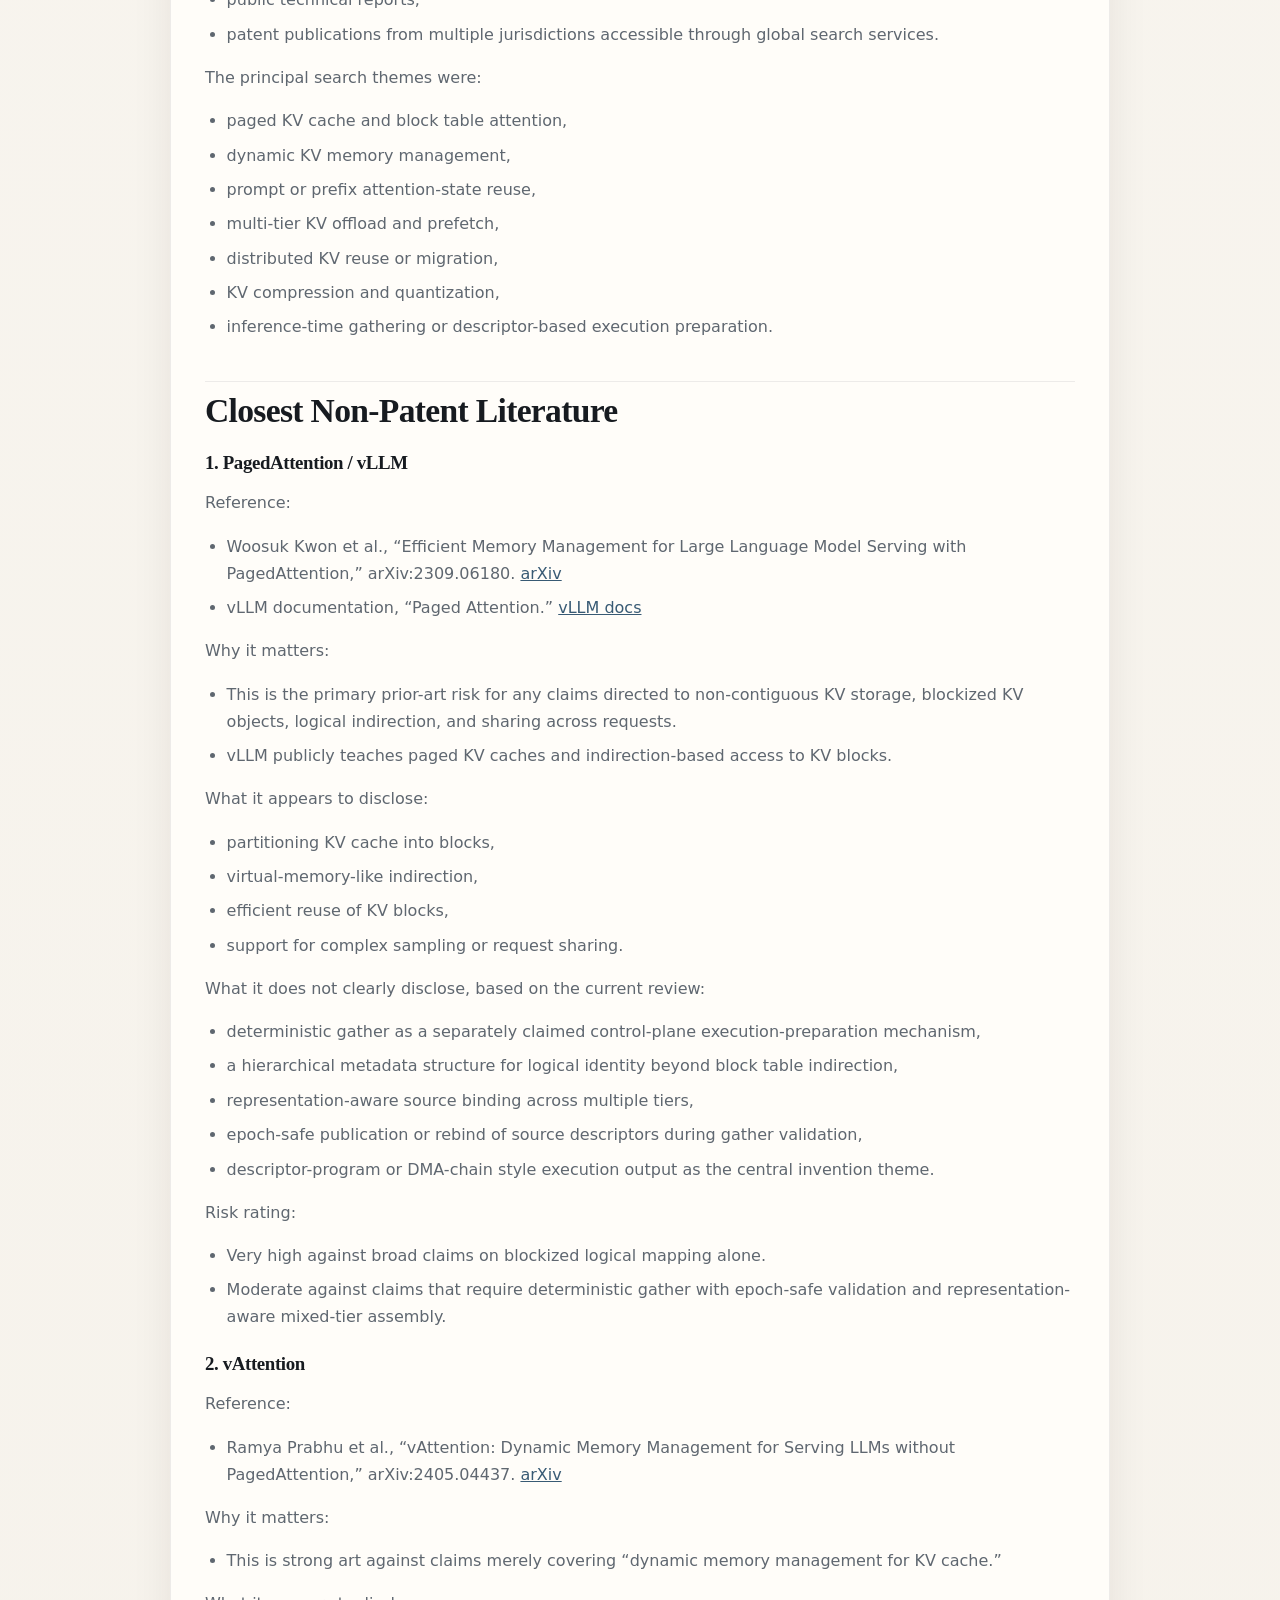
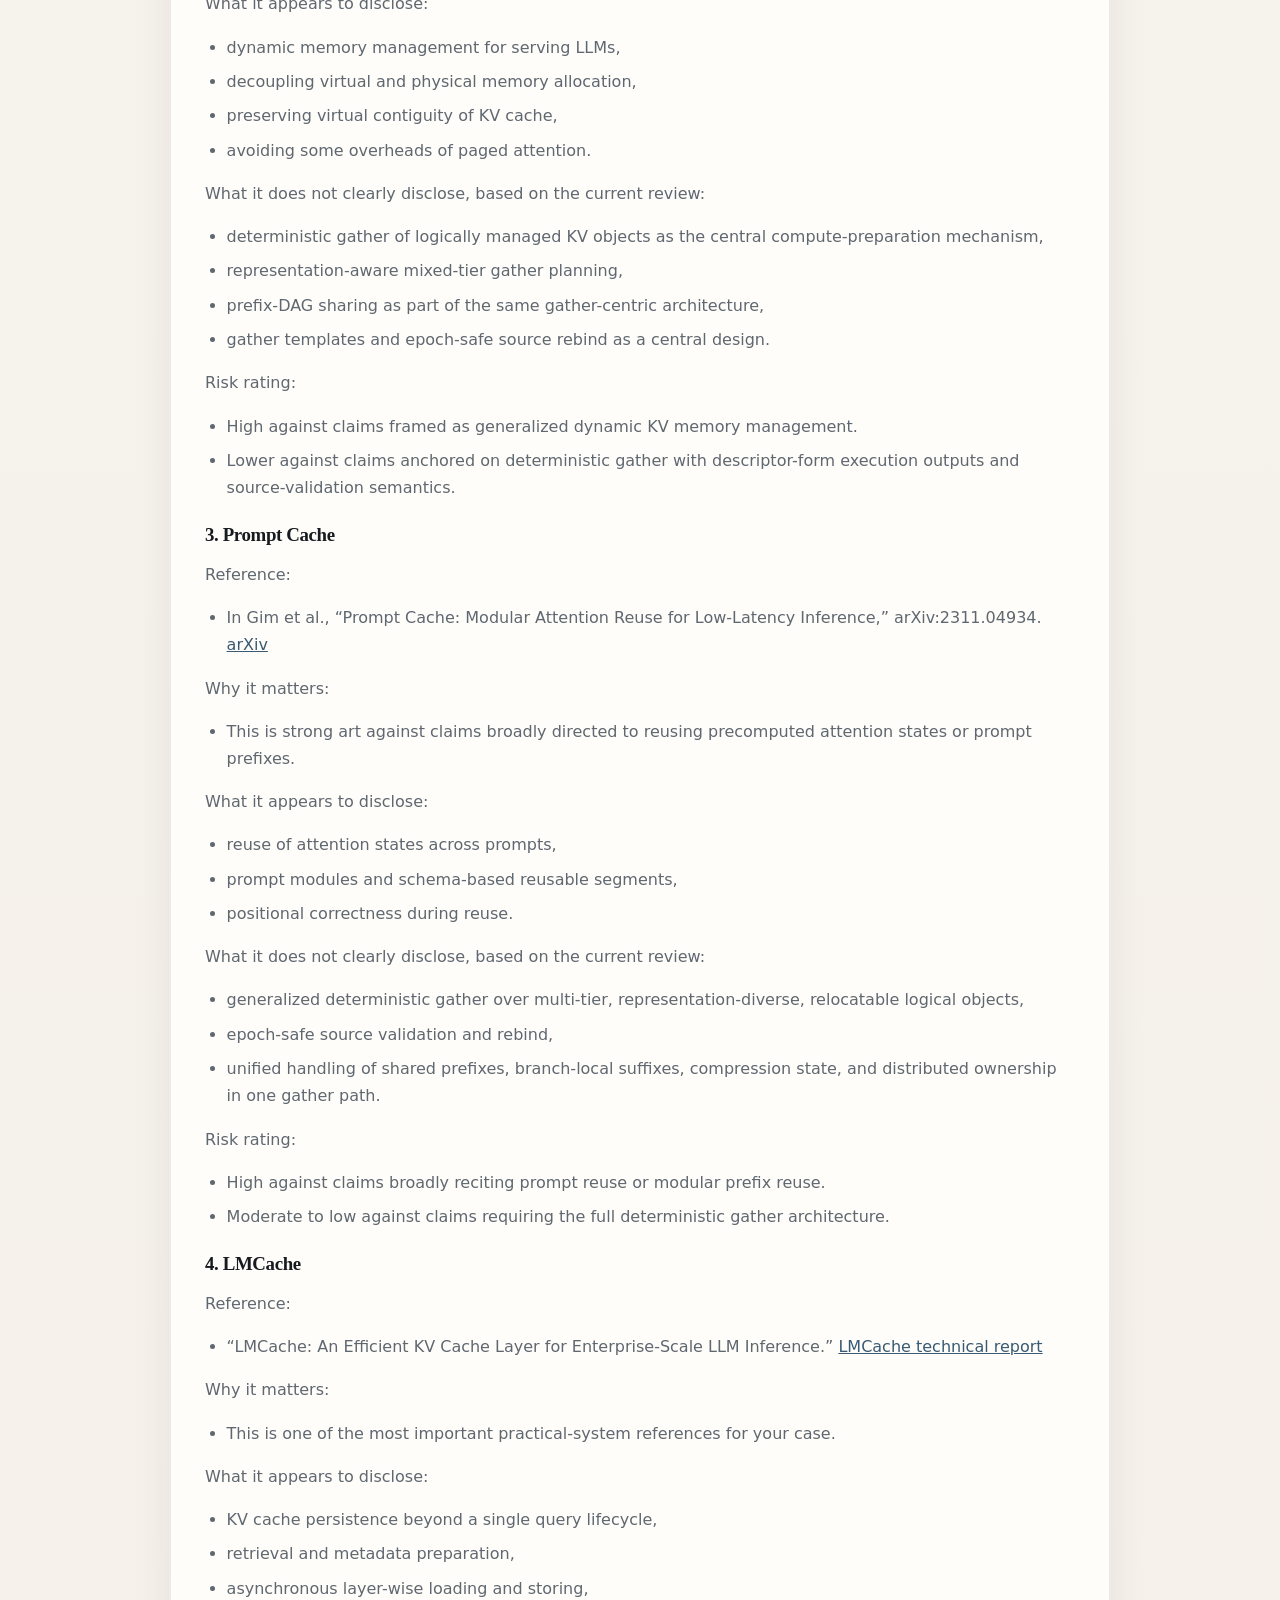
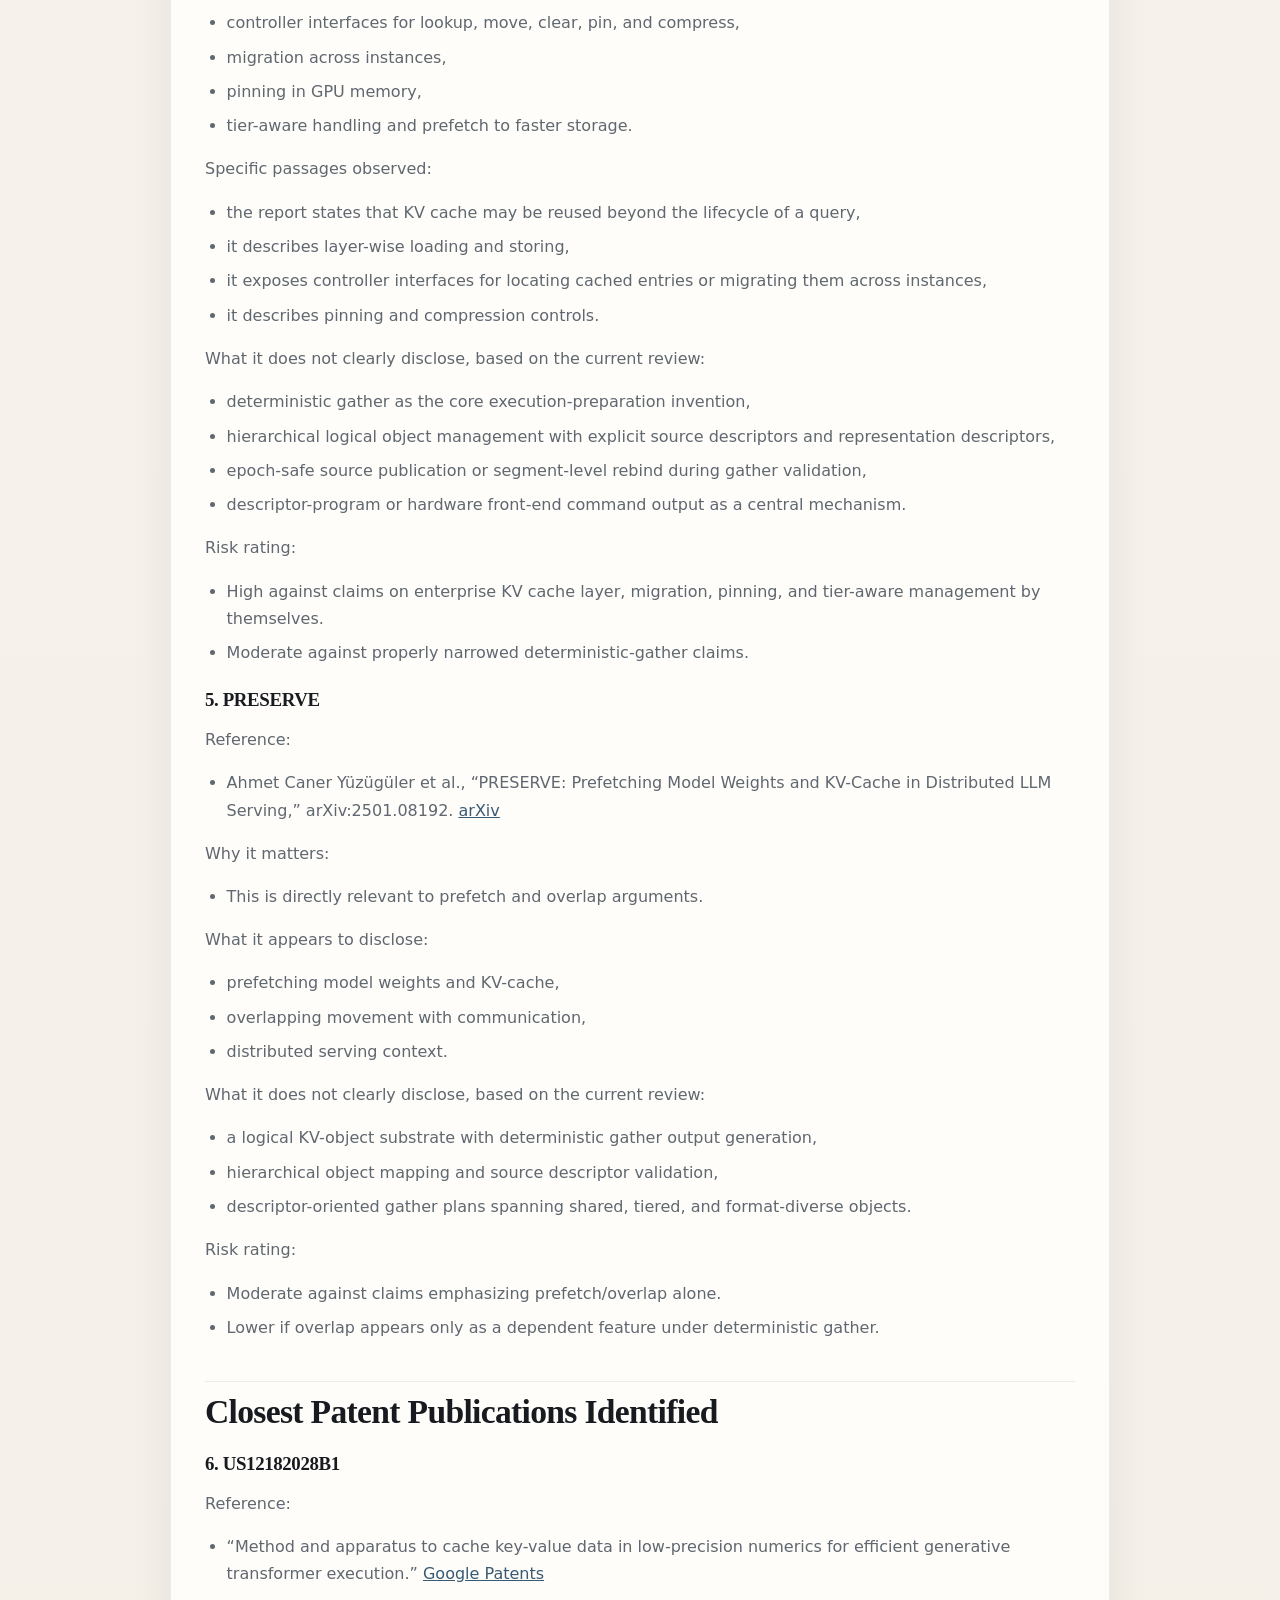
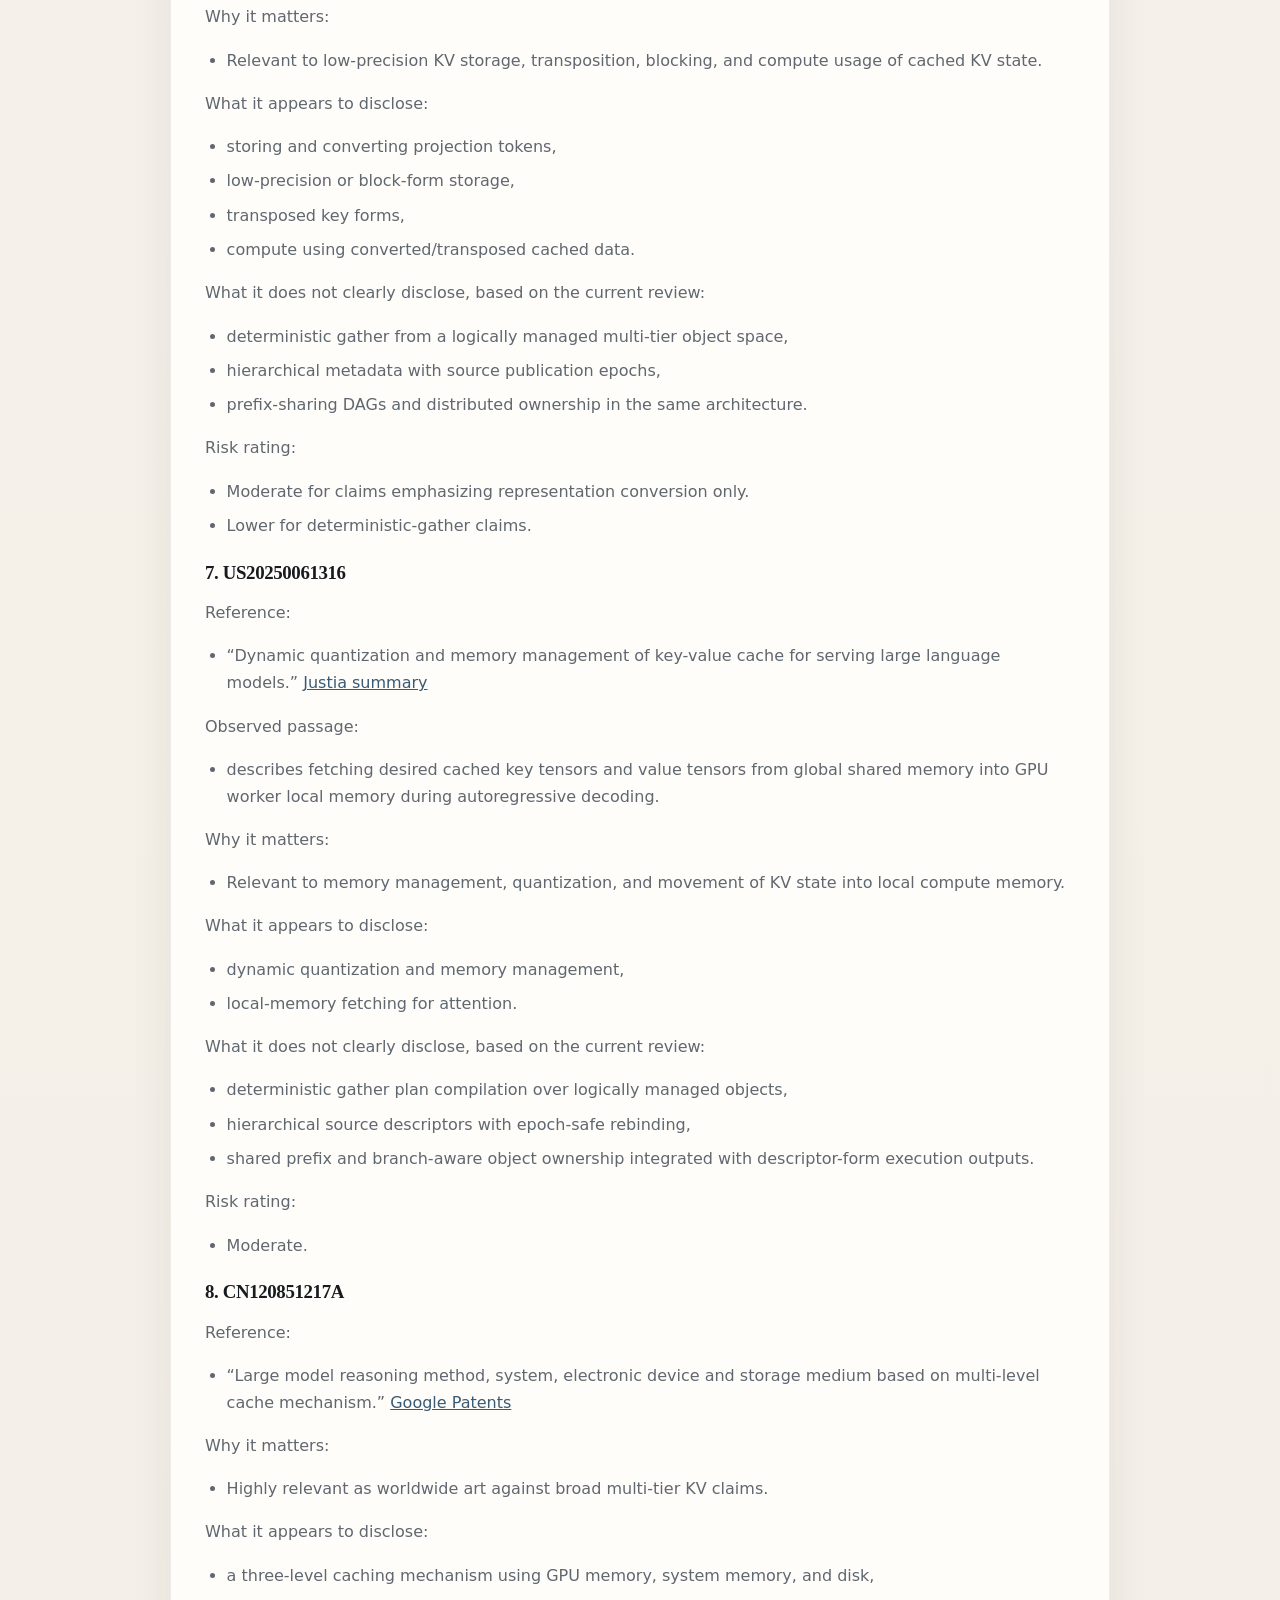
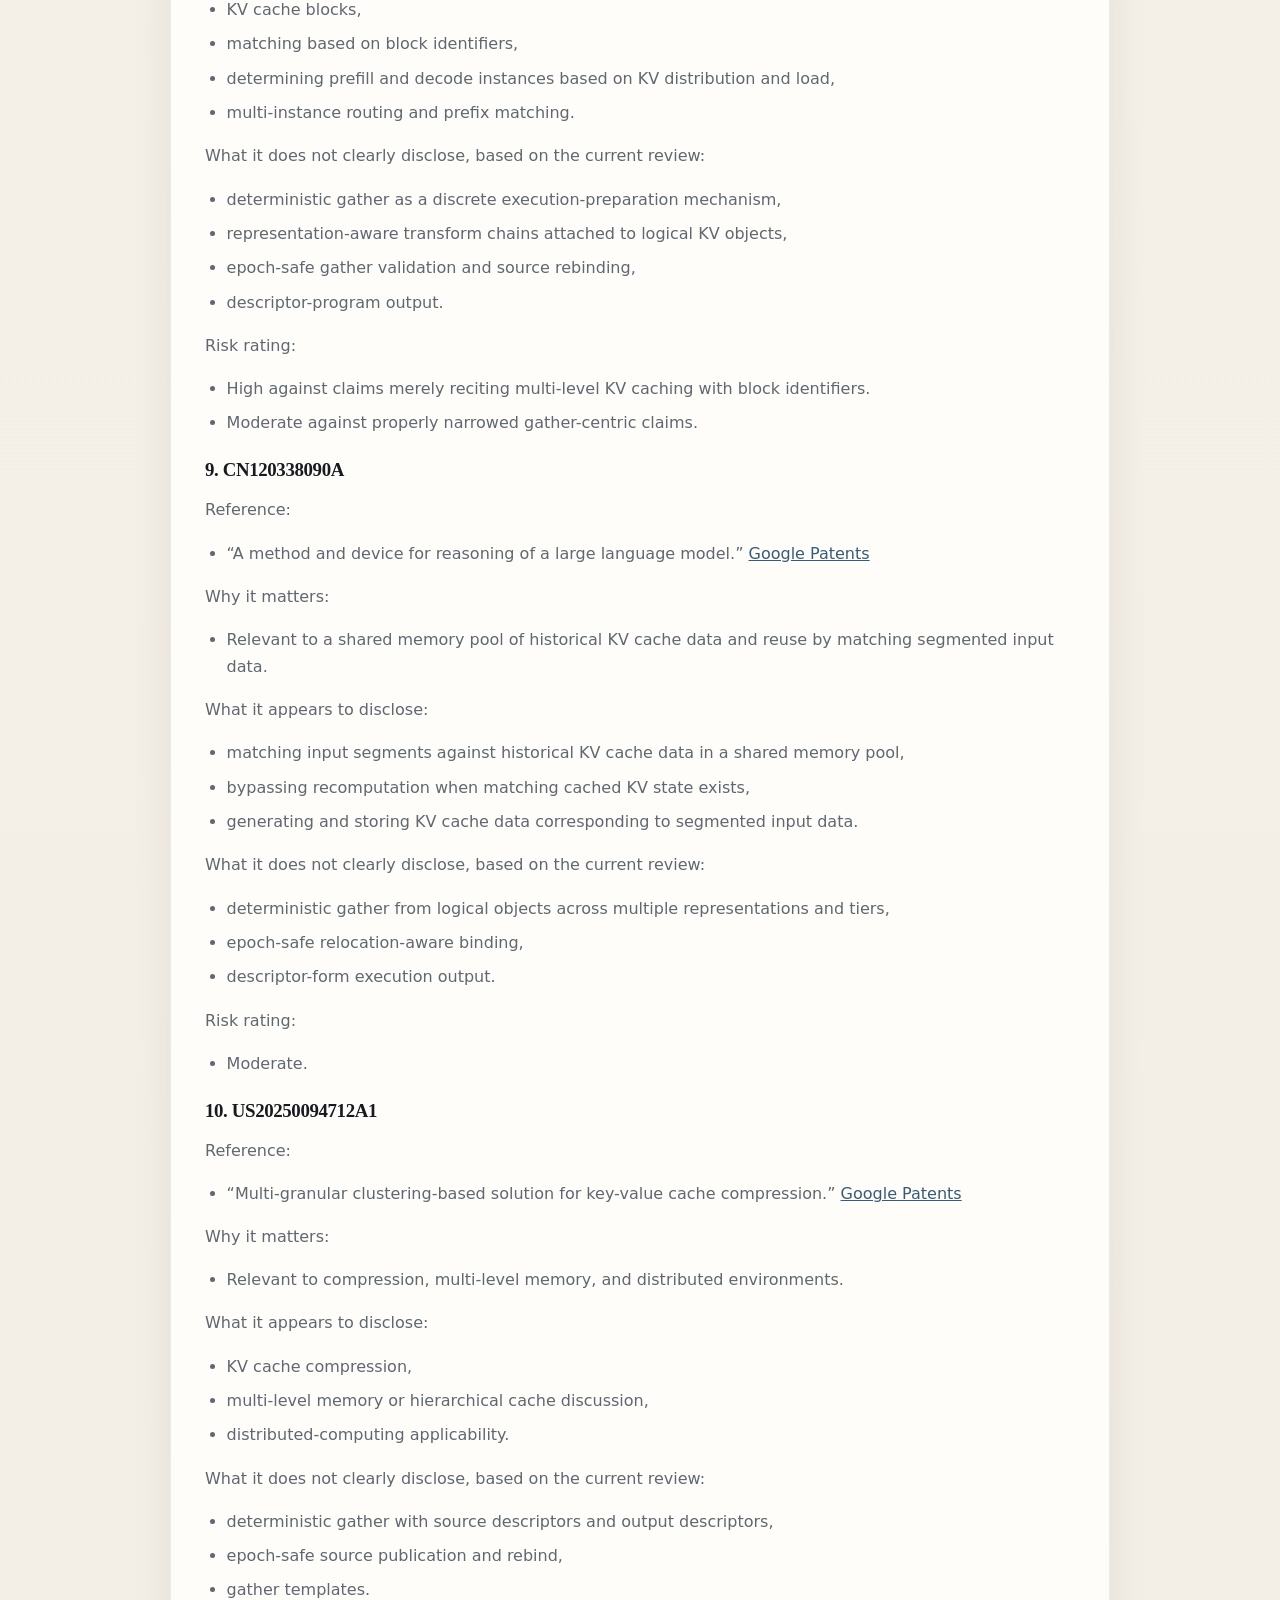
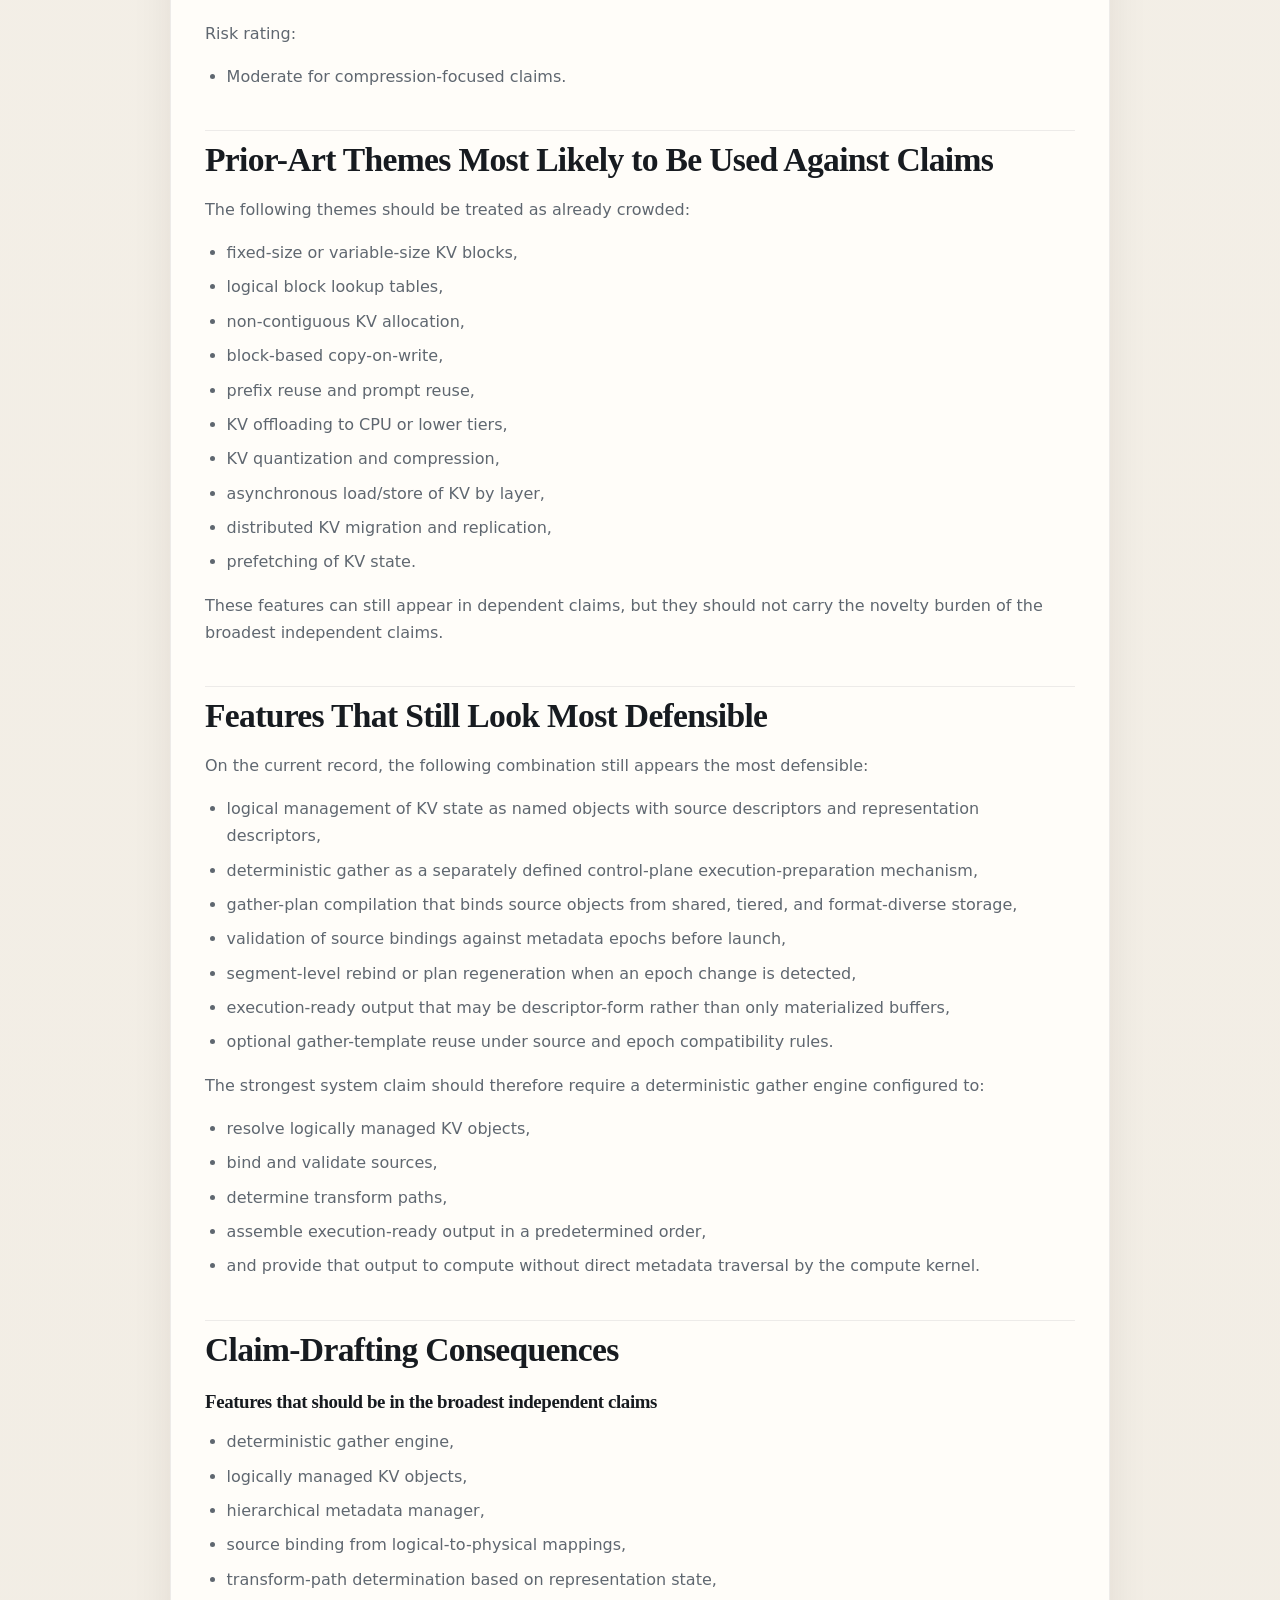
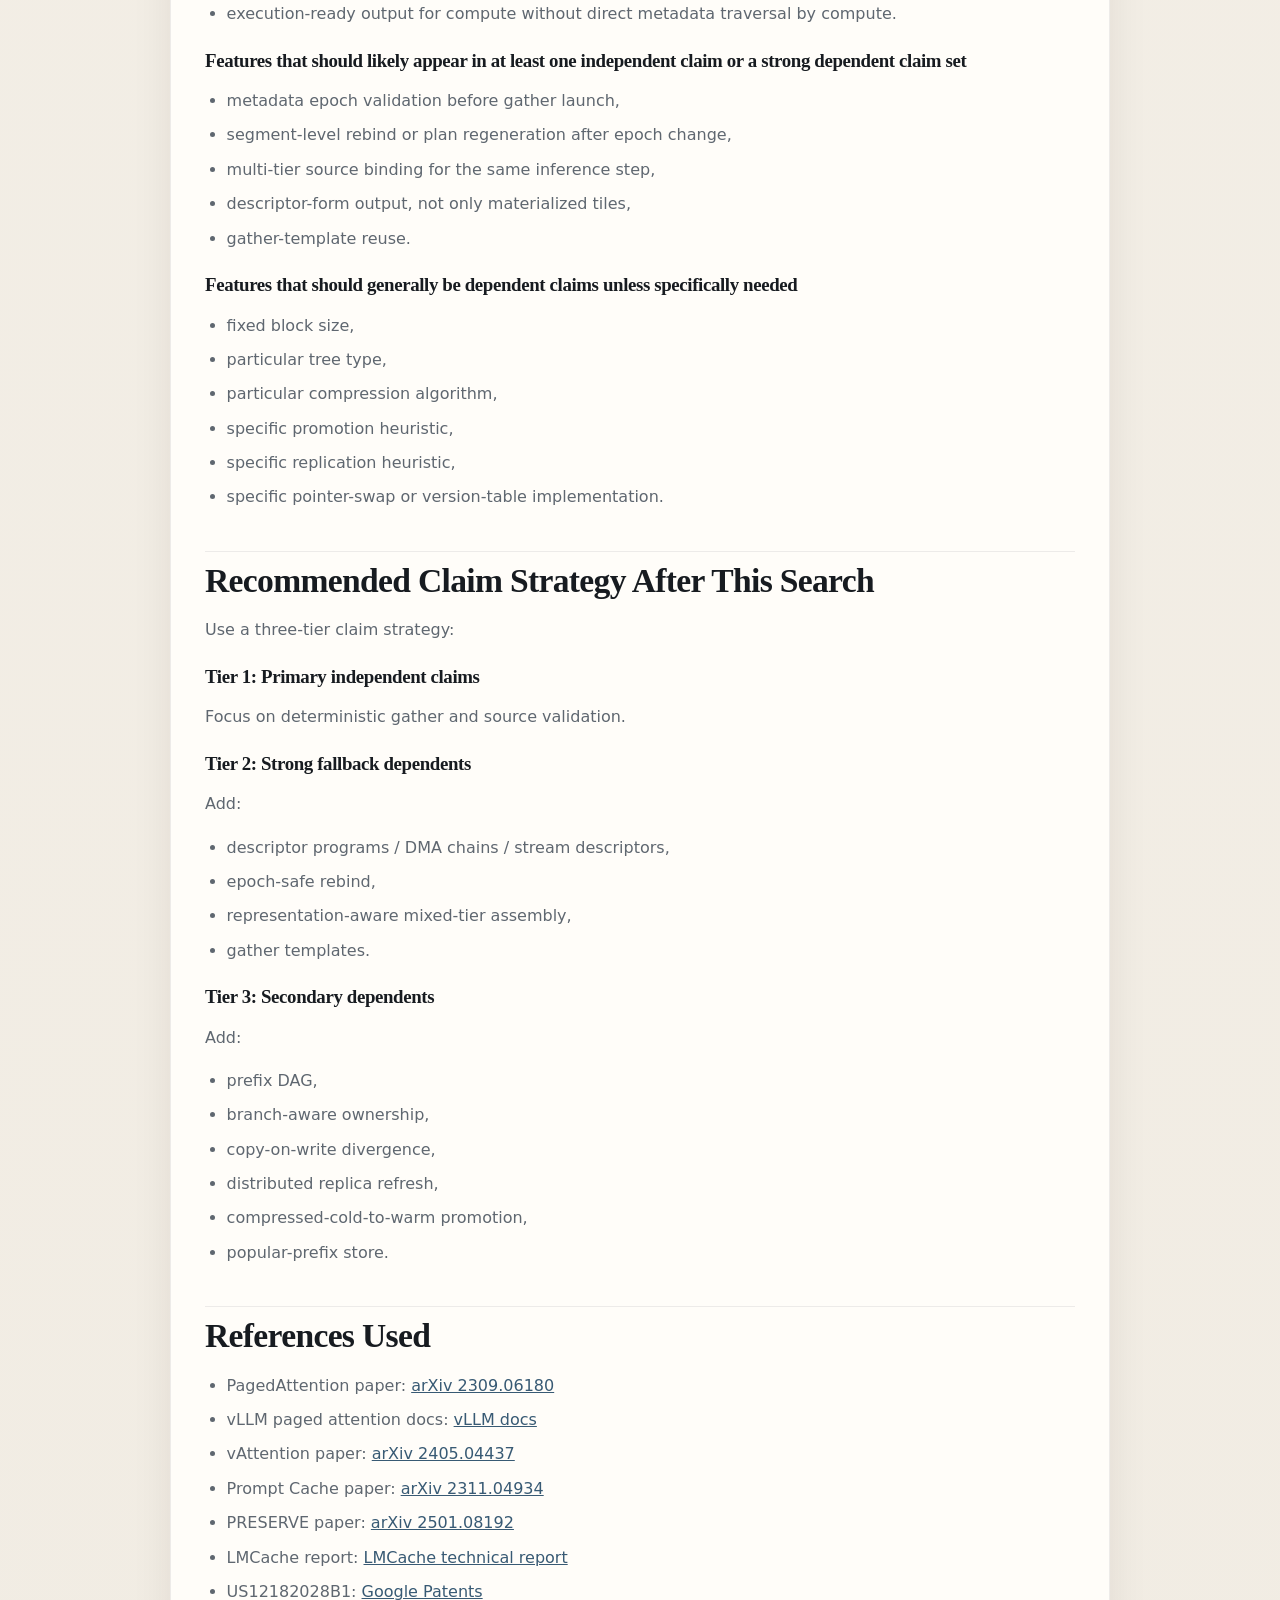
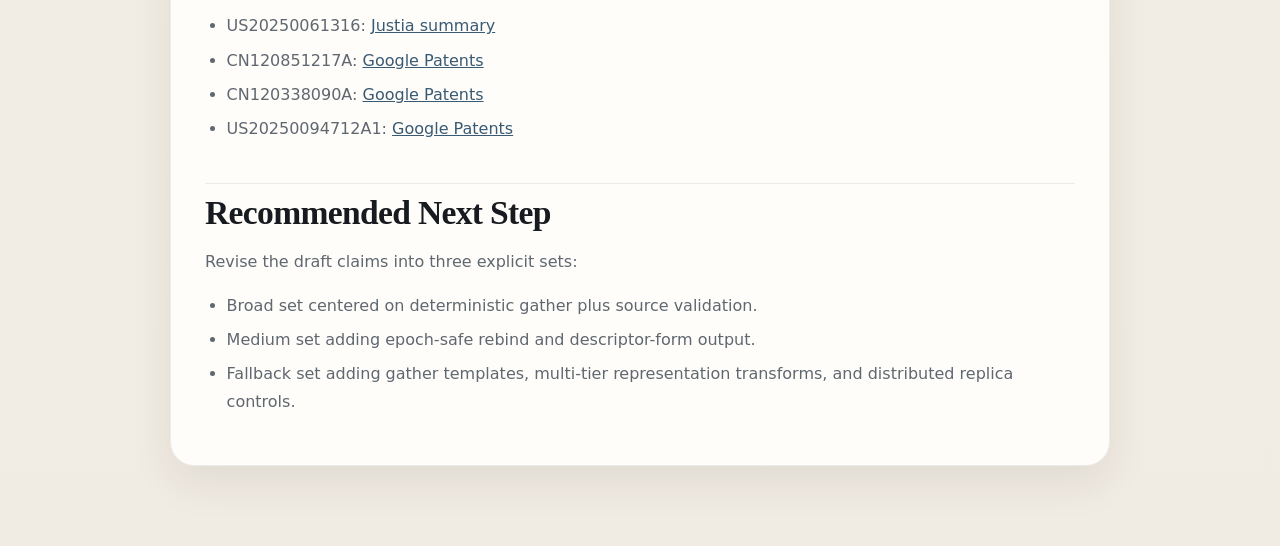
<file: worldwide_prior_art_report.html>
<!DOCTYPE html>
<html lang="en">
<head>
  <meta charset="UTF-8">
  <meta name="viewport" content="width=device-width, initial-scale=1.0">
  <title>Worldwide Prior-Art Report</title>
  <meta name="robots" content="index, follow">
  <style>
    :root { --bg:#f3efe8; --panel:#fffdf9; --line:#d9d2c7; --text:#1f2328; --muted:#5f6770; --link:#385a74; --code:#f2eee7; --max:980px; }
    *{box-sizing:border-box} body{margin:0;background:linear-gradient(180deg,#f8f5ef,#f1ece3);color:var(--text);font:16px/1.7 "IBM Plex Sans",system-ui,sans-serif}
    .top{position:sticky;top:0;z-index:10;background:rgba(248,245,239,.92);backdrop-filter:blur(12px);border-bottom:1px solid rgba(31,35,40,.08)}
    .top-inner{width:min(100%,var(--max));margin:0 auto;padding:14px 20px;display:flex;align-items:center;justify-content:space-between;gap:16px}
    .brand{font-weight:600;letter-spacing:.02em;color:#20242a} .nav a{color:var(--muted);text-decoration:none;margin-left:18px} .nav a:hover{color:var(--text)}
    .shell{width:min(100%,var(--max));margin:0 auto;padding:32px 20px 80px} .doc{background:var(--panel);border:1px solid rgba(31,35,40,.08);border-radius:24px;padding:34px;box-shadow:0 18px 40px rgba(37,31,24,.08)}
    h1,h2,h3,h4{font-family:Georgia,serif;line-height:1.12;letter-spacing:-.02em;margin:1.2em 0 .5em;color:#171b20} h1{margin-top:0;font-size:clamp(2.2rem,5vw,3.6rem)} h2{font-size:clamp(1.5rem,3vw,2.1rem);padding-top:.3em;border-top:1px solid rgba(31,35,40,.08)} h3{font-size:1.18rem}
    p,li{color:var(--muted)} a{color:var(--link)} ul,ol{padding-left:1.35rem} li+li{margin-top:.45rem} code{background:var(--code);padding:.12rem .35rem;border-radius:6px;font-family:ui-monospace,SFMono-Regular,Menlo,Consolas,monospace;font-size:.94em} pre{background:var(--code);padding:18px;border-radius:16px;overflow:auto;border:1px solid rgba(31,35,40,.08)} pre code{background:transparent;padding:0} .lede{color:var(--muted);margin:0 0 24px;max-width:70ch}
    @media (max-width:720px){.top-inner{flex-direction:column;align-items:flex-start} .nav a{margin:0 16px 0 0} .doc{padding:22px}}
  </style>
</head>
<body>
  <header class="top"><div class="top-inner"><div class="brand">Deterministic Gather Patent Materials</div><nav class="nav"><a href="./index.html">HOME</a></nav></div></header>
  <main class="shell"><article class="doc"><h1>Worldwide Prior-Art Report</h1><p class="lede">Browser-friendly technical document view generated from the repository markdown source.</p><h1>Worldwide Prior-Art Review</h1>
<p>Invention under review: deterministic gather of logically managed key-value objects into execution-ready tiles or descriptors for autoregressive neural network inference, supported by residency-first hierarchical management.</p>
<p>Review date: 2026-03-26</p>
<p>This report is a preliminary technical prior-art review intended to support claim drafting. It is not a legal invalidity opinion or freedom-to-operate opinion.</p>
<h2>Bottom-Line Assessment</h2>
<p>The closest worldwide prior art is not generic caching. The nearest art is the emerging body of LLM-serving systems and filings that already disclose one or more of:</p>
<ul>
<li>blockized or paged KV storage,</li>
<li>logical-to-physical indirection for KV cache,</li>
<li>prefix or prompt reuse,</li>
<li>offloading or multi-tier KV placement,</li>
<li>distributed KV reuse,</li>
<li>compression or quantization of KV state, and</li>
<li>asynchronous loading or prefetching of KV state.</li>
</ul>
<p>The strongest novelty position remains the same as previously identified:</p>
<ul>
<li>deterministic gather as the central execution-preparation mechanism,</li>
<li>using logically managed KV objects rather than mere page tables or flat per-sequence tensors,</li>
<li>with representation-aware source binding across multiple tiers,</li>
<li>with epoch-safe validation, rebind, or publication of source descriptors,</li>
<li>and with output forms that include descriptor programs, DMA chains, stream descriptors, and hardware front-end command structures in addition to materialized tiles.</li>
</ul>
<p>If the independent claims stop at blockized KV storage, logical mapping, prefix sharing, or multi-tier placement, the novelty risk is high. If the independent claims require deterministic gather with source validation and execution-ready generation from shared, tiered, and format-diverse logical objects, the position is materially stronger.</p>
<h2>Search Scope</h2>
<p>The review considered worldwide patent and non-patent literature categories, including:</p>
<ul>
<li>published papers and preprints,</li>
<li>open-source or official technical documentation,</li>
<li>public technical reports,</li>
<li>patent publications from multiple jurisdictions accessible through global search services.</li>
</ul>
<p>The principal search themes were:</p>
<ul>
<li>paged KV cache and block table attention,</li>
<li>dynamic KV memory management,</li>
<li>prompt or prefix attention-state reuse,</li>
<li>multi-tier KV offload and prefetch,</li>
<li>distributed KV reuse or migration,</li>
<li>KV compression and quantization,</li>
<li>inference-time gathering or descriptor-based execution preparation.</li>
</ul>
<h2>Closest Non-Patent Literature</h2>
<h3>1. PagedAttention / vLLM</h3>
<p>Reference:</p>
<ul>
<li>Woosuk Kwon et al., “Efficient Memory Management for Large Language Model Serving with PagedAttention,” arXiv:2309.06180. <a href="https://arxiv.org/abs/2309.06180">arXiv</a></li>
<li>vLLM documentation, “Paged Attention.” <a href="https://docs.vllm.ai/en/stable/design/paged_attention/">vLLM docs</a></li>
</ul>
<p>Why it matters:</p>
<ul>
<li>This is the primary prior-art risk for any claims directed to non-contiguous KV storage, blockized KV objects, logical indirection, and sharing across requests.</li>
<li>vLLM publicly teaches paged KV caches and indirection-based access to KV blocks.</li>
</ul>
<p>What it appears to disclose:</p>
<ul>
<li>partitioning KV cache into blocks,</li>
<li>virtual-memory-like indirection,</li>
<li>efficient reuse of KV blocks,</li>
<li>support for complex sampling or request sharing.</li>
</ul>
<p>What it does not clearly disclose, based on the current review:</p>
<ul>
<li>deterministic gather as a separately claimed control-plane execution-preparation mechanism,</li>
<li>a hierarchical metadata structure for logical identity beyond block table indirection,</li>
<li>representation-aware source binding across multiple tiers,</li>
<li>epoch-safe publication or rebind of source descriptors during gather validation,</li>
<li>descriptor-program or DMA-chain style execution output as the central invention theme.</li>
</ul>
<p>Risk rating:</p>
<ul>
<li>Very high against broad claims on blockized logical mapping alone.</li>
<li>Moderate against claims that require deterministic gather with epoch-safe validation and representation-aware mixed-tier assembly.</li>
</ul>
<h3>2. vAttention</h3>
<p>Reference:</p>
<ul>
<li>Ramya Prabhu et al., “vAttention: Dynamic Memory Management for Serving LLMs without PagedAttention,” arXiv:2405.04437. <a href="https://arxiv.org/abs/2405.04437">arXiv</a></li>
</ul>
<p>Why it matters:</p>
<ul>
<li>This is strong art against claims merely covering “dynamic memory management for KV cache.”</li>
</ul>
<p>What it appears to disclose:</p>
<ul>
<li>dynamic memory management for serving LLMs,</li>
<li>decoupling virtual and physical memory allocation,</li>
<li>preserving virtual contiguity of KV cache,</li>
<li>avoiding some overheads of paged attention.</li>
</ul>
<p>What it does not clearly disclose, based on the current review:</p>
<ul>
<li>deterministic gather of logically managed KV objects as the central compute-preparation mechanism,</li>
<li>representation-aware mixed-tier gather planning,</li>
<li>prefix-DAG sharing as part of the same gather-centric architecture,</li>
<li>gather templates and epoch-safe source rebind as a central design.</li>
</ul>
<p>Risk rating:</p>
<ul>
<li>High against claims framed as generalized dynamic KV memory management.</li>
<li>Lower against claims anchored on deterministic gather with descriptor-form execution outputs and source-validation semantics.</li>
</ul>
<h3>3. Prompt Cache</h3>
<p>Reference:</p>
<ul>
<li>In Gim et al., “Prompt Cache: Modular Attention Reuse for Low-Latency Inference,” arXiv:2311.04934. <a href="https://arxiv.org/abs/2311.04934">arXiv</a></li>
</ul>
<p>Why it matters:</p>
<ul>
<li>This is strong art against claims broadly directed to reusing precomputed attention states or prompt prefixes.</li>
</ul>
<p>What it appears to disclose:</p>
<ul>
<li>reuse of attention states across prompts,</li>
<li>prompt modules and schema-based reusable segments,</li>
<li>positional correctness during reuse.</li>
</ul>
<p>What it does not clearly disclose, based on the current review:</p>
<ul>
<li>generalized deterministic gather over multi-tier, representation-diverse, relocatable logical objects,</li>
<li>epoch-safe source validation and rebind,</li>
<li>unified handling of shared prefixes, branch-local suffixes, compression state, and distributed ownership in one gather path.</li>
</ul>
<p>Risk rating:</p>
<ul>
<li>High against claims broadly reciting prompt reuse or modular prefix reuse.</li>
<li>Moderate to low against claims requiring the full deterministic gather architecture.</li>
</ul>
<h3>4. LMCache</h3>
<p>Reference:</p>
<ul>
<li>“LMCache: An Efficient KV Cache Layer for Enterprise-Scale LLM Inference.” <a href="https://lmcache.ai/tech_report.pdf">LMCache technical report</a></li>
</ul>
<p>Why it matters:</p>
<ul>
<li>This is one of the most important practical-system references for your case.</li>
</ul>
<p>What it appears to disclose:</p>
<ul>
<li>KV cache persistence beyond a single query lifecycle,</li>
<li>retrieval and metadata preparation,</li>
<li>asynchronous layer-wise loading and storing,</li>
<li>controller interfaces for lookup, move, clear, pin, and compress,</li>
<li>migration across instances,</li>
<li>pinning in GPU memory,</li>
<li>tier-aware handling and prefetch to faster storage.</li>
</ul>
<p>Specific passages observed:</p>
<ul>
<li>the report states that KV cache may be reused beyond the lifecycle of a query,</li>
<li>it describes layer-wise loading and storing,</li>
<li>it exposes controller interfaces for locating cached entries or migrating them across instances,</li>
<li>it describes pinning and compression controls.</li>
</ul>
<p>What it does not clearly disclose, based on the current review:</p>
<ul>
<li>deterministic gather as the core execution-preparation invention,</li>
<li>hierarchical logical object management with explicit source descriptors and representation descriptors,</li>
<li>epoch-safe source publication or segment-level rebind during gather validation,</li>
<li>descriptor-program or hardware front-end command output as a central mechanism.</li>
</ul>
<p>Risk rating:</p>
<ul>
<li>High against claims on enterprise KV cache layer, migration, pinning, and tier-aware management by themselves.</li>
<li>Moderate against properly narrowed deterministic-gather claims.</li>
</ul>
<h3>5. PRESERVE</h3>
<p>Reference:</p>
<ul>
<li>Ahmet Caner Yüzügüler et al., “PRESERVE: Prefetching Model Weights and KV-Cache in Distributed LLM Serving,” arXiv:2501.08192. <a href="https://arxiv.org/abs/2501.08192">arXiv</a></li>
</ul>
<p>Why it matters:</p>
<ul>
<li>This is directly relevant to prefetch and overlap arguments.</li>
</ul>
<p>What it appears to disclose:</p>
<ul>
<li>prefetching model weights and KV-cache,</li>
<li>overlapping movement with communication,</li>
<li>distributed serving context.</li>
</ul>
<p>What it does not clearly disclose, based on the current review:</p>
<ul>
<li>a logical KV-object substrate with deterministic gather output generation,</li>
<li>hierarchical object mapping and source descriptor validation,</li>
<li>descriptor-oriented gather plans spanning shared, tiered, and format-diverse objects.</li>
</ul>
<p>Risk rating:</p>
<ul>
<li>Moderate against claims emphasizing prefetch/overlap alone.</li>
<li>Lower if overlap appears only as a dependent feature under deterministic gather.</li>
</ul>
<h2>Closest Patent Publications Identified</h2>
<h3>6. US12182028B1</h3>
<p>Reference:</p>
<ul>
<li>“Method and apparatus to cache key-value data in low-precision numerics for efficient generative transformer execution.” <a href="https://patents.google.com/patent/US12182028B1/en">Google Patents</a></li>
</ul>
<p>Why it matters:</p>
<ul>
<li>Relevant to low-precision KV storage, transposition, blocking, and compute usage of cached KV state.</li>
</ul>
<p>What it appears to disclose:</p>
<ul>
<li>storing and converting projection tokens,</li>
<li>low-precision or block-form storage,</li>
<li>transposed key forms,</li>
<li>compute using converted/transposed cached data.</li>
</ul>
<p>What it does not clearly disclose, based on the current review:</p>
<ul>
<li>deterministic gather from a logically managed multi-tier object space,</li>
<li>hierarchical metadata with source publication epochs,</li>
<li>prefix-sharing DAGs and distributed ownership in the same architecture.</li>
</ul>
<p>Risk rating:</p>
<ul>
<li>Moderate for claims emphasizing representation conversion only.</li>
<li>Lower for deterministic-gather claims.</li>
</ul>
<h3>7. US20250061316</h3>
<p>Reference:</p>
<ul>
<li>“Dynamic quantization and memory management of key-value cache for serving large language models.” <a href="https://patents.justia.com/patent/20250061316">Justia summary</a></li>
</ul>
<p>Observed passage:</p>
<ul>
<li>describes fetching desired cached key tensors and value tensors from global shared memory into GPU worker local memory during autoregressive decoding.</li>
</ul>
<p>Why it matters:</p>
<ul>
<li>Relevant to memory management, quantization, and movement of KV state into local compute memory.</li>
</ul>
<p>What it appears to disclose:</p>
<ul>
<li>dynamic quantization and memory management,</li>
<li>local-memory fetching for attention.</li>
</ul>
<p>What it does not clearly disclose, based on the current review:</p>
<ul>
<li>deterministic gather plan compilation over logically managed objects,</li>
<li>hierarchical source descriptors with epoch-safe rebinding,</li>
<li>shared prefix and branch-aware object ownership integrated with descriptor-form execution outputs.</li>
</ul>
<p>Risk rating:</p>
<ul>
<li>Moderate.</li>
</ul>
<h3>8. CN120851217A</h3>
<p>Reference:</p>
<ul>
<li>“Large model reasoning method, system, electronic device and storage medium based on multi-level cache mechanism.” <a href="https://patents.google.com/patent/CN120851217A/en">Google Patents</a></li>
</ul>
<p>Why it matters:</p>
<ul>
<li>Highly relevant as worldwide art against broad multi-tier KV claims.</li>
</ul>
<p>What it appears to disclose:</p>
<ul>
<li>a three-level caching mechanism using GPU memory, system memory, and disk,</li>
<li>KV cache blocks,</li>
<li>matching based on block identifiers,</li>
<li>determining prefill and decode instances based on KV distribution and load,</li>
<li>multi-instance routing and prefix matching.</li>
</ul>
<p>What it does not clearly disclose, based on the current review:</p>
<ul>
<li>deterministic gather as a discrete execution-preparation mechanism,</li>
<li>representation-aware transform chains attached to logical KV objects,</li>
<li>epoch-safe gather validation and source rebinding,</li>
<li>descriptor-program output.</li>
</ul>
<p>Risk rating:</p>
<ul>
<li>High against claims merely reciting multi-level KV caching with block identifiers.</li>
<li>Moderate against properly narrowed gather-centric claims.</li>
</ul>
<h3>9. CN120338090A</h3>
<p>Reference:</p>
<ul>
<li>“A method and device for reasoning of a large language model.” <a href="https://patents.google.com/patent/CN120338090A/en">Google Patents</a></li>
</ul>
<p>Why it matters:</p>
<ul>
<li>Relevant to a shared memory pool of historical KV cache data and reuse by matching segmented input data.</li>
</ul>
<p>What it appears to disclose:</p>
<ul>
<li>matching input segments against historical KV cache data in a shared memory pool,</li>
<li>bypassing recomputation when matching cached KV state exists,</li>
<li>generating and storing KV cache data corresponding to segmented input data.</li>
</ul>
<p>What it does not clearly disclose, based on the current review:</p>
<ul>
<li>deterministic gather from logical objects across multiple representations and tiers,</li>
<li>epoch-safe relocation-aware binding,</li>
<li>descriptor-form execution output.</li>
</ul>
<p>Risk rating:</p>
<ul>
<li>Moderate.</li>
</ul>
<h3>10. US20250094712A1</h3>
<p>Reference:</p>
<ul>
<li>“Multi-granular clustering-based solution for key-value cache compression.” <a href="https://patents.google.com/patent/US20250094712A1/en">Google Patents</a></li>
</ul>
<p>Why it matters:</p>
<ul>
<li>Relevant to compression, multi-level memory, and distributed environments.</li>
</ul>
<p>What it appears to disclose:</p>
<ul>
<li>KV cache compression,</li>
<li>multi-level memory or hierarchical cache discussion,</li>
<li>distributed-computing applicability.</li>
</ul>
<p>What it does not clearly disclose, based on the current review:</p>
<ul>
<li>deterministic gather with source descriptors and output descriptors,</li>
<li>epoch-safe source publication and rebind,</li>
<li>gather templates.</li>
</ul>
<p>Risk rating:</p>
<ul>
<li>Moderate for compression-focused claims.</li>
</ul>
<h2>Prior-Art Themes Most Likely to Be Used Against Claims</h2>
<p>The following themes should be treated as already crowded:</p>
<ul>
<li>fixed-size or variable-size KV blocks,</li>
<li>logical block lookup tables,</li>
<li>non-contiguous KV allocation,</li>
<li>block-based copy-on-write,</li>
<li>prefix reuse and prompt reuse,</li>
<li>KV offloading to CPU or lower tiers,</li>
<li>KV quantization and compression,</li>
<li>asynchronous load/store of KV by layer,</li>
<li>distributed KV migration and replication,</li>
<li>prefetching of KV state.</li>
</ul>
<p>These features can still appear in dependent claims, but they should not carry the novelty burden of the broadest independent claims.</p>
<h2>Features That Still Look Most Defensible</h2>
<p>On the current record, the following combination still appears the most defensible:</p>
<ul>
<li>logical management of KV state as named objects with source descriptors and representation descriptors,</li>
<li>deterministic gather as a separately defined control-plane execution-preparation mechanism,</li>
<li>gather-plan compilation that binds source objects from shared, tiered, and format-diverse storage,</li>
<li>validation of source bindings against metadata epochs before launch,</li>
<li>segment-level rebind or plan regeneration when an epoch change is detected,</li>
<li>execution-ready output that may be descriptor-form rather than only materialized buffers,</li>
<li>optional gather-template reuse under source and epoch compatibility rules.</li>
</ul>
<p>The strongest system claim should therefore require a deterministic gather engine configured to:</p>
<ul>
<li>resolve logically managed KV objects,</li>
<li>bind and validate sources,</li>
<li>determine transform paths,</li>
<li>assemble execution-ready output in a predetermined order,</li>
<li>and provide that output to compute without direct metadata traversal by the compute kernel.</li>
</ul>
<h2>Claim-Drafting Consequences</h2>
<h3>Features that should be in the broadest independent claims</h3>
<ul>
<li>deterministic gather engine,</li>
<li>logically managed KV objects,</li>
<li>hierarchical metadata manager,</li>
<li>source binding from logical-to-physical mappings,</li>
<li>transform-path determination based on representation state,</li>
<li>execution-ready output for compute without direct metadata traversal by compute.</li>
</ul>
<h3>Features that should likely appear in at least one independent claim or a strong dependent claim set</h3>
<ul>
<li>metadata epoch validation before gather launch,</li>
<li>segment-level rebind or plan regeneration after epoch change,</li>
<li>multi-tier source binding for the same inference step,</li>
<li>descriptor-form output, not only materialized tiles,</li>
<li>gather-template reuse.</li>
</ul>
<h3>Features that should generally be dependent claims unless specifically needed</h3>
<ul>
<li>fixed block size,</li>
<li>particular tree type,</li>
<li>particular compression algorithm,</li>
<li>specific promotion heuristic,</li>
<li>specific replication heuristic,</li>
<li>specific pointer-swap or version-table implementation.</li>
</ul>
<h2>Recommended Claim Strategy After This Search</h2>
<p>Use a three-tier claim strategy:</p>
<h3>Tier 1: Primary independent claims</h3>
<p>Focus on deterministic gather and source validation.</p>
<h3>Tier 2: Strong fallback dependents</h3>
<p>Add:</p>
<ul>
<li>descriptor programs / DMA chains / stream descriptors,</li>
<li>epoch-safe rebind,</li>
<li>representation-aware mixed-tier assembly,</li>
<li>gather templates.</li>
</ul>
<h3>Tier 3: Secondary dependents</h3>
<p>Add:</p>
<ul>
<li>prefix DAG,</li>
<li>branch-aware ownership,</li>
<li>copy-on-write divergence,</li>
<li>distributed replica refresh,</li>
<li>compressed-cold-to-warm promotion,</li>
<li>popular-prefix store.</li>
</ul>
<h2>References Used</h2>
<ul>
<li>PagedAttention paper: <a href="https://arxiv.org/abs/2309.06180">arXiv 2309.06180</a></li>
<li>vLLM paged attention docs: <a href="https://docs.vllm.ai/en/stable/design/paged_attention/">vLLM docs</a></li>
<li>vAttention paper: <a href="https://arxiv.org/abs/2405.04437">arXiv 2405.04437</a></li>
<li>Prompt Cache paper: <a href="https://arxiv.org/abs/2311.04934">arXiv 2311.04934</a></li>
<li>PRESERVE paper: <a href="https://arxiv.org/abs/2501.08192">arXiv 2501.08192</a></li>
<li>LMCache report: <a href="https://lmcache.ai/tech_report.pdf">LMCache technical report</a></li>
<li>US12182028B1: <a href="https://patents.google.com/patent/US12182028B1/en">Google Patents</a></li>
<li>US20250061316: <a href="https://patents.justia.com/patent/20250061316">Justia summary</a></li>
<li>CN120851217A: <a href="https://patents.google.com/patent/CN120851217A/en">Google Patents</a></li>
<li>CN120338090A: <a href="https://patents.google.com/patent/CN120338090A/en">Google Patents</a></li>
<li>US20250094712A1: <a href="https://patents.google.com/patent/US20250094712A1/en">Google Patents</a></li>
</ul>
<h2>Recommended Next Step</h2>
<p>Revise the draft claims into three explicit sets:</p>
<ul>
<li>Broad set centered on deterministic gather plus source validation.</li>
<li>Medium set adding epoch-safe rebind and descriptor-form output.</li>
<li>Fallback set adding gather templates, multi-tier representation transforms, and distributed replica controls.</li>
</ul></article></main>
</body>
</html>
</file>
<file: styles.css>
:root {
  --bg: #f3efe8;
  --bg-top: #faf7f1;
  --surface: rgba(255, 252, 247, 0.86);
  --surface-strong: rgba(255, 253, 249, 0.98);
  --surface-soft: rgba(41, 52, 63, 0.025);
  --text: #1d2329;
  --text-muted: #505a63;
  --text-soft: #66717a;
  --line: rgba(45, 55, 66, 0.10);
  --line-strong: rgba(45, 55, 66, 0.18);
  --accent: #5d7d8d;
  --accent-soft: #4d6f7e;
  --shadow: 0 20px 50px rgba(42, 34, 26, 0.08);
  --radius: 22px;
  --radius-sm: 16px;
  --max-width: 1120px;
  --content-width: 940px;
  --nav-height: 76px;
}

*,
*::before,
*::after {
  box-sizing: border-box;
}

html {
  scroll-behavior: smooth;
}

body {
  margin: 0;
  min-width: 320px;
  color: var(--text);
  background:
    radial-gradient(circle at 0% 0%, rgba(123, 145, 159, 0.10), transparent 22%),
    radial-gradient(circle at 100% 10%, rgba(110, 132, 148, 0.07), transparent 24%),
    linear-gradient(180deg, var(--bg-top) 0%, var(--bg) 44%, #ede7de 100%);
  font-family: "IBM Plex Sans", system-ui, -apple-system, BlinkMacSystemFont, "Segoe UI", sans-serif;
  line-height: 1.65;
}

img {
  display: block;
  max-width: 100%;
}

a {
  color: inherit;
  text-decoration: none;
}

.site-shell {
  width: min(100%, var(--max-width));
  margin: 0 auto;
  padding: 0 24px 56px;
}

.page {
  width: min(100%, var(--content-width));
  margin: 0 auto;
}

.topbar {
  position: sticky;
  top: 0;
  z-index: 40;
  display: flex;
  align-items: center;
  justify-content: space-between;
  gap: 24px;
  min-height: var(--nav-height);
  padding: 14px 0;
  background: linear-gradient(180deg, rgba(250, 247, 241, 0.92), rgba(250, 247, 241, 0.82));
  backdrop-filter: blur(18px);
  border-bottom: 1px solid rgba(45, 55, 66, 0.08);
}

.brand {
  display: inline-flex;
  align-items: center;
  gap: 12px;
  font-weight: 600;
  letter-spacing: 0.03em;
}

.brand-mark {
  width: 11px;
  height: 11px;
  border-radius: 999px;
  background: linear-gradient(135deg, var(--accent), #dcebef);
  box-shadow: 0 0 18px rgba(144, 191, 203, 0.32);
}

.brand-text {
  color: var(--text);
}

.nav {
  display: flex;
  align-items: center;
  gap: 22px;
}

.nav a {
  color: var(--text-soft);
  font-size: 0.95rem;
  transition: color 180ms ease;
}

.nav a:hover,
.nav a.active {
  color: var(--text);
}

.section {
  padding: 72px 0;
}

.hero {
  padding-top: 56px;
}

.eyebrow {
  margin: 0 0 16px;
  color: #456472;
  font-size: 0.8rem;
  font-weight: 600;
  letter-spacing: 0.16em;
  text-transform: uppercase;
}

h1,
h2 {
  margin: 0;
  font-family: "Cormorant Garamond", Georgia, serif;
  font-weight: 600;
  letter-spacing: -0.02em;
  line-height: 1.02;
}

h1 {
  max-width: 17ch;
  font-size: clamp(3.3rem, 7vw, 5.8rem);
}

h2 {
  max-width: 16ch;
  font-size: clamp(2rem, 4vw, 3rem);
}

h3 {
  margin: 0 0 10px;
  font-size: 1.02rem;
  font-weight: 600;
}

.hero-subtitle {
  margin: 22px 0 0;
  max-width: 820px;
  color: #1f2b33;
  font-size: clamp(1.08rem, 1.9vw, 1.34rem);
  line-height: 1.55;
}

.hero-thesis,
.scope-note,
.section-copy p,
.feature-item p,
.bridge-block p,
.system-item p,
.issue-item p,
.reason-item p,
.comparison-row,
.flow-step p,
.artifact-card p,
.figure-caption {
  color: var(--text-muted);
}

.hero-thesis {
  max-width: 820px;
  margin: 18px 0 0;
  font-size: 1.03rem;
  color: #4b5560;
}

.hero-actions {
  display: flex;
  flex-wrap: wrap;
  gap: 14px;
  margin-top: 28px;
}

.button {
  display: inline-flex;
  align-items: center;
  justify-content: center;
  min-height: 46px;
  padding: 0 18px;
  border: 1px solid transparent;
  border-radius: 999px;
  font-size: 0.95rem;
  font-weight: 600;
  transition: transform 180ms ease, border-color 180ms ease, background-color 180ms ease, color 180ms ease;
}

.button:hover {
  transform: translateY(-1px);
}

.button-primary {
  background: linear-gradient(135deg, rgba(93, 125, 141, 0.12), rgba(93, 125, 141, 0.18));
  border-color: rgba(93, 125, 141, 0.24);
  color: var(--text);
}

.button-secondary {
  background: rgba(255, 255, 255, 0.62);
  border-color: var(--line);
  color: var(--text);
}

.metadata-strip {
  display: grid;
  grid-template-columns: repeat(3, minmax(0, 1fr));
  gap: 14px;
  margin-top: 34px;
}

.metadata-item,
.issue-item,
.feature-item,
.reason-item,
.system-item,
.artifact-card,
.flow-step,
.figure-frame,
.comparison-table {
  background: linear-gradient(180deg, var(--surface), var(--surface-strong));
  border: 1px solid var(--line);
  border-radius: var(--radius);
  box-shadow: var(--shadow);
}

.metadata-item {
  padding: 16px 18px;
}

.metadata-item span,
.figure-meta span,
.artifact-type,
.artifact-action {
  display: block;
  color: var(--accent-soft);
  font-size: 0.76rem;
  font-weight: 600;
  letter-spacing: 0.12em;
  text-transform: uppercase;
}

.metadata-item strong,
.figure-meta strong {
  display: block;
  margin-top: 8px;
  font-size: 0.96rem;
  font-weight: 600;
  color: var(--text);
}

.scope-note {
  margin: 26px 0 0;
  padding-left: 18px;
  border-left: 2px solid rgba(93, 125, 141, 0.24);
  font-size: 0.96rem;
}

.section-rule {
  width: 100%;
  height: 1px;
  margin: 4px 0;
  background: linear-gradient(90deg, transparent, rgba(154, 178, 194, 0.18), transparent);
}

.section-heading {
  margin-bottom: 28px;
}

.narrative-grid {
  display: grid;
  grid-template-columns: minmax(0, 1.05fr) minmax(0, 0.95fr);
  gap: 34px;
  align-items: start;
}

.section-copy p {
  margin: 0 0 16px;
}

.issue-list,
.feature-list,
.systems-grid,
.reason-grid,
.artifact-grid {
  display: grid;
  gap: 16px;
}

.issue-list {
  grid-template-columns: repeat(2, minmax(0, 1fr));
}

.issue-item,
.feature-item,
.reason-item,
.system-item,
.artifact-card,
.flow-step {
  padding: 22px;
}

.feature-list {
  grid-template-columns: repeat(3, minmax(0, 1fr));
}

.bridge-section {
  padding-top: 32px;
}

.bridge-block {
  max-width: 780px;
}

.architecture-intro {
  max-width: 760px;
  margin-bottom: 24px;
}

.figure-frame {
  overflow: hidden;
  padding: 18px;
}

.figure-stage {
  padding: 10px;
  border-radius: var(--radius-sm);
  background: rgba(255, 255, 255, 0.018);
  border: 1px solid rgba(154, 178, 194, 0.1);
}

.figure-stage img {
  width: 100%;
  height: auto;
  max-height: 760px;
  object-fit: contain;
  object-position: center;
}

.figure-caption {
  margin-top: 14px;
  font-size: 0.96rem;
}

.figure-meta {
  display: grid;
  grid-template-columns: repeat(3, minmax(0, 1fr));
  gap: 14px;
  margin-top: 18px;
}

.figure-meta > div {
  padding: 14px 16px;
  border-radius: 14px;
  background: rgba(255, 255, 255, 0.022);
  border: 1px solid var(--line);
}

.systems-grid {
  grid-template-columns: repeat(3, minmax(0, 1fr));
  margin-top: 26px;
}

.reason-grid {
  grid-template-columns: repeat(3, minmax(0, 1fr));
}

.reason-index,
.flow-index {
  display: inline-flex;
  align-items: center;
  justify-content: center;
  width: 38px;
  height: 38px;
  border-radius: 999px;
  border: 1px solid rgba(144, 191, 203, 0.22);
  background: rgba(144, 191, 203, 0.08);
  color: var(--accent-soft);
  font-size: 0.8rem;
  font-weight: 700;
  letter-spacing: 0.12em;
}

.reason-item {
  position: relative;
  padding-top: 66px;
}

.reason-item .reason-index {
  position: absolute;
  top: 20px;
  left: 22px;
}

.comparison-table {
  overflow: hidden;
}

.comparison-head,
.comparison-row {
  display: grid;
  grid-template-columns: minmax(160px, 0.85fr) minmax(0, 1fr) minmax(0, 1fr);
}

.comparison-head {
  padding: 16px 20px;
  color: var(--accent-soft);
  font-size: 0.76rem;
  font-weight: 600;
  letter-spacing: 0.12em;
  text-transform: uppercase;
  border-bottom: 1px solid var(--line);
}

.comparison-row {
  gap: 16px;
  padding: 18px 20px;
  border-bottom: 1px solid rgba(154, 178, 194, 0.1);
}

.comparison-row:last-child {
  border-bottom: none;
}

.comparison-label {
  color: var(--text);
  font-weight: 600;
}

.flow-list {
  display: grid;
  gap: 14px;
}

.flow-step {
  display: grid;
  grid-template-columns: 52px minmax(0, 1fr);
  gap: 18px;
  align-items: start;
}

.flow-step h3 {
  margin-top: 3px;
}

.flow-caption {
  margin: 18px 0 0;
  color: var(--text-soft);
  font-size: 0.95rem;
}

.artifact-grid {
  grid-template-columns: repeat(3, minmax(0, 1fr));
}

.artifact-card {
  display: flex;
  flex-direction: column;
  gap: 12px;
  min-height: 220px;
  transition: transform 180ms ease, border-color 180ms ease, background-color 180ms ease;
}

.artifact-card:hover {
  transform: translateY(-2px);
  border-color: rgba(144, 191, 203, 0.24);
}

.artifact-card h3 {
  margin: 0;
}

.artifact-action {
  margin-top: auto;
}

.footer {
  display: flex;
  justify-content: space-between;
  gap: 20px;
  align-items: center;
  width: min(100%, var(--content-width));
  margin: 28px auto 0;
  padding-top: 24px;
  color: var(--text-soft);
  font-size: 0.92rem;
  border-top: 1px solid rgba(154, 178, 194, 0.1);
}

.footer-links {
  display: flex;
  flex-wrap: wrap;
  gap: 18px;
}

.footer-links a:hover {
  color: var(--text);
}

[data-reveal] {
  opacity: 0;
  transform: translateY(14px);
  transition: opacity 420ms ease, transform 420ms ease;
}

[data-reveal].is-visible {
  opacity: 1;
  transform: translateY(0);
}

@media (max-width: 1080px) {
  .feature-list,
  .systems-grid,
  .reason-grid,
  .artifact-grid {
    grid-template-columns: repeat(2, minmax(0, 1fr));
  }
}

@media (max-width: 900px) {
  .site-shell {
    padding: 0 18px 44px;
  }

  .page {
    width: 100%;
  }

  .topbar {
    flex-direction: column;
    align-items: flex-start;
    min-height: auto;
    padding: 16px 0;
  }

  .nav {
    gap: 16px;
    flex-wrap: wrap;
  }

  .metadata-strip,
  .figure-meta,
  .issue-list,
  .feature-list,
  .systems-grid,
  .reason-grid,
  .artifact-grid,
  .narrative-grid,
  .comparison-head,
  .comparison-row {
    grid-template-columns: 1fr;
  }

  .comparison-head {
    display: none;
  }

  .comparison-row {
    gap: 10px;
  }

  .comparison-row > div::before {
    display: block;
    margin-bottom: 4px;
    color: var(--accent-soft);
    font-size: 0.72rem;
    font-weight: 600;
    letter-spacing: 0.12em;
    text-transform: uppercase;
  }

  .comparison-row > div:nth-child(1)::before {
    content: "Approach";
  }

  .comparison-row > div:nth-child(2)::before {
    content: "Limitation";
  }

  .comparison-row > div:nth-child(3)::before {
    content: "This invention";
  }

  .footer {
    flex-direction: column;
    align-items: flex-start;
  }
}

@media (max-width: 640px) {
  .section {
    padding: 56px 0;
  }

  .hero {
    padding-top: 36px;
  }

  h1 {
    font-size: clamp(2.55rem, 12vw, 4rem);
  }

  h2 {
    max-width: none;
    font-size: clamp(1.8rem, 8vw, 2.5rem);
  }

  .button {
    width: 100%;
  }

  .flow-step {
    grid-template-columns: 1fr;
  }
}
</file>
